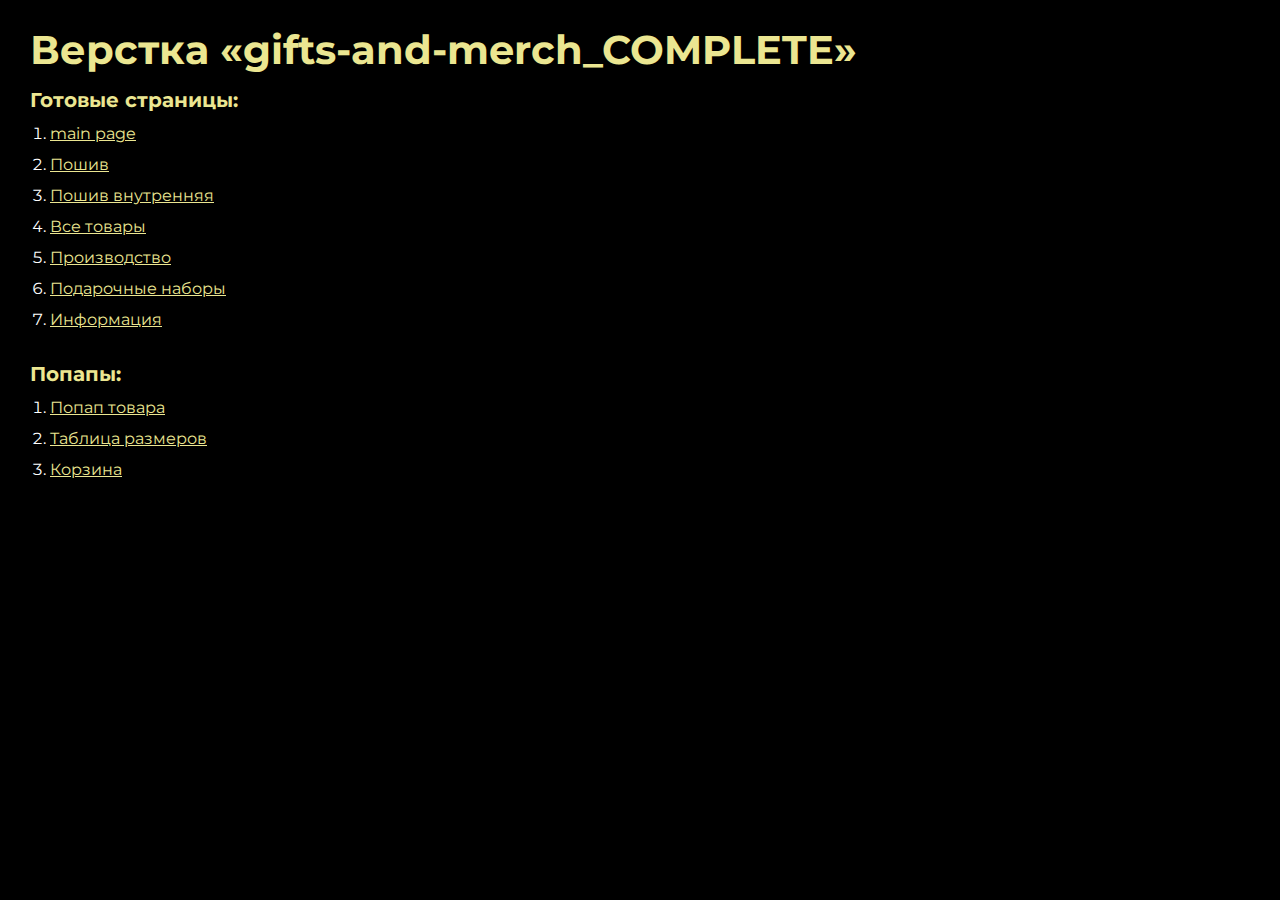
<file: index.html>
<!DOCTYPE html>
<html>

<head>
	<meta charset="UTF-8">
	<meta name="viewport" content="width=device-width, initial-scale=1.0">
	<title>Верстка</title>
</head>

<body>
	<div class="rootpage">
		<h1>Верстка «gifts-and-merch_COMPLETE»</h1>
		<h2>Готовые страницы:</h2>
		<ol class="rootpage__list">
			<li><a target="_blank" href="home.html">main page</a></li>
			<li><a target="_blank" href="sewing.html">Пошив</a></li>
			<li><a target="_blank" href="sewing-order.html">Пошив внутренняя</a></li>
			<li><a target="_blank" href="all-goods.html">Все товары</a></li>
			<li><a target="_blank" href="production.html">Производство</a></li>
			<li><a target="_blank" href="gifts.html">Подарочные наборы</a></li>
			<li><a target="_blank" href="contacts.html">Информация</a></li>
		</ol>
		<h2>Попапы:</h2>
		<ol class="rootpage__list">
			<li><a target="_blank" href="all-goods.html#goods">Попап товара</a></li>
			<li><a target="_blank" href="all-goods.html#size">Таблица размеров</a></li>
			<li><a target="_blank" href="all-goods.html#basket">Корзина</a></li>
		</ol>
	</div>
</body>
<style>
	@charset "UTF-8";
	@import url("https://fonts.googleapis.com/css?family=Montserrat:regular,700&display=swap");

	*,
	*::before,
	*::after {
		padding: 0px;
		margin: 0px;
		border: 0px;
		box-sizing: border-box;
	}

	html,
	body {
		height: 100%;
		margin: 0;
		padding: 0;
		min-width: 320px;
		width: 100%;
		color: #fff;
		background-color: #000;
	}

	body {
		font-family: Montserrat;
		font-size: 100%;
		line-height: 1;
		font-size: 1rem;
	}

	a {
		text-decoration: underline;
		color: #ebe691
	}

	a:visited {
		text-decoration: underline;
		color: #aaa768;
	}

	a:hover {
		text-decoration: none;
	}

	ul li {
		list-style: none;
	}

	img {
		vertical-align: top;
	}

	.wrapper {
		width: 100%;
		min-height: 100%;
		overflow: hidden;
	}

	.rootpage {
		padding: 30px;
		display: flex;
		flex-direction: column;
		align-items: flex-start;
	}

	@media (max-width: 767px) {
		.rootpage {
			padding: 30px 15px;
		}
	}

	h1 {
		color: #ebe691;
		font-size: 2.5rem;
		margin: 0px 0px 1.25rem 0px;
	}

	@media (max-width: 767px) {
		h1 {
			font-size: 1.85rem;
			margin: 0px 0px 1.25rem 0px;
		}
	}

	h2 {
		color: #ebe691;
		font-size: 1.25rem;
		margin: 0px 0px 1rem 0px;
	}

	@media (max-width: 767px) {
		h2 {
			font-size: 1.125rem;
			margin: 0px 0px 1rem 0px;
		}
	}

	.rootpage__info {
		line-height: 140%;
		margin: 0px 0px 1.5rem 0px;
	}

	.rootpage__list {
		margin: 0px 0px 2.25rem 1.25rem;
	}

	.rootpage__list li:not(:last-child) {
		margin: 0px 0px 15px 0px;
	}

	.rootpage__contacts,
	.rootpage__tnx {
		border-radius: 200px;
		padding: 20px 65px;
		line-height: 140%;
	}

	@media (max-width: 767px) {

		.rootpage__contacts,
		.rootpage__tnx {
			border-radius: 40px;
			padding: 20px;
		}
	}

	.rootpage__contacts {
		background: #32b5a4;

	}

	.rootpage__contacts a {
		color: #ebe691;
	}

	.rootpage__tnx {
		background: #c22d63;
		margin: 0px 0px 1rem 0px;
	}
</style>

</html>
</file>
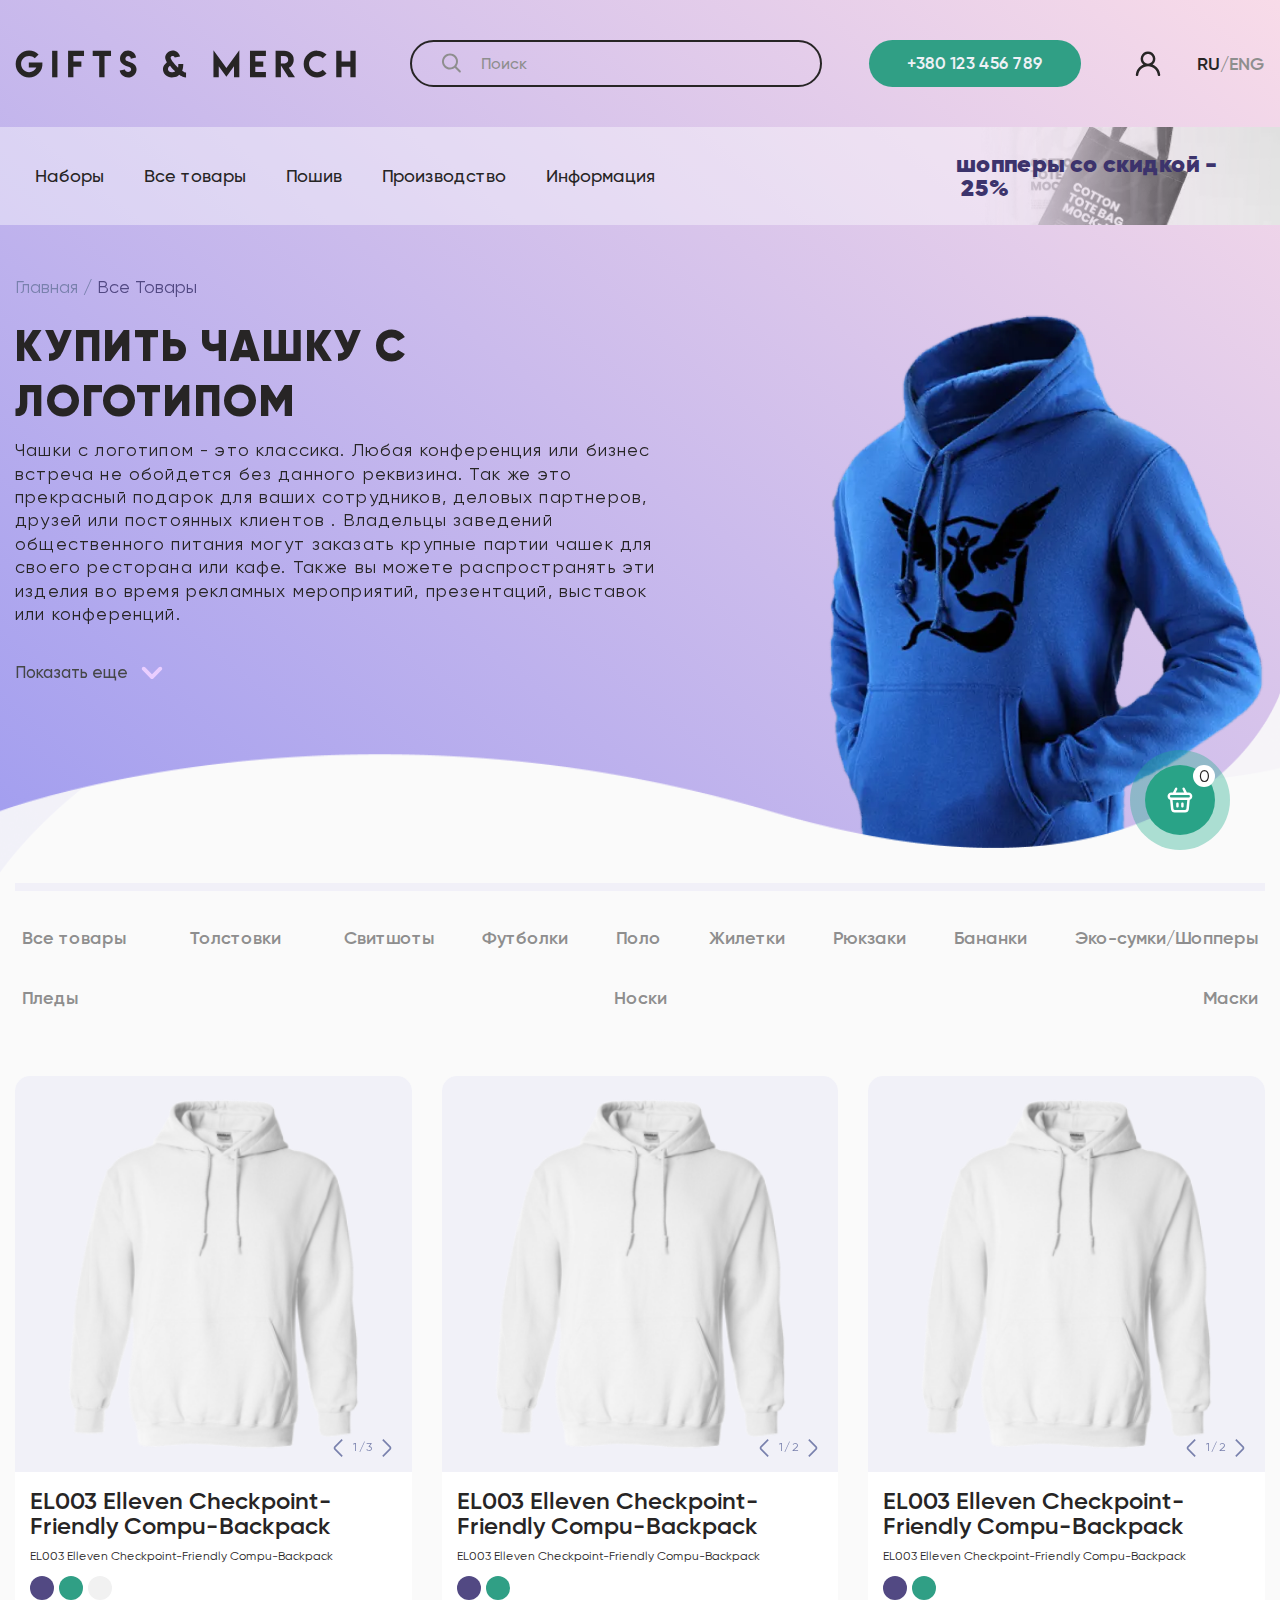
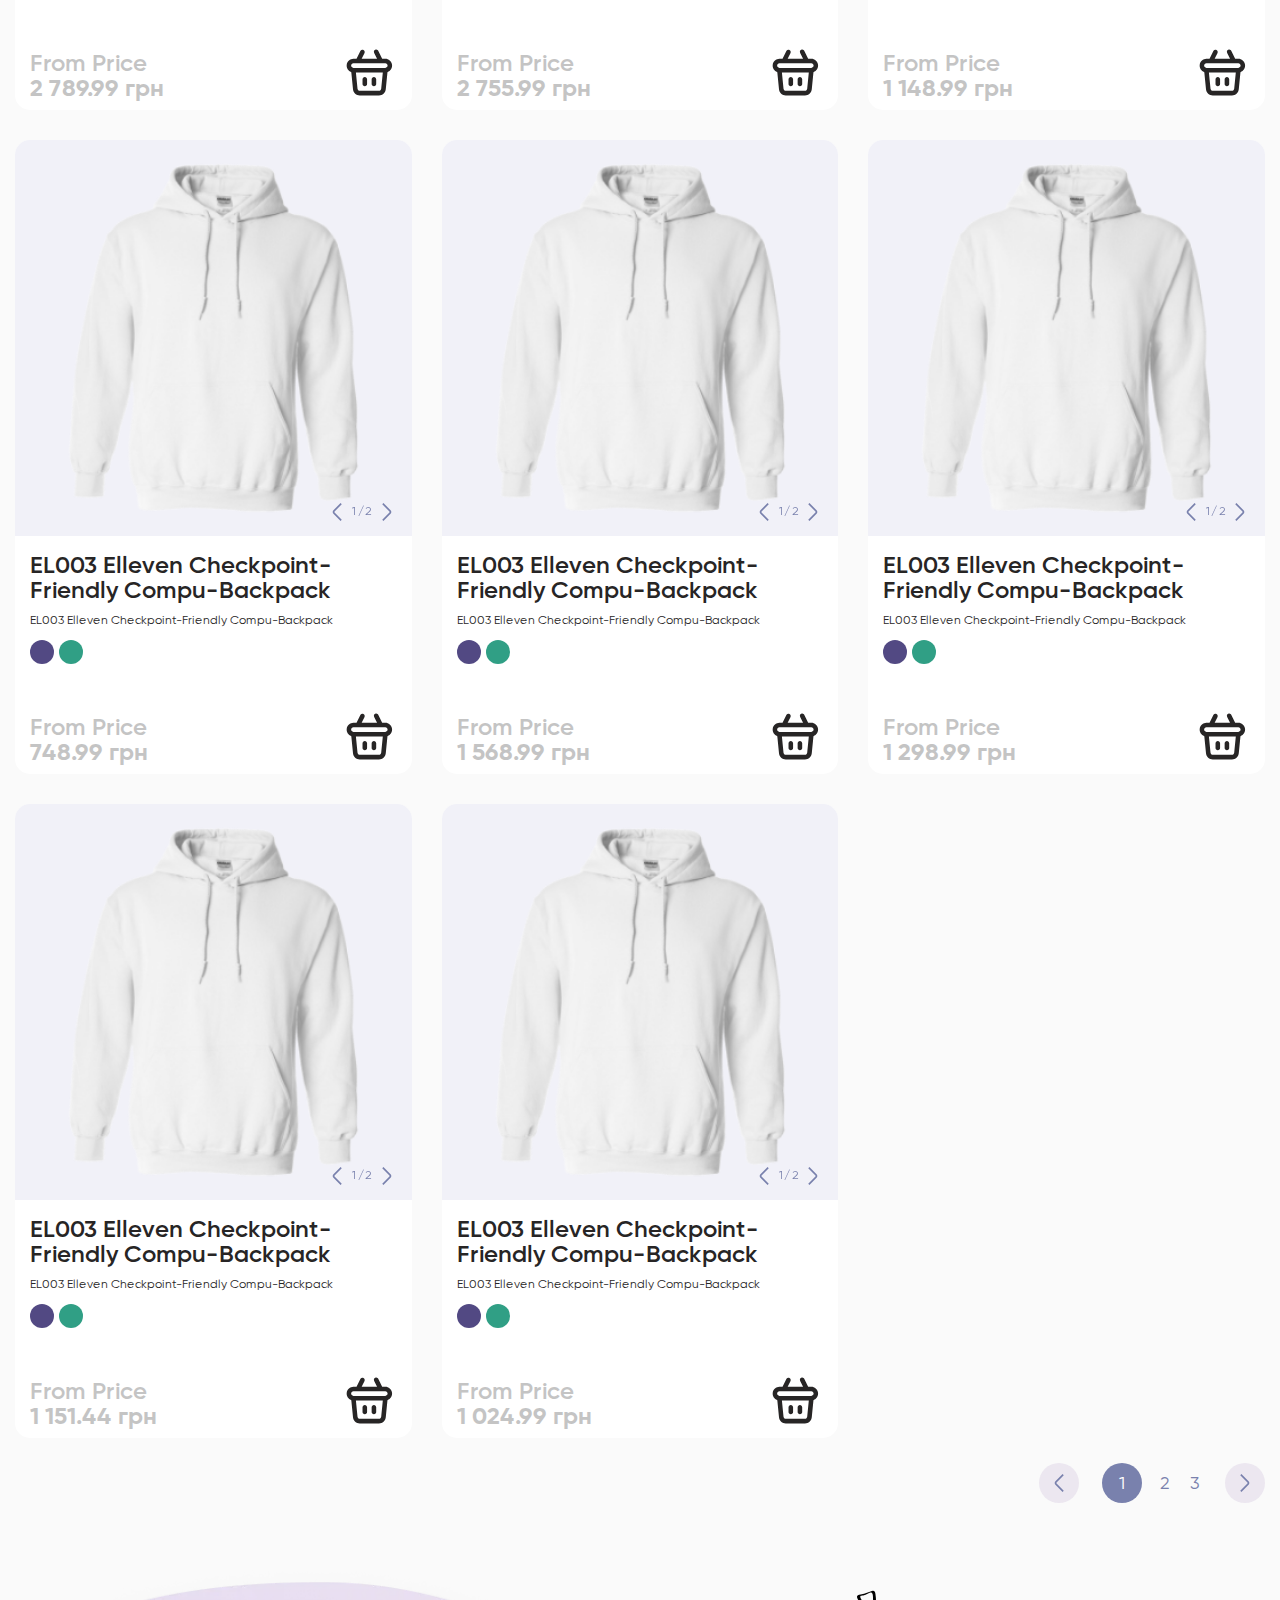
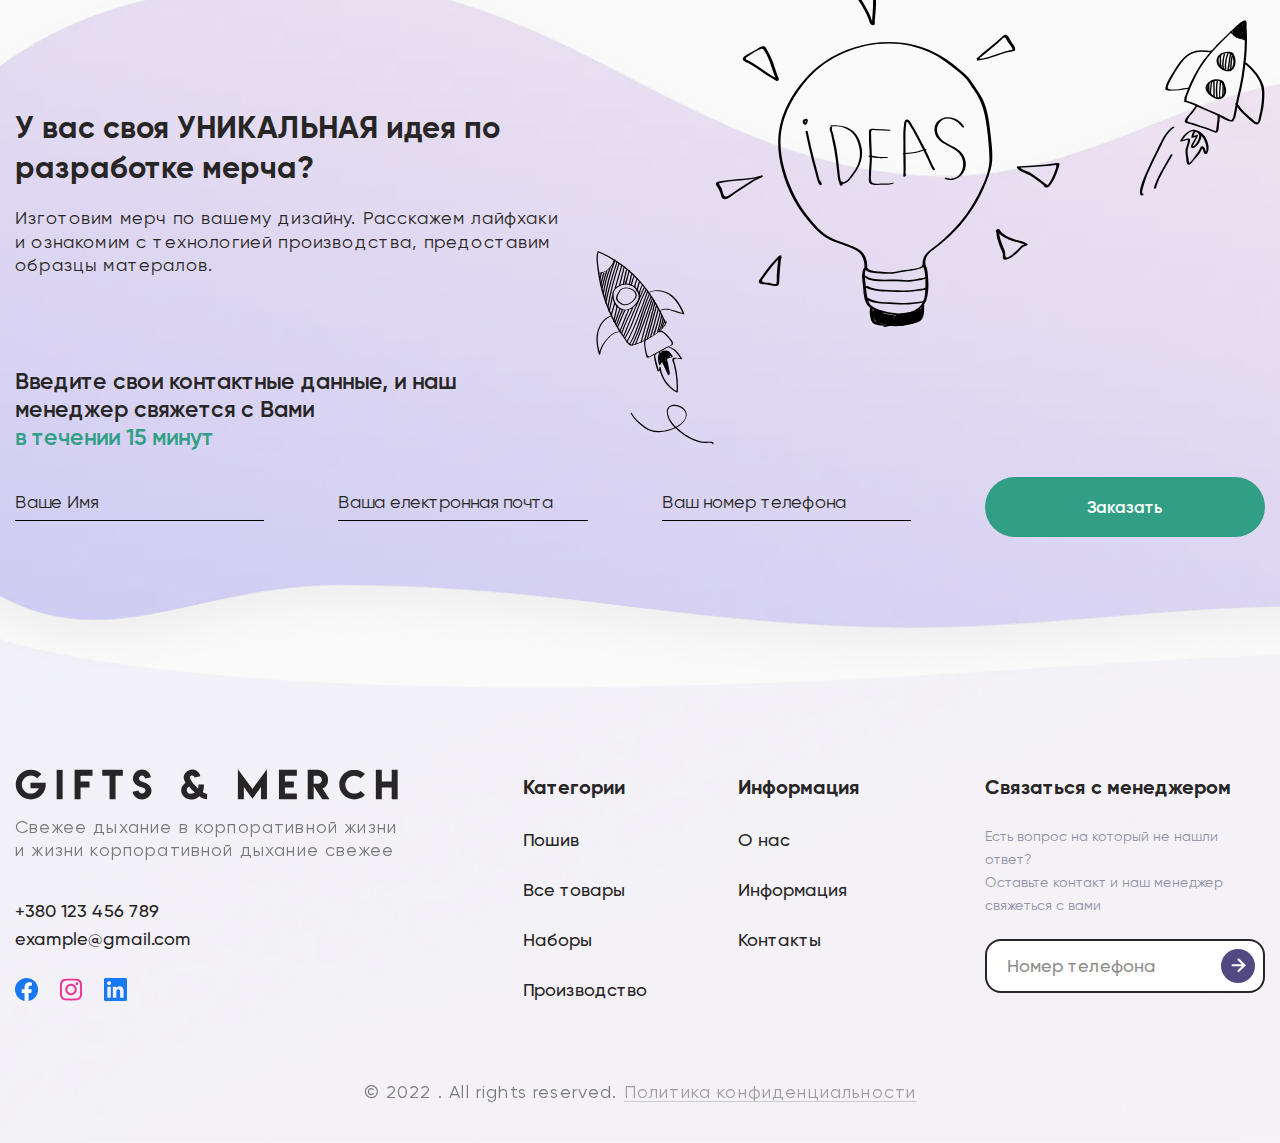
<file: all-goods.html>
<!DOCTYPE html>
<html lang="ru">

<head>
	<title>All goods</title>
	<meta charset="UTF-8">
	<meta name="format-detection" content="telephone=no">
	<!-- <style>body{opacity: 0;}</style> -->
	<link rel="stylesheet" href="css/style.min.css?_v=20230223230019">
	<link rel="shortcut icon" href="favicon.ico">
	<!-- <meta name="robots" content="noindex, nofollow"> -->
	<meta name="viewport" content="width=device-width, initial-scale=1.0">
	<!-- Стили для прелоадера -->
	<style class="preloader-style">
		.preloader {
			pointer-events: none;
			z-index: 1000;
			position: fixed;
			width: 100vw;
			height: 100vh;
			top: 0;
			left: 0;
			display: flex;
			justify-content: center;
			align-items: center;
			background: #F6F3F7;
		}

		.preloader * {
			box-sizing: border-box;
		}

		.preloader__body {
			padding: 0.93rem;
			display: flex;
			flex-direction: column;
			position: relative;
			width: 280px;
			height: 280px;
		}

		.preloader__one,
		.preloader__two {
			position: absolute;
			width: 175px;
			height: 175px;
			border-radius: 50%;
			top: 0;
			right: 0;
			bottom: 0;
			left: 0;
			margin: auto;
		}

		.preloader__one {
			animation: spin1 2.3s infinite linear;
		}

		.preloader__two {
			transform: rotate(45deg);
			animation: spin2 2.3s infinite linear;
		}

		.preloader__one_one,
		.preloader__two_five {
			border-top: 3px solid transparent;
		}

		.preloader__one_two,
		.preloader__two_six {
			border-right: 3px solid transparent;
		}

		.preloader__one_three,
		.preloader__two_seven {
			border-bottom: 3px solid transparent;
		}

		.preloader__one_four,
		.preloader__two_eight {
			border-left: 3px solid transparent;
		}

		.preloader__one_one {
			top: -100px;
		}

		.preloader__one_two {
			right: -100px;
		}

		.preloader__one_three {
			bottom: -100px;
		}

		.preloader__one_four {
			left: -100px;
		}

		.preloader__two_five {
			right: -70.5px;
			bottom: 70.5px;
		}

		.preloader__two_six {
			left: 70.5px;
			top: 70.5px;
		}

		.preloader__two_seven {
			left: -70.5px;
			top: 70.5px;
		}

		.preloader__two_eight {
			right: 70.5px;
			top: -70.5px;
		}

		@keyframes spin1 {
			from {
				transform: rotate(0deg);
			}

			to {
				transform: rotate(360deg);
			}

			0% {
				border-color: #d7caf2;
			}

			50% {
				border-color: #9864ff;
			}

			100% {
				border-color: #d7caf2;
			}
		}

		@keyframes spin2 {
			from {
				transform: rotate(45deg);
			}

			to {
				transform: rotate(405deg);
			}

			0% {
				border-color: #d7caf2;
			}

			50% {
				border-color: #9864ff;
			}

			100% {
				border-color: #d7caf2;
			}
		}

		.preloader__counter {
			font-size: 20px;
			position: absolute;
			top: 50%;
			left: 50%;
			transform: translate(-50%, -50%);
			color: rgba(152, 100, 255, 0.8);
			font-family: sans-serif;
		}

		.preloader__line span {
			position: absolute;
			bottom: 0;
			left: 0;
			height: 3px;
			background-color: rgba(152, 100, 255, 0.8);
			border-radius: 16px;
			transition: width 0.3s ease 0s;
		}

		.lock body {
			overflow: hidden;
			touch-action: none;
			overscroll-behavior: none;
		}

		.wrapper {
			opacity: 0;
			visibility: hidden;
		}

		.loading .preloader {
			opacity: 1;
			visibility: visible;
		}

		.loaded .preloader {
			opacity: 0;
			visibility: hidden;
			transition: all 0.5s ease 0s;
		}

		.loaded .wrapper {
			transition: opacity 0.5s ease 0s;
			opacity: 1;
			visibility: visible;
		}
	</style>
	<!-- Скрипт прелоадера -->
	<script id="preloader">
		(function() {
			const preloaderContainer = document.querySelector('#preloader');
			let preloader, preloaderBody, showPecentLoad, showLineLoad;
			const htmlDocument = document.documentElement;
			const settings = {
				// Задержка перед удалением прелоадера из html после окончания загрузки
				delayRemovePreloader: 500,
				// Функціонал відсоткового відображення завантаження
				counter: true,
				// Функционал процентного отображения загрузки
				line: false,
				// Функционал кастомного отображения разных элементов (можно редактировать) – для включения перевести init в позицию true.
				custom: {
					init: true,
					// Элементы, которые нужно добавлять в preloader__body
					body: `
				<div class="preloader__one preloader__one_one"></div>
				<div class="preloader__one preloader__one_two"></div>
				<div class="preloader__one preloader__one_three"></div>
				<div class="preloader__one preloader__one_four"></div>
				<div class="preloader__two preloader__two_five"></div>
				<div class="preloader__two preloader__two_six"></div>
				<div class="preloader__two preloader__two_seven"></div>
				<div class="preloader__two preloader__two_eight"></div>
				`
				},
			};
			window.addEventListener("load", () => htmlDocument.classList.add('download-done'));
			const checkBodyinterval = setInterval(() => {
				if (document.body) {
					clearInterval(checkBodyinterval);
					const preloaderTemplate = `
								<div class="preloader">
									<div class="preloader__body">
										${settings.custom.init ? settings.custom.body : ''}
										${settings.counter ? '<div class="preloader__counter">0%</div>' : ''}
										${settings.line ? '<div class="preloader__line"><span></span></div>' : ''}
									</div>
								</div>
							`;
					htmlDocument.insertAdjacentHTML("beforeend", preloaderTemplate);
					preloader = document.querySelector('.preloader');
					preloaderBody = preloader.querySelector('.preloader__body');
					showPecentLoad = document.querySelector('.preloader__counter');
					showLineLoad = document.querySelector('.preloader__line span');
				}
			}, 10);
			const checkScriptsInterval = setInterval(() => {
				const mainScriptsTag = document.querySelector('[data-main-script]');
				if (mainScriptsTag) {
					clearInterval(checkScriptsInterval);
					let preloaderImages = document.querySelectorAll('img');
					const preloaderStyle = document.querySelector('.preloader-style');
					if (preloaderImages.length) {
						const intervalDelayCuonter = 4 * preloaderImages.length < 40 ? 4 * preloaderImages.length : 40;
						let imagesLoadedCount = counter = progress = 0;
						htmlDocument.classList.add('loading');
						htmlDocument.classList.add('lock');
						preloaderImages.forEach(preloaderImage => {
							const imgClone = document.createElement('img');
							if (imgClone) {
								imgClone.onload = imageLoaded;
								imgClone.onerror = imageLoaded;
								preloaderImage.dataset.src ? imgClone.src = preloaderImage.dataset.src : imgClone.src = preloaderImage.src;
							}
						});

						function setValueProgress(progress) {
							showPecentLoad ? showPecentLoad.innerText = `${progress}%` : null;
							showLineLoad ? showLineLoad.style.width = `${progress}%` : null;
						}
						showPecentLoad ? setValueProgress(progress) : null;

						function imageLoaded() {
							imagesLoadedCount++;
							progress = Math.round((100 / preloaderImages.length) * imagesLoadedCount);
							const intervalId = setInterval(() => {
								counter >= progress ? clearInterval(intervalId) : setValueProgress(++counter);
								counter >= 100 ? addLoadedClass() : null;
							}, intervalDelayCuonter);
						}

						function addLoadedClass() {
							if (this.isRun == true) return;
							this.isRun = true;

							let timer = setInterval(() => {
								if (htmlDocument.closest('.download-done')) {
									htmlDocument.classList.remove('lock');
									htmlDocument.classList.remove('loading');
									setTimeout(() => {
										htmlDocument.classList.remove('download-done');
										htmlDocument.classList.add('loaded');
									}, settings.delayRemovePreloader >= 500 ? settings.delayRemovePreloader - 500 : 0);
									const intervalRemovePreloader = setInterval(() => {
										preloader.remove();
										if (preloaderStyle) {
											preloaderStyle.remove();
										}
										clearInterval(intervalRemovePreloader);
										clearInterval(timer);
										preloaderContainer.remove();
										mainScriptsTag.removeAttribute('data-main-script');
									}, settings.delayRemovePreloader);
								} else {
									return;
								}
							}, 300);
						}
					} else {
						if (preloaderStyle) {
							preloaderStyle.remove();
						}
						preloaderContainer.remove();
					}
				}
			}, 10);
		})();
	</script>
</head>

<body>
	<div class="wrapper wrapper_other">

		<header class="header">
			<div class="header__container">
				<div class="header__row row-header-top">
					<a href="home.html" class="row-header-top__logo">
						<img src="img/logo.svg" alt="">
					</a>
					<div class="row-header-top__content">
						<form id="form-hidden" action="#" class="row-header-top__search-form">
							<div class="row-header-top__inner">
								<input id="search-input" autocomplete="off" type="text" name="form[]" data-required data-validate data-value="" placeholder="Поиск" data-placeholder-nohide class="row-header-top__input input">
								<button type="submit" class="row-header-top__button row-header-top__button_position">
									<svg>
										<use xlink:href="img/icons/icons.svg#search"></use>
									</svg>
								</button>
								<button id="form-search-clean" type="button" class="row-header-top__button row-header-top__button_clean">
									<svg>
										<use xlink:href="img/icons/icons.svg#close"></use>
									</svg>
								</button>
							</div>
							<button id="switch-form-hide" type="button" class="row-header-top__button row-header-top__button_close">
								<svg>
									<use xlink:href="img/icons/icons.svg#close"></use>
								</svg>
							</button>
						</form>
						<button id="switch-form-visible" type="button" class="row-header-top__button row-header-top__button_media">
							<svg>
								<use xlink:href="img/icons/icons.svg#search"></use>
							</svg>
						</button>
						<a data-da=".menu__media_tel,767.98,0" href="tel:+380123456789" class="row-header-top__btn btn"><span>+380 123 456 789</span></a>
						<div class="row-header-top__actions actions-header">
							<a data-da=".menu__media_actions,991.98,1" href="#" class="actions-header__autorization">
								<svg>
									<use xlink:href="img/icons/icons.svg#user"></use>
								</svg>
							</a>
							<ul data-da=".menu__media_actions,991.98,0" id="lang" class="actions-header__lang">
								<li><span data-lang="ru">ru</span></li>
								<li><span data-lang="en">eng</span></li>
							</ul>
							<button type="button" class="actions-header__icon icon-menu">
								<span></span>
								<span></span>
								<span></span>
							</button>
						</div>
					</div>
				</div>
				<div class="header__row menu">
					<nav class="menu__body">
						<div class="menu__media menu__media_actions"></div>
						<ul data-spollers="991.98,max" class="menu__list">
							<li class="menu__item"><a href="gifts.html" class="menu__link">Наборы</a></li>
							<li class="menu__item">
								<a data-spoller href="#" class="menu__link menu__link_submenu">Все товары</a>
								<div class="menu__sublist-body">
									<ul class="menu__sublist">
										<li><a href="all-goods.html" class="menu__sublink">Все товары</a></li>
										<li><a href="#" class="menu__sublink">Одежда</a></li>
										<li>
											<a href="#" data-spoller class="menu__sublink menu__sublink_decor">Сумки и аксессуары</a>
											<div class="menu__sublist-body menu__sublist-body_right">
												<ul class="menu__sublist">
													<li><a href="#" class="menu__sublink">Сумки и аксессуары</a></li>
													<li><a href="#" class="menu__sublink">Рюкзак</a></li>
													<li><a href="#" class="menu__sublink">Сумка/Экосумка</a></li>
													<li><a href="#" class="menu__sublink">Бананка</a></li>
													<li><a href="#" class="menu__sublink">Шапка</a></li>
													<li><a href="#" class="menu__sublink">Маска для сна</a></li>
													<li><a href="#" class="menu__sublink">Защитная маска</a></li>
													<li><a href="#" class="menu__sublink">Значки/Пины</a></li>
													<li><a href="#" class="menu__sublink">Брелки</a></li>
													<li><a href="#" class="menu__sublink">Обложка на паспорт/тревелкейс/кардхолдер</a></li>
												</ul>
											</div>
										</li>
										<li>
											<a href="#" data-spoller class="menu__sublink menu__sublink_decor">Для офиса</a>
											<div class="menu__sublist-body menu__sublist-body_right">
												<ul class="menu__sublist">
													<li><a href="#" class="menu__sublink">Для офиса</a></li>
													<li><a href="#" class="menu__sublink">Рюкзак</a></li>
													<li><a href="#" class="menu__sublink">Сумка/Экосумка</a></li>
													<li><a href="#" class="menu__sublink">Бананка</a></li>
													<li><a href="#" class="menu__sublink">Шапка</a></li>
													<li><a href="#" class="menu__sublink">Маска для сна</a></li>
													<li><a href="#" class="menu__sublink">Защитная маска</a></li>
													<li><a href="#" class="menu__sublink">Значки/Пины</a></li>
													<li><a href="#" class="menu__sublink">Брелки</a></li>
													<li><a href="#" class="menu__sublink">Обложка на паспорт/тревелкейс/кардхолдер</a></li>
												</ul>
											</div>
										</li>
										<li><a href="#" class="menu__sublink">Посуда</a></li>
										<li><a href="#" class="menu__sublink">Отдых</a></li>
										<li><a href="#" class="menu__sublink">Вкусности</a></li>
										<li><a href="#" class="menu__sublink">Электроника</a></li>
									</ul>
								</div>
							</li>
							<li class="menu__item"><a href="sewing.html" class="menu__link">Пошив</a></li>
							<li class="menu__item"><a href="production.html" class="menu__link">Производство</a></li>
							<li class="menu__item"><a href="contacts.html" class="menu__link">Информация</a></li>
						</ul>
						<div class="menu__media menu__media_email"></div>
						<div class="menu__media menu__media_tel"></div>
						<div class="menu__media menu__media_social"></div>
					</nav>
					<div class="menu__banner">
						<a href="#" class="menu__text">
							Шопперы со скидкой&nbsp;-&nbsp;25%
						</a>
					</div>
				</div>
			</div>
		</header>
		<main class="page">
			<div class="page__mainscreen mainscreen">
				<div class="mainscreen__container">
					<div class="mainscreen__body">
						<div class="mainscreen__content">
							<div class="mainscreen__breadcrumb breadcrumb">
								<ul class="breadcrumb__list">
									<li class="breadcrumb__item">
										<a href="home.html">Главная</a>
									</li>
									<li class="breadcrumb__item breadcrumb__item_active">
										<a href="#">Все товары</a>
									</li>
								</ul>
							</div>
							<h1 class="mainscreen__title main-title">
								купить чашку с логотипом
							</h1>
							<p class="mainscreen__subtitle subtitle">
								Чашки с логотипом - это классика. Любая конференция или бизнес встреча не обойдется без данного
								реквизина. Так же это прекрасный подарок для ваших
								сотрудников, деловых партнеров, друзей или постоянных клиентов . Владельцы заведений
								общественного питания могут заказать крупные партии чашек для своего
								ресторана или кафе. Также вы можете распространять эти изделия во время рекламных мероприятий,
								презентаций, выставок или конференций.
							</p>
							<div class="mainscreen__actions actions-mainscreen">
								<a href="#" class="actions-mainscreen__show-more">
									<span>Показать еще</span>
									<svg>
										<use xlink:href="img/icons/icons.svg#arrow-down"></use>
									</svg>
								</a>
							</div>
						</div>
						<div class="mainscreen__picture">
							<picture><source srcset="img/mainscreen/sewing-bg.webp" type="image/webp"><img src="img/mainscreen/sewing-bg.png" alt="tho girls"></picture>
						</div>
					</div>
				</div>
			</div>
			<div class="page__filter-goods goods-filter">
				<div class="goods-filter__container">
					<nav class="goods-filter__nav nav-goods-filter">
						<span class="nav-goods-filter__interactive-decor"></span>
						<ul class="nav-goods-filter__list">
							<li data-filter-goods="all-goods" class="nav-goods-filter__item">
								<a href="#">Все товары</a>
							</li>
							<li data-filter-goods="sweatshirts" class="nav-goods-filter__item nav-goods-filter__item_submenu">
								<a href="#">Толстовки</a>
								<ul class="nav-goods-filter__sublist">
									<li data-filter-goods="" class="nav-goods-filter__subitem">
										<a href="#">Худи на замке</a>
									</li>
									<li data-filter-goods="" class="nav-goods-filter__subitem">
										<a href="#">Худи классические</a>
									</li>
									<li data-filter-goods="" class="nav-goods-filter__subitem">
										<a href="#">Худи оверсайз</a>
									</li>
								</ul>
							</li>
							<li data-filter-goods="hoodies" class="nav-goods-filter__item">
								<a href="#">Свитшоты</a>
							</li>
							<li data-filter-goods="t-shirts" class="nav-goods-filter__item">
								<a href="#">Футболки</a>
							</li>
							<li data-filter-goods="polo" class="nav-goods-filter__item">
								<a href="#">Поло</a>
							</li>
							<li data-filter-goods="vests" class="nav-goods-filter__item">
								<a href="#">Жилетки</a>
							</li>
							<li data-filter-goods="backpacks" class="nav-goods-filter__item">
								<a href="#">Рюкзаки</a>
							</li>
							<li data-filter-goods="bananas" class="nav-goods-filter__item">
								<a href="#">Бананки</a>
							</li>
							<li data-filter-goods="eco-bags/shoppers" class="nav-goods-filter__item">
								<a href="#">Эко-сумки/Шопперы </a>
							</li>
							<li data-filter-goods="plaids" class="nav-goods-filter__item">
								<a href="#">Пледы</a>
							</li>
							<li data-filter-goods="socks" class="nav-goods-filter__item">
								<a href="#">Носки</a>
							</li>
							<li data-filter-goods="masks" class="nav-goods-filter__item">
								<a href="#">Маски</a>
							</li>
						</ul>
					</nav>
					<div data-collection="all-goods" class="goods-filter__row">
						<!-- <div data-add-to-cart class="goods-filter__card">
							<div class="goods-filter__slider swiper">
								<div class="goods-filter__wrapper swiper-wrapper">
									<a data-popup="#goods" href="#" class="goods-filter__slide-ibg swiper-slide">
										<picture><source srcset="img/goods/1.webp" type="image/webp"><img src="img/goods/1.png" alt=""></picture>
									</a>
									<a data-popup="#goods" href="#" class="goods-filter__slide-ibg swiper-slide">
										<picture><source srcset="img/goods/1.webp" type="image/webp"><img src="img/goods/1.png" alt=""></picture>
									</a>
								</div>
								<div class="goods-filter__actions-slider">
									<span class="goods-filter__card-sider-arrow goods-filter__card-sider-arrow_prev">
										<svg>
											<use xlink:href="img/icons/icons.svg#arrow-left"></use>
										</svg>
									</span>
									<div class="goods-filter__pagination-card"></div>
									<span class="goods-filter__card-sider-arrow goods-filter__card-sider-arrow_next">
										<svg>
											<use xlink:href="img/icons/icons.svg#arrow-right"></use>
										</svg>
									</span>
								</div>
							</div>
							<div class="goods-filter__content content-goods-card">
								<h3 data-add-to-cart-name class="content-goods-card__label"><a data-popup="#goods"
										href="#">EL003 Elleven Checkpoint-Friendly Compu-Backpack</a></h3>
								<p class="content-goods-card__subtitle">
									EL003 Elleven Checkpoint-Friendly Compu-Backpack
								</p>
								<div class="content-goods-card__colors colors">
									<span data-color="#F1F1F1" class="colors__label-color"></span>
									<span data-color="#524983" class="colors__label-color"></span>
									<span data-color="#309F85" class="colors__label-color"></span>
								</div>
								<div class="content-goods-card__bottom bottom-goods-card">
									<div class="bottom-goods-card__price-body">
										<span class="bottom-goods-card__text">From Price</span>
										<span class="bottom-goods-card__price"><span data-add-to-cart-price>2 789.69</span> <span
												data-add-to-cart-price-currency>грн</span></span>
									</div>
									<a href="#" data-popup="#goods" class="bottom-goods-card__add-basket">
										<svg>
											<use xlink:href="img/icons/icons.svg#basket"></use>
										</svg>
									</a>
								</div>
							</div>
						</div>
						<div data-add-to-cart class="goods-filter__card">
							<div class="goods-filter__slider swiper">
								<div class="goods-filter__wrapper swiper-wrapper">
									<a data-popup="#goods" href="#" class="goods-filter__slide-ibg swiper-slide">
										<picture><source srcset="img/goods/1.webp" type="image/webp"><img src="img/goods/1.png" alt=""></picture>
									</a>
									<a data-popup="#goods" href="#" class="goods-filter__slide-ibg swiper-slide">
										<picture><source srcset="img/goods/1.webp" type="image/webp"><img src="img/goods/1.png" alt=""></picture>
									</a>
								</div>
								<div class="goods-filter__actions-slider">
									<span class="goods-filter__card-sider-arrow goods-filter__card-sider-arrow_prev">
										<svg>
											<use xlink:href="img/icons/icons.svg#arrow-left"></use>
										</svg>
									</span>
									<div class="goods-filter__pagination-card"></div>
									<span class="goods-filter__card-sider-arrow goods-filter__card-sider-arrow_next">
										<svg>
											<use xlink:href="img/icons/icons.svg#arrow-right"></use>
										</svg>
									</span>
								</div>
							</div>
							<div class="goods-filter__content content-goods-card">
								<h3 data-add-to-cart-name class="content-goods-card__label"><a data-popup="#goods"
										href="#">EL003 Elleven Checkpoint-Friendly Compu-Backpack</a></h3>
								<p class="content-goods-card__subtitle">
									EL003 Elleven Checkpoint-Friendly Compu-Backpack
								</p>
								<div class="content-goods-card__colors colors">
									<span data-color="#F1F1F1" class="colors__label-color"></span>
									<span data-color="#524983" class="colors__label-color"></span>
									<span data-color="#309F85" class="colors__label-color"></span>
								</div>
								<div class="content-goods-card__bottom bottom-goods-card">
									<div class="bottom-goods-card__price-body">
										<span class="bottom-goods-card__text">From Price</span>
										<span class="bottom-goods-card__price"><span data-add-to-cart-price>2 789.69</span> <span
												data-add-to-cart-price-currency>грн</span></span>
									</div>
									<a href="#" data-popup="#goods" class="bottom-goods-card__add-basket">
										<svg>
											<use xlink:href="img/icons/icons.svg#basket"></use>
										</svg>
									</a>
								</div>
							</div>
						</div>
						<div data-add-to-cart class="goods-filter__card">
							<div class="goods-filter__slider swiper">
								<div class="goods-filter__wrapper swiper-wrapper">
									<a data-popup="#goods" href="#" class="goods-filter__slide-ibg swiper-slide">
										<picture><source srcset="img/goods/1.webp" type="image/webp"><img src="img/goods/1.png" alt=""></picture>
									</a>
									<a data-popup="#goods" href="#" class="goods-filter__slide-ibg swiper-slide">
										<picture><source srcset="img/goods/1.webp" type="image/webp"><img src="img/goods/1.png" alt=""></picture>
									</a>
								</div>
								<div class="goods-filter__actions-slider">
									<span class="goods-filter__card-sider-arrow goods-filter__card-sider-arrow_prev">
										<svg>
											<use xlink:href="img/icons/icons.svg#arrow-left"></use>
										</svg>
									</span>
									<div class="goods-filter__pagination-card"></div>
									<span class="goods-filter__card-sider-arrow goods-filter__card-sider-arrow_next">
										<svg>
											<use xlink:href="img/icons/icons.svg#arrow-right"></use>
										</svg>
									</span>
								</div>
							</div>
							<div class="goods-filter__content content-goods-card">
								<h3 data-add-to-cart-name class="content-goods-card__label"><a data-popup="#goods"
										href="#">EL003 Elleven Checkpoint-Friendly Compu-Backpack</a></h3>
								<p class="content-goods-card__subtitle">
									EL003 Elleven Checkpoint-Friendly Compu-Backpack
								</p>
								<div class="content-goods-card__colors colors">
									<span data-color="#F1F1F1" class="colors__label-color"></span>
									<span data-color="#524983" class="colors__label-color"></span>
									<span data-color="#309F85" class="colors__label-color"></span>
								</div>
								<div class="content-goods-card__bottom bottom-goods-card">
									<div class="bottom-goods-card__price-body">
										<span class="bottom-goods-card__text">From Price</span>
										<span class="bottom-goods-card__price"><span data-add-to-cart-price>2 789.69</span> <span
												data-add-to-cart-price-currency>грн</span></span>
									</div>
									<a href="#" data-popup="#goods" class="bottom-goods-card__add-basket">
										<svg>
											<use xlink:href="img/icons/icons.svg#basket"></use>
										</svg>
									</a>
								</div>
							</div>
						</div>
						<div data-add-to-cart class="goods-filter__card">
							<div class="goods-filter__slider swiper">
								<div class="goods-filter__wrapper swiper-wrapper">
									<a data-popup="#goods" href="#" class="goods-filter__slide-ibg swiper-slide">
										<picture><source srcset="img/goods/1.webp" type="image/webp"><img src="img/goods/1.png" alt=""></picture>
									</a>
									<a data-popup="#goods" href="#" class="goods-filter__slide-ibg swiper-slide">
										<picture><source srcset="img/goods/1.webp" type="image/webp"><img src="img/goods/1.png" alt=""></picture>
									</a>
								</div>
								<div class="goods-filter__actions-slider">
									<span class="goods-filter__card-sider-arrow goods-filter__card-sider-arrow_prev">
										<svg>
											<use xlink:href="img/icons/icons.svg#arrow-left"></use>
										</svg>
									</span>
									<div class="goods-filter__pagination-card"></div>
									<span class="goods-filter__card-sider-arrow goods-filter__card-sider-arrow_next">
										<svg>
											<use xlink:href="img/icons/icons.svg#arrow-right"></use>
										</svg>
									</span>
								</div>
							</div>
							<div class="goods-filter__content content-goods-card">
								<h3 data-add-to-cart-name class="content-goods-card__label"><a data-popup="#goods"
										href="#">EL003 Elleven Checkpoint-Friendly Compu-Backpack</a></h3>
								<p class="content-goods-card__subtitle">
									EL003 Elleven Checkpoint-Friendly Compu-Backpack
								</p>
								<div class="content-goods-card__colors colors">
									<span data-color="#F1F1F1" class="colors__label-color"></span>
									<span data-color="#524983" class="colors__label-color"></span>
									<span data-color="#309F85" class="colors__label-color"></span>
								</div>
								<div class="content-goods-card__bottom bottom-goods-card">
									<div class="bottom-goods-card__price-body">
										<span class="bottom-goods-card__text">From Price</span>
										<span class="bottom-goods-card__price"><span data-add-to-cart-price>2 789.69</span> <span
												data-add-to-cart-price-currency>грн</span></span>
									</div>
									<a href="#" data-popup="#goods" class="bottom-goods-card__add-basket">
										<svg>
											<use xlink:href="img/icons/icons.svg#basket"></use>
										</svg>
									</a>
								</div>
							</div>
						</div>
						<div data-add-to-cart class="goods-filter__card">
							<div class="goods-filter__slider swiper">
								<div class="goods-filter__wrapper swiper-wrapper">
									<a data-popup="#goods" href="#" class="goods-filter__slide-ibg swiper-slide">
										<picture><source srcset="img/goods/1.webp" type="image/webp"><img src="img/goods/1.png" alt=""></picture>
									</a>
									<a data-popup="#goods" href="#" class="goods-filter__slide-ibg swiper-slide">
										<picture><source srcset="img/goods/1.webp" type="image/webp"><img src="img/goods/1.png" alt=""></picture>
									</a>
								</div>
								<div class="goods-filter__actions-slider">
									<span class="goods-filter__card-sider-arrow goods-filter__card-sider-arrow_prev">
										<svg>
											<use xlink:href="img/icons/icons.svg#arrow-left"></use>
										</svg>
									</span>
									<div class="goods-filter__pagination-card"></div>
									<span class="goods-filter__card-sider-arrow goods-filter__card-sider-arrow_next">
										<svg>
											<use xlink:href="img/icons/icons.svg#arrow-right"></use>
										</svg>
									</span>
								</div>
							</div>
							<div class="goods-filter__content content-goods-card">
								<h3 data-add-to-cart-name class="content-goods-card__label"><a data-popup="#goods"
										href="#">EL003 Elleven Checkpoint-Friendly Compu-Backpack</a></h3>
								<p class="content-goods-card__subtitle">
									EL003 Elleven Checkpoint-Friendly Compu-Backpack
								</p>
								<div class="content-goods-card__colors colors">
									<span data-color="#F1F1F1" class="colors__label-color"></span>
									<span data-color="#524983" class="colors__label-color"></span>
									<span data-color="#309F85" class="colors__label-color"></span>
								</div>
								<div class="content-goods-card__bottom bottom-goods-card">
									<div class="bottom-goods-card__price-body">
										<span class="bottom-goods-card__text">From Price</span>
										<span class="bottom-goods-card__price"><span data-add-to-cart-price>2 789.69</span> <span
												data-add-to-cart-price-currency>грн</span></span>
									</div>
									<a href="#" data-popup="#goods" class="bottom-goods-card__add-basket">
										<svg>
											<use xlink:href="img/icons/icons.svg#basket"></use>
										</svg>
									</a>
								</div>
							</div>
						</div>
						<div data-add-to-cart class="goods-filter__card">
							<div class="goods-filter__slider swiper">
								<div class="goods-filter__wrapper swiper-wrapper">
									<a data-popup="#goods" href="#" class="goods-filter__slide-ibg swiper-slide">
										<picture><source srcset="img/goods/1.webp" type="image/webp"><img src="img/goods/1.png" alt=""></picture>
									</a>
									<a data-popup="#goods" href="#" class="goods-filter__slide-ibg swiper-slide">
										<picture><source srcset="img/goods/1.webp" type="image/webp"><img src="img/goods/1.png" alt=""></picture>
									</a>
								</div>
								<div class="goods-filter__actions-slider">
									<span class="goods-filter__card-sider-arrow goods-filter__card-sider-arrow_prev">
										<svg>
											<use xlink:href="img/icons/icons.svg#arrow-left"></use>
										</svg>
									</span>
									<div class="goods-filter__pagination-card"></div>
									<span class="goods-filter__card-sider-arrow goods-filter__card-sider-arrow_next">
										<svg>
											<use xlink:href="img/icons/icons.svg#arrow-right"></use>
										</svg>
									</span>
								</div>
							</div>
							<div class="goods-filter__content content-goods-card">
								<h3 data-add-to-cart-name class="content-goods-card__label"><a data-popup="#goods"
										href="#">EL003 Elleven Checkpoint-Friendly Compu-Backpack</a></h3>
								<p class="content-goods-card__subtitle">
									EL003 Elleven Checkpoint-Friendly Compu-Backpack
								</p>
								<div class="content-goods-card__colors colors">
									<span data-color="#F1F1F1" class="colors__label-color"></span>
									<span data-color="#524983" class="colors__label-color"></span>
									<span data-color="#309F85" class="colors__label-color"></span>
								</div>
								<div class="content-goods-card__bottom bottom-goods-card">
									<div class="bottom-goods-card__price-body">
										<span class="bottom-goods-card__text">From Price</span>
										<span class="bottom-goods-card__price"><span data-add-to-cart-price>2 789.69</span> <span
												data-add-to-cart-price-currency>грн</span></span>
									</div>
									<a href="#" data-popup="#goods" class="bottom-goods-card__add-basket">
										<svg>
											<use xlink:href="img/icons/icons.svg#basket"></use>
										</svg>
									</a>
								</div>
							</div>
						</div>
						<div data-add-to-cart class="goods-filter__card">
							<div class="goods-filter__slider swiper">
								<div class="goods-filter__wrapper swiper-wrapper">
									<a data-popup="#goods" href="#" class="goods-filter__slide-ibg swiper-slide">
										<picture><source srcset="img/goods/1.webp" type="image/webp"><img src="img/goods/1.png" alt=""></picture>
									</a>
									<a data-popup="#goods" href="#" class="goods-filter__slide-ibg swiper-slide">
										<picture><source srcset="img/goods/1.webp" type="image/webp"><img src="img/goods/1.png" alt=""></picture>
									</a>
								</div>
								<div class="goods-filter__actions-slider">
									<span class="goods-filter__card-sider-arrow goods-filter__card-sider-arrow_prev">
										<svg>
											<use xlink:href="img/icons/icons.svg#arrow-left"></use>
										</svg>
									</span>
									<div class="goods-filter__pagination-card"></div>
									<span class="goods-filter__card-sider-arrow goods-filter__card-sider-arrow_next">
										<svg>
											<use xlink:href="img/icons/icons.svg#arrow-right"></use>
										</svg>
									</span>
								</div>
							</div>
							<div class="goods-filter__content content-goods-card">
								<h3 data-add-to-cart-name class="content-goods-card__label"><a data-popup="#goods"
										href="#">EL003 Elleven Checkpoint-Friendly Compu-Backpack</a></h3>
								<p class="content-goods-card__subtitle">
									EL003 Elleven Checkpoint-Friendly Compu-Backpack
								</p>
								<div class="content-goods-card__colors colors">
									<span data-color="#F1F1F1" class="colors__label-color"></span>
									<span data-color="#524983" class="colors__label-color"></span>
									<span data-color="#309F85" class="colors__label-color"></span>
								</div>
								<div class="content-goods-card__bottom bottom-goods-card">
									<div class="bottom-goods-card__price-body">
										<span class="bottom-goods-card__text">From Price</span>
										<span class="bottom-goods-card__price"><span data-add-to-cart-price>2 789.69</span> <span
												data-add-to-cart-price-currency>грн</span></span>
									</div>
									<a href="#" data-popup="#goods" class="bottom-goods-card__add-basket">
										<svg>
											<use xlink:href="img/icons/icons.svg#basket"></use>
										</svg>
									</a>
								</div>
							</div>
						</div>
						<div data-add-to-cart class="goods-filter__card">
							<div class="goods-filter__slider swiper">
								<div class="goods-filter__wrapper swiper-wrapper">
									<a data-popup="#goods" href="#" class="goods-filter__slide-ibg swiper-slide">
										<picture><source srcset="img/goods/1.webp" type="image/webp"><img src="img/goods/1.png" alt=""></picture>
									</a>
									<a data-popup="#goods" href="#" class="goods-filter__slide-ibg swiper-slide">
										<picture><source srcset="img/goods/1.webp" type="image/webp"><img src="img/goods/1.png" alt=""></picture>
									</a>
								</div>
								<div class="goods-filter__actions-slider">
									<span class="goods-filter__card-sider-arrow goods-filter__card-sider-arrow_prev">
										<svg>
											<use xlink:href="img/icons/icons.svg#arrow-left"></use>
										</svg>
									</span>
									<div class="goods-filter__pagination-card"></div>
									<span class="goods-filter__card-sider-arrow goods-filter__card-sider-arrow_next">
										<svg>
											<use xlink:href="img/icons/icons.svg#arrow-right"></use>
										</svg>
									</span>
								</div>
							</div>
							<div class="goods-filter__content content-goods-card">
								<h3 data-add-to-cart-name class="content-goods-card__label"><a data-popup="#goods"
										href="#">EL003 Elleven Checkpoint-Friendly Compu-Backpack</a></h3>
								<p class="content-goods-card__subtitle">
									EL003 Elleven Checkpoint-Friendly Compu-Backpack
								</p>
								<div class="content-goods-card__colors colors">
									<span data-color="#F1F1F1" class="colors__label-color"></span>
									<span data-color="#524983" class="colors__label-color"></span>
									<span data-color="#309F85" class="colors__label-color"></span>
								</div>
								<div class="content-goods-card__bottom bottom-goods-card">
									<div class="bottom-goods-card__price-body">
										<span class="bottom-goods-card__text">From Price</span>
										<span class="bottom-goods-card__price"><span data-add-to-cart-price>2 789.69</span> <span
												data-add-to-cart-price-currency>грн</span></span>
									</div>
									<a href="#" data-popup="#goods" class="bottom-goods-card__add-basket">
										<svg>
											<use xlink:href="img/icons/icons.svg#basket"></use>
										</svg>
									</a>
								</div>
							</div>
						</div> -->
					</div>
					<div data-pagination class="goods-filter__actions-bottom bottom-actions-goods-filter">
						<div class="bottom-actions-goods-filter__pagination">
							<span data-pagination-prev class="bottom-actions-goods-filter__arrow bottom-actions-goods-filter__arrow_left">
								<svg>
									<use xlink:href="img/icons/icons.svg#arrow-left"></use>
								</svg>
							</span>
							<div data-pagination-numbers class="bottom-actions-goods-filter__body">
								<!-- <span class="bottom-actions-goods-filter__num _active"><span>1</span></span>
								<span class="bottom-actions-goods-filter__num"><span>2</span></span>
								<span class="bottom-actions-goods-filter__num"><span>3</span></span>
								<span class="bottom-actions-goods-filter__num"><span>4</span></span>
								<span class="bottom-actions-goods-filter__num"><span>5</span></span> -->
							</div>
							<span data-pagination-next class="bottom-actions-goods-filter__arrow bottom-actions-goods-filter__arrow_right">
								<svg>
									<use xlink:href="img/icons/icons.svg#arrow-right"></use>
								</svg>
							</span>
						</div>
					</div>
				</div>
			</div>
			<div class="page__form form-block">
				<div class="form-block__container">
					<div class="form-block__decor-box">
						<svg class="form-block__decor-lamp">
							<use xlink:href="img/icons/icons.svg#lamp"></use>
						</svg>
						<svg class="form-block__decor-rocket-one">
							<use xlink:href="img/icons/icons.svg#rocket"></use>
						</svg>
						<svg data-da=".form-block__media-decor,767.98,first" class="form-block__decor-rocket-one form-block__decor-rocket-one_curve">
							<use xlink:href="img/icons/icons.svg#curve-rocket"></use>
						</svg>
						<svg class="form-block__decor-rocket-two">
							<use xlink:href="img/icons/icons.svg#rocket-two"></use>
						</svg>
					</div>
					<div class="form-block__block-title title-block">
						<h3 class="title-block__title">
							У вас своя <br> <span>уникальная</span> идея по разработке мерча?
						</h3>
						<p class="title-block__subtitle">
							Изготовим мерч по вашему дизайну. Расскажем лайфхаки и ознакомим с технологией производства,
							предоставим образцы матералов.
						</p>
					</div>
					<div class="form-block__media-decor"></div>
					<div class="form-block__bottom">
						<div class="form-block__label">Введите свои контактные данные, и наш менеджер свяжется с Вами <br>
							<span>в течении 15 минут</span>
						</div>
						<form action="#" class="form-block__form form-merch">
							<div class="form-merch__item">
								<input data-required data-validate id="userName" type="text" name="form[]" data-error="" placeholder="" class="form-merch__input input">
								<label for="userName" class="form-merch__label">Ваше Имя</label>
							</div>
							<div class="form-merch__item">
								<input data-required="email" data-validate id="userEmail" type="email" name="form[]" data-error="" placeholder="" class="form-merch__input input">
								<label for="userEmail" class="form-merch__label">Ваша електронная почта</label>
							</div>
							<div class="form-merch__item">
								<input data-required data-validate id="userTel" type="tel" name="form[]" data-error="" placeholder="" class="form-merch__input input">
								<label for="userTel" class="form-merch__label">Ваш номер телефона</label>
							</div>
							<div class="form-merch__item">
								<button type="submit" class="form-merch__btn btn"><span>Заказать</span></button>
							</div>
						</form>
					</div>
				</div>
			</div>
			<div data-lp data-basket class="basket">
				<div class="basket__body">
					<div class="basket__icon">
						<svg>
							<use xlink:href="img/icons/icons.svg#basket"></use>
						</svg>
					</div>
					<span class="basket__counter"></span>
					<span class="basket__total-value"></span>
					<div class="basket__questions">
						<a href="#" class="basket__continue">Продолжить покупки</a>
						<a data-popup="#basket" href="#" class="basket__go-basket">В корзину</a>
						<span class="basket__close">
							<svg>
								<use xlink:href="img/icons/icons.svg#close"></use>
							</svg>
						</span>
					</div>
				</div>
			</div>
		</main>
		<footer class="footer">
			<div class="footer__container">
				<div class="footer__row">
					<div class="footer__column footer__column_info">
						<div class="footer__logo-block">
							<a href="home.html" class="footer__logo">
								<img src="img/logo.svg" alt="logo ">
							</a>
							<p class="footer__text">
								Свежее дыхание в корпоративной жизни <br> и жизни корпоративной дыхание свежее
							</p>
						</div>
						<div data-da=".footer__media-social,649.98,0" class="footer__contacts contacts-footer">
							<div class="contacts-footer__body-links">
								<a href="tel:+380123456789" class="contacts-footer__tel link">+380 123 456 789</a>
								<a href="mailto:example@gmail.com" class="contacts-footer__email link">example@gmail.com</a>
							</div>
							<div class="contacts-footer__social">
								<a href="#" class="contacts-footer__link contacts-footer__link_facebook">
									<svg>
										<use xlink:href="img/icons/icons.svg#facebook"></use>
									</svg>
								</a>

								<a href="#" class="contacts-footer__link contacts-footer__link_instagram">
									<svg>
										<use xlink:href="img/icons/icons.svg#instagram"></use>
									</svg>
								</a>
								<a href="#" class="contacts-footer__link contacts-footer__link_linked-in">
									<svg>
										<use xlink:href="img/icons/icons.svg#linkedIn"></use>
									</svg>
								</a>
							</div>
						</div>
					</div>
					<div class="footer__column footer__column_nav">
						<nav class="footer__nav nav-footer">
							<h4 class="nav-footer__label">Категории</h4>
							<ul class="nav-footer__list">
								<li class="nav-footer__item">
									<a href="sewing.html" class="nav-footer__link link">Пошив</a>
								</li>
								<li class="nav-footer__item">
									<a href="all-goods.html" class="nav-footer__link link">Все товары</a>
								</li>
								<li class="nav-footer__item">
									<a href="gifts.html" class="nav-footer__link link">Наборы</a>
								</li>
								<li class="nav-footer__item">
									<a href="production.html" class="nav-footer__link link">Производство</a>
								</li>
							</ul>
						</nav>
						<nav class="footer__nav nav-footer">
							<h4 class="nav-footer__label">Информация</h4>
							<ul class="nav-footer__list">
								<li class="nav-footer__item">
									<a href="contacts.html" class="nav-footer__link link">О нас</a>
								</li>
								<li class="nav-footer__item">
									<a href="contacts.html" class="nav-footer__link link">Информация</a>
								</li>
								<li class="nav-footer__item">
									<a href="contacts.html" class="nav-footer__link link">Контакты</a>
								</li>
							</ul>
						</nav>
					</div>
					<div class="footer__column footer__column_callback">
						<div class="footer__media-social"></div>
						<div class="footer__callback callback-footer">
							<h4 class="callback-footer__label">Связаться с менеджером</h4>
							<p class="callback-footer__text">
								Есть вопрос на который не нашли ответ? <br> Оставьте контакт и наш менеджер свяжеться с вами
							</p>
							<form action="#" class="callback-footer__form">
								<input data-placeholder-nohide data-required data-validate type="tel" name="form[]" data-error="" placeholder="Номер телефона" class="callback-footer__input input">
								<button type="submit" class="callback-footer__btn">
									<svg>
										<use xlink:href="img/icons/icons.svg#arrow-small"></use>
									</svg>
								</button>
							</form>
						</div>
					</div>
				</div>
				<div class="footer__copy">
					<p class="footer__text">
						© 2022 . All rights reserved.
						<a href="#" class="footer__link-copy">Политика&nbsp;конфиденциальности</a>
					</p>
				</div>
			</div>
		</footer>
	</div>
	<div id="goods" aria-hidden="true" class="popup">
		<div class="popup__wrapper">
			<div class="popup__content">
				<button data-close type="button" class="popup__close">
					<svg>
						<use xlink:href="img/icons/icons.svg#close"></use>
					</svg>
				</button>
				<form data-add-to-cart action="#" class="popup__goods goods-popup">
					<div class="goods-popup__sliders">
						<div class="goods-popup__slider goods-popup__slider-main swiper">
							<div class="goods-popup__wrapper swiper-wrapper"></div>
							<span class="goods-popup__arrow goods-popup__arrow_left">
								<svg>
									<use xlink:href="img/icons/icons.svg#arrow-left"></use>
								</svg>
							</span>
							<span class="goods-popup__arrow goods-popup__arrow_right">
								<svg>
									<use xlink:href="img/icons/icons.svg#arrow-right"></use>
								</svg>
							</span>
						</div>
						<div class="goods-popup__slider goods-popup__slider-thumbs swiper">
							<div class="goods-popup__wrapper swiper-wrapper"></div>
						</div>
					</div>
					<div class="goods-popup__content">
						<div class="goods-popup__breadcrumb breadcrumb">
							<ul class="breadcrumb__list">
								<li class="breadcrumb__item">
									<a href="home.html">Главная</a>
								</li>
								<li class="breadcrumb__item">
									<a href="home.html">Все товары</a>
								</li>
								<li class="breadcrumb__item">
									<a href="home.html">Сумки и аксессуары</a>
								</li>
								<li class="breadcrumb__item">
									<a href="home.html">Рюкзаки</a>
								</li>
								<li class="breadcrumb__item breadcrumb__item_active">
									<a href="#">EL003 Elleven Checkpoint-Friendly Compu-Backpack</a>
								</li>
							</ul>
						</div>
						<h3 data-add-to-cart-name class="goods-popup__name">
							EL003 Elleven Checkpoint-Friendly Compu-Backpack
						</h3>
						<div data-colors class="goods-popup__colors colors">
							<div data-color="#524983" class="colors__color">
								<input checked data-add-to-cart-color type="radio" name="color" value="" class="colors__radio">
								<label class="colors__label-color"></label>
							</div>
							<div data-color="#309F85" class="colors__color">
								<input data-add-to-cart-color type="radio" name="color" value="" class="colors__radio">
								<label class="colors__label-color"></label>
							</div>
							<div data-color="#F1F1F1" class="colors__color">
								<input data-add-to-cart-color type="radio" name="color" value="" class="colors__radio">
								<label class="colors__label-color"></label>
							</div>
						</div>
						<div class="goods-popup__price-block">
							Цена <span data-add-to-cart-price>2 789.69</span> <span data-add-to-cart-price-currency>грн</span>
						</div>
						<p data-popup-goods-descr class="goods-popup__text"></p>
						<div class="goods-popup__media-992"></div>
						<div class="goods-popup__info-block block-info-popup">
							<div data-da=".goods-popup__media-992,991.98,first" class="block-info-popup__form pick-up-size">
								<div class="pick-up-size__title">Размер</div>
								<div data-sizes-body class="pick-up-size__row">
									<div class="pick-up-size__body-form">
										<input data-add-to-cart-size id="xs" type="radio" name="size" data-error-text="Выберите размер" value="XS" class="pick-up-size__radio">
										<label for="xs" class="pick-up-size__label">XS</label>
									</div>
									<div class="pick-up-size__body-form">
										<input data-add-to-cart-size id="s" type="radio" name="size" data-error-text="Выберите размер" value="S" class="pick-up-size__radio">
										<label for="s" class="pick-up-size__label">S</label>
									</div>
									<div class="pick-up-size__body-form">
										<input data-add-to-cart-size id="m" type="radio" name="size" data-error-text="Выберите размер" value="M" class="pick-up-size__radio">
										<label for="m" class="pick-up-size__label">m</label>
									</div>
									<div class="pick-up-size__body-form">
										<input data-add-to-cart-size id="l" type="radio" name="size" data-error-text="Выберите размер" value="L" class="pick-up-size__radio">
										<label for="l" class="pick-up-size__label">l</label>
									</div>
									<div class="pick-up-size__body-form">
										<input data-add-to-cart-size id="xxl" type="radio" name="size" data-error-text="Выберите размер" value="XXL" class="pick-up-size__radio">
										<label for="xxl" class="pick-up-size__label">xxl</label>
									</div>
								</div>
								<a data-popup="#size" href="#" class="pick-up-size__pick-up-size"><span>Подобрать размер</span></a>
								<button data-add-to-cart-button type="submit" class="pick-up-size__btn btn btn_violet">Заказать</button>
							</div>
							<div class="block-info-popup__characteristics">
								<div data-spollers class="block-info-popup__spollers spollers-characteristics">
									<div class="spollers-characteristics__item">
										<button type="button" data-spoller class="spollers-characteristics__title _spoller-active">Характеристики</button>
										<div class="spollers-characteristics__body">
											<ul class="spollers-characteristics__list">
												<li>
													<span>
														Материал
													</span>
													<span>
														100% хлопок
													</span>
												</li>
												<li>
													<span>
														Нанесение
													</span>
													<span>
														вышивка, термопечать
													</span>
												</li>
												<li>
													<span>
														Торговая марка
													</span>
													<span>
														100% хлопок
													</span>
												</li>
												<li>
													<span>
														Плотность, г/м
													</span>
													<span>
														150
													</span>
												</li>
											</ul>
										</div>
									</div>
								</div>
							</div>
						</div>
					</div>
				</form>
			</div>
		</div>
	</div>
	<div id="size" aria-hidden="true" class="popup">
		<div class="popup__wrapper">
			<div class="popup__content">
				<button data-close type="button" class="popup__close">
					<svg>
						<use xlink:href="img/icons/icons.svg#close"></use>
					</svg>
				</button>
				<div class="popup__size size-popup">
					<div class="size-popup__size-table table-size">
						<label class="table-size__title">Таблица размеров</label>
						<div class="table-size__table">
							<ul class="table-size__list">
								<li>
									<span>XS</span>
									<span>67/46</span>
								</li>
								<li>
									<span>S</span>
									<span>69/51</span>
								</li>
								<li>
									<span>M</span>
									<span>71/56</span>
								</li>
								<li>
									<span>L</span>
									<span>74/61</span>
								</li>
								<li>
									<span>XL</span>
									<span>76/66</span>
								</li>
								<li>
									<span>2XL</span>
									<span>79/71</span>
								</li>
								<li>
									<span>3XL</span>
									<span>81/76</span>
								</li>
							</ul>
						</div>
					</div>
				</div>
			</div>
		</div>
	</div>
	<div id="basket" aria-hidden="true" class="popup">
		<div class="popup__wrapper">
			<div class="popup__content">
				<button data-close type="button" class="popup__close">
					<svg>
						<use xlink:href="img/icons/icons.svg#close"></use>
					</svg>
				</button>
				<form action="#" class="popup__basket basket-popup">
					<div class="basket-popup__order order-pupup">
						<div class="order-pupup__title title-popup">Оформить заказ</div>
						<p class="order-pupup__label">
							Введите свои контактные данные, и наш менеджер свяжется с Вами в течении 1 часа
						</p>
						<div class="order-pupup__order-form form-merch form-merch_popup">
							<div class="form-merch__item">
								<input data-required data-validate id="userNamePopup" type="text" name="form[]" data-error="" placeholder="" class="form-merch__input input">
								<label for="userNamePopup" class="form-merch__label">Ваше Имя</label>
							</div>
							<div class="form-merch__item">
								<input data-required="email" data-validate id="userEmailPopup" type="email" name="form[]" data-error="" placeholder="" class="form-merch__input input">
								<label for="userEmailPopup" class="form-merch__label">Ваша електронная почта</label>
							</div>
							<div class="form-merch__item">
								<input data-required data-validate id="userTelPopup" type="tel" name="form[]" data-error="" placeholder="" class="form-merch__input input">
								<label for="userTelPopup" class="form-merch__label">Ваш номер телефона</label>
							</div>
							<div class="form-merch__item">
								<button type="submit" class="form-merch__btn btn">Заказать</button>
							</div>
						</div>
						<p class="order-pupup__info-text">
							Нажимая "Подтвердить заказ", Вы даете согласие на обработку Ваших персональных данных
						</p>
					</div>
					<div class="basket-popup__basket block-basket">
						<div class="block-basket__title title-popup">
							Корзина
						</div>
						<div class="block-basket__cards">
							<div class="block-basket__text-empty">Корзина пуста</div>
							<!-- Карточка -->
							<!-- <div data-price-cart="76.43" class="block-basket__item item-basket">
							<div class="item-basket__picture-ibg">
								<picture><source srcset="img/goods/1.webp" type="image/webp"><img src="img/goods/1.png" alt=""></picture>
							</div>
							<div class="item-basket__label">EL003 Elleven Checkpoint-Friendly Compu-Backpack</div>
							<div class="item-basket__info">
								<p class="item-basket__color">Цвет <span style="background-color: #309F85;"></span></p>
								<p class="item-basket__size label-basket">
									Размер <span>XS</span>
								</p>
							</div>
							<div class="item-basket__body-quantity">
								<p class="quantity__label label-basket">Кол-во</p>
								<div class="item-basket__quantity quantity">
									<button type="button" class="quantity__button quantity__button_minus"></button>
									<div class="quantity__input">
										<input autocomplete="off" type="text" name="form[]" value="1">
									</div>
									<button type="button" class="quantity__button quantity__button_plus"></button>
								</div>
								<p class="quantity__label label-basket">min</p>
							</div>
							<div class="item-basket__body-summ">
								<button type="button" class="item-basket__del">
									<svg>
										<use xlink:href="img/icons/icons.svg#close"></use>
									</svg>
								</button>
								<div class="item-basket__summ"><span class="item-basket__value-summ">76.43</span> <span>$</span></div>
							</div>
						</div> -->
						</div>
						<div class="block-basket__body-total">
							<span class="block-basket__order-number">Заказ № <span>110293</span></span>
							<span class="block-basket__total">Всего: <span class="block-basket__summ-total">0</span></span>
						</div>
					</div>
				</form>
			</div>
		</div>
	</div>
	<script data-main-script src="js/app.min.js?_v=20230223230019"></script>
</body>

</html>
</file>
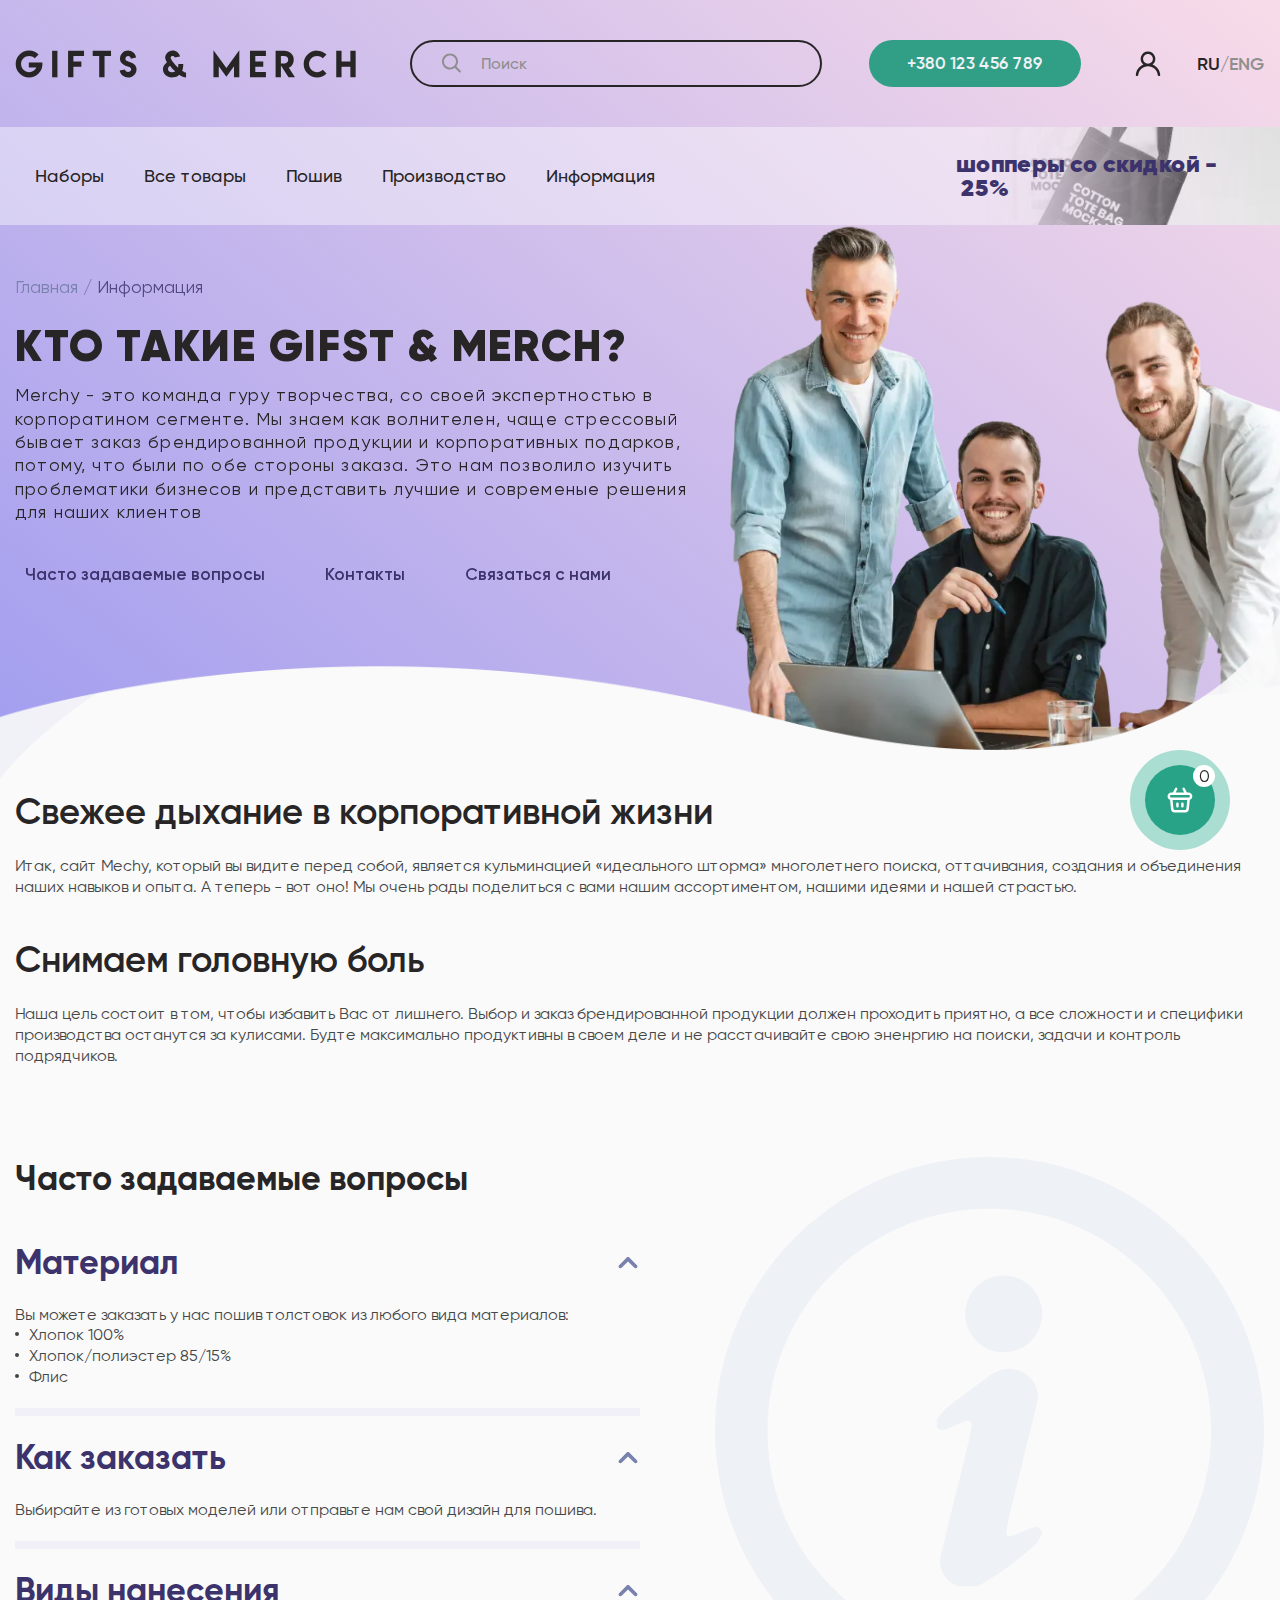
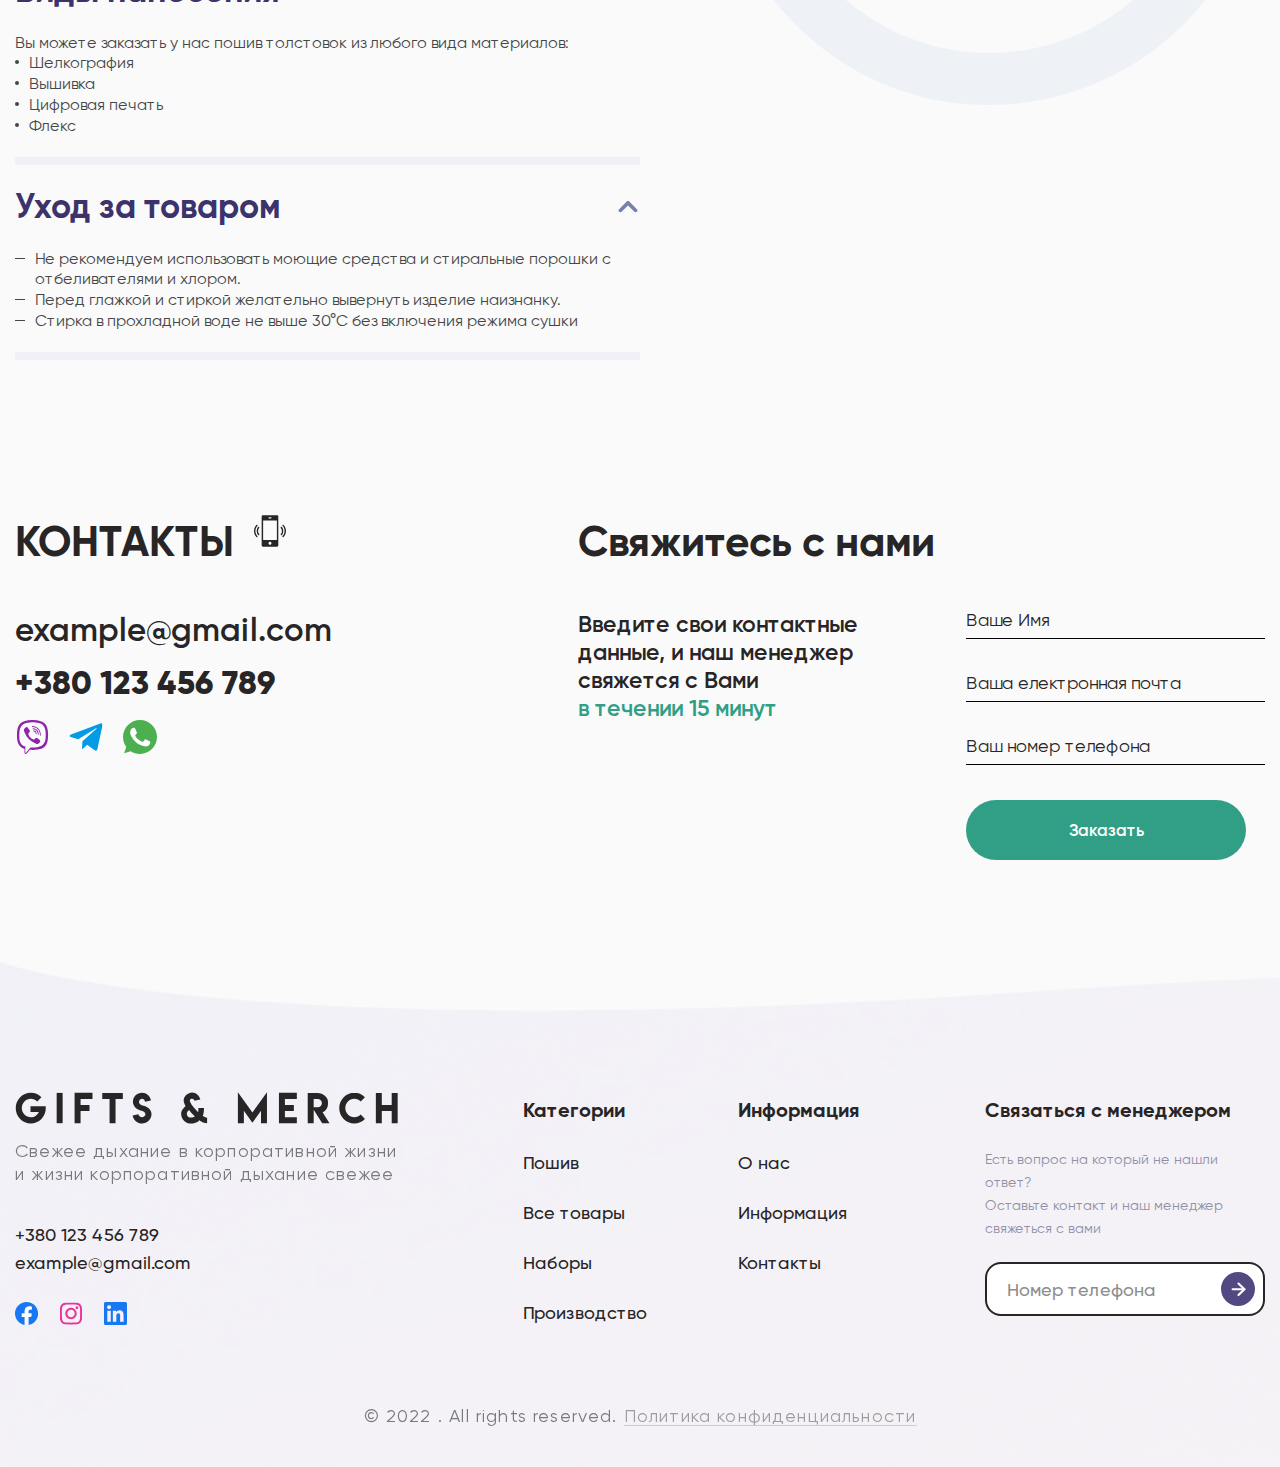
<file: contacts.html>
<!DOCTYPE html>
<html lang="ru">

<head>
	<title>Информация</title>
	<meta charset="UTF-8">
	<meta name="format-detection" content="telephone=no">
	<!-- <style>body{opacity: 0;}</style> -->
	<link rel="stylesheet" href="css/style.min.css?_v=20230223230019">
	<link rel="shortcut icon" href="favicon.ico">
	<!-- <meta name="robots" content="noindex, nofollow"> -->
	<meta name="viewport" content="width=device-width, initial-scale=1.0">
	<!-- Стили для прелоадера -->
	<style class="preloader-style">
		.preloader {
			pointer-events: none;
			z-index: 1000;
			position: fixed;
			width: 100vw;
			height: 100vh;
			top: 0;
			left: 0;
			display: flex;
			justify-content: center;
			align-items: center;
			background: #F6F3F7;
		}

		.preloader * {
			box-sizing: border-box;
		}

		.preloader__body {
			padding: 0.93rem;
			display: flex;
			flex-direction: column;
			position: relative;
			width: 280px;
			height: 280px;
		}

		.preloader__one,
		.preloader__two {
			position: absolute;
			width: 175px;
			height: 175px;
			border-radius: 50%;
			top: 0;
			right: 0;
			bottom: 0;
			left: 0;
			margin: auto;
		}

		.preloader__one {
			animation: spin1 2.3s infinite linear;
		}

		.preloader__two {
			transform: rotate(45deg);
			animation: spin2 2.3s infinite linear;
		}

		.preloader__one_one,
		.preloader__two_five {
			border-top: 3px solid transparent;
		}

		.preloader__one_two,
		.preloader__two_six {
			border-right: 3px solid transparent;
		}

		.preloader__one_three,
		.preloader__two_seven {
			border-bottom: 3px solid transparent;
		}

		.preloader__one_four,
		.preloader__two_eight {
			border-left: 3px solid transparent;
		}

		.preloader__one_one {
			top: -100px;
		}

		.preloader__one_two {
			right: -100px;
		}

		.preloader__one_three {
			bottom: -100px;
		}

		.preloader__one_four {
			left: -100px;
		}

		.preloader__two_five {
			right: -70.5px;
			bottom: 70.5px;
		}

		.preloader__two_six {
			left: 70.5px;
			top: 70.5px;
		}

		.preloader__two_seven {
			left: -70.5px;
			top: 70.5px;
		}

		.preloader__two_eight {
			right: 70.5px;
			top: -70.5px;
		}

		@keyframes spin1 {
			from {
				transform: rotate(0deg);
			}

			to {
				transform: rotate(360deg);
			}

			0% {
				border-color: #d7caf2;
			}

			50% {
				border-color: #9864ff;
			}

			100% {
				border-color: #d7caf2;
			}
		}

		@keyframes spin2 {
			from {
				transform: rotate(45deg);
			}

			to {
				transform: rotate(405deg);
			}

			0% {
				border-color: #d7caf2;
			}

			50% {
				border-color: #9864ff;
			}

			100% {
				border-color: #d7caf2;
			}
		}

		.preloader__counter {
			font-size: 20px;
			position: absolute;
			top: 50%;
			left: 50%;
			transform: translate(-50%, -50%);
			color: rgba(152, 100, 255, 0.8);
			font-family: sans-serif;
		}

		.preloader__line span {
			position: absolute;
			bottom: 0;
			left: 0;
			height: 3px;
			background-color: rgba(152, 100, 255, 0.8);
			border-radius: 16px;
			transition: width 0.3s ease 0s;
		}

		.lock body {
			overflow: hidden;
			touch-action: none;
			overscroll-behavior: none;
		}

		.wrapper {
			opacity: 0;
			visibility: hidden;
		}

		.loading .preloader {
			opacity: 1;
			visibility: visible;
		}

		.loaded .preloader {
			opacity: 0;
			visibility: hidden;
			transition: all 0.5s ease 0s;
		}

		.loaded .wrapper {
			transition: opacity 0.5s ease 0s;
			opacity: 1;
			visibility: visible;
		}
	</style>
	<!-- Скрипт прелоадера -->
	<script id="preloader">
		(function() {
			const preloaderContainer = document.querySelector('#preloader');
			let preloader, preloaderBody, showPecentLoad, showLineLoad;
			const htmlDocument = document.documentElement;
			const settings = {
				// Задержка перед удалением прелоадера из html после окончания загрузки
				delayRemovePreloader: 500,
				// Функціонал відсоткового відображення завантаження
				counter: true,
				// Функционал процентного отображения загрузки
				line: false,
				// Функционал кастомного отображения разных элементов (можно редактировать) – для включения перевести init в позицию true.
				custom: {
					init: true,
					// Элементы, которые нужно добавлять в preloader__body
					body: `
				<div class="preloader__one preloader__one_one"></div>
				<div class="preloader__one preloader__one_two"></div>
				<div class="preloader__one preloader__one_three"></div>
				<div class="preloader__one preloader__one_four"></div>
				<div class="preloader__two preloader__two_five"></div>
				<div class="preloader__two preloader__two_six"></div>
				<div class="preloader__two preloader__two_seven"></div>
				<div class="preloader__two preloader__two_eight"></div>
				`
				},
			};
			window.addEventListener("load", () => htmlDocument.classList.add('download-done'));
			const checkBodyinterval = setInterval(() => {
				if (document.body) {
					clearInterval(checkBodyinterval);
					const preloaderTemplate = `
								<div class="preloader">
									<div class="preloader__body">
										${settings.custom.init ? settings.custom.body : ''}
										${settings.counter ? '<div class="preloader__counter">0%</div>' : ''}
										${settings.line ? '<div class="preloader__line"><span></span></div>' : ''}
									</div>
								</div>
							`;
					htmlDocument.insertAdjacentHTML("beforeend", preloaderTemplate);
					preloader = document.querySelector('.preloader');
					preloaderBody = preloader.querySelector('.preloader__body');
					showPecentLoad = document.querySelector('.preloader__counter');
					showLineLoad = document.querySelector('.preloader__line span');
				}
			}, 10);
			const checkScriptsInterval = setInterval(() => {
				const mainScriptsTag = document.querySelector('[data-main-script]');
				if (mainScriptsTag) {
					clearInterval(checkScriptsInterval);
					let preloaderImages = document.querySelectorAll('img');
					const preloaderStyle = document.querySelector('.preloader-style');
					if (preloaderImages.length) {
						const intervalDelayCuonter = 4 * preloaderImages.length < 40 ? 4 * preloaderImages.length : 40;
						let imagesLoadedCount = counter = progress = 0;
						htmlDocument.classList.add('loading');
						htmlDocument.classList.add('lock');
						preloaderImages.forEach(preloaderImage => {
							const imgClone = document.createElement('img');
							if (imgClone) {
								imgClone.onload = imageLoaded;
								imgClone.onerror = imageLoaded;
								preloaderImage.dataset.src ? imgClone.src = preloaderImage.dataset.src : imgClone.src = preloaderImage.src;
							}
						});

						function setValueProgress(progress) {
							showPecentLoad ? showPecentLoad.innerText = `${progress}%` : null;
							showLineLoad ? showLineLoad.style.width = `${progress}%` : null;
						}
						showPecentLoad ? setValueProgress(progress) : null;

						function imageLoaded() {
							imagesLoadedCount++;
							progress = Math.round((100 / preloaderImages.length) * imagesLoadedCount);
							const intervalId = setInterval(() => {
								counter >= progress ? clearInterval(intervalId) : setValueProgress(++counter);
								counter >= 100 ? addLoadedClass() : null;
							}, intervalDelayCuonter);
						}

						function addLoadedClass() {
							if (this.isRun == true) return;
							this.isRun = true;

							let timer = setInterval(() => {
								if (htmlDocument.closest('.download-done')) {
									htmlDocument.classList.remove('lock');
									htmlDocument.classList.remove('loading');
									setTimeout(() => {
										htmlDocument.classList.remove('download-done');
										htmlDocument.classList.add('loaded');
									}, settings.delayRemovePreloader >= 500 ? settings.delayRemovePreloader - 500 : 0);
									const intervalRemovePreloader = setInterval(() => {
										preloader.remove();
										if (preloaderStyle) {
											preloaderStyle.remove();
										}
										clearInterval(intervalRemovePreloader);
										clearInterval(timer);
										preloaderContainer.remove();
										mainScriptsTag.removeAttribute('data-main-script');
									}, settings.delayRemovePreloader);
								} else {
									return;
								}
							}, 300);
						}
					} else {
						if (preloaderStyle) {
							preloaderStyle.remove();
						}
						preloaderContainer.remove();
					}
				}
			}, 10);
		})();
	</script>
</head>

<body>
	<div class="wrapper wrapper_other wrapper_contacts">

		<header class="header">
			<div class="header__container">
				<div class="header__row row-header-top">
					<a href="home.html" class="row-header-top__logo">
						<img src="img/logo.svg" alt="">
					</a>
					<div class="row-header-top__content">
						<form id="form-hidden" action="#" class="row-header-top__search-form">
							<div class="row-header-top__inner">
								<input id="search-input" autocomplete="off" type="text" name="form[]" data-required data-validate data-value="" placeholder="Поиск" data-placeholder-nohide class="row-header-top__input input">
								<button type="submit" class="row-header-top__button row-header-top__button_position">
									<svg>
										<use xlink:href="img/icons/icons.svg#search"></use>
									</svg>
								</button>
								<button id="form-search-clean" type="button" class="row-header-top__button row-header-top__button_clean">
									<svg>
										<use xlink:href="img/icons/icons.svg#close"></use>
									</svg>
								</button>
							</div>
							<button id="switch-form-hide" type="button" class="row-header-top__button row-header-top__button_close">
								<svg>
									<use xlink:href="img/icons/icons.svg#close"></use>
								</svg>
							</button>
						</form>
						<button id="switch-form-visible" type="button" class="row-header-top__button row-header-top__button_media">
							<svg>
								<use xlink:href="img/icons/icons.svg#search"></use>
							</svg>
						</button>
						<a data-da=".menu__media_tel,767.98,0" href="tel:+380123456789" class="row-header-top__btn btn"><span>+380 123 456 789</span></a>
						<div class="row-header-top__actions actions-header">
							<a data-da=".menu__media_actions,991.98,1" href="#" class="actions-header__autorization">
								<svg>
									<use xlink:href="img/icons/icons.svg#user"></use>
								</svg>
							</a>
							<ul data-da=".menu__media_actions,991.98,0" id="lang" class="actions-header__lang">
								<li><span data-lang="ru">ru</span></li>
								<li><span data-lang="en">eng</span></li>
							</ul>
							<button type="button" class="actions-header__icon icon-menu">
								<span></span>
								<span></span>
								<span></span>
							</button>
						</div>
					</div>
				</div>
				<div class="header__row menu">
					<nav class="menu__body">
						<div class="menu__media menu__media_actions"></div>
						<ul data-spollers="991.98,max" class="menu__list">
							<li class="menu__item"><a href="gifts.html" class="menu__link">Наборы</a></li>
							<li class="menu__item">
								<a data-spoller href="#" class="menu__link menu__link_submenu">Все товары</a>
								<div class="menu__sublist-body">
									<ul class="menu__sublist">
										<li><a href="all-goods.html" class="menu__sublink">Все товары</a></li>
										<li><a href="#" class="menu__sublink">Одежда</a></li>
										<li>
											<a href="#" data-spoller class="menu__sublink menu__sublink_decor">Сумки и аксессуары</a>
											<div class="menu__sublist-body menu__sublist-body_right">
												<ul class="menu__sublist">
													<li><a href="#" class="menu__sublink">Сумки и аксессуары</a></li>
													<li><a href="#" class="menu__sublink">Рюкзак</a></li>
													<li><a href="#" class="menu__sublink">Сумка/Экосумка</a></li>
													<li><a href="#" class="menu__sublink">Бананка</a></li>
													<li><a href="#" class="menu__sublink">Шапка</a></li>
													<li><a href="#" class="menu__sublink">Маска для сна</a></li>
													<li><a href="#" class="menu__sublink">Защитная маска</a></li>
													<li><a href="#" class="menu__sublink">Значки/Пины</a></li>
													<li><a href="#" class="menu__sublink">Брелки</a></li>
													<li><a href="#" class="menu__sublink">Обложка на паспорт/тревелкейс/кардхолдер</a></li>
												</ul>
											</div>
										</li>
										<li>
											<a href="#" data-spoller class="menu__sublink menu__sublink_decor">Для офиса</a>
											<div class="menu__sublist-body menu__sublist-body_right">
												<ul class="menu__sublist">
													<li><a href="#" class="menu__sublink">Для офиса</a></li>
													<li><a href="#" class="menu__sublink">Рюкзак</a></li>
													<li><a href="#" class="menu__sublink">Сумка/Экосумка</a></li>
													<li><a href="#" class="menu__sublink">Бананка</a></li>
													<li><a href="#" class="menu__sublink">Шапка</a></li>
													<li><a href="#" class="menu__sublink">Маска для сна</a></li>
													<li><a href="#" class="menu__sublink">Защитная маска</a></li>
													<li><a href="#" class="menu__sublink">Значки/Пины</a></li>
													<li><a href="#" class="menu__sublink">Брелки</a></li>
													<li><a href="#" class="menu__sublink">Обложка на паспорт/тревелкейс/кардхолдер</a></li>
												</ul>
											</div>
										</li>
										<li><a href="#" class="menu__sublink">Посуда</a></li>
										<li><a href="#" class="menu__sublink">Отдых</a></li>
										<li><a href="#" class="menu__sublink">Вкусности</a></li>
										<li><a href="#" class="menu__sublink">Электроника</a></li>
									</ul>
								</div>
							</li>
							<li class="menu__item"><a href="sewing.html" class="menu__link">Пошив</a></li>
							<li class="menu__item"><a href="production.html" class="menu__link">Производство</a></li>
							<li class="menu__item"><a href="contacts.html" class="menu__link">Информация</a></li>
						</ul>
						<div class="menu__media menu__media_email"></div>
						<div class="menu__media menu__media_tel"></div>
						<div class="menu__media menu__media_social"></div>
					</nav>
					<div class="menu__banner">
						<a href="#" class="menu__text">
							Шопперы со скидкой&nbsp;-&nbsp;25%
						</a>
					</div>
				</div>
			</div>
		</header>
		<main class="page">
			<div class="page__mainscreen mainscreen">
				<div class="mainscreen__container">
					<div class="mainscreen__body">
						<div class="mainscreen__content">
							<div class="mainscreen__breadcrumb breadcrumb">
								<ul class="breadcrumb__list">
									<li class="breadcrumb__item">
										<a href="home.html">Главная</a>
									</li>
									<li class="breadcrumb__item breadcrumb__item_active">
										<a href="#">Информация</a>
									</li>
								</ul>
							</div>
							<h1 class="mainscreen__title main-title">
								КТо такие gifst & merch?
							</h1>
							<p class="mainscreen__subtitle subtitle">
								Merchy - это команда гуру творчества, со своей экспертностью в корпоратином сегменте.
								Мы знаем как волнителен, чаще стрессовый бывает заказ брендированной продукции и корпоративных
								подарков, потому, что были по обе стороны заказа. Это нам
								позволило изучить проблематики бизнесов и представить лучшие и современые решения для наших
								клиентов
							</p>
							<div class="mainscreen__actions actions-mainscreen">
								<a href="#" class="actions-mainscreen__btn btn btn_transparent"><span>Часто задаваемые вопросы</span></a>
								<a href="#" class="actions-mainscreen__btn btn btn_transparent"><span>Контакты</span></a>
								<a href="#" class="actions-mainscreen__btn btn btn_transparent"><span>Связаться с нами</span></a>
							</div>
						</div>
						<div class="mainscreen__picture">
							<picture><source srcset="img/mainscreen/contacts.webp" type="image/webp"><img src="img/mainscreen/contacts.png" alt=""></picture>
						</div>
					</div>
				</div>
			</div>
			<div class="page__questions questions-contacts">
				<div class="questions-contacts__container">
					<div class="questions-contacts__info info-contacts">
						<h2 class="info-contacts__title">
							Свежее дыхание в корпоративной жизни
						</h2>
						<p class="info-contacts__subtitle">
							Итак, сайт Mechy, который вы видите перед собой, является кульминацией «идеального шторма»
							многолетнего поиска, оттачивания, создания и объединения наших
							навыков и опыта.
							А теперь - вот оно! Мы очень рады поделиться с вами нашим ассортиментом, нашими идеями и нашей
							страстью.
						</p>
					</div>
					<div class="questions-contacts__info info-contacts">
						<h2 class="info-contacts__title">
							Снимаем головную боль
						</h2>
						<p class="info-contacts__subtitle">
							Наша цель состоит в том, чтобы избавить Вас от лишнего. Выбор и заказ брендированной продукции
							должен проходить приятно, а все сложности и специфики
							производства останутся за кулисами.
							Будте максимально продуктивны в своем деле и не расстачивайте свою эненргию на поиски, задачи и
							контроль подрядчиков.
						</p>
					</div>
					<div class="questions-contacts__body-spollers">
						<div data-spollers class="questions-contacts__spollers spollers-faq">
							<h2 class="spollers-faq__title">Часто задаваемые вопросы</h2>
							<div class="spollers-faq__item">
								<button type="button" data-spoller class="spollers-faq__title _spoller-active">
									Материал
									<svg>
										<use xlink:href="img/icons/icons.svg#arrow-down"></use>
									</svg>
								</button>
								<div class="spollers-faq__body">
									Вы можете заказать у нас пошив толстовок из любого вида материалов:
									<ul class="spollers-faq__list">
										<li class="spollers-faq__item-list">
											Хлопок 100%
										</li>
										<li class="spollers-faq__item-list">
											Хлопок/полиэстер 85/15%
										</li>
										<li class="spollers-faq__item-list">
											Флис
										</li>
									</ul>
								</div>
							</div>
							<div class="spollers-faq__item">
								<button type="button" data-spoller class="spollers-faq__title _spoller-active">
									Как заказать
									<svg>
										<use xlink:href="img/icons/icons.svg#arrow-down"></use>
									</svg>
								</button>
								<div class="spollers-faq__body">
									Выбирайте из готовых моделей или отправьте нам свой дизайн для пошива.
								</div>
							</div>
							<div class="spollers-faq__item">
								<button type="button" data-spoller class="spollers-faq__title _spoller-active">
									Виды нанесения
									<svg>
										<use xlink:href="img/icons/icons.svg#arrow-down"></use>
									</svg>
								</button>
								<div class="spollers-faq__body">
									Вы можете заказать у нас пошив толстовок из любого вида материалов:
									<ul class="spollers-faq__list">
										<li class="spollers-faq__item-list">
											Шелкография
										</li>
										<li class="spollers-faq__item-list">
											Вышивка
										</li>
										<li class="spollers-faq__item-list">
											Цифровая печать
										</li>
										<li class="spollers-faq__item-list">
											Флекс
										</li>
									</ul>
								</div>
							</div>
							<div class="spollers-faq__item">
								<button type="button" data-spoller class="spollers-faq__title _spoller-active">
									Уход за товаром
									<svg>
										<use xlink:href="img/icons/icons.svg#arrow-down"></use>
									</svg>
								</button>
								<div class="spollers-faq__body">
									<ul class="spollers-faq__list spollers-faq__list_thief">
										<li class="spollers-faq__item-list">
											Не рекомендуем использовать моющие средства и стиральные порошки с отбеливателями и
											хлором.
										</li>
										<li class="spollers-faq__item-list">
											Перед глажкой и стиркой желательно вывернуть изделие наизнанку.
										</li>
										<li class="spollers-faq__item-list">
											Стирка в прохладной воде не выше 30°С без включения режима сушки
										</li>
									</ul>
								</div>
							</div>
						</div>
						<div class="questions-contacts__picture">
							<img data-da=".form-block__media-decor-contacts,991.98,last" src="img/contacts/decor-info.svg" alt="">
						</div>
					</div>
				</div>
			</div>
			<div class="page__form form-block form-block_no-bg">
				<div class="form-block__container form-block__container_grid">
					<div class="form-block__contacts">
						<div class="form-block__content-contacts">
							<div class="form-block__block-title title-block">
								<h3 class="title-block__title">
									<span>Контакты</span>
									<svg>
										<use xlink:href="img/icons/icons.svg#call"></use>
									</svg>
								</h3>
							</div>
							<ul class="form-block__list-contacts contacts-list">
								<li>
									<a href="mailto:example@gmail.com" class="contacts-list__link contacts-list__link_email">example@gmail.com</a>
								</li>
								<li>
									<a href="tel:+380123456789" class="contacts-list__link contacts-list__link_tel">+380 123 456
										789</a>
								</li>
								<li>
									<div class="contacts-list__social-body">
										<a href="#" class="contacts-list__link contacts-list__link_social">
											<svg>
												<use xlink:href="img/icons/icons.svg#viber"></use>
											</svg>
										</a>
										<a href="#" class="contacts-list__link contacts-list__link_social">
											<svg>
												<use xlink:href="img/icons/icons.svg#telegram"></use>
											</svg>
										</a>
										<a href="#" class="contacts-list__link contacts-list__link_social">
											<svg>
												<use xlink:href="img/icons/icons.svg#whatsapp"></use>
											</svg>
										</a>
									</div>
								</li>
							</ul>
						</div>
						<div class="form-block__media-decor-contacts"></div>
					</div>
					<div class="form-block__bottom form-block__bottom_contacts">
						<div class="form-block__block-title title-block">
							<h3 class="title-block__title">
								Свяжитесь с нами
							</h3>
						</div>
						<div class="form-block__label">Введите свои контактные данные, и наш менеджер свяжется с Вами <br>
							<span>в течении 15 минут</span>
						</div>
						<form action="#" class="form-block__form">
							<div class="form-merch__item">
								<input data-required data-validate id="userName" type="text" name="form[]" data-error="" placeholder="" class="form-merch__input input">
								<label for="userName" class="form-merch__label">Ваше Имя</label>
							</div>
							<div class="form-merch__item">
								<input data-required="email" data-validate id="userEmail" type="email" name="form[]" data-error="" placeholder="" class="form-merch__input input">
								<label for="userEmail" class="form-merch__label">Ваша електронная почта</label>
							</div>
							<div class="form-merch__item">
								<input data-required data-validate id="userTel" type="tel" name="form[]" data-error="" placeholder="" class="form-merch__input input">
								<label for="userTel" class="form-merch__label">Ваш номер телефона</label>
							</div>
							<div class="form-merch__item">
								<button type="submit" class="form-merch__btn btn"><span>Заказать</span></button>
							</div>
						</form>
					</div>
				</div>
			</div>
			<div data-lp data-basket class="basket">
				<div class="basket__body">
					<div class="basket__icon">
						<svg>
							<use xlink:href="img/icons/icons.svg#basket"></use>
						</svg>
					</div>
					<span class="basket__counter"></span>
					<span class="basket__total-value"></span>
					<div class="basket__questions">
						<a href="#" class="basket__continue">Продолжить покупки</a>
						<a data-popup="#basket" href="#" class="basket__go-basket">В корзину</a>
						<span class="basket__close">
							<svg>
								<use xlink:href="img/icons/icons.svg#close"></use>
							</svg>
						</span>
					</div>
				</div>
			</div>
		</main>
		<footer class="footer">
			<div class="footer__container">
				<div class="footer__row">
					<div class="footer__column footer__column_info">
						<div class="footer__logo-block">
							<a href="home.html" class="footer__logo">
								<img src="img/logo.svg" alt="logo ">
							</a>
							<p class="footer__text">
								Свежее дыхание в корпоративной жизни <br> и жизни корпоративной дыхание свежее
							</p>
						</div>
						<div data-da=".footer__media-social,649.98,0" class="footer__contacts contacts-footer">
							<div class="contacts-footer__body-links">
								<a href="tel:+380123456789" class="contacts-footer__tel link">+380 123 456 789</a>
								<a href="mailto:example@gmail.com" class="contacts-footer__email link">example@gmail.com</a>
							</div>
							<div class="contacts-footer__social">
								<a href="#" class="contacts-footer__link contacts-footer__link_facebook">
									<svg>
										<use xlink:href="img/icons/icons.svg#facebook"></use>
									</svg>
								</a>

								<a href="#" class="contacts-footer__link contacts-footer__link_instagram">
									<svg>
										<use xlink:href="img/icons/icons.svg#instagram"></use>
									</svg>
								</a>
								<a href="#" class="contacts-footer__link contacts-footer__link_linked-in">
									<svg>
										<use xlink:href="img/icons/icons.svg#linkedIn"></use>
									</svg>
								</a>
							</div>
						</div>
					</div>
					<div class="footer__column footer__column_nav">
						<nav class="footer__nav nav-footer">
							<h4 class="nav-footer__label">Категории</h4>
							<ul class="nav-footer__list">
								<li class="nav-footer__item">
									<a href="sewing.html" class="nav-footer__link link">Пошив</a>
								</li>
								<li class="nav-footer__item">
									<a href="all-goods.html" class="nav-footer__link link">Все товары</a>
								</li>
								<li class="nav-footer__item">
									<a href="gifts.html" class="nav-footer__link link">Наборы</a>
								</li>
								<li class="nav-footer__item">
									<a href="production.html" class="nav-footer__link link">Производство</a>
								</li>
							</ul>
						</nav>
						<nav class="footer__nav nav-footer">
							<h4 class="nav-footer__label">Информация</h4>
							<ul class="nav-footer__list">
								<li class="nav-footer__item">
									<a href="contacts.html" class="nav-footer__link link">О нас</a>
								</li>
								<li class="nav-footer__item">
									<a href="contacts.html" class="nav-footer__link link">Информация</a>
								</li>
								<li class="nav-footer__item">
									<a href="contacts.html" class="nav-footer__link link">Контакты</a>
								</li>
							</ul>
						</nav>
					</div>
					<div class="footer__column footer__column_callback">
						<div class="footer__media-social"></div>
						<div class="footer__callback callback-footer">
							<h4 class="callback-footer__label">Связаться с менеджером</h4>
							<p class="callback-footer__text">
								Есть вопрос на который не нашли ответ? <br> Оставьте контакт и наш менеджер свяжеться с вами
							</p>
							<form action="#" class="callback-footer__form">
								<input data-placeholder-nohide data-required data-validate type="tel" name="form[]" data-error="" placeholder="Номер телефона" class="callback-footer__input input">
								<button type="submit" class="callback-footer__btn">
									<svg>
										<use xlink:href="img/icons/icons.svg#arrow-small"></use>
									</svg>
								</button>
							</form>
						</div>
					</div>
				</div>
				<div class="footer__copy">
					<p class="footer__text">
						© 2022 . All rights reserved.
						<a href="#" class="footer__link-copy">Политика&nbsp;конфиденциальности</a>
					</p>
				</div>
			</div>
		</footer>
	</div>
	<div id="goods" aria-hidden="true" class="popup">
		<div class="popup__wrapper">
			<div class="popup__content">
				<button data-close type="button" class="popup__close">
					<svg>
						<use xlink:href="img/icons/icons.svg#close"></use>
					</svg>
				</button>
				<form data-add-to-cart action="#" class="popup__goods goods-popup">
					<div class="goods-popup__sliders">
						<div class="goods-popup__slider goods-popup__slider-main swiper">
							<div class="goods-popup__wrapper swiper-wrapper"></div>
							<span class="goods-popup__arrow goods-popup__arrow_left">
								<svg>
									<use xlink:href="img/icons/icons.svg#arrow-left"></use>
								</svg>
							</span>
							<span class="goods-popup__arrow goods-popup__arrow_right">
								<svg>
									<use xlink:href="img/icons/icons.svg#arrow-right"></use>
								</svg>
							</span>
						</div>
						<div class="goods-popup__slider goods-popup__slider-thumbs swiper">
							<div class="goods-popup__wrapper swiper-wrapper"></div>
						</div>
					</div>
					<div class="goods-popup__content">
						<div class="goods-popup__breadcrumb breadcrumb">
							<ul class="breadcrumb__list">
								<li class="breadcrumb__item">
									<a href="home.html">Главная</a>
								</li>
								<li class="breadcrumb__item">
									<a href="home.html">Все товары</a>
								</li>
								<li class="breadcrumb__item">
									<a href="home.html">Сумки и аксессуары</a>
								</li>
								<li class="breadcrumb__item">
									<a href="home.html">Рюкзаки</a>
								</li>
								<li class="breadcrumb__item breadcrumb__item_active">
									<a href="#">EL003 Elleven Checkpoint-Friendly Compu-Backpack</a>
								</li>
							</ul>
						</div>
						<h3 data-add-to-cart-name class="goods-popup__name">
							EL003 Elleven Checkpoint-Friendly Compu-Backpack
						</h3>
						<div data-colors class="goods-popup__colors colors">
							<div data-color="#524983" class="colors__color">
								<input checked data-add-to-cart-color type="radio" name="color" value="" class="colors__radio">
								<label class="colors__label-color"></label>
							</div>
							<div data-color="#309F85" class="colors__color">
								<input data-add-to-cart-color type="radio" name="color" value="" class="colors__radio">
								<label class="colors__label-color"></label>
							</div>
							<div data-color="#F1F1F1" class="colors__color">
								<input data-add-to-cart-color type="radio" name="color" value="" class="colors__radio">
								<label class="colors__label-color"></label>
							</div>
						</div>
						<div class="goods-popup__price-block">
							Цена <span data-add-to-cart-price>2 789.69</span> <span data-add-to-cart-price-currency>грн</span>
						</div>
						<p data-popup-goods-descr class="goods-popup__text"></p>
						<div class="goods-popup__media-992"></div>
						<div class="goods-popup__info-block block-info-popup">
							<div data-da=".goods-popup__media-992,991.98,first" class="block-info-popup__form pick-up-size">
								<div class="pick-up-size__title">Размер</div>
								<div data-sizes-body class="pick-up-size__row">
									<div class="pick-up-size__body-form">
										<input data-add-to-cart-size id="xs" type="radio" name="size" data-error-text="Выберите размер" value="XS" class="pick-up-size__radio">
										<label for="xs" class="pick-up-size__label">XS</label>
									</div>
									<div class="pick-up-size__body-form">
										<input data-add-to-cart-size id="s" type="radio" name="size" data-error-text="Выберите размер" value="S" class="pick-up-size__radio">
										<label for="s" class="pick-up-size__label">S</label>
									</div>
									<div class="pick-up-size__body-form">
										<input data-add-to-cart-size id="m" type="radio" name="size" data-error-text="Выберите размер" value="M" class="pick-up-size__radio">
										<label for="m" class="pick-up-size__label">m</label>
									</div>
									<div class="pick-up-size__body-form">
										<input data-add-to-cart-size id="l" type="radio" name="size" data-error-text="Выберите размер" value="L" class="pick-up-size__radio">
										<label for="l" class="pick-up-size__label">l</label>
									</div>
									<div class="pick-up-size__body-form">
										<input data-add-to-cart-size id="xxl" type="radio" name="size" data-error-text="Выберите размер" value="XXL" class="pick-up-size__radio">
										<label for="xxl" class="pick-up-size__label">xxl</label>
									</div>
								</div>
								<a data-popup="#size" href="#" class="pick-up-size__pick-up-size"><span>Подобрать размер</span></a>
								<button data-add-to-cart-button type="submit" class="pick-up-size__btn btn btn_violet">Заказать</button>
							</div>
							<div class="block-info-popup__characteristics">
								<div data-spollers class="block-info-popup__spollers spollers-characteristics">
									<div class="spollers-characteristics__item">
										<button type="button" data-spoller class="spollers-characteristics__title _spoller-active">Характеристики</button>
										<div class="spollers-characteristics__body">
											<ul class="spollers-characteristics__list">
												<li>
													<span>
														Материал
													</span>
													<span>
														100% хлопок
													</span>
												</li>
												<li>
													<span>
														Нанесение
													</span>
													<span>
														вышивка, термопечать
													</span>
												</li>
												<li>
													<span>
														Торговая марка
													</span>
													<span>
														100% хлопок
													</span>
												</li>
												<li>
													<span>
														Плотность, г/м
													</span>
													<span>
														150
													</span>
												</li>
											</ul>
										</div>
									</div>
								</div>
							</div>
						</div>
					</div>
				</form>
			</div>
		</div>
	</div>
	<div id="size" aria-hidden="true" class="popup">
		<div class="popup__wrapper">
			<div class="popup__content">
				<button data-close type="button" class="popup__close">
					<svg>
						<use xlink:href="img/icons/icons.svg#close"></use>
					</svg>
				</button>
				<div class="popup__size size-popup">
					<div class="size-popup__size-table table-size">
						<label class="table-size__title">Таблица размеров</label>
						<div class="table-size__table">
							<ul class="table-size__list">
								<li>
									<span>XS</span>
									<span>67/46</span>
								</li>
								<li>
									<span>S</span>
									<span>69/51</span>
								</li>
								<li>
									<span>M</span>
									<span>71/56</span>
								</li>
								<li>
									<span>L</span>
									<span>74/61</span>
								</li>
								<li>
									<span>XL</span>
									<span>76/66</span>
								</li>
								<li>
									<span>2XL</span>
									<span>79/71</span>
								</li>
								<li>
									<span>3XL</span>
									<span>81/76</span>
								</li>
							</ul>
						</div>
					</div>
				</div>
			</div>
		</div>
	</div>
	<div id="basket" aria-hidden="true" class="popup">
		<div class="popup__wrapper">
			<div class="popup__content">
				<button data-close type="button" class="popup__close">
					<svg>
						<use xlink:href="img/icons/icons.svg#close"></use>
					</svg>
				</button>
				<form action="#" class="popup__basket basket-popup">
					<div class="basket-popup__order order-pupup">
						<div class="order-pupup__title title-popup">Оформить заказ</div>
						<p class="order-pupup__label">
							Введите свои контактные данные, и наш менеджер свяжется с Вами в течении 1 часа
						</p>
						<div class="order-pupup__order-form form-merch form-merch_popup">
							<div class="form-merch__item">
								<input data-required data-validate id="userNamePopup" type="text" name="form[]" data-error="" placeholder="" class="form-merch__input input">
								<label for="userNamePopup" class="form-merch__label">Ваше Имя</label>
							</div>
							<div class="form-merch__item">
								<input data-required="email" data-validate id="userEmailPopup" type="email" name="form[]" data-error="" placeholder="" class="form-merch__input input">
								<label for="userEmailPopup" class="form-merch__label">Ваша електронная почта</label>
							</div>
							<div class="form-merch__item">
								<input data-required data-validate id="userTelPopup" type="tel" name="form[]" data-error="" placeholder="" class="form-merch__input input">
								<label for="userTelPopup" class="form-merch__label">Ваш номер телефона</label>
							</div>
							<div class="form-merch__item">
								<button type="submit" class="form-merch__btn btn">Заказать</button>
							</div>
						</div>
						<p class="order-pupup__info-text">
							Нажимая "Подтвердить заказ", Вы даете согласие на обработку Ваших персональных данных
						</p>
					</div>
					<div class="basket-popup__basket block-basket">
						<div class="block-basket__title title-popup">
							Корзина
						</div>
						<div class="block-basket__cards">
							<div class="block-basket__text-empty">Корзина пуста</div>
							<!-- Карточка -->
							<!-- <div data-price-cart="76.43" class="block-basket__item item-basket">
							<div class="item-basket__picture-ibg">
								<picture><source srcset="img/goods/1.webp" type="image/webp"><img src="img/goods/1.png" alt=""></picture>
							</div>
							<div class="item-basket__label">EL003 Elleven Checkpoint-Friendly Compu-Backpack</div>
							<div class="item-basket__info">
								<p class="item-basket__color">Цвет <span style="background-color: #309F85;"></span></p>
								<p class="item-basket__size label-basket">
									Размер <span>XS</span>
								</p>
							</div>
							<div class="item-basket__body-quantity">
								<p class="quantity__label label-basket">Кол-во</p>
								<div class="item-basket__quantity quantity">
									<button type="button" class="quantity__button quantity__button_minus"></button>
									<div class="quantity__input">
										<input autocomplete="off" type="text" name="form[]" value="1">
									</div>
									<button type="button" class="quantity__button quantity__button_plus"></button>
								</div>
								<p class="quantity__label label-basket">min</p>
							</div>
							<div class="item-basket__body-summ">
								<button type="button" class="item-basket__del">
									<svg>
										<use xlink:href="img/icons/icons.svg#close"></use>
									</svg>
								</button>
								<div class="item-basket__summ"><span class="item-basket__value-summ">76.43</span> <span>$</span></div>
							</div>
						</div> -->
						</div>
						<div class="block-basket__body-total">
							<span class="block-basket__order-number">Заказ № <span>110293</span></span>
							<span class="block-basket__total">Всего: <span class="block-basket__summ-total">0</span></span>
						</div>
					</div>
				</form>
			</div>
		</div>
	</div>
	<script data-main-script src="js/app.min.js?_v=20230223230019"></script>
</body>

</html>
</file>
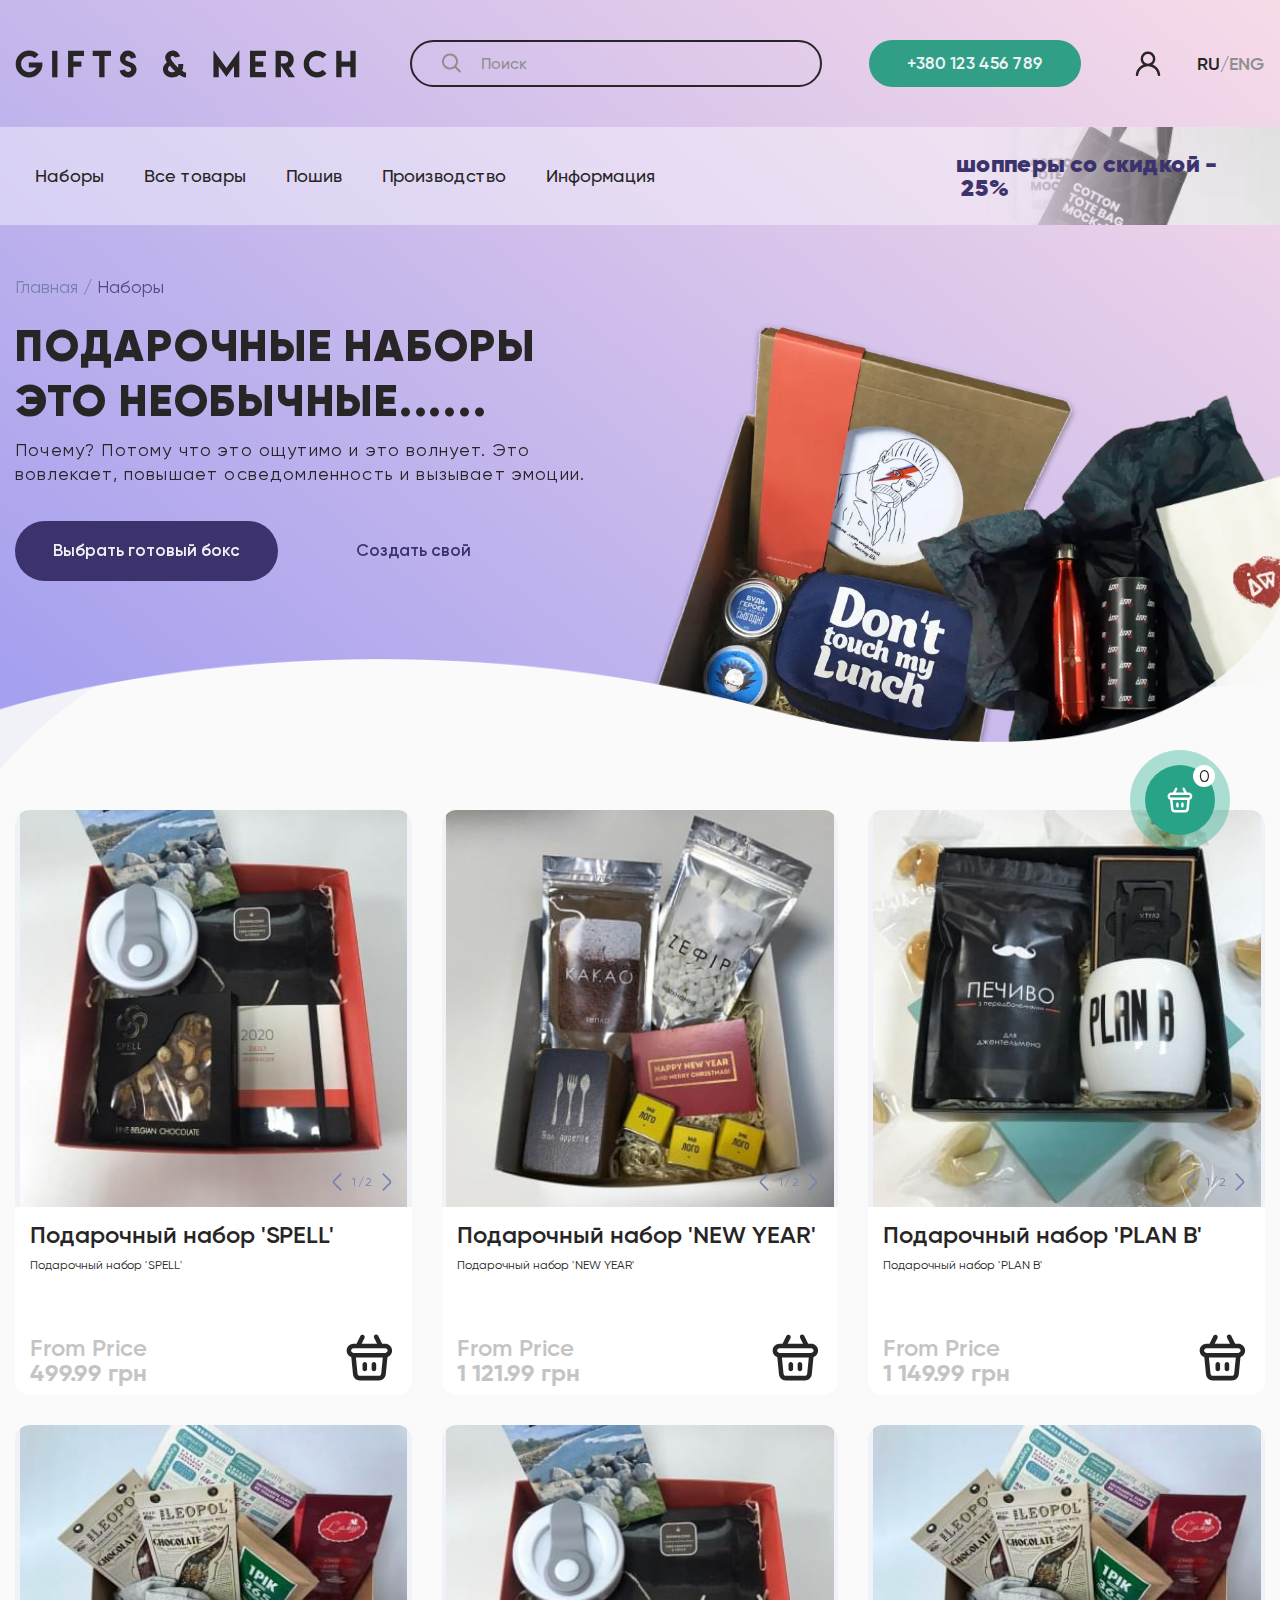
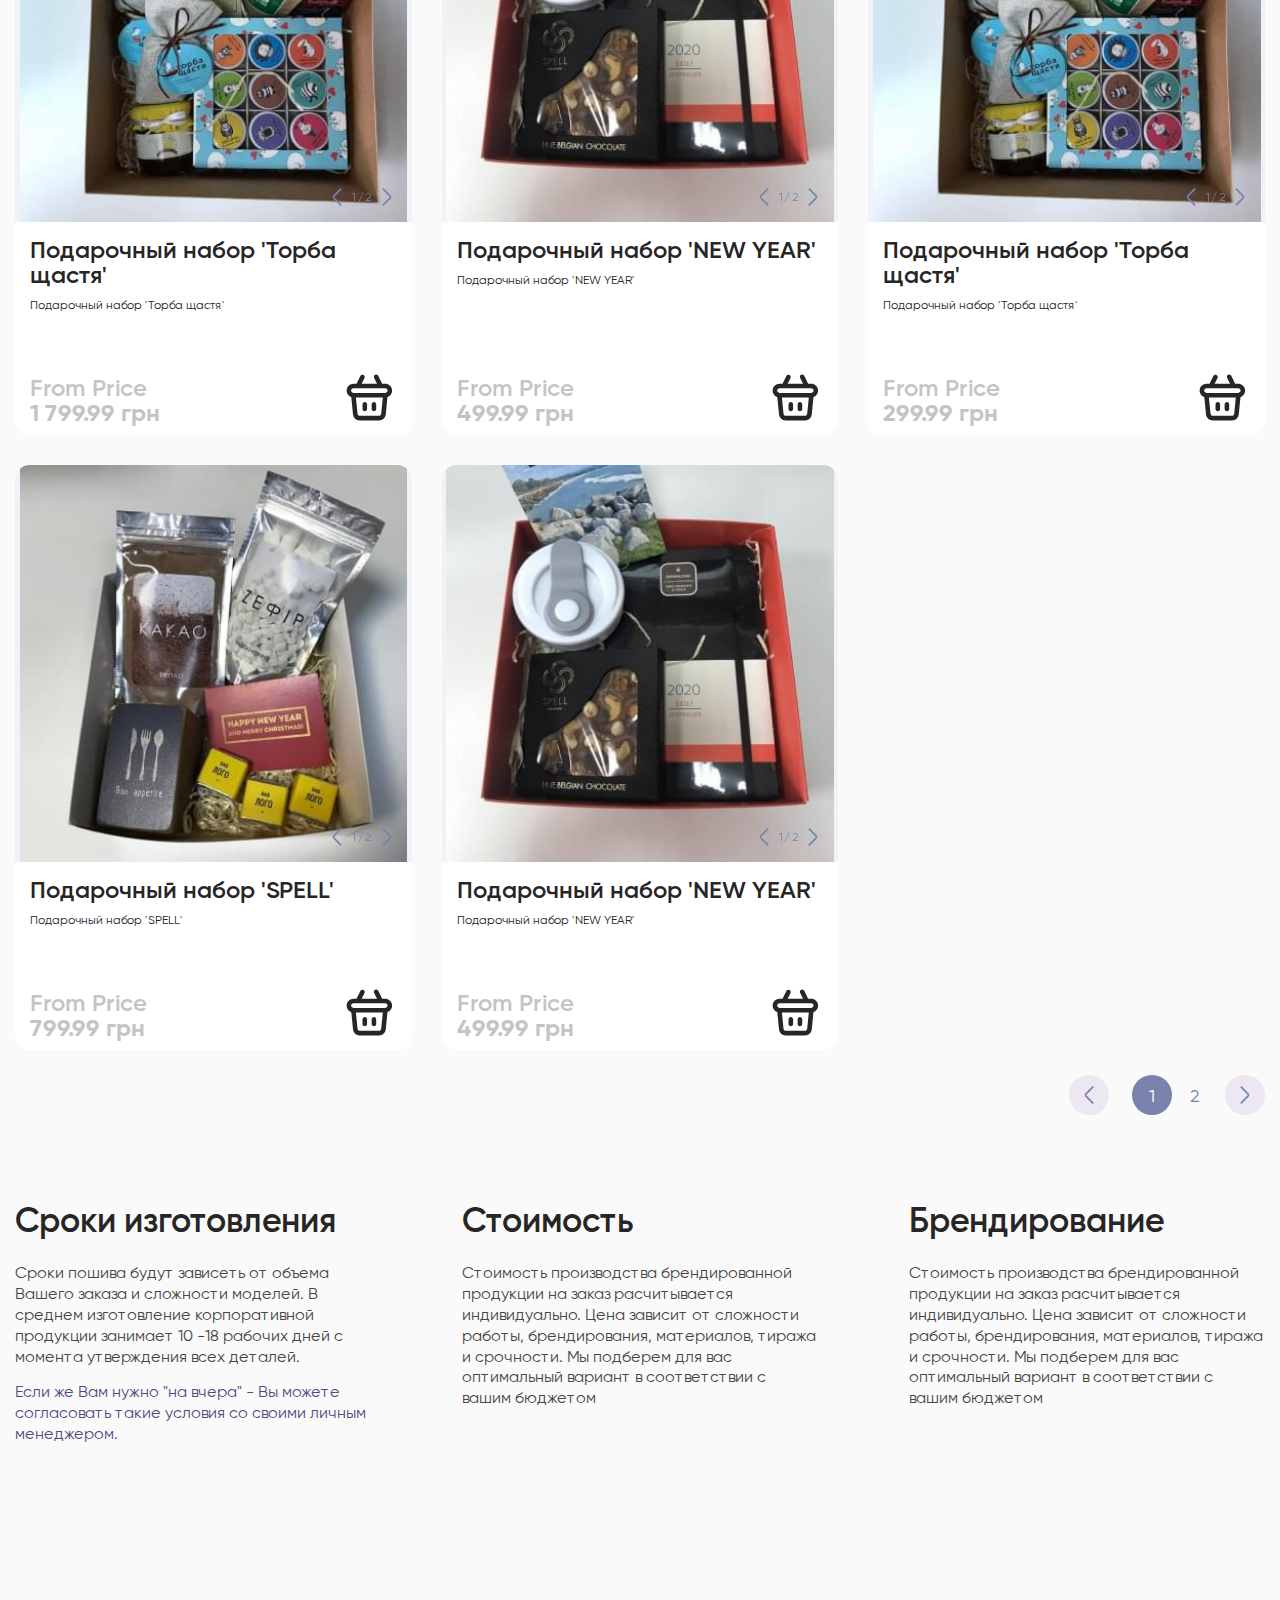
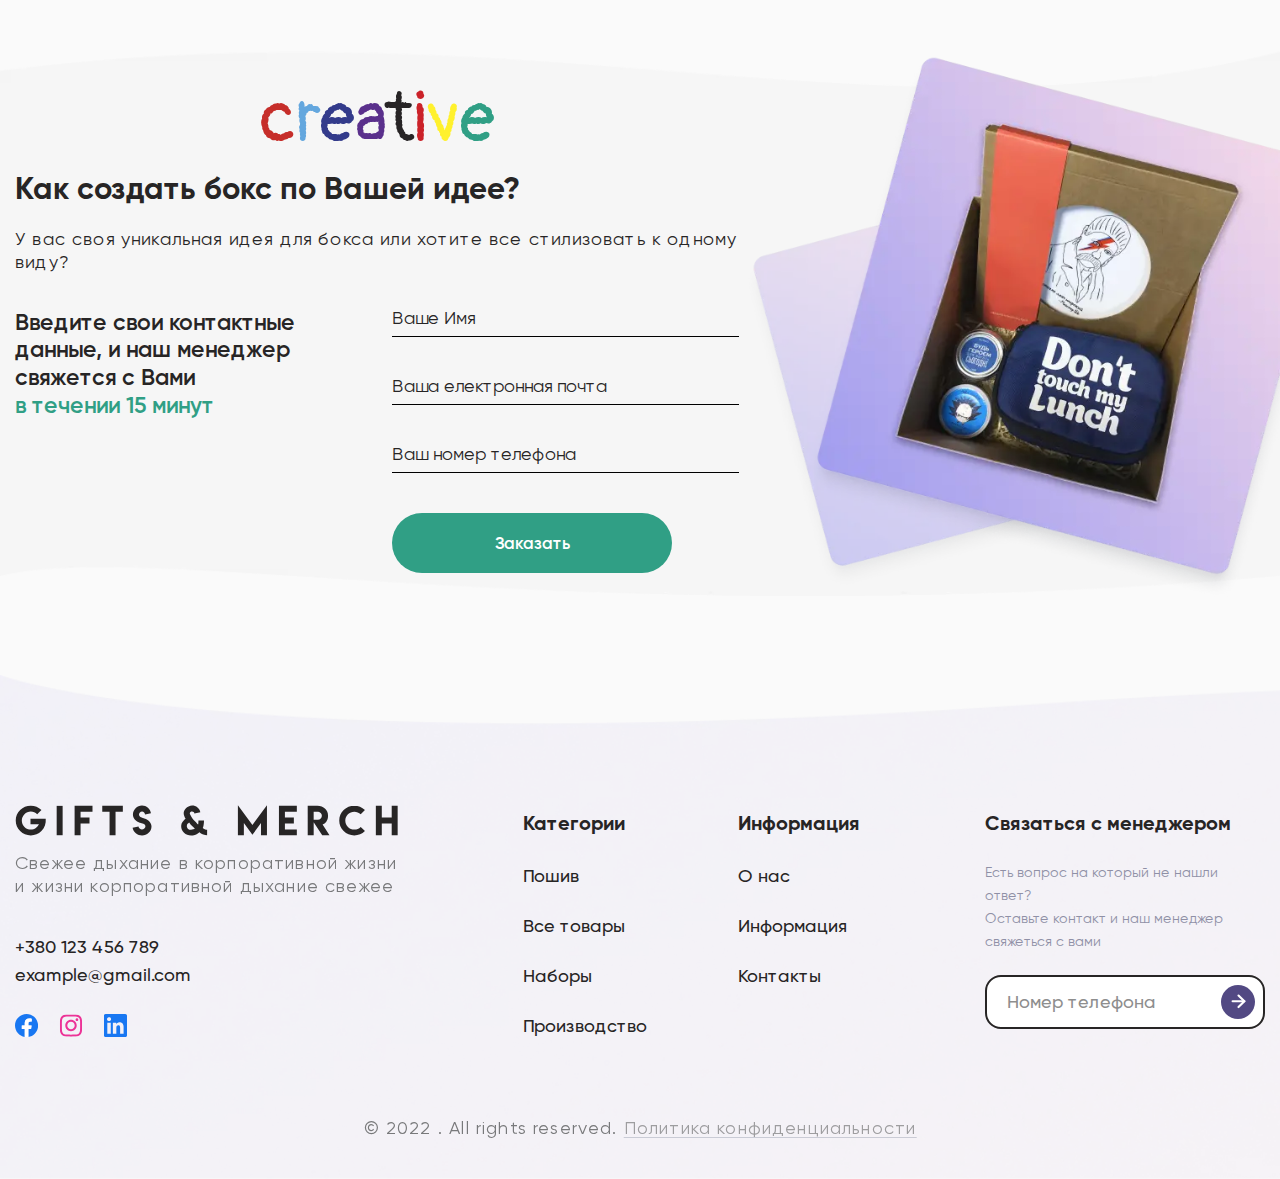
<file: gifts.html>
<!DOCTYPE html>
<html lang="ru">

<head>
	<title>Gifts</title>
	<meta charset="UTF-8">
	<meta name="format-detection" content="telephone=no">
	<!-- <style>body{opacity: 0;}</style> -->
	<link rel="stylesheet" href="css/style.min.css?_v=20230223230019">
	<link rel="shortcut icon" href="favicon.ico">
	<!-- <meta name="robots" content="noindex, nofollow"> -->
	<meta name="viewport" content="width=device-width, initial-scale=1.0">
	<!-- Стили для прелоадера -->
	<style class="preloader-style">
		.preloader {
			pointer-events: none;
			z-index: 1000;
			position: fixed;
			width: 100vw;
			height: 100vh;
			top: 0;
			left: 0;
			display: flex;
			justify-content: center;
			align-items: center;
			background: #F6F3F7;
		}

		.preloader * {
			box-sizing: border-box;
		}

		.preloader__body {
			padding: 0.93rem;
			display: flex;
			flex-direction: column;
			position: relative;
			width: 280px;
			height: 280px;
		}

		.preloader__one,
		.preloader__two {
			position: absolute;
			width: 175px;
			height: 175px;
			border-radius: 50%;
			top: 0;
			right: 0;
			bottom: 0;
			left: 0;
			margin: auto;
		}

		.preloader__one {
			animation: spin1 2.3s infinite linear;
		}

		.preloader__two {
			transform: rotate(45deg);
			animation: spin2 2.3s infinite linear;
		}

		.preloader__one_one,
		.preloader__two_five {
			border-top: 3px solid transparent;
		}

		.preloader__one_two,
		.preloader__two_six {
			border-right: 3px solid transparent;
		}

		.preloader__one_three,
		.preloader__two_seven {
			border-bottom: 3px solid transparent;
		}

		.preloader__one_four,
		.preloader__two_eight {
			border-left: 3px solid transparent;
		}

		.preloader__one_one {
			top: -100px;
		}

		.preloader__one_two {
			right: -100px;
		}

		.preloader__one_three {
			bottom: -100px;
		}

		.preloader__one_four {
			left: -100px;
		}

		.preloader__two_five {
			right: -70.5px;
			bottom: 70.5px;
		}

		.preloader__two_six {
			left: 70.5px;
			top: 70.5px;
		}

		.preloader__two_seven {
			left: -70.5px;
			top: 70.5px;
		}

		.preloader__two_eight {
			right: 70.5px;
			top: -70.5px;
		}

		@keyframes spin1 {
			from {
				transform: rotate(0deg);
			}

			to {
				transform: rotate(360deg);
			}

			0% {
				border-color: #d7caf2;
			}

			50% {
				border-color: #9864ff;
			}

			100% {
				border-color: #d7caf2;
			}
		}

		@keyframes spin2 {
			from {
				transform: rotate(45deg);
			}

			to {
				transform: rotate(405deg);
			}

			0% {
				border-color: #d7caf2;
			}

			50% {
				border-color: #9864ff;
			}

			100% {
				border-color: #d7caf2;
			}
		}

		.preloader__counter {
			font-size: 20px;
			position: absolute;
			top: 50%;
			left: 50%;
			transform: translate(-50%, -50%);
			color: rgba(152, 100, 255, 0.8);
			font-family: sans-serif;
		}

		.preloader__line span {
			position: absolute;
			bottom: 0;
			left: 0;
			height: 3px;
			background-color: rgba(152, 100, 255, 0.8);
			border-radius: 16px;
			transition: width 0.3s ease 0s;
		}

		.lock body {
			overflow: hidden;
			touch-action: none;
			overscroll-behavior: none;
		}

		.wrapper {
			opacity: 0;
			visibility: hidden;
		}

		.loading .preloader {
			opacity: 1;
			visibility: visible;
		}

		.loaded .preloader {
			opacity: 0;
			visibility: hidden;
			transition: all 0.5s ease 0s;
		}

		.loaded .wrapper {
			transition: opacity 0.5s ease 0s;
			opacity: 1;
			visibility: visible;
		}
	</style>
	<!-- Скрипт прелоадера -->
	<script id="preloader">
		(function() {
			const preloaderContainer = document.querySelector('#preloader');
			let preloader, preloaderBody, showPecentLoad, showLineLoad;
			const htmlDocument = document.documentElement;
			const settings = {
				// Задержка перед удалением прелоадера из html после окончания загрузки
				delayRemovePreloader: 500,
				// Функціонал відсоткового відображення завантаження
				counter: true,
				// Функционал процентного отображения загрузки
				line: false,
				// Функционал кастомного отображения разных элементов (можно редактировать) – для включения перевести init в позицию true.
				custom: {
					init: true,
					// Элементы, которые нужно добавлять в preloader__body
					body: `
				<div class="preloader__one preloader__one_one"></div>
				<div class="preloader__one preloader__one_two"></div>
				<div class="preloader__one preloader__one_three"></div>
				<div class="preloader__one preloader__one_four"></div>
				<div class="preloader__two preloader__two_five"></div>
				<div class="preloader__two preloader__two_six"></div>
				<div class="preloader__two preloader__two_seven"></div>
				<div class="preloader__two preloader__two_eight"></div>
				`
				},
			};
			window.addEventListener("load", () => htmlDocument.classList.add('download-done'));
			const checkBodyinterval = setInterval(() => {
				if (document.body) {
					clearInterval(checkBodyinterval);
					const preloaderTemplate = `
								<div class="preloader">
									<div class="preloader__body">
										${settings.custom.init ? settings.custom.body : ''}
										${settings.counter ? '<div class="preloader__counter">0%</div>' : ''}
										${settings.line ? '<div class="preloader__line"><span></span></div>' : ''}
									</div>
								</div>
							`;
					htmlDocument.insertAdjacentHTML("beforeend", preloaderTemplate);
					preloader = document.querySelector('.preloader');
					preloaderBody = preloader.querySelector('.preloader__body');
					showPecentLoad = document.querySelector('.preloader__counter');
					showLineLoad = document.querySelector('.preloader__line span');
				}
			}, 10);
			const checkScriptsInterval = setInterval(() => {
				const mainScriptsTag = document.querySelector('[data-main-script]');
				if (mainScriptsTag) {
					clearInterval(checkScriptsInterval);
					let preloaderImages = document.querySelectorAll('img');
					const preloaderStyle = document.querySelector('.preloader-style');
					if (preloaderImages.length) {
						const intervalDelayCuonter = 4 * preloaderImages.length < 40 ? 4 * preloaderImages.length : 40;
						let imagesLoadedCount = counter = progress = 0;
						htmlDocument.classList.add('loading');
						htmlDocument.classList.add('lock');
						preloaderImages.forEach(preloaderImage => {
							const imgClone = document.createElement('img');
							if (imgClone) {
								imgClone.onload = imageLoaded;
								imgClone.onerror = imageLoaded;
								preloaderImage.dataset.src ? imgClone.src = preloaderImage.dataset.src : imgClone.src = preloaderImage.src;
							}
						});

						function setValueProgress(progress) {
							showPecentLoad ? showPecentLoad.innerText = `${progress}%` : null;
							showLineLoad ? showLineLoad.style.width = `${progress}%` : null;
						}
						showPecentLoad ? setValueProgress(progress) : null;

						function imageLoaded() {
							imagesLoadedCount++;
							progress = Math.round((100 / preloaderImages.length) * imagesLoadedCount);
							const intervalId = setInterval(() => {
								counter >= progress ? clearInterval(intervalId) : setValueProgress(++counter);
								counter >= 100 ? addLoadedClass() : null;
							}, intervalDelayCuonter);
						}

						function addLoadedClass() {
							if (this.isRun == true) return;
							this.isRun = true;

							let timer = setInterval(() => {
								if (htmlDocument.closest('.download-done')) {
									htmlDocument.classList.remove('lock');
									htmlDocument.classList.remove('loading');
									setTimeout(() => {
										htmlDocument.classList.remove('download-done');
										htmlDocument.classList.add('loaded');
									}, settings.delayRemovePreloader >= 500 ? settings.delayRemovePreloader - 500 : 0);
									const intervalRemovePreloader = setInterval(() => {
										preloader.remove();
										if (preloaderStyle) {
											preloaderStyle.remove();
										}
										clearInterval(intervalRemovePreloader);
										clearInterval(timer);
										preloaderContainer.remove();
										mainScriptsTag.removeAttribute('data-main-script');
									}, settings.delayRemovePreloader);
								} else {
									return;
								}
							}, 300);
						}
					} else {
						if (preloaderStyle) {
							preloaderStyle.remove();
						}
						preloaderContainer.remove();
					}
				}
			}, 10);
		})();
	</script>
</head>

<body>
	<div class="wrapper wrapper_other wrapper_gifts">

		<header class="header">
			<div class="header__container">
				<div class="header__row row-header-top">
					<a href="home.html" class="row-header-top__logo">
						<img src="img/logo.svg" alt="">
					</a>
					<div class="row-header-top__content">
						<form id="form-hidden" action="#" class="row-header-top__search-form">
							<div class="row-header-top__inner">
								<input id="search-input" autocomplete="off" type="text" name="form[]" data-required data-validate data-value="" placeholder="Поиск" data-placeholder-nohide class="row-header-top__input input">
								<button type="submit" class="row-header-top__button row-header-top__button_position">
									<svg>
										<use xlink:href="img/icons/icons.svg#search"></use>
									</svg>
								</button>
								<button id="form-search-clean" type="button" class="row-header-top__button row-header-top__button_clean">
									<svg>
										<use xlink:href="img/icons/icons.svg#close"></use>
									</svg>
								</button>
							</div>
							<button id="switch-form-hide" type="button" class="row-header-top__button row-header-top__button_close">
								<svg>
									<use xlink:href="img/icons/icons.svg#close"></use>
								</svg>
							</button>
						</form>
						<button id="switch-form-visible" type="button" class="row-header-top__button row-header-top__button_media">
							<svg>
								<use xlink:href="img/icons/icons.svg#search"></use>
							</svg>
						</button>
						<a data-da=".menu__media_tel,767.98,0" href="tel:+380123456789" class="row-header-top__btn btn"><span>+380 123 456 789</span></a>
						<div class="row-header-top__actions actions-header">
							<a data-da=".menu__media_actions,991.98,1" href="#" class="actions-header__autorization">
								<svg>
									<use xlink:href="img/icons/icons.svg#user"></use>
								</svg>
							</a>
							<ul data-da=".menu__media_actions,991.98,0" id="lang" class="actions-header__lang">
								<li><span data-lang="ru">ru</span></li>
								<li><span data-lang="en">eng</span></li>
							</ul>
							<button type="button" class="actions-header__icon icon-menu">
								<span></span>
								<span></span>
								<span></span>
							</button>
						</div>
					</div>
				</div>
				<div class="header__row menu">
					<nav class="menu__body">
						<div class="menu__media menu__media_actions"></div>
						<ul data-spollers="991.98,max" class="menu__list">
							<li class="menu__item"><a href="gifts.html" class="menu__link">Наборы</a></li>
							<li class="menu__item">
								<a data-spoller href="#" class="menu__link menu__link_submenu">Все товары</a>
								<div class="menu__sublist-body">
									<ul class="menu__sublist">
										<li><a href="all-goods.html" class="menu__sublink">Все товары</a></li>
										<li><a href="#" class="menu__sublink">Одежда</a></li>
										<li>
											<a href="#" data-spoller class="menu__sublink menu__sublink_decor">Сумки и аксессуары</a>
											<div class="menu__sublist-body menu__sublist-body_right">
												<ul class="menu__sublist">
													<li><a href="#" class="menu__sublink">Сумки и аксессуары</a></li>
													<li><a href="#" class="menu__sublink">Рюкзак</a></li>
													<li><a href="#" class="menu__sublink">Сумка/Экосумка</a></li>
													<li><a href="#" class="menu__sublink">Бананка</a></li>
													<li><a href="#" class="menu__sublink">Шапка</a></li>
													<li><a href="#" class="menu__sublink">Маска для сна</a></li>
													<li><a href="#" class="menu__sublink">Защитная маска</a></li>
													<li><a href="#" class="menu__sublink">Значки/Пины</a></li>
													<li><a href="#" class="menu__sublink">Брелки</a></li>
													<li><a href="#" class="menu__sublink">Обложка на паспорт/тревелкейс/кардхолдер</a></li>
												</ul>
											</div>
										</li>
										<li>
											<a href="#" data-spoller class="menu__sublink menu__sublink_decor">Для офиса</a>
											<div class="menu__sublist-body menu__sublist-body_right">
												<ul class="menu__sublist">
													<li><a href="#" class="menu__sublink">Для офиса</a></li>
													<li><a href="#" class="menu__sublink">Рюкзак</a></li>
													<li><a href="#" class="menu__sublink">Сумка/Экосумка</a></li>
													<li><a href="#" class="menu__sublink">Бананка</a></li>
													<li><a href="#" class="menu__sublink">Шапка</a></li>
													<li><a href="#" class="menu__sublink">Маска для сна</a></li>
													<li><a href="#" class="menu__sublink">Защитная маска</a></li>
													<li><a href="#" class="menu__sublink">Значки/Пины</a></li>
													<li><a href="#" class="menu__sublink">Брелки</a></li>
													<li><a href="#" class="menu__sublink">Обложка на паспорт/тревелкейс/кардхолдер</a></li>
												</ul>
											</div>
										</li>
										<li><a href="#" class="menu__sublink">Посуда</a></li>
										<li><a href="#" class="menu__sublink">Отдых</a></li>
										<li><a href="#" class="menu__sublink">Вкусности</a></li>
										<li><a href="#" class="menu__sublink">Электроника</a></li>
									</ul>
								</div>
							</li>
							<li class="menu__item"><a href="sewing.html" class="menu__link">Пошив</a></li>
							<li class="menu__item"><a href="production.html" class="menu__link">Производство</a></li>
							<li class="menu__item"><a href="contacts.html" class="menu__link">Информация</a></li>
						</ul>
						<div class="menu__media menu__media_email"></div>
						<div class="menu__media menu__media_tel"></div>
						<div class="menu__media menu__media_social"></div>
					</nav>
					<div class="menu__banner">
						<a href="#" class="menu__text">
							Шопперы со скидкой&nbsp;-&nbsp;25%
						</a>
					</div>
				</div>
			</div>
		</header>
		<main class="page">
			<div class="page__mainscreen mainscreen">
				<div class="mainscreen__container">
					<div class="mainscreen__body">
						<div class="mainscreen__content">
							<div class="mainscreen__breadcrumb breadcrumb">
								<ul class="breadcrumb__list">
									<li class="breadcrumb__item">
										<a href="home.html">Главная</a>
									</li>
									<li class="breadcrumb__item breadcrumb__item_active">
										<a href="#">Наборы</a>
									</li>
								</ul>
							</div>
							<h1 class="mainscreen__title main-title">
								ПОдарочные наборы это необычные......
							</h1>
							<p class="mainscreen__subtitle subtitle">
								Почему? Потому что это ощутимо и это волнует. Это вовлекает, повышает осведомленность и вызывает эмоции.
							</p>
							<div class="mainscreen__actions actions-mainscreen">
								<a href="#" class="actions-mainscreen__btn btn btn_violet"><span>Выбрать готовый бокс</span></a>
								<a href="#" class="actions-mainscreen__btn btn btn_transparent"><span>Создать свой</span></a>
							</div>
						</div>
						<div class="mainscreen__picture">
							<picture><source srcset="img/mainscreen/present.webp" type="image/webp"><img src="img/mainscreen/present.png" alt="tho girls"></picture>
						</div>
					</div>
				</div>
			</div>
			<div class="page__filter-goods goods-filter">
				<div class="goods-filter__container">
					<div data-collection="other" class="goods-filter__row">

					</div>
					<div data-pagination class="goods-filter__actions-bottom bottom-actions-goods-filter">
						<div class="bottom-actions-goods-filter__pagination">
							<span class="bottom-actions-goods-filter__arrow bottom-actions-goods-filter__arrow_left">
								<svg>
									<use xlink:href="img/icons/icons.svg#arrow-left"></use>
								</svg>
							</span>
							<div data-pagination-numbers class="bottom-actions-goods-filter__body">
								<span class="bottom-actions-goods-filter__num _active"><span>1</span></span>
								<span class="bottom-actions-goods-filter__num"><span>2</span></span>
								<span class="bottom-actions-goods-filter__num"><span>3</span></span>
								<span class="bottom-actions-goods-filter__num"><span>4</span></span>
								<span class="bottom-actions-goods-filter__num"><span>5</span></span>
							</div>
							<span class="bottom-actions-goods-filter__arrow bottom-actions-goods-filter__arrow_right">
								<svg>
									<use xlink:href="img/icons/icons.svg#arrow-right"></use>
								</svg>
							</span>
						</div>
					</div>
				</div>
			</div>
			<div class="page__info-sewing sewing-info">
				<div class="sewing-info__container">
					<div class="sewing-info__row">
						<div class="sewing-info__column">
							<h3 class="sewing-info__title">
								Сроки изготовления
							</h3>
							<p class="sewing-info__text">
								Сроки пошива будут зависеть от объема Вашего заказа и сложности моделей. В среднем изготовление корпоративной продукции занимает 10 -18 рабочих дней с
								момента утверждения всех деталей.
							</p>
							<p class="sewing-info__text sewing-info__text_color">
								Если же Вам нужно "на вчера" - Вы можете согласовать такие условия со своими личным менеджером.
							</p>
						</div>
						<div class="sewing-info__column">
							<h3 class="sewing-info__title">
								Стоимость
							</h3>
							<p class="sewing-info__text">
								Стоимость производства брендированной продукции на заказ расчитывается
								индивидуально. Цена зависит от сложности работы, брендирования, материалов, тиража
								и срочности. Мы подберем для вас оптимальный вариант в соответствии с вашим бюджетом
							</p>
						</div>
						<div class="sewing-info__column">
							<h3 class="sewing-info__title">
								Брендирование
							</h3>
							<p class="sewing-info__text">
								Стоимость производства брендированной продукции на заказ расчитывается
								индивидуально. Цена зависит от сложности работы, брендирования, материалов, тиража
								и срочности. Мы подберем для вас оптимальный вариант в соответствии с вашим бюджетом
							</p>
						</div>
					</div>
				</div>
			</div>
			<div class="page__form form-block form-block_creative">
				<div class="form-block__container">
					<div class="form-block__decor-box">
						<picture><source srcset="img/present/decor-present.webp" type="image/webp"><img class="form-block__decor-gifts" src="img/present/decor-present.png" alt=""></picture>
					</div>
					<div class="form-block__block-title title-block">
						<div data-wrap-child-text class="title-block__name">creative</div>
						<h3 class="title-block__title">
							Как создать бокс по Вашей идее?
						</h3>
						<p class="title-block__subtitle">
							У вас своя уникальная идея для бокса или хотите все стилизовать к одному виду?
						</p>
					</div>
					<div class="form-block__bottom">
						<div class="form-block__label">Введите свои контактные данные, и наш менеджер свяжется с Вами <br> <span>в течении 15 минут</span></div>
						<form action="#" class="form-block__form form-merch">
							<div class="form-merch__item">
								<input data-required data-validate id="userName" type="text" name="form[]" data-error="" placeholder="" class="form-merch__input input">
								<label for="userName" class="form-merch__label">Ваше Имя</label>
							</div>
							<div class="form-merch__item">
								<input data-required="email" data-validate id="userEmail" type="email" name="form[]" data-error="" placeholder="" class="form-merch__input input">
								<label for="userEmail" class="form-merch__label">Ваша електронная почта</label>
							</div>
							<div class="form-merch__item">
								<input data-required data-validate id="userTel" type="tel" name="form[]" data-error="" placeholder="" class="form-merch__input input">
								<label for="userTel" class="form-merch__label">Ваш номер телефона</label>
							</div>
							<div class="form-merch__item">
								<button type="submit" class="form-merch__btn btn"><span>Заказать</span></button>
							</div>
						</form>
					</div>
				</div>
			</div>
			<div data-lp data-basket class="basket">
				<div class="basket__body">
					<div class="basket__icon">
						<svg>
							<use xlink:href="img/icons/icons.svg#basket"></use>
						</svg>
					</div>
					<span class="basket__counter"></span>
					<span class="basket__total-value"></span>
					<div class="basket__questions">
						<a href="#" class="basket__continue">Продолжить покупки</a>
						<a data-popup="#basket" href="#" class="basket__go-basket">В корзину</a>
						<span class="basket__close">
							<svg>
								<use xlink:href="img/icons/icons.svg#close"></use>
							</svg>
						</span>
					</div>
				</div>
			</div>
		</main>
		<footer class="footer">
			<div class="footer__container">
				<div class="footer__row">
					<div class="footer__column footer__column_info">
						<div class="footer__logo-block">
							<a href="home.html" class="footer__logo">
								<img src="img/logo.svg" alt="logo ">
							</a>
							<p class="footer__text">
								Свежее дыхание в корпоративной жизни <br> и жизни корпоративной дыхание свежее
							</p>
						</div>
						<div data-da=".footer__media-social,649.98,0" class="footer__contacts contacts-footer">
							<div class="contacts-footer__body-links">
								<a href="tel:+380123456789" class="contacts-footer__tel link">+380 123 456 789</a>
								<a href="mailto:example@gmail.com" class="contacts-footer__email link">example@gmail.com</a>
							</div>
							<div class="contacts-footer__social">
								<a href="#" class="contacts-footer__link contacts-footer__link_facebook">
									<svg>
										<use xlink:href="img/icons/icons.svg#facebook"></use>
									</svg>
								</a>

								<a href="#" class="contacts-footer__link contacts-footer__link_instagram">
									<svg>
										<use xlink:href="img/icons/icons.svg#instagram"></use>
									</svg>
								</a>
								<a href="#" class="contacts-footer__link contacts-footer__link_linked-in">
									<svg>
										<use xlink:href="img/icons/icons.svg#linkedIn"></use>
									</svg>
								</a>
							</div>
						</div>
					</div>
					<div class="footer__column footer__column_nav">
						<nav class="footer__nav nav-footer">
							<h4 class="nav-footer__label">Категории</h4>
							<ul class="nav-footer__list">
								<li class="nav-footer__item">
									<a href="sewing.html" class="nav-footer__link link">Пошив</a>
								</li>
								<li class="nav-footer__item">
									<a href="all-goods.html" class="nav-footer__link link">Все товары</a>
								</li>
								<li class="nav-footer__item">
									<a href="gifts.html" class="nav-footer__link link">Наборы</a>
								</li>
								<li class="nav-footer__item">
									<a href="production.html" class="nav-footer__link link">Производство</a>
								</li>
							</ul>
						</nav>
						<nav class="footer__nav nav-footer">
							<h4 class="nav-footer__label">Информация</h4>
							<ul class="nav-footer__list">
								<li class="nav-footer__item">
									<a href="contacts.html" class="nav-footer__link link">О нас</a>
								</li>
								<li class="nav-footer__item">
									<a href="contacts.html" class="nav-footer__link link">Информация</a>
								</li>
								<li class="nav-footer__item">
									<a href="contacts.html" class="nav-footer__link link">Контакты</a>
								</li>
							</ul>
						</nav>
					</div>
					<div class="footer__column footer__column_callback">
						<div class="footer__media-social"></div>
						<div class="footer__callback callback-footer">
							<h4 class="callback-footer__label">Связаться с менеджером</h4>
							<p class="callback-footer__text">
								Есть вопрос на который не нашли ответ? <br> Оставьте контакт и наш менеджер свяжеться с вами
							</p>
							<form action="#" class="callback-footer__form">
								<input data-placeholder-nohide data-required data-validate type="tel" name="form[]" data-error="" placeholder="Номер телефона" class="callback-footer__input input">
								<button type="submit" class="callback-footer__btn">
									<svg>
										<use xlink:href="img/icons/icons.svg#arrow-small"></use>
									</svg>
								</button>
							</form>
						</div>
					</div>
				</div>
				<div class="footer__copy">
					<p class="footer__text">
						© 2022 . All rights reserved.
						<a href="#" class="footer__link-copy">Политика&nbsp;конфиденциальности</a>
					</p>
				</div>
			</div>
		</footer>
	</div>
	<div id="goods" aria-hidden="true" class="popup">
		<div class="popup__wrapper">
			<div class="popup__content">
				<button data-close type="button" class="popup__close">
					<svg>
						<use xlink:href="img/icons/icons.svg#close"></use>
					</svg>
				</button>
				<form data-add-to-cart action="#" class="popup__goods goods-popup">
					<div class="goods-popup__sliders">
						<div class="goods-popup__slider goods-popup__slider-main swiper">
							<div class="goods-popup__wrapper swiper-wrapper"></div>
							<span class="goods-popup__arrow goods-popup__arrow_left">
								<svg>
									<use xlink:href="img/icons/icons.svg#arrow-left"></use>
								</svg>
							</span>
							<span class="goods-popup__arrow goods-popup__arrow_right">
								<svg>
									<use xlink:href="img/icons/icons.svg#arrow-right"></use>
								</svg>
							</span>
						</div>
						<div class="goods-popup__slider goods-popup__slider-thumbs swiper">
							<div class="goods-popup__wrapper swiper-wrapper"></div>
						</div>
					</div>
					<div class="goods-popup__content">
						<div class="goods-popup__breadcrumb breadcrumb">
							<ul class="breadcrumb__list">
								<li class="breadcrumb__item">
									<a href="home.html">Главная</a>
								</li>
								<li class="breadcrumb__item">
									<a href="home.html">Все товары</a>
								</li>
								<li class="breadcrumb__item">
									<a href="home.html">Сумки и аксессуары</a>
								</li>
								<li class="breadcrumb__item">
									<a href="home.html">Рюкзаки</a>
								</li>
								<li class="breadcrumb__item breadcrumb__item_active">
									<a href="#">EL003 Elleven Checkpoint-Friendly Compu-Backpack</a>
								</li>
							</ul>
						</div>
						<h3 data-add-to-cart-name class="goods-popup__name">
							EL003 Elleven Checkpoint-Friendly Compu-Backpack
						</h3>
						<div data-colors class="goods-popup__colors colors">
							<div data-color="#524983" class="colors__color">
								<input checked data-add-to-cart-color type="radio" name="color" value="" class="colors__radio">
								<label class="colors__label-color"></label>
							</div>
							<div data-color="#309F85" class="colors__color">
								<input data-add-to-cart-color type="radio" name="color" value="" class="colors__radio">
								<label class="colors__label-color"></label>
							</div>
							<div data-color="#F1F1F1" class="colors__color">
								<input data-add-to-cart-color type="radio" name="color" value="" class="colors__radio">
								<label class="colors__label-color"></label>
							</div>
						</div>
						<div class="goods-popup__price-block">
							Цена <span data-add-to-cart-price>2 789.69</span> <span data-add-to-cart-price-currency>грн</span>
						</div>
						<p data-popup-goods-descr class="goods-popup__text"></p>
						<div class="goods-popup__media-992"></div>
						<div class="goods-popup__info-block block-info-popup">
							<div data-da=".goods-popup__media-992,991.98,first" class="block-info-popup__form pick-up-size">
								<div class="pick-up-size__title">Размер</div>
								<div data-sizes-body class="pick-up-size__row">
									<div class="pick-up-size__body-form">
										<input data-add-to-cart-size id="xs" type="radio" name="size" data-error-text="Выберите размер" value="XS" class="pick-up-size__radio">
										<label for="xs" class="pick-up-size__label">XS</label>
									</div>
									<div class="pick-up-size__body-form">
										<input data-add-to-cart-size id="s" type="radio" name="size" data-error-text="Выберите размер" value="S" class="pick-up-size__radio">
										<label for="s" class="pick-up-size__label">S</label>
									</div>
									<div class="pick-up-size__body-form">
										<input data-add-to-cart-size id="m" type="radio" name="size" data-error-text="Выберите размер" value="M" class="pick-up-size__radio">
										<label for="m" class="pick-up-size__label">m</label>
									</div>
									<div class="pick-up-size__body-form">
										<input data-add-to-cart-size id="l" type="radio" name="size" data-error-text="Выберите размер" value="L" class="pick-up-size__radio">
										<label for="l" class="pick-up-size__label">l</label>
									</div>
									<div class="pick-up-size__body-form">
										<input data-add-to-cart-size id="xxl" type="radio" name="size" data-error-text="Выберите размер" value="XXL" class="pick-up-size__radio">
										<label for="xxl" class="pick-up-size__label">xxl</label>
									</div>
								</div>
								<a data-popup="#size" href="#" class="pick-up-size__pick-up-size"><span>Подобрать размер</span></a>
								<button data-add-to-cart-button type="submit" class="pick-up-size__btn btn btn_violet">Заказать</button>
							</div>
							<div class="block-info-popup__characteristics">
								<div data-spollers class="block-info-popup__spollers spollers-characteristics">
									<div class="spollers-characteristics__item">
										<button type="button" data-spoller class="spollers-characteristics__title _spoller-active">Характеристики</button>
										<div class="spollers-characteristics__body">
											<ul class="spollers-characteristics__list">
												<li>
													<span>
														Материал
													</span>
													<span>
														100% хлопок
													</span>
												</li>
												<li>
													<span>
														Нанесение
													</span>
													<span>
														вышивка, термопечать
													</span>
												</li>
												<li>
													<span>
														Торговая марка
													</span>
													<span>
														100% хлопок
													</span>
												</li>
												<li>
													<span>
														Плотность, г/м
													</span>
													<span>
														150
													</span>
												</li>
											</ul>
										</div>
									</div>
								</div>
							</div>
						</div>
					</div>
				</form>
			</div>
		</div>
	</div>
	<div id="size" aria-hidden="true" class="popup">
		<div class="popup__wrapper">
			<div class="popup__content">
				<button data-close type="button" class="popup__close">
					<svg>
						<use xlink:href="img/icons/icons.svg#close"></use>
					</svg>
				</button>
				<div class="popup__size size-popup">
					<div class="size-popup__size-table table-size">
						<label class="table-size__title">Таблица размеров</label>
						<div class="table-size__table">
							<ul class="table-size__list">
								<li>
									<span>XS</span>
									<span>67/46</span>
								</li>
								<li>
									<span>S</span>
									<span>69/51</span>
								</li>
								<li>
									<span>M</span>
									<span>71/56</span>
								</li>
								<li>
									<span>L</span>
									<span>74/61</span>
								</li>
								<li>
									<span>XL</span>
									<span>76/66</span>
								</li>
								<li>
									<span>2XL</span>
									<span>79/71</span>
								</li>
								<li>
									<span>3XL</span>
									<span>81/76</span>
								</li>
							</ul>
						</div>
					</div>
				</div>
			</div>
		</div>
	</div>
	<div id="basket" aria-hidden="true" class="popup">
		<div class="popup__wrapper">
			<div class="popup__content">
				<button data-close type="button" class="popup__close">
					<svg>
						<use xlink:href="img/icons/icons.svg#close"></use>
					</svg>
				</button>
				<form action="#" class="popup__basket basket-popup">
					<div class="basket-popup__order order-pupup">
						<div class="order-pupup__title title-popup">Оформить заказ</div>
						<p class="order-pupup__label">
							Введите свои контактные данные, и наш менеджер свяжется с Вами в течении 1 часа
						</p>
						<div class="order-pupup__order-form form-merch form-merch_popup">
							<div class="form-merch__item">
								<input data-required data-validate id="userNamePopup" type="text" name="form[]" data-error="" placeholder="" class="form-merch__input input">
								<label for="userNamePopup" class="form-merch__label">Ваше Имя</label>
							</div>
							<div class="form-merch__item">
								<input data-required="email" data-validate id="userEmailPopup" type="email" name="form[]" data-error="" placeholder="" class="form-merch__input input">
								<label for="userEmailPopup" class="form-merch__label">Ваша електронная почта</label>
							</div>
							<div class="form-merch__item">
								<input data-required data-validate id="userTelPopup" type="tel" name="form[]" data-error="" placeholder="" class="form-merch__input input">
								<label for="userTelPopup" class="form-merch__label">Ваш номер телефона</label>
							</div>
							<div class="form-merch__item">
								<button type="submit" class="form-merch__btn btn">Заказать</button>
							</div>
						</div>
						<p class="order-pupup__info-text">
							Нажимая "Подтвердить заказ", Вы даете согласие на обработку Ваших персональных данных
						</p>
					</div>
					<div class="basket-popup__basket block-basket">
						<div class="block-basket__title title-popup">
							Корзина
						</div>
						<div class="block-basket__cards">
							<div class="block-basket__text-empty">Корзина пуста</div>
							<!-- Карточка -->
							<!-- <div data-price-cart="76.43" class="block-basket__item item-basket">
							<div class="item-basket__picture-ibg">
								<picture><source srcset="img/goods/1.webp" type="image/webp"><img src="img/goods/1.png" alt=""></picture>
							</div>
							<div class="item-basket__label">EL003 Elleven Checkpoint-Friendly Compu-Backpack</div>
							<div class="item-basket__info">
								<p class="item-basket__color">Цвет <span style="background-color: #309F85;"></span></p>
								<p class="item-basket__size label-basket">
									Размер <span>XS</span>
								</p>
							</div>
							<div class="item-basket__body-quantity">
								<p class="quantity__label label-basket">Кол-во</p>
								<div class="item-basket__quantity quantity">
									<button type="button" class="quantity__button quantity__button_minus"></button>
									<div class="quantity__input">
										<input autocomplete="off" type="text" name="form[]" value="1">
									</div>
									<button type="button" class="quantity__button quantity__button_plus"></button>
								</div>
								<p class="quantity__label label-basket">min</p>
							</div>
							<div class="item-basket__body-summ">
								<button type="button" class="item-basket__del">
									<svg>
										<use xlink:href="img/icons/icons.svg#close"></use>
									</svg>
								</button>
								<div class="item-basket__summ"><span class="item-basket__value-summ">76.43</span> <span>$</span></div>
							</div>
						</div> -->
						</div>
						<div class="block-basket__body-total">
							<span class="block-basket__order-number">Заказ № <span>110293</span></span>
							<span class="block-basket__total">Всего: <span class="block-basket__summ-total">0</span></span>
						</div>
					</div>
				</form>
			</div>
		</div>
	</div>
	<script data-main-script src="js/app.min.js?_v=20230223230019"></script>
</body>

</html>
</file>
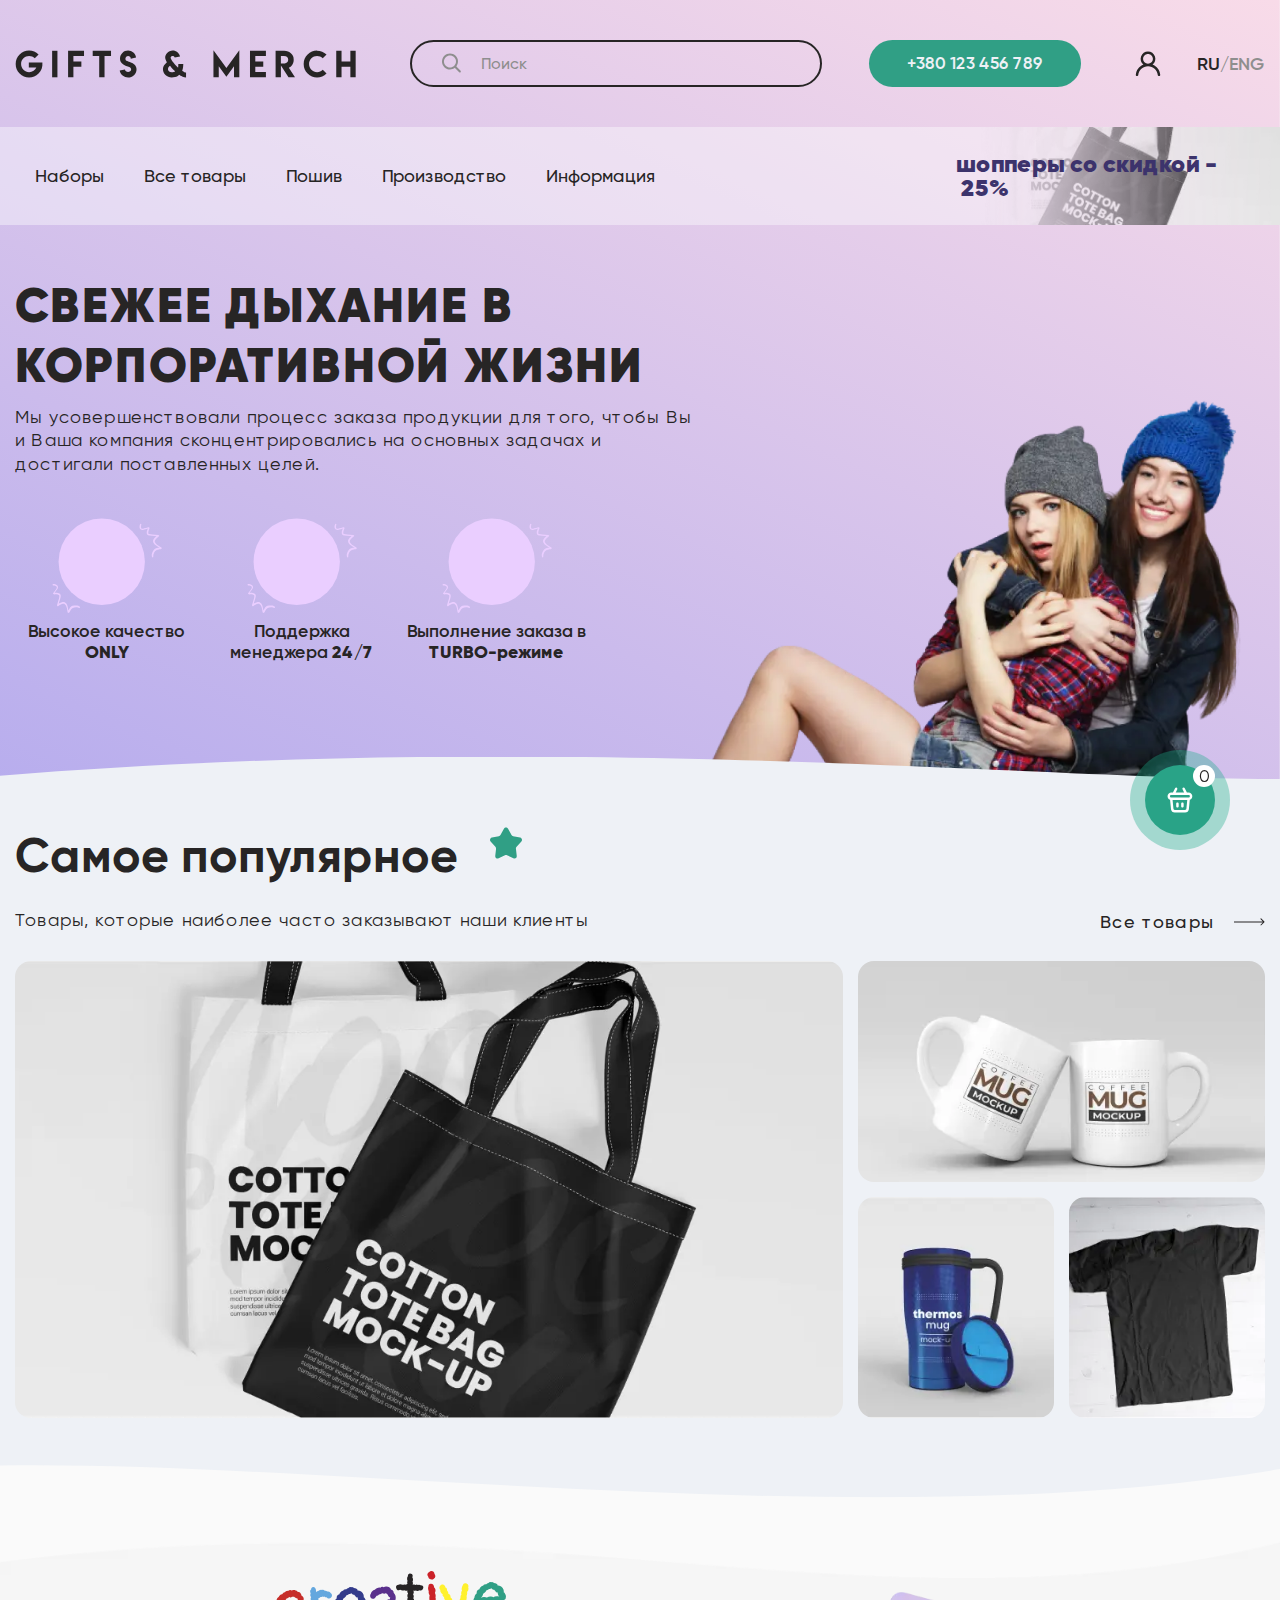
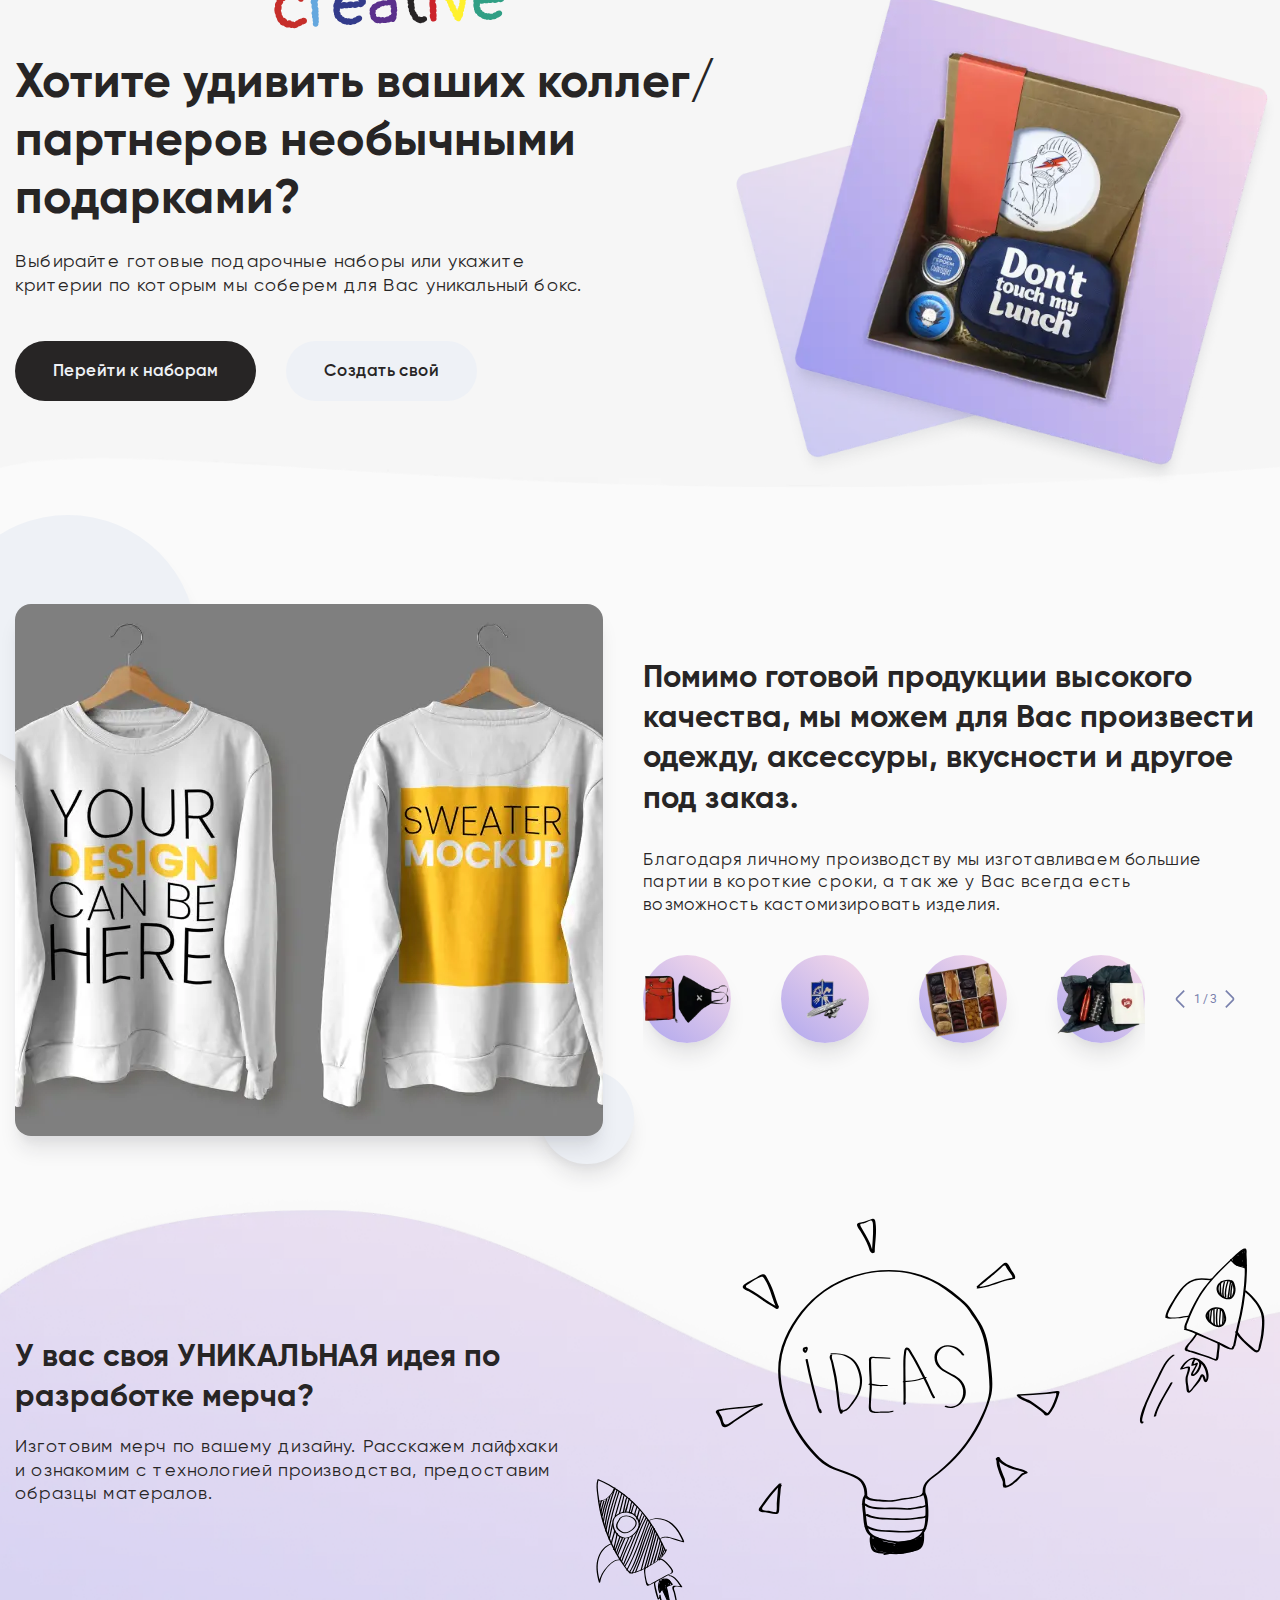
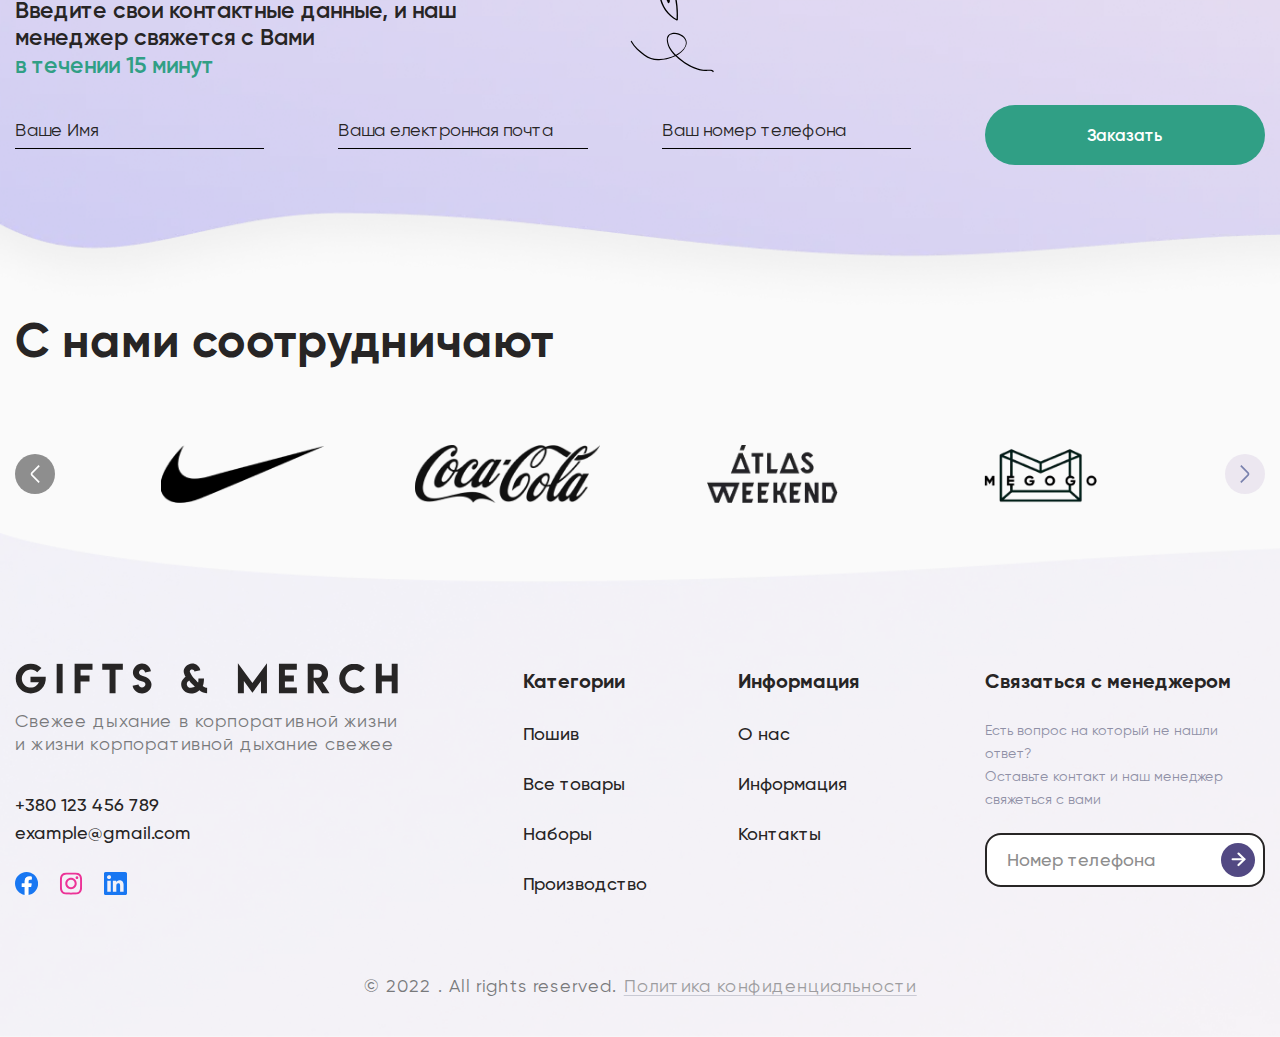
<file: home.html>
<!DOCTYPE html>
<html lang="ru">

<head>
	<title>Gifts & Merch</title>
	<meta charset="UTF-8">
	<meta name="format-detection" content="telephone=no">
	<!-- <style>body{opacity: 0;}</style> -->
	<link rel="stylesheet" href="css/style.min.css?_v=20230223230019">
	<link rel="shortcut icon" href="favicon.ico">
	<!-- <meta name="robots" content="noindex, nofollow"> -->
	<meta name="viewport" content="width=device-width, initial-scale=1.0">
	<!-- Стили для прелоадера -->
	<style class="preloader-style">
		.preloader {
			pointer-events: none;
			z-index: 1000;
			position: fixed;
			width: 100vw;
			height: 100vh;
			top: 0;
			left: 0;
			display: flex;
			justify-content: center;
			align-items: center;
			background: #F6F3F7;
		}

		.preloader * {
			box-sizing: border-box;
		}

		.preloader__body {
			padding: 0.93rem;
			display: flex;
			flex-direction: column;
			position: relative;
			width: 280px;
			height: 280px;
		}

		.preloader__one,
		.preloader__two {
			position: absolute;
			width: 175px;
			height: 175px;
			border-radius: 50%;
			top: 0;
			right: 0;
			bottom: 0;
			left: 0;
			margin: auto;
		}

		.preloader__one {
			animation: spin1 2.3s infinite linear;
		}

		.preloader__two {
			transform: rotate(45deg);
			animation: spin2 2.3s infinite linear;
		}

		.preloader__one_one,
		.preloader__two_five {
			border-top: 3px solid transparent;
		}

		.preloader__one_two,
		.preloader__two_six {
			border-right: 3px solid transparent;
		}

		.preloader__one_three,
		.preloader__two_seven {
			border-bottom: 3px solid transparent;
		}

		.preloader__one_four,
		.preloader__two_eight {
			border-left: 3px solid transparent;
		}

		.preloader__one_one {
			top: -100px;
		}

		.preloader__one_two {
			right: -100px;
		}

		.preloader__one_three {
			bottom: -100px;
		}

		.preloader__one_four {
			left: -100px;
		}

		.preloader__two_five {
			right: -70.5px;
			bottom: 70.5px;
		}

		.preloader__two_six {
			left: 70.5px;
			top: 70.5px;
		}

		.preloader__two_seven {
			left: -70.5px;
			top: 70.5px;
		}

		.preloader__two_eight {
			right: 70.5px;
			top: -70.5px;
		}

		@keyframes spin1 {
			from {
				transform: rotate(0deg);
			}

			to {
				transform: rotate(360deg);
			}

			0% {
				border-color: #d7caf2;
			}

			50% {
				border-color: #9864ff;
			}

			100% {
				border-color: #d7caf2;
			}
		}

		@keyframes spin2 {
			from {
				transform: rotate(45deg);
			}

			to {
				transform: rotate(405deg);
			}

			0% {
				border-color: #d7caf2;
			}

			50% {
				border-color: #9864ff;
			}

			100% {
				border-color: #d7caf2;
			}
		}

		.preloader__counter {
			font-size: 20px;
			position: absolute;
			top: 50%;
			left: 50%;
			transform: translate(-50%, -50%);
			color: rgba(152, 100, 255, 0.8);
			font-family: sans-serif;
		}

		.preloader__line span {
			position: absolute;
			bottom: 0;
			left: 0;
			height: 3px;
			background-color: rgba(152, 100, 255, 0.8);
			border-radius: 16px;
			transition: width 0.3s ease 0s;
		}

		.lock body {
			overflow: hidden;
			touch-action: none;
			overscroll-behavior: none;
		}

		.wrapper {
			opacity: 0;
			visibility: hidden;
		}

		.loading .preloader {
			opacity: 1;
			visibility: visible;
		}

		.loaded .preloader {
			opacity: 0;
			visibility: hidden;
			transition: all 0.5s ease 0s;
		}

		.loaded .wrapper {
			transition: opacity 0.5s ease 0s;
			opacity: 1;
			visibility: visible;
		}
	</style>
	<!-- Скрипт прелоадера -->
	<script id="preloader">
		(function() {
			const preloaderContainer = document.querySelector('#preloader');
			let preloader, preloaderBody, showPecentLoad, showLineLoad;
			const htmlDocument = document.documentElement;
			const settings = {
				// Задержка перед удалением прелоадера из html после окончания загрузки
				delayRemovePreloader: 500,
				// Функціонал відсоткового відображення завантаження
				counter: true,
				// Функционал процентного отображения загрузки
				line: false,
				// Функционал кастомного отображения разных элементов (можно редактировать) – для включения перевести init в позицию true.
				custom: {
					init: true,
					// Элементы, которые нужно добавлять в preloader__body
					body: `
				<div class="preloader__one preloader__one_one"></div>
				<div class="preloader__one preloader__one_two"></div>
				<div class="preloader__one preloader__one_three"></div>
				<div class="preloader__one preloader__one_four"></div>
				<div class="preloader__two preloader__two_five"></div>
				<div class="preloader__two preloader__two_six"></div>
				<div class="preloader__two preloader__two_seven"></div>
				<div class="preloader__two preloader__two_eight"></div>
				`
				},
			};
			window.addEventListener("load", () => htmlDocument.classList.add('download-done'));
			const checkBodyinterval = setInterval(() => {
				if (document.body) {
					clearInterval(checkBodyinterval);
					const preloaderTemplate = `
								<div class="preloader">
									<div class="preloader__body">
										${settings.custom.init ? settings.custom.body : ''}
										${settings.counter ? '<div class="preloader__counter">0%</div>' : ''}
										${settings.line ? '<div class="preloader__line"><span></span></div>' : ''}
									</div>
								</div>
							`;
					htmlDocument.insertAdjacentHTML("beforeend", preloaderTemplate);
					preloader = document.querySelector('.preloader');
					preloaderBody = preloader.querySelector('.preloader__body');
					showPecentLoad = document.querySelector('.preloader__counter');
					showLineLoad = document.querySelector('.preloader__line span');
				}
			}, 10);
			const checkScriptsInterval = setInterval(() => {
				const mainScriptsTag = document.querySelector('[data-main-script]');
				if (mainScriptsTag) {
					clearInterval(checkScriptsInterval);
					let preloaderImages = document.querySelectorAll('img');
					const preloaderStyle = document.querySelector('.preloader-style');
					if (preloaderImages.length) {
						const intervalDelayCuonter = 4 * preloaderImages.length < 40 ? 4 * preloaderImages.length : 40;
						let imagesLoadedCount = counter = progress = 0;
						htmlDocument.classList.add('loading');
						htmlDocument.classList.add('lock');
						preloaderImages.forEach(preloaderImage => {
							const imgClone = document.createElement('img');
							if (imgClone) {
								imgClone.onload = imageLoaded;
								imgClone.onerror = imageLoaded;
								preloaderImage.dataset.src ? imgClone.src = preloaderImage.dataset.src : imgClone.src = preloaderImage.src;
							}
						});

						function setValueProgress(progress) {
							showPecentLoad ? showPecentLoad.innerText = `${progress}%` : null;
							showLineLoad ? showLineLoad.style.width = `${progress}%` : null;
						}
						showPecentLoad ? setValueProgress(progress) : null;

						function imageLoaded() {
							imagesLoadedCount++;
							progress = Math.round((100 / preloaderImages.length) * imagesLoadedCount);
							const intervalId = setInterval(() => {
								counter >= progress ? clearInterval(intervalId) : setValueProgress(++counter);
								counter >= 100 ? addLoadedClass() : null;
							}, intervalDelayCuonter);
						}

						function addLoadedClass() {
							if (this.isRun == true) return;
							this.isRun = true;

							let timer = setInterval(() => {
								if (htmlDocument.closest('.download-done')) {
									htmlDocument.classList.remove('lock');
									htmlDocument.classList.remove('loading');
									setTimeout(() => {
										htmlDocument.classList.remove('download-done');
										htmlDocument.classList.add('loaded');
									}, settings.delayRemovePreloader >= 500 ? settings.delayRemovePreloader - 500 : 0);
									const intervalRemovePreloader = setInterval(() => {
										preloader.remove();
										if (preloaderStyle) {
											preloaderStyle.remove();
										}
										clearInterval(intervalRemovePreloader);
										clearInterval(timer);
										preloaderContainer.remove();
										mainScriptsTag.removeAttribute('data-main-script');
									}, settings.delayRemovePreloader);
								} else {
									return;
								}
							}, 300);
						}
					} else {
						if (preloaderStyle) {
							preloaderStyle.remove();
						}
						preloaderContainer.remove();
					}
				}
			}, 10);
		})();
	</script>
</head>


<body>
	<!-- Тут могла быть ваша реклама -->
	<div class="wrapper wrapper_home">

		<header class="header">
			<div class="header__container">
				<div class="header__row row-header-top">
					<a href="home.html" class="row-header-top__logo">
						<img src="img/logo.svg" alt="">
					</a>
					<div class="row-header-top__content">
						<form id="form-hidden" action="#" class="row-header-top__search-form">
							<div class="row-header-top__inner">
								<input id="search-input" autocomplete="off" type="text" name="form[]" data-required data-validate data-value="" placeholder="Поиск" data-placeholder-nohide class="row-header-top__input input">
								<button type="submit" class="row-header-top__button row-header-top__button_position">
									<svg>
										<use xlink:href="img/icons/icons.svg#search"></use>
									</svg>
								</button>
								<button id="form-search-clean" type="button" class="row-header-top__button row-header-top__button_clean">
									<svg>
										<use xlink:href="img/icons/icons.svg#close"></use>
									</svg>
								</button>
							</div>
							<button id="switch-form-hide" type="button" class="row-header-top__button row-header-top__button_close">
								<svg>
									<use xlink:href="img/icons/icons.svg#close"></use>
								</svg>
							</button>
						</form>
						<button id="switch-form-visible" type="button" class="row-header-top__button row-header-top__button_media">
							<svg>
								<use xlink:href="img/icons/icons.svg#search"></use>
							</svg>
						</button>
						<a data-da=".menu__media_tel,767.98,0" href="tel:+380123456789" class="row-header-top__btn btn"><span>+380 123 456 789</span></a>
						<div class="row-header-top__actions actions-header">
							<a data-da=".menu__media_actions,991.98,1" href="#" class="actions-header__autorization">
								<svg>
									<use xlink:href="img/icons/icons.svg#user"></use>
								</svg>
							</a>
							<ul data-da=".menu__media_actions,991.98,0" id="lang" class="actions-header__lang">
								<li><span data-lang="ru">ru</span></li>
								<li><span data-lang="en">eng</span></li>
							</ul>
							<button type="button" class="actions-header__icon icon-menu">
								<span></span>
								<span></span>
								<span></span>
							</button>
						</div>
					</div>
				</div>
				<div class="header__row menu">
					<nav class="menu__body">
						<div class="menu__media menu__media_actions"></div>
						<ul data-spollers="991.98,max" class="menu__list">
							<li class="menu__item"><a href="gifts.html" class="menu__link">Наборы</a></li>
							<li class="menu__item">
								<a data-spoller href="#" class="menu__link menu__link_submenu">Все товары</a>
								<div class="menu__sublist-body">
									<ul class="menu__sublist">
										<li><a href="all-goods.html" class="menu__sublink">Все товары</a></li>
										<li><a href="#" class="menu__sublink">Одежда</a></li>
										<li>
											<a href="#" data-spoller class="menu__sublink menu__sublink_decor">Сумки и аксессуары</a>
											<div class="menu__sublist-body menu__sublist-body_right">
												<ul class="menu__sublist">
													<li><a href="#" class="menu__sublink">Сумки и аксессуары</a></li>
													<li><a href="#" class="menu__sublink">Рюкзак</a></li>
													<li><a href="#" class="menu__sublink">Сумка/Экосумка</a></li>
													<li><a href="#" class="menu__sublink">Бананка</a></li>
													<li><a href="#" class="menu__sublink">Шапка</a></li>
													<li><a href="#" class="menu__sublink">Маска для сна</a></li>
													<li><a href="#" class="menu__sublink">Защитная маска</a></li>
													<li><a href="#" class="menu__sublink">Значки/Пины</a></li>
													<li><a href="#" class="menu__sublink">Брелки</a></li>
													<li><a href="#" class="menu__sublink">Обложка на паспорт/тревелкейс/кардхолдер</a></li>
												</ul>
											</div>
										</li>
										<li>
											<a href="#" data-spoller class="menu__sublink menu__sublink_decor">Для офиса</a>
											<div class="menu__sublist-body menu__sublist-body_right">
												<ul class="menu__sublist">
													<li><a href="#" class="menu__sublink">Для офиса</a></li>
													<li><a href="#" class="menu__sublink">Рюкзак</a></li>
													<li><a href="#" class="menu__sublink">Сумка/Экосумка</a></li>
													<li><a href="#" class="menu__sublink">Бананка</a></li>
													<li><a href="#" class="menu__sublink">Шапка</a></li>
													<li><a href="#" class="menu__sublink">Маска для сна</a></li>
													<li><a href="#" class="menu__sublink">Защитная маска</a></li>
													<li><a href="#" class="menu__sublink">Значки/Пины</a></li>
													<li><a href="#" class="menu__sublink">Брелки</a></li>
													<li><a href="#" class="menu__sublink">Обложка на паспорт/тревелкейс/кардхолдер</a></li>
												</ul>
											</div>
										</li>
										<li><a href="#" class="menu__sublink">Посуда</a></li>
										<li><a href="#" class="menu__sublink">Отдых</a></li>
										<li><a href="#" class="menu__sublink">Вкусности</a></li>
										<li><a href="#" class="menu__sublink">Электроника</a></li>
									</ul>
								</div>
							</li>
							<li class="menu__item"><a href="sewing.html" class="menu__link">Пошив</a></li>
							<li class="menu__item"><a href="production.html" class="menu__link">Производство</a></li>
							<li class="menu__item"><a href="contacts.html" class="menu__link">Информация</a></li>
						</ul>
						<div class="menu__media menu__media_email"></div>
						<div class="menu__media menu__media_tel"></div>
						<div class="menu__media menu__media_social"></div>
					</nav>
					<div class="menu__banner">
						<a href="#" class="menu__text">
							Шопперы со скидкой&nbsp;-&nbsp;25%
						</a>
					</div>
				</div>
			</div>
		</header>
		<main class="page">
			<div class="page__mainscreen mainscreen">
				<div class="mainscreen__container">
					<div class="mainscreen__body">
						<div class="mainscreen__content">
							<h1 class="mainscreen__title main-title">
								Свежее дыхание в корпоративной жизни
							</h1>
							<p class="mainscreen__subtitle subtitle">
								Мы усовершенствовали процесс заказа продукции для того, чтобы Вы и Ваша компания
								сконцентрировались на основных задачах и достигали поставленных целей.
							</p>
							<div class="mainscreen__info info-items">
								<div class="info-items__body">
									<div class="info-items__item">
										<div class="info-items__icon">
											<svg>
												<use xlink:href="img/icons/icons.svg#circle"></use>
											</svg>
										</div>
										<div class=" info-items__text">
											Высокое качество <span>ONLY</span>
										</div>
									</div>
									<div class="info-items__item">
										<div class="info-items__icon">
											<svg>
												<use xlink:href="img/icons/icons.svg#circle"></use>
											</svg>
										</div>
										<div class="info-items__text">
											Поддержка менеджера <span>24/7</span>
										</div>
									</div>
									<div class="info-items__item">
										<div class="info-items__icon">
											<svg>
												<use xlink:href="img/icons/icons.svg#circle"></use>
											</svg>
										</div>
										<div class="info-items__text">
											Выполнение заказа в <span>TURBO-режиме</span>
										</div>
									</div>
								</div>
								<div class="info-items__media-picture"></div>
							</div>
						</div>
						<div data-da=".info-items__media-picture, 991.98,last" class="mainscreen__picture">
							<picture><source srcset="img/mainscreen/two-girls.webp" type="image/webp"><img src="img/mainscreen/two-girls.png" alt="tho girls"></picture>
						</div>
					</div>
				</div>
				<div class="mainscreen__bg"></div>
			</div>
			<div class="page__popular popular">
				<div class="popular__container">
					<div class="popular__header">
						<div class="popular__block-title title-block">
							<h2 class="title-block__title">
								Самое популярное
								<svg>
									<use xlink:href="img/icons/icons.svg#star"></use>
								</svg>
							</h2>
							<p class="title-block__subtitle">
								Товары, которые наиболее часто заказывают наши клиенты
							</p>
						</div>
						<a data-da=".popular__body,991.98,last" href="all-goods.html" class="popular__link">
							Все товары
							<svg>
								<use xlink:href="img/icons/icons.svg#arrow-long"></use>
							</svg>
						</a>
					</div>
					<div class="popular__body">
						<div class="popular__cards">
							<a href="#" class="popular__item">
								<div class="popular__picture-ibg">
									<picture><source srcset="img/home//popular/1.webp" type="image/webp"><img src="img/home//popular/1.jpg" alt=""></picture>
								</div>
							</a>
							<a href="#" class="popular__item">
								<div class="popular__picture-ibg">
									<picture><source srcset="img/home//popular/2.webp" type="image/webp"><img src="img/home//popular/2.jpg" alt=""></picture>
								</div>
							</a>
							<a href="#" class="popular__item">
								<div class="popular__picture-ibg">
									<picture><source srcset="img/home//popular/3.webp" type="image/webp"><img src="img/home//popular/3.jpg" alt=""></picture>
								</div>
							</a>
							<a href="#" class="popular__item">
								<div class="popular__picture-ibg">
									<picture><source srcset="img/home//popular/4.webp" type="image/webp"><img src="img/home//popular/4.jpg" alt=""></picture>
								</div>
							</a>
						</div>
					</div>
				</div>
			</div>
			<div class="page__creative creative">
				<div class="creative__container">
					<div class="creative__block-title title-block">
						<div data-wrap-child-text class="title-block__name">creative</div>
						<h2 class="title-block__title">
							Хотите удивить ваших коллег/партнеров необычными подарками?
						</h2>
						<p class="title-block__subtitle">
							Выбирайте готовые подарочные наборы или укажите критерии по которым мы соберем для Вас уникальный
							бокс.
						</p>
					</div>
					<div class="creative__actions-block">
						<a href="gifts.html" class="creative__btn btn btn_black"><span>Перейти к наборам</span></a>
						<a href="#" class="creative__btn btn btn_dark-white"><span>Создать свой</span></a>
					</div>
				</div>
			</div>
			<div class="page__other-product product-other">
				<div class="product-other__container">
					<div class="product-other__body">
						<a href="#" class="product-other__picture-ibg">
							<picture><source srcset="img/home/other-product/1.webp" type="image/webp"><img src="img/home/other-product/1.jpg" alt="Фото одежды"></picture>
						</a>
						<div class="product-other__content">
							<h3 class="product-other__title">
								Помимо готовой продукции высокого качества, мы можем для Вас произвести одежду, аксессуры, вкусности и другое под заказ.
							</h3>
							<p class="product-other__subtitle">
								Благодаря личному производству мы изготавливаем большие партии в короткие сроки, а так же у Вас всегда есть возможность кастомизировать изделия.
							</p>
							<div class="product-other__body-slider">
								<div class="product-other__slider swiper">
									<div class="product-other__wrapper swiper-wrapper">
										<div class="product-other__slide swiper-slide">
											<a href="#" class="product-other__icon-slider-ibg">
												<picture><source srcset="img/home/other-product/slider/1.webp" type="image/webp"><img src="img/home/other-product/slider/1.png" alt=""></picture>
											</a>
										</div>
										<div class="product-other__slide swiper-slide">
											<a href="#" class="product-other__icon-slider-ibg">
												<picture><source srcset="img/home/other-product/slider/2.webp" type="image/webp"><img src="img/home/other-product/slider/2.png" alt=""></picture>
											</a>
										</div>
										<div class="product-other__slide swiper-slide">
											<a href="#" class="product-other__icon-slider-ibg">
												<picture><source srcset="img/home/other-product/slider/3.webp" type="image/webp"><img src="img/home/other-product/slider/3.png" alt=""></picture>
											</a>
										</div>
										<div class="product-other__slide swiper-slide">
											<a href="#" class="product-other__icon-slider-ibg">
												<picture><source srcset="img/home/other-product/slider/4.webp" type="image/webp"><img src="img/home/other-product/slider/4.png" alt=""></picture>
											</a>
										</div>
										<div class="product-other__slide swiper-slide">
											<a href="#" class="product-other__icon-slider-ibg">
												<picture><source srcset="img/home/other-product/slider/2.webp" type="image/webp"><img src="img/home/other-product/slider/2.png" alt=""></picture>
											</a>
										</div>
										<div class="product-other__slide swiper-slide">
											<a href="#" class="product-other__icon-slider-ibg">
												<picture><source srcset="img/home/other-product/slider/1.webp" type="image/webp"><img src="img/home/other-product/slider/1.png" alt=""></picture>
											</a>
										</div>
									</div>
								</div>
								<div class="product-other__actions">
									<div class="product-other__arrow product-other__arrow_left arrow-left">
										<svg>
											<use xlink:href="img/icons/icons.svg#arrow-left"></use>
										</svg>
									</div>
									<div class="product-other__pagination"></div>
									<div class="product-other__arrow product-other__arrow_right arrow-right">
										<svg>
											<use xlink:href="img/icons/icons.svg#arrow-right"></use>
										</svg>
									</div>
								</div>
							</div>
						</div>
					</div>
				</div>
			</div>
			<div class="page__form form-block">
				<div class="form-block__container">
					<div class="form-block__decor-box">
						<svg class="form-block__decor-lamp">
							<use xlink:href="img/icons/icons.svg#lamp"></use>
						</svg>
						<svg class="form-block__decor-rocket-one">
							<use xlink:href="img/icons/icons.svg#rocket"></use>
						</svg>
						<svg data-da=".form-block__media-decor,767.98,first" class="form-block__decor-rocket-one form-block__decor-rocket-one_curve">
							<use xlink:href="img/icons/icons.svg#curve-rocket"></use>
						</svg>
						<svg class="form-block__decor-rocket-two">
							<use xlink:href="img/icons/icons.svg#rocket-two"></use>
						</svg>
					</div>
					<div class="form-block__block-title title-block">
						<h3 class="title-block__title">
							У вас своя <br> <span>уникальная</span> идея по разработке мерча?
						</h3>
						<p class="title-block__subtitle">
							Изготовим мерч по вашему дизайну. Расскажем лайфхаки и ознакомим с технологией производства, предоставим образцы матералов.
						</p>
					</div>
					<div class="form-block__media-decor"></div>
					<div class="form-block__bottom">
						<div class="form-block__label">Введите свои контактные данные, и наш менеджер свяжется с Вами <br> <span>в течении 15 минут</span></div>
						<form action="#" class="form-block__form form-merch">
							<div class="form-merch__item">
								<input data-required data-validate id="userName" type="text" name="form[]" data-error="" placeholder="" class="form-merch__input input">
								<label for="userName" class="form-merch__label">Ваше Имя</label>
							</div>
							<div class="form-merch__item">
								<input data-required="email" data-validate id="userEmail" type="email" name="form[]" data-error="" placeholder="" class="form-merch__input input">
								<label for="userEmail" class="form-merch__label">Ваша електронная почта</label>
							</div>
							<div class="form-merch__item">
								<input data-required data-validate id="userTel" type="tel" name="form[]" data-error="" placeholder="" class="form-merch__input input">
								<label for="userTel" class="form-merch__label">Ваш номер телефона</label>
							</div>
							<div class="form-merch__item">
								<button type="submit" class="form-merch__btn btn"><span>Заказать</span></button>
							</div>
						</form>
					</div>
				</div>
			</div>
			<div class="page__cooperate cooperate">
				<div class="cooperate__container">
					<div class="cooperate__block-title title-block">
						<h2 class="title-block__title">
							С нами соотрудничают
						</h2>
					</div>
					<div class="cooperate__slider-body">
						<div class="cooperate__slider swiper">
							<div class="cooperate__wrapper swiper-wrapper">
								<div class="cooperate__slide swiper-slide">
									<a href="#" class="cooperate__picture-ibg">
										<picture><source srcset="img/sponsors/nike.webp" type="image/webp"><img src="img/sponsors/nike.png" alt="logo nike"></picture>
									</a>
								</div>
								<div class="cooperate__slide swiper-slide">
									<a href="#" class="cooperate__picture-ibg">
										<picture><source srcset="img/sponsors/coca-cola.webp" type="image/webp"><img src="img/sponsors/coca-cola.png" alt="logo coca-cola"></picture>
									</a>
								</div>
								<div class="cooperate__slide swiper-slide">
									<a href="#" class="cooperate__picture-ibg">
										<picture><source srcset="img/sponsors/weekend.webp" type="image/webp"><img src="img/sponsors/weekend.png" alt="logo weekend"></picture>
									</a>
								</div>
								<div class="cooperate__slide swiper-slide">
									<a href="#" class="cooperate__picture-ibg">
										<picture><source srcset="img/sponsors/megogo.webp" type="image/webp"><img src="img/sponsors/megogo.png" alt="logo megogo"></picture>
									</a>
								</div>
								<div class="cooperate__slide swiper-slide">
									<a href="#" class="cooperate__picture-ibg">
										<picture><source srcset="img/sponsors/crazybox.webp" type="image/webp"><img src="img/sponsors/crazybox.png" alt="logo crazybox"></picture>
									</a>
								</div>
								<div class="cooperate__slide swiper-slide">
									<a href="#" class="cooperate__picture-ibg">
										<picture><source srcset="img/sponsors/crazybox.webp" type="image/webp"><img src="img/sponsors/crazybox.png" alt="logo crazybox"></picture>
									</a>
								</div>
							</div>
						</div>
						<div class="cooperate__actions">
							<div class="cooperate__arrow cooperate__arrow_left arrow-left">
								<svg>
									<use xlink:href="img/icons/icons.svg#arrow-left"></use>
								</svg>
							</div>
							<div class="cooperate__arrow cooperate__arrow_right arrow-right">
								<svg>
									<use xlink:href="img/icons/icons.svg#arrow-right"></use>
								</svg>
							</div>
						</div>
					</div>
				</div>
			</div>
			<div data-lp data-basket class="basket">
				<div class="basket__body">
					<div class="basket__icon">
						<svg>
							<use xlink:href="img/icons/icons.svg#basket"></use>
						</svg>
					</div>
					<span class="basket__counter"></span>
					<span class="basket__total-value"></span>
					<div class="basket__questions">
						<a href="#" class="basket__continue">Продолжить покупки</a>
						<a data-popup="#basket" href="#" class="basket__go-basket">В корзину</a>
						<span class="basket__close">
							<svg>
								<use xlink:href="img/icons/icons.svg#close"></use>
							</svg>
						</span>
					</div>
				</div>
			</div>
		</main>
		<footer class="footer">
			<div class="footer__container">
				<div class="footer__row">
					<div class="footer__column footer__column_info">
						<div class="footer__logo-block">
							<a href="home.html" class="footer__logo">
								<img src="img/logo.svg" alt="logo ">
							</a>
							<p class="footer__text">
								Свежее дыхание в корпоративной жизни <br> и жизни корпоративной дыхание свежее
							</p>
						</div>
						<div data-da=".footer__media-social,649.98,0" class="footer__contacts contacts-footer">
							<div class="contacts-footer__body-links">
								<a href="tel:+380123456789" class="contacts-footer__tel link">+380 123 456 789</a>
								<a href="mailto:example@gmail.com" class="contacts-footer__email link">example@gmail.com</a>
							</div>
							<div class="contacts-footer__social">
								<a href="#" class="contacts-footer__link contacts-footer__link_facebook">
									<svg>
										<use xlink:href="img/icons/icons.svg#facebook"></use>
									</svg>
								</a>

								<a href="#" class="contacts-footer__link contacts-footer__link_instagram">
									<svg>
										<use xlink:href="img/icons/icons.svg#instagram"></use>
									</svg>
								</a>
								<a href="#" class="contacts-footer__link contacts-footer__link_linked-in">
									<svg>
										<use xlink:href="img/icons/icons.svg#linkedIn"></use>
									</svg>
								</a>
							</div>
						</div>
					</div>
					<div class="footer__column footer__column_nav">
						<nav class="footer__nav nav-footer">
							<h4 class="nav-footer__label">Категории</h4>
							<ul class="nav-footer__list">
								<li class="nav-footer__item">
									<a href="sewing.html" class="nav-footer__link link">Пошив</a>
								</li>
								<li class="nav-footer__item">
									<a href="all-goods.html" class="nav-footer__link link">Все товары</a>
								</li>
								<li class="nav-footer__item">
									<a href="gifts.html" class="nav-footer__link link">Наборы</a>
								</li>
								<li class="nav-footer__item">
									<a href="production.html" class="nav-footer__link link">Производство</a>
								</li>
							</ul>
						</nav>
						<nav class="footer__nav nav-footer">
							<h4 class="nav-footer__label">Информация</h4>
							<ul class="nav-footer__list">
								<li class="nav-footer__item">
									<a href="contacts.html" class="nav-footer__link link">О нас</a>
								</li>
								<li class="nav-footer__item">
									<a href="contacts.html" class="nav-footer__link link">Информация</a>
								</li>
								<li class="nav-footer__item">
									<a href="contacts.html" class="nav-footer__link link">Контакты</a>
								</li>
							</ul>
						</nav>
					</div>
					<div class="footer__column footer__column_callback">
						<div class="footer__media-social"></div>
						<div class="footer__callback callback-footer">
							<h4 class="callback-footer__label">Связаться с менеджером</h4>
							<p class="callback-footer__text">
								Есть вопрос на который не нашли ответ? <br> Оставьте контакт и наш менеджер свяжеться с вами
							</p>
							<form action="#" class="callback-footer__form">
								<input data-placeholder-nohide data-required data-validate type="tel" name="form[]" data-error="" placeholder="Номер телефона" class="callback-footer__input input">
								<button type="submit" class="callback-footer__btn">
									<svg>
										<use xlink:href="img/icons/icons.svg#arrow-small"></use>
									</svg>
								</button>
							</form>
						</div>
					</div>
				</div>
				<div class="footer__copy">
					<p class="footer__text">
						© 2022 . All rights reserved.
						<a href="#" class="footer__link-copy">Политика&nbsp;конфиденциальности</a>
					</p>
				</div>
			</div>
		</footer>
	</div>
	<div id="goods" aria-hidden="true" class="popup">
		<div class="popup__wrapper">
			<div class="popup__content">
				<button data-close type="button" class="popup__close">
					<svg>
						<use xlink:href="img/icons/icons.svg#close"></use>
					</svg>
				</button>
				<form data-add-to-cart action="#" class="popup__goods goods-popup">
					<div class="goods-popup__sliders">
						<div class="goods-popup__slider goods-popup__slider-main swiper">
							<div class="goods-popup__wrapper swiper-wrapper"></div>
							<span class="goods-popup__arrow goods-popup__arrow_left">
								<svg>
									<use xlink:href="img/icons/icons.svg#arrow-left"></use>
								</svg>
							</span>
							<span class="goods-popup__arrow goods-popup__arrow_right">
								<svg>
									<use xlink:href="img/icons/icons.svg#arrow-right"></use>
								</svg>
							</span>
						</div>
						<div class="goods-popup__slider goods-popup__slider-thumbs swiper">
							<div class="goods-popup__wrapper swiper-wrapper"></div>
						</div>
					</div>
					<div class="goods-popup__content">
						<div class="goods-popup__breadcrumb breadcrumb">
							<ul class="breadcrumb__list">
								<li class="breadcrumb__item">
									<a href="home.html">Главная</a>
								</li>
								<li class="breadcrumb__item">
									<a href="home.html">Все товары</a>
								</li>
								<li class="breadcrumb__item">
									<a href="home.html">Сумки и аксессуары</a>
								</li>
								<li class="breadcrumb__item">
									<a href="home.html">Рюкзаки</a>
								</li>
								<li class="breadcrumb__item breadcrumb__item_active">
									<a href="#">EL003 Elleven Checkpoint-Friendly Compu-Backpack</a>
								</li>
							</ul>
						</div>
						<h3 data-add-to-cart-name class="goods-popup__name">
							EL003 Elleven Checkpoint-Friendly Compu-Backpack
						</h3>
						<div data-colors class="goods-popup__colors colors">
							<div data-color="#524983" class="colors__color">
								<input checked data-add-to-cart-color type="radio" name="color" value="" class="colors__radio">
								<label class="colors__label-color"></label>
							</div>
							<div data-color="#309F85" class="colors__color">
								<input data-add-to-cart-color type="radio" name="color" value="" class="colors__radio">
								<label class="colors__label-color"></label>
							</div>
							<div data-color="#F1F1F1" class="colors__color">
								<input data-add-to-cart-color type="radio" name="color" value="" class="colors__radio">
								<label class="colors__label-color"></label>
							</div>
						</div>
						<div class="goods-popup__price-block">
							Цена <span data-add-to-cart-price>2 789.69</span> <span data-add-to-cart-price-currency>грн</span>
						</div>
						<p data-popup-goods-descr class="goods-popup__text"></p>
						<div class="goods-popup__media-992"></div>
						<div class="goods-popup__info-block block-info-popup">
							<div data-da=".goods-popup__media-992,991.98,first" class="block-info-popup__form pick-up-size">
								<div class="pick-up-size__title">Размер</div>
								<div data-sizes-body class="pick-up-size__row">
									<div class="pick-up-size__body-form">
										<input data-add-to-cart-size id="xs" type="radio" name="size" data-error-text="Выберите размер" value="XS" class="pick-up-size__radio">
										<label for="xs" class="pick-up-size__label">XS</label>
									</div>
									<div class="pick-up-size__body-form">
										<input data-add-to-cart-size id="s" type="radio" name="size" data-error-text="Выберите размер" value="S" class="pick-up-size__radio">
										<label for="s" class="pick-up-size__label">S</label>
									</div>
									<div class="pick-up-size__body-form">
										<input data-add-to-cart-size id="m" type="radio" name="size" data-error-text="Выберите размер" value="M" class="pick-up-size__radio">
										<label for="m" class="pick-up-size__label">m</label>
									</div>
									<div class="pick-up-size__body-form">
										<input data-add-to-cart-size id="l" type="radio" name="size" data-error-text="Выберите размер" value="L" class="pick-up-size__radio">
										<label for="l" class="pick-up-size__label">l</label>
									</div>
									<div class="pick-up-size__body-form">
										<input data-add-to-cart-size id="xxl" type="radio" name="size" data-error-text="Выберите размер" value="XXL" class="pick-up-size__radio">
										<label for="xxl" class="pick-up-size__label">xxl</label>
									</div>
								</div>
								<a data-popup="#size" href="#" class="pick-up-size__pick-up-size"><span>Подобрать размер</span></a>
								<button data-add-to-cart-button type="submit" class="pick-up-size__btn btn btn_violet">Заказать</button>
							</div>
							<div class="block-info-popup__characteristics">
								<div data-spollers class="block-info-popup__spollers spollers-characteristics">
									<div class="spollers-characteristics__item">
										<button type="button" data-spoller class="spollers-characteristics__title _spoller-active">Характеристики</button>
										<div class="spollers-characteristics__body">
											<ul class="spollers-characteristics__list">
												<li>
													<span>
														Материал
													</span>
													<span>
														100% хлопок
													</span>
												</li>
												<li>
													<span>
														Нанесение
													</span>
													<span>
														вышивка, термопечать
													</span>
												</li>
												<li>
													<span>
														Торговая марка
													</span>
													<span>
														100% хлопок
													</span>
												</li>
												<li>
													<span>
														Плотность, г/м
													</span>
													<span>
														150
													</span>
												</li>
											</ul>
										</div>
									</div>
								</div>
							</div>
						</div>
					</div>
				</form>
			</div>
		</div>
	</div>
	<div id="size" aria-hidden="true" class="popup">
		<div class="popup__wrapper">
			<div class="popup__content">
				<button data-close type="button" class="popup__close">
					<svg>
						<use xlink:href="img/icons/icons.svg#close"></use>
					</svg>
				</button>
				<div class="popup__size size-popup">
					<div class="size-popup__size-table table-size">
						<label class="table-size__title">Таблица размеров</label>
						<div class="table-size__table">
							<ul class="table-size__list">
								<li>
									<span>XS</span>
									<span>67/46</span>
								</li>
								<li>
									<span>S</span>
									<span>69/51</span>
								</li>
								<li>
									<span>M</span>
									<span>71/56</span>
								</li>
								<li>
									<span>L</span>
									<span>74/61</span>
								</li>
								<li>
									<span>XL</span>
									<span>76/66</span>
								</li>
								<li>
									<span>2XL</span>
									<span>79/71</span>
								</li>
								<li>
									<span>3XL</span>
									<span>81/76</span>
								</li>
							</ul>
						</div>
					</div>
				</div>
			</div>
		</div>
	</div>
	<div id="basket" aria-hidden="true" class="popup">
		<div class="popup__wrapper">
			<div class="popup__content">
				<button data-close type="button" class="popup__close">
					<svg>
						<use xlink:href="img/icons/icons.svg#close"></use>
					</svg>
				</button>
				<form action="#" class="popup__basket basket-popup">
					<div class="basket-popup__order order-pupup">
						<div class="order-pupup__title title-popup">Оформить заказ</div>
						<p class="order-pupup__label">
							Введите свои контактные данные, и наш менеджер свяжется с Вами в течении 1 часа
						</p>
						<div class="order-pupup__order-form form-merch form-merch_popup">
							<div class="form-merch__item">
								<input data-required data-validate id="userNamePopup" type="text" name="form[]" data-error="" placeholder="" class="form-merch__input input">
								<label for="userNamePopup" class="form-merch__label">Ваше Имя</label>
							</div>
							<div class="form-merch__item">
								<input data-required="email" data-validate id="userEmailPopup" type="email" name="form[]" data-error="" placeholder="" class="form-merch__input input">
								<label for="userEmailPopup" class="form-merch__label">Ваша електронная почта</label>
							</div>
							<div class="form-merch__item">
								<input data-required data-validate id="userTelPopup" type="tel" name="form[]" data-error="" placeholder="" class="form-merch__input input">
								<label for="userTelPopup" class="form-merch__label">Ваш номер телефона</label>
							</div>
							<div class="form-merch__item">
								<button type="submit" class="form-merch__btn btn">Заказать</button>
							</div>
						</div>
						<p class="order-pupup__info-text">
							Нажимая "Подтвердить заказ", Вы даете согласие на обработку Ваших персональных данных
						</p>
					</div>
					<div class="basket-popup__basket block-basket">
						<div class="block-basket__title title-popup">
							Корзина
						</div>
						<div class="block-basket__cards">
							<div class="block-basket__text-empty">Корзина пуста</div>
							<!-- Карточка -->
							<!-- <div data-price-cart="76.43" class="block-basket__item item-basket">
							<div class="item-basket__picture-ibg">
								<picture><source srcset="img/goods/1.webp" type="image/webp"><img src="img/goods/1.png" alt=""></picture>
							</div>
							<div class="item-basket__label">EL003 Elleven Checkpoint-Friendly Compu-Backpack</div>
							<div class="item-basket__info">
								<p class="item-basket__color">Цвет <span style="background-color: #309F85;"></span></p>
								<p class="item-basket__size label-basket">
									Размер <span>XS</span>
								</p>
							</div>
							<div class="item-basket__body-quantity">
								<p class="quantity__label label-basket">Кол-во</p>
								<div class="item-basket__quantity quantity">
									<button type="button" class="quantity__button quantity__button_minus"></button>
									<div class="quantity__input">
										<input autocomplete="off" type="text" name="form[]" value="1">
									</div>
									<button type="button" class="quantity__button quantity__button_plus"></button>
								</div>
								<p class="quantity__label label-basket">min</p>
							</div>
							<div class="item-basket__body-summ">
								<button type="button" class="item-basket__del">
									<svg>
										<use xlink:href="img/icons/icons.svg#close"></use>
									</svg>
								</button>
								<div class="item-basket__summ"><span class="item-basket__value-summ">76.43</span> <span>$</span></div>
							</div>
						</div> -->
						</div>
						<div class="block-basket__body-total">
							<span class="block-basket__order-number">Заказ № <span>110293</span></span>
							<span class="block-basket__total">Всего: <span class="block-basket__summ-total">0</span></span>
						</div>
					</div>
				</form>
			</div>
		</div>
	</div>
	<script data-main-script src="js/app.min.js?_v=20230223230019"></script>
</body>

</html>
</file>
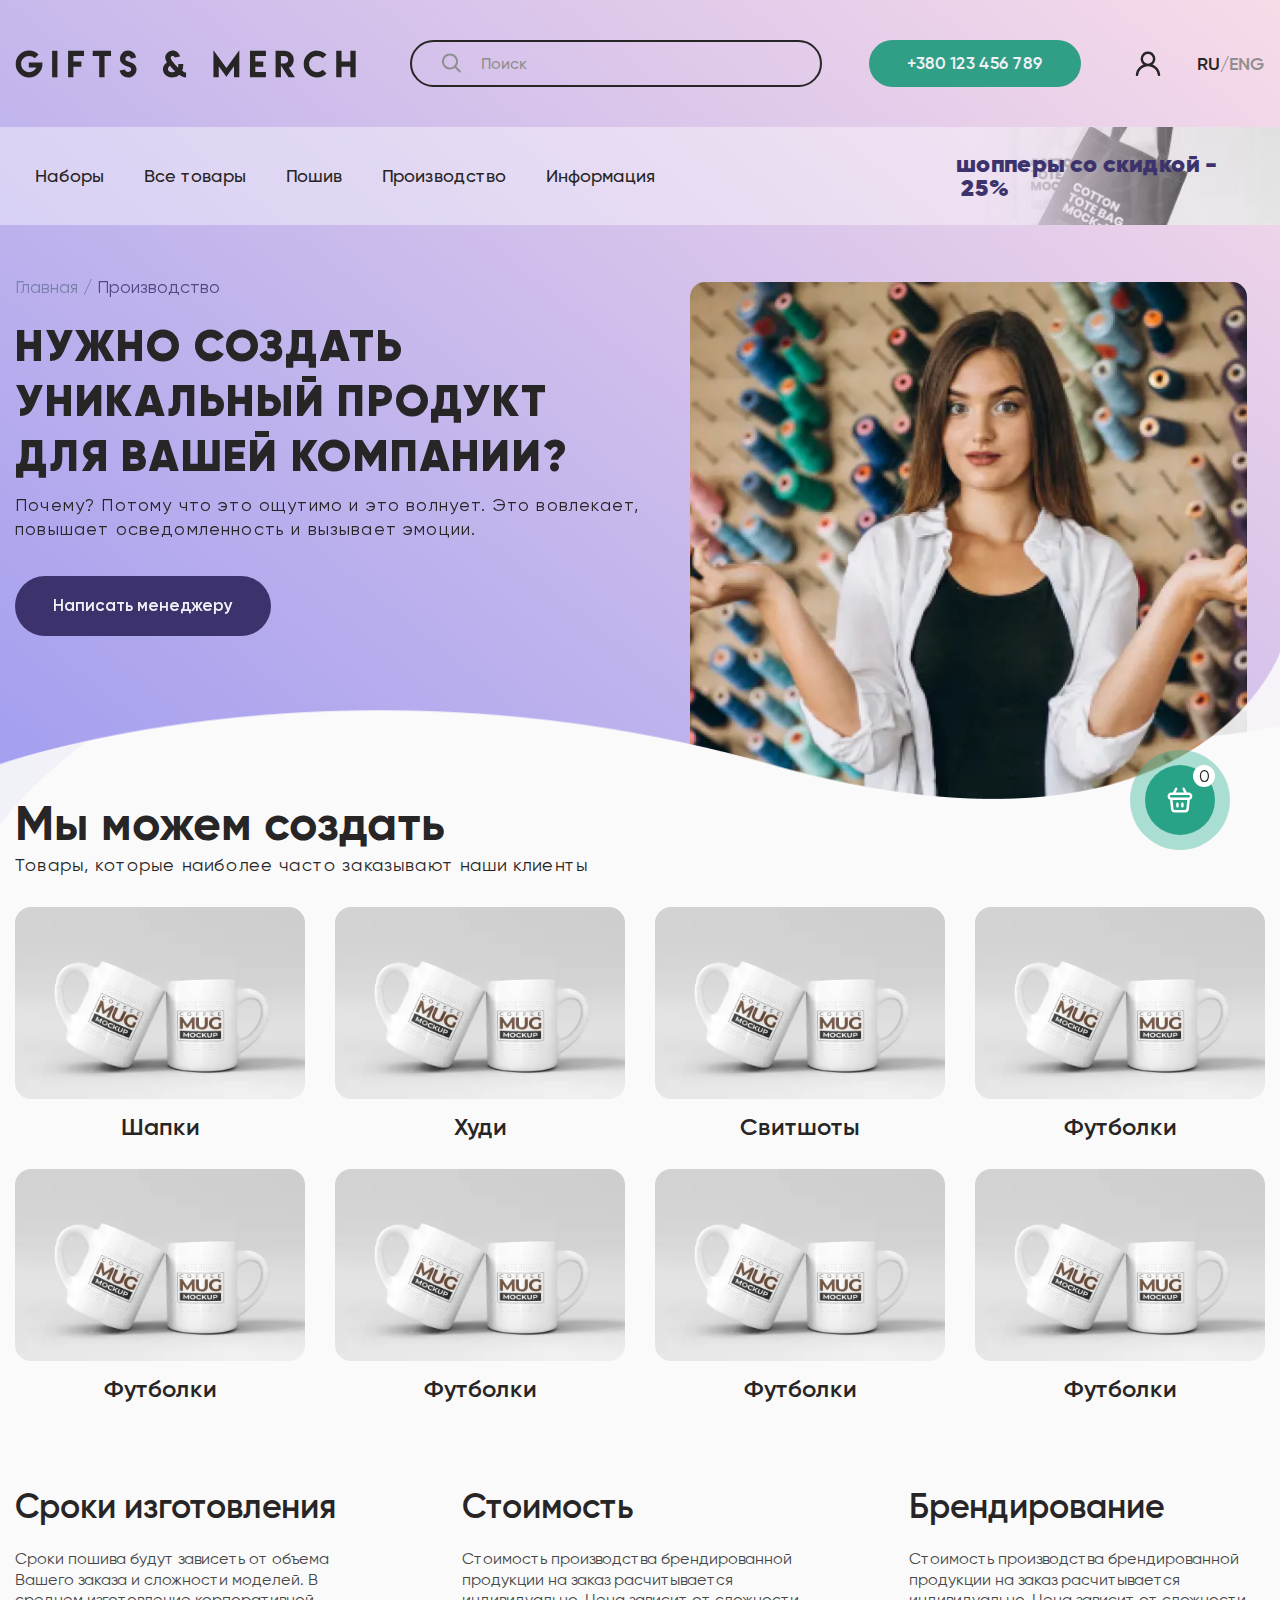
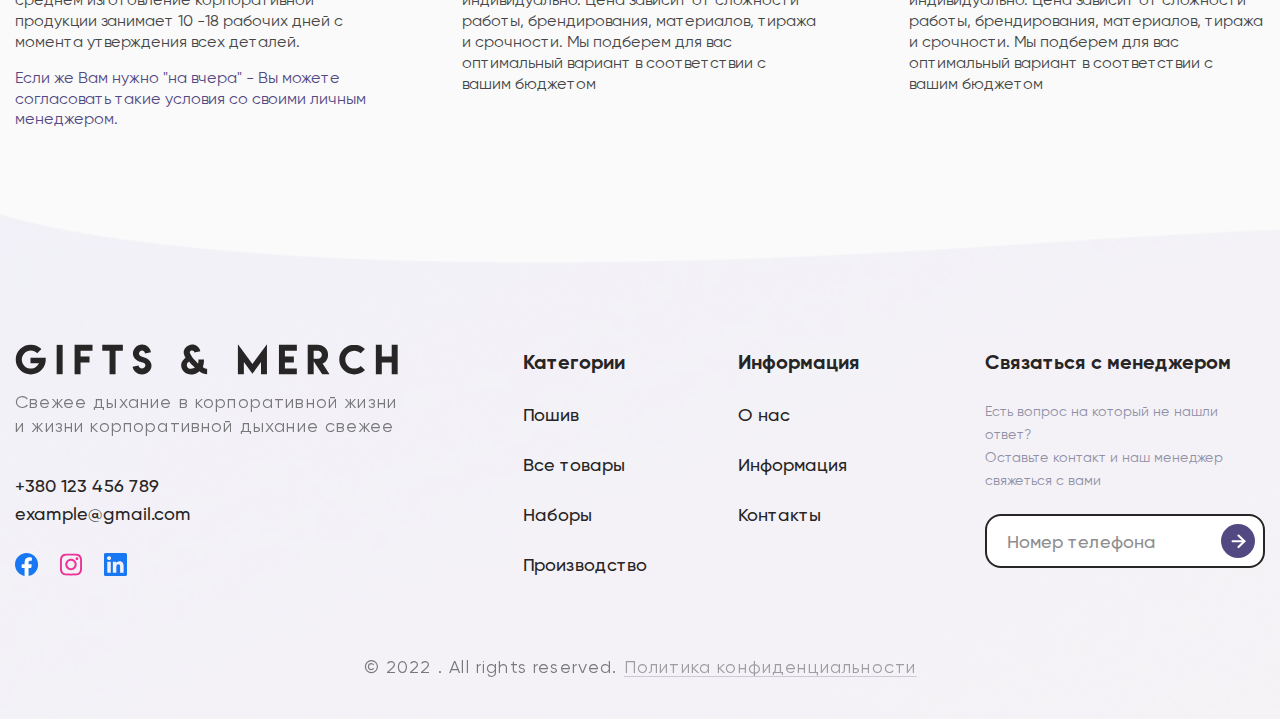
<file: production.html>
<!DOCTYPE html>
<html lang="ru">

<head>
	<title>Production</title>
	<meta charset="UTF-8">
	<meta name="format-detection" content="telephone=no">
	<!-- <style>body{opacity: 0;}</style> -->
	<link rel="stylesheet" href="css/style.min.css?_v=20230223230019">
	<link rel="shortcut icon" href="favicon.ico">
	<!-- <meta name="robots" content="noindex, nofollow"> -->
	<meta name="viewport" content="width=device-width, initial-scale=1.0">
	<!-- Стили для прелоадера -->
	<style class="preloader-style">
		.preloader {
			pointer-events: none;
			z-index: 1000;
			position: fixed;
			width: 100vw;
			height: 100vh;
			top: 0;
			left: 0;
			display: flex;
			justify-content: center;
			align-items: center;
			background: #F6F3F7;
		}

		.preloader * {
			box-sizing: border-box;
		}

		.preloader__body {
			padding: 0.93rem;
			display: flex;
			flex-direction: column;
			position: relative;
			width: 280px;
			height: 280px;
		}

		.preloader__one,
		.preloader__two {
			position: absolute;
			width: 175px;
			height: 175px;
			border-radius: 50%;
			top: 0;
			right: 0;
			bottom: 0;
			left: 0;
			margin: auto;
		}

		.preloader__one {
			animation: spin1 2.3s infinite linear;
		}

		.preloader__two {
			transform: rotate(45deg);
			animation: spin2 2.3s infinite linear;
		}

		.preloader__one_one,
		.preloader__two_five {
			border-top: 3px solid transparent;
		}

		.preloader__one_two,
		.preloader__two_six {
			border-right: 3px solid transparent;
		}

		.preloader__one_three,
		.preloader__two_seven {
			border-bottom: 3px solid transparent;
		}

		.preloader__one_four,
		.preloader__two_eight {
			border-left: 3px solid transparent;
		}

		.preloader__one_one {
			top: -100px;
		}

		.preloader__one_two {
			right: -100px;
		}

		.preloader__one_three {
			bottom: -100px;
		}

		.preloader__one_four {
			left: -100px;
		}

		.preloader__two_five {
			right: -70.5px;
			bottom: 70.5px;
		}

		.preloader__two_six {
			left: 70.5px;
			top: 70.5px;
		}

		.preloader__two_seven {
			left: -70.5px;
			top: 70.5px;
		}

		.preloader__two_eight {
			right: 70.5px;
			top: -70.5px;
		}

		@keyframes spin1 {
			from {
				transform: rotate(0deg);
			}

			to {
				transform: rotate(360deg);
			}

			0% {
				border-color: #d7caf2;
			}

			50% {
				border-color: #9864ff;
			}

			100% {
				border-color: #d7caf2;
			}
		}

		@keyframes spin2 {
			from {
				transform: rotate(45deg);
			}

			to {
				transform: rotate(405deg);
			}

			0% {
				border-color: #d7caf2;
			}

			50% {
				border-color: #9864ff;
			}

			100% {
				border-color: #d7caf2;
			}
		}

		.preloader__counter {
			font-size: 20px;
			position: absolute;
			top: 50%;
			left: 50%;
			transform: translate(-50%, -50%);
			color: rgba(152, 100, 255, 0.8);
			font-family: sans-serif;
		}

		.preloader__line span {
			position: absolute;
			bottom: 0;
			left: 0;
			height: 3px;
			background-color: rgba(152, 100, 255, 0.8);
			border-radius: 16px;
			transition: width 0.3s ease 0s;
		}

		.lock body {
			overflow: hidden;
			touch-action: none;
			overscroll-behavior: none;
		}

		.wrapper {
			opacity: 0;
			visibility: hidden;
		}

		.loading .preloader {
			opacity: 1;
			visibility: visible;
		}

		.loaded .preloader {
			opacity: 0;
			visibility: hidden;
			transition: all 0.5s ease 0s;
		}

		.loaded .wrapper {
			transition: opacity 0.5s ease 0s;
			opacity: 1;
			visibility: visible;
		}
	</style>
	<!-- Скрипт прелоадера -->
	<script id="preloader">
		(function() {
			const preloaderContainer = document.querySelector('#preloader');
			let preloader, preloaderBody, showPecentLoad, showLineLoad;
			const htmlDocument = document.documentElement;
			const settings = {
				// Задержка перед удалением прелоадера из html после окончания загрузки
				delayRemovePreloader: 500,
				// Функціонал відсоткового відображення завантаження
				counter: true,
				// Функционал процентного отображения загрузки
				line: false,
				// Функционал кастомного отображения разных элементов (можно редактировать) – для включения перевести init в позицию true.
				custom: {
					init: true,
					// Элементы, которые нужно добавлять в preloader__body
					body: `
				<div class="preloader__one preloader__one_one"></div>
				<div class="preloader__one preloader__one_two"></div>
				<div class="preloader__one preloader__one_three"></div>
				<div class="preloader__one preloader__one_four"></div>
				<div class="preloader__two preloader__two_five"></div>
				<div class="preloader__two preloader__two_six"></div>
				<div class="preloader__two preloader__two_seven"></div>
				<div class="preloader__two preloader__two_eight"></div>
				`
				},
			};
			window.addEventListener("load", () => htmlDocument.classList.add('download-done'));
			const checkBodyinterval = setInterval(() => {
				if (document.body) {
					clearInterval(checkBodyinterval);
					const preloaderTemplate = `
								<div class="preloader">
									<div class="preloader__body">
										${settings.custom.init ? settings.custom.body : ''}
										${settings.counter ? '<div class="preloader__counter">0%</div>' : ''}
										${settings.line ? '<div class="preloader__line"><span></span></div>' : ''}
									</div>
								</div>
							`;
					htmlDocument.insertAdjacentHTML("beforeend", preloaderTemplate);
					preloader = document.querySelector('.preloader');
					preloaderBody = preloader.querySelector('.preloader__body');
					showPecentLoad = document.querySelector('.preloader__counter');
					showLineLoad = document.querySelector('.preloader__line span');
				}
			}, 10);
			const checkScriptsInterval = setInterval(() => {
				const mainScriptsTag = document.querySelector('[data-main-script]');
				if (mainScriptsTag) {
					clearInterval(checkScriptsInterval);
					let preloaderImages = document.querySelectorAll('img');
					const preloaderStyle = document.querySelector('.preloader-style');
					if (preloaderImages.length) {
						const intervalDelayCuonter = 4 * preloaderImages.length < 40 ? 4 * preloaderImages.length : 40;
						let imagesLoadedCount = counter = progress = 0;
						htmlDocument.classList.add('loading');
						htmlDocument.classList.add('lock');
						preloaderImages.forEach(preloaderImage => {
							const imgClone = document.createElement('img');
							if (imgClone) {
								imgClone.onload = imageLoaded;
								imgClone.onerror = imageLoaded;
								preloaderImage.dataset.src ? imgClone.src = preloaderImage.dataset.src : imgClone.src = preloaderImage.src;
							}
						});

						function setValueProgress(progress) {
							showPecentLoad ? showPecentLoad.innerText = `${progress}%` : null;
							showLineLoad ? showLineLoad.style.width = `${progress}%` : null;
						}
						showPecentLoad ? setValueProgress(progress) : null;

						function imageLoaded() {
							imagesLoadedCount++;
							progress = Math.round((100 / preloaderImages.length) * imagesLoadedCount);
							const intervalId = setInterval(() => {
								counter >= progress ? clearInterval(intervalId) : setValueProgress(++counter);
								counter >= 100 ? addLoadedClass() : null;
							}, intervalDelayCuonter);
						}

						function addLoadedClass() {
							if (this.isRun == true) return;
							this.isRun = true;

							let timer = setInterval(() => {
								if (htmlDocument.closest('.download-done')) {
									htmlDocument.classList.remove('lock');
									htmlDocument.classList.remove('loading');
									setTimeout(() => {
										htmlDocument.classList.remove('download-done');
										htmlDocument.classList.add('loaded');
									}, settings.delayRemovePreloader >= 500 ? settings.delayRemovePreloader - 500 : 0);
									const intervalRemovePreloader = setInterval(() => {
										preloader.remove();
										if (preloaderStyle) {
											preloaderStyle.remove();
										}
										clearInterval(intervalRemovePreloader);
										clearInterval(timer);
										preloaderContainer.remove();
										mainScriptsTag.removeAttribute('data-main-script');
									}, settings.delayRemovePreloader);
								} else {
									return;
								}
							}, 300);
						}
					} else {
						if (preloaderStyle) {
							preloaderStyle.remove();
						}
						preloaderContainer.remove();
					}
				}
			}, 10);
		})();
	</script>
</head>

<body>
	<div class="wrapper wrapper_other wrapper_production wrapper_margin">

		<header class="header">
			<div class="header__container">
				<div class="header__row row-header-top">
					<a href="home.html" class="row-header-top__logo">
						<img src="img/logo.svg" alt="">
					</a>
					<div class="row-header-top__content">
						<form id="form-hidden" action="#" class="row-header-top__search-form">
							<div class="row-header-top__inner">
								<input id="search-input" autocomplete="off" type="text" name="form[]" data-required data-validate data-value="" placeholder="Поиск" data-placeholder-nohide class="row-header-top__input input">
								<button type="submit" class="row-header-top__button row-header-top__button_position">
									<svg>
										<use xlink:href="img/icons/icons.svg#search"></use>
									</svg>
								</button>
								<button id="form-search-clean" type="button" class="row-header-top__button row-header-top__button_clean">
									<svg>
										<use xlink:href="img/icons/icons.svg#close"></use>
									</svg>
								</button>
							</div>
							<button id="switch-form-hide" type="button" class="row-header-top__button row-header-top__button_close">
								<svg>
									<use xlink:href="img/icons/icons.svg#close"></use>
								</svg>
							</button>
						</form>
						<button id="switch-form-visible" type="button" class="row-header-top__button row-header-top__button_media">
							<svg>
								<use xlink:href="img/icons/icons.svg#search"></use>
							</svg>
						</button>
						<a data-da=".menu__media_tel,767.98,0" href="tel:+380123456789" class="row-header-top__btn btn"><span>+380 123 456 789</span></a>
						<div class="row-header-top__actions actions-header">
							<a data-da=".menu__media_actions,991.98,1" href="#" class="actions-header__autorization">
								<svg>
									<use xlink:href="img/icons/icons.svg#user"></use>
								</svg>
							</a>
							<ul data-da=".menu__media_actions,991.98,0" id="lang" class="actions-header__lang">
								<li><span data-lang="ru">ru</span></li>
								<li><span data-lang="en">eng</span></li>
							</ul>
							<button type="button" class="actions-header__icon icon-menu">
								<span></span>
								<span></span>
								<span></span>
							</button>
						</div>
					</div>
				</div>
				<div class="header__row menu">
					<nav class="menu__body">
						<div class="menu__media menu__media_actions"></div>
						<ul data-spollers="991.98,max" class="menu__list">
							<li class="menu__item"><a href="gifts.html" class="menu__link">Наборы</a></li>
							<li class="menu__item">
								<a data-spoller href="#" class="menu__link menu__link_submenu">Все товары</a>
								<div class="menu__sublist-body">
									<ul class="menu__sublist">
										<li><a href="all-goods.html" class="menu__sublink">Все товары</a></li>
										<li><a href="#" class="menu__sublink">Одежда</a></li>
										<li>
											<a href="#" data-spoller class="menu__sublink menu__sublink_decor">Сумки и аксессуары</a>
											<div class="menu__sublist-body menu__sublist-body_right">
												<ul class="menu__sublist">
													<li><a href="#" class="menu__sublink">Сумки и аксессуары</a></li>
													<li><a href="#" class="menu__sublink">Рюкзак</a></li>
													<li><a href="#" class="menu__sublink">Сумка/Экосумка</a></li>
													<li><a href="#" class="menu__sublink">Бананка</a></li>
													<li><a href="#" class="menu__sublink">Шапка</a></li>
													<li><a href="#" class="menu__sublink">Маска для сна</a></li>
													<li><a href="#" class="menu__sublink">Защитная маска</a></li>
													<li><a href="#" class="menu__sublink">Значки/Пины</a></li>
													<li><a href="#" class="menu__sublink">Брелки</a></li>
													<li><a href="#" class="menu__sublink">Обложка на паспорт/тревелкейс/кардхолдер</a></li>
												</ul>
											</div>
										</li>
										<li>
											<a href="#" data-spoller class="menu__sublink menu__sublink_decor">Для офиса</a>
											<div class="menu__sublist-body menu__sublist-body_right">
												<ul class="menu__sublist">
													<li><a href="#" class="menu__sublink">Для офиса</a></li>
													<li><a href="#" class="menu__sublink">Рюкзак</a></li>
													<li><a href="#" class="menu__sublink">Сумка/Экосумка</a></li>
													<li><a href="#" class="menu__sublink">Бананка</a></li>
													<li><a href="#" class="menu__sublink">Шапка</a></li>
													<li><a href="#" class="menu__sublink">Маска для сна</a></li>
													<li><a href="#" class="menu__sublink">Защитная маска</a></li>
													<li><a href="#" class="menu__sublink">Значки/Пины</a></li>
													<li><a href="#" class="menu__sublink">Брелки</a></li>
													<li><a href="#" class="menu__sublink">Обложка на паспорт/тревелкейс/кардхолдер</a></li>
												</ul>
											</div>
										</li>
										<li><a href="#" class="menu__sublink">Посуда</a></li>
										<li><a href="#" class="menu__sublink">Отдых</a></li>
										<li><a href="#" class="menu__sublink">Вкусности</a></li>
										<li><a href="#" class="menu__sublink">Электроника</a></li>
									</ul>
								</div>
							</li>
							<li class="menu__item"><a href="sewing.html" class="menu__link">Пошив</a></li>
							<li class="menu__item"><a href="production.html" class="menu__link">Производство</a></li>
							<li class="menu__item"><a href="contacts.html" class="menu__link">Информация</a></li>
						</ul>
						<div class="menu__media menu__media_email"></div>
						<div class="menu__media menu__media_tel"></div>
						<div class="menu__media menu__media_social"></div>
					</nav>
					<div class="menu__banner">
						<a href="#" class="menu__text">
							Шопперы со скидкой&nbsp;-&nbsp;25%
						</a>
					</div>
				</div>
			</div>
		</header>
		<main class="page">
			<div class="page__mainscreen mainscreen">
				<div class="mainscreen__container">
					<div class="mainscreen__body">
						<div class="mainscreen__content">
							<div class="mainscreen__breadcrumb breadcrumb">
								<ul class="breadcrumb__list">
									<li class="breadcrumb__item">
										<a href="home.html">Главная</a>
									</li>
									<li class="breadcrumb__item breadcrumb__item_active">
										<a href="home.html">Производство</a>
									</li>
								</ul>
							</div>
							<h1 class="mainscreen__title main-title">
								Нужно создать уникальный продукт для вашей компании?
							</h1>
							<p class="mainscreen__subtitle subtitle">
								Почему? Потому что это ощутимо и это волнует. Это вовлекает, повышает осведомленность и вызывает эмоции.
							</p>
							<div class="mainscreen__actions actions-mainscreen">
								<a href="#" class="actions-mainscreen__btn btn btn_violet"><span>Написать менеджеру</span></a>
							</div>
						</div>
						<div class="mainscreen__picture">
							<picture><source srcset="img/production/woman-tailor-choosing-threads-factory.webp" type="image/webp"><img src="img/production/woman-tailor-choosing-threads-factory.jpg" alt="tho girls"></picture>
						</div>
					</div>
				</div>
			</div>
			<div class="page__sewing sewing">
				<div class="sewing__container">
					<div class="sewing__block-title title-block">
						<h2 class="title-block__title">
							Мы можем создать
						</h2>
						<p class="title-block__subtitle">
							Товары, которые наиболее часто заказывают наши клиенты
						</p>
					</div>
					<div class="sewing__row">
						<a href="#" class="sewing__item">
							<div class="sewing__picture-ibg">
								<picture><source srcset="img/sewing/1.webp" type="image/webp"><img src="img/sewing/1.jpg" alt=""></picture>
							</div>
							<span class="sewing__name">Шапки</span>
						</a>
						<a href="#" class="sewing__item">
							<div class="sewing__picture-ibg">
								<picture><source srcset="img/sewing/1.webp" type="image/webp"><img src="img/sewing/1.jpg" alt=""></picture>
							</div>
							<span class="sewing__name">Худи</span>
						</a>
						<a href="#" class="sewing__item">
							<div class="sewing__picture-ibg">
								<picture><source srcset="img/sewing/1.webp" type="image/webp"><img src="img/sewing/1.jpg" alt=""></picture>
							</div>
							<span class="sewing__name">Свитшоты</span>
						</a>
						<a href="#" class="sewing__item">
							<div class="sewing__picture-ibg">
								<picture><source srcset="img/sewing/1.webp" type="image/webp"><img src="img/sewing/1.jpg" alt=""></picture>
							</div>
							<span class="sewing__name">Футболки</span>
						</a>
						<a href="#" class="sewing__item">
							<div class="sewing__picture-ibg">
								<picture><source srcset="img/sewing/1.webp" type="image/webp"><img src="img/sewing/1.jpg" alt=""></picture>
							</div>
							<span class="sewing__name">Футболки</span>
						</a>
						<a href="#" class="sewing__item">
							<div class="sewing__picture-ibg">
								<picture><source srcset="img/sewing/1.webp" type="image/webp"><img src="img/sewing/1.jpg" alt=""></picture>
							</div>
							<span class="sewing__name">Футболки</span>
						</a>
						<a href="#" class="sewing__item">
							<div class="sewing__picture-ibg">
								<picture><source srcset="img/sewing/1.webp" type="image/webp"><img src="img/sewing/1.jpg" alt=""></picture>
							</div>
							<span class="sewing__name">Футболки</span>
						</a>
						<a href="#" class="sewing__item">
							<div class="sewing__picture-ibg">
								<picture><source srcset="img/sewing/1.webp" type="image/webp"><img src="img/sewing/1.jpg" alt=""></picture>
							</div>
							<span class="sewing__name">Футболки</span>
						</a>
					</div>
				</div>
			</div>
			<div class="page__info-sewing sewing-info">
				<div class="sewing-info__container">
					<div class="sewing-info__row">
						<div class="sewing-info__column">
							<h3 class="sewing-info__title">
								Сроки изготовления
							</h3>
							<p class="sewing-info__text">
								Сроки пошива будут зависеть от объема Вашего заказа и сложности моделей. В среднем изготовление корпоративной продукции занимает 10 -18 рабочих дней с
								момента утверждения всех деталей.
							</p>
							<p class="sewing-info__text sewing-info__text_color">
								Если же Вам нужно "на вчера" - Вы можете согласовать такие условия со своими личным менеджером.
							</p>
						</div>
						<div class="sewing-info__column">
							<h3 class="sewing-info__title">
								Стоимость
							</h3>
							<p class="sewing-info__text">
								Стоимость производства брендированной продукции на заказ расчитывается
								индивидуально. Цена зависит от сложности работы, брендирования, материалов, тиража
								и срочности. Мы подберем для вас оптимальный вариант в соответствии с вашим бюджетом
							</p>
						</div>
						<div class="sewing-info__column">
							<h3 class="sewing-info__title">
								Брендирование
							</h3>
							<p class="sewing-info__text">
								Стоимость производства брендированной продукции на заказ расчитывается
								индивидуально. Цена зависит от сложности работы, брендирования, материалов, тиража
								и срочности. Мы подберем для вас оптимальный вариант в соответствии с вашим бюджетом
							</p>
						</div>
					</div>
				</div>
			</div>
			<div data-lp data-basket class="basket">
				<div class="basket__body">
					<div class="basket__icon">
						<svg>
							<use xlink:href="img/icons/icons.svg#basket"></use>
						</svg>
					</div>
					<span class="basket__counter"></span>
					<span class="basket__total-value"></span>
					<div class="basket__questions">
						<a href="#" class="basket__continue">Продолжить покупки</a>
						<a data-popup="#basket" href="#" class="basket__go-basket">В корзину</a>
						<span class="basket__close">
							<svg>
								<use xlink:href="img/icons/icons.svg#close"></use>
							</svg>
						</span>
					</div>
				</div>
			</div>
		</main>
		<footer class="footer">
			<div class="footer__container">
				<div class="footer__row">
					<div class="footer__column footer__column_info">
						<div class="footer__logo-block">
							<a href="home.html" class="footer__logo">
								<img src="img/logo.svg" alt="logo ">
							</a>
							<p class="footer__text">
								Свежее дыхание в корпоративной жизни <br> и жизни корпоративной дыхание свежее
							</p>
						</div>
						<div data-da=".footer__media-social,649.98,0" class="footer__contacts contacts-footer">
							<div class="contacts-footer__body-links">
								<a href="tel:+380123456789" class="contacts-footer__tel link">+380 123 456 789</a>
								<a href="mailto:example@gmail.com" class="contacts-footer__email link">example@gmail.com</a>
							</div>
							<div class="contacts-footer__social">
								<a href="#" class="contacts-footer__link contacts-footer__link_facebook">
									<svg>
										<use xlink:href="img/icons/icons.svg#facebook"></use>
									</svg>
								</a>

								<a href="#" class="contacts-footer__link contacts-footer__link_instagram">
									<svg>
										<use xlink:href="img/icons/icons.svg#instagram"></use>
									</svg>
								</a>
								<a href="#" class="contacts-footer__link contacts-footer__link_linked-in">
									<svg>
										<use xlink:href="img/icons/icons.svg#linkedIn"></use>
									</svg>
								</a>
							</div>
						</div>
					</div>
					<div class="footer__column footer__column_nav">
						<nav class="footer__nav nav-footer">
							<h4 class="nav-footer__label">Категории</h4>
							<ul class="nav-footer__list">
								<li class="nav-footer__item">
									<a href="sewing.html" class="nav-footer__link link">Пошив</a>
								</li>
								<li class="nav-footer__item">
									<a href="all-goods.html" class="nav-footer__link link">Все товары</a>
								</li>
								<li class="nav-footer__item">
									<a href="gifts.html" class="nav-footer__link link">Наборы</a>
								</li>
								<li class="nav-footer__item">
									<a href="production.html" class="nav-footer__link link">Производство</a>
								</li>
							</ul>
						</nav>
						<nav class="footer__nav nav-footer">
							<h4 class="nav-footer__label">Информация</h4>
							<ul class="nav-footer__list">
								<li class="nav-footer__item">
									<a href="contacts.html" class="nav-footer__link link">О нас</a>
								</li>
								<li class="nav-footer__item">
									<a href="contacts.html" class="nav-footer__link link">Информация</a>
								</li>
								<li class="nav-footer__item">
									<a href="contacts.html" class="nav-footer__link link">Контакты</a>
								</li>
							</ul>
						</nav>
					</div>
					<div class="footer__column footer__column_callback">
						<div class="footer__media-social"></div>
						<div class="footer__callback callback-footer">
							<h4 class="callback-footer__label">Связаться с менеджером</h4>
							<p class="callback-footer__text">
								Есть вопрос на который не нашли ответ? <br> Оставьте контакт и наш менеджер свяжеться с вами
							</p>
							<form action="#" class="callback-footer__form">
								<input data-placeholder-nohide data-required data-validate type="tel" name="form[]" data-error="" placeholder="Номер телефона" class="callback-footer__input input">
								<button type="submit" class="callback-footer__btn">
									<svg>
										<use xlink:href="img/icons/icons.svg#arrow-small"></use>
									</svg>
								</button>
							</form>
						</div>
					</div>
				</div>
				<div class="footer__copy">
					<p class="footer__text">
						© 2022 . All rights reserved.
						<a href="#" class="footer__link-copy">Политика&nbsp;конфиденциальности</a>
					</p>
				</div>
			</div>
		</footer>
	</div>
	<div id="goods" aria-hidden="true" class="popup">
		<div class="popup__wrapper">
			<div class="popup__content">
				<button data-close type="button" class="popup__close">
					<svg>
						<use xlink:href="img/icons/icons.svg#close"></use>
					</svg>
				</button>
				<form data-add-to-cart action="#" class="popup__goods goods-popup">
					<div class="goods-popup__sliders">
						<div class="goods-popup__slider goods-popup__slider-main swiper">
							<div class="goods-popup__wrapper swiper-wrapper"></div>
							<span class="goods-popup__arrow goods-popup__arrow_left">
								<svg>
									<use xlink:href="img/icons/icons.svg#arrow-left"></use>
								</svg>
							</span>
							<span class="goods-popup__arrow goods-popup__arrow_right">
								<svg>
									<use xlink:href="img/icons/icons.svg#arrow-right"></use>
								</svg>
							</span>
						</div>
						<div class="goods-popup__slider goods-popup__slider-thumbs swiper">
							<div class="goods-popup__wrapper swiper-wrapper"></div>
						</div>
					</div>
					<div class="goods-popup__content">
						<div class="goods-popup__breadcrumb breadcrumb">
							<ul class="breadcrumb__list">
								<li class="breadcrumb__item">
									<a href="home.html">Главная</a>
								</li>
								<li class="breadcrumb__item">
									<a href="home.html">Все товары</a>
								</li>
								<li class="breadcrumb__item">
									<a href="home.html">Сумки и аксессуары</a>
								</li>
								<li class="breadcrumb__item">
									<a href="home.html">Рюкзаки</a>
								</li>
								<li class="breadcrumb__item breadcrumb__item_active">
									<a href="#">EL003 Elleven Checkpoint-Friendly Compu-Backpack</a>
								</li>
							</ul>
						</div>
						<h3 data-add-to-cart-name class="goods-popup__name">
							EL003 Elleven Checkpoint-Friendly Compu-Backpack
						</h3>
						<div data-colors class="goods-popup__colors colors">
							<div data-color="#524983" class="colors__color">
								<input checked data-add-to-cart-color type="radio" name="color" value="" class="colors__radio">
								<label class="colors__label-color"></label>
							</div>
							<div data-color="#309F85" class="colors__color">
								<input data-add-to-cart-color type="radio" name="color" value="" class="colors__radio">
								<label class="colors__label-color"></label>
							</div>
							<div data-color="#F1F1F1" class="colors__color">
								<input data-add-to-cart-color type="radio" name="color" value="" class="colors__radio">
								<label class="colors__label-color"></label>
							</div>
						</div>
						<div class="goods-popup__price-block">
							Цена <span data-add-to-cart-price>2 789.69</span> <span data-add-to-cart-price-currency>грн</span>
						</div>
						<p data-popup-goods-descr class="goods-popup__text"></p>
						<div class="goods-popup__media-992"></div>
						<div class="goods-popup__info-block block-info-popup">
							<div data-da=".goods-popup__media-992,991.98,first" class="block-info-popup__form pick-up-size">
								<div class="pick-up-size__title">Размер</div>
								<div data-sizes-body class="pick-up-size__row">
									<div class="pick-up-size__body-form">
										<input data-add-to-cart-size id="xs" type="radio" name="size" data-error-text="Выберите размер" value="XS" class="pick-up-size__radio">
										<label for="xs" class="pick-up-size__label">XS</label>
									</div>
									<div class="pick-up-size__body-form">
										<input data-add-to-cart-size id="s" type="radio" name="size" data-error-text="Выберите размер" value="S" class="pick-up-size__radio">
										<label for="s" class="pick-up-size__label">S</label>
									</div>
									<div class="pick-up-size__body-form">
										<input data-add-to-cart-size id="m" type="radio" name="size" data-error-text="Выберите размер" value="M" class="pick-up-size__radio">
										<label for="m" class="pick-up-size__label">m</label>
									</div>
									<div class="pick-up-size__body-form">
										<input data-add-to-cart-size id="l" type="radio" name="size" data-error-text="Выберите размер" value="L" class="pick-up-size__radio">
										<label for="l" class="pick-up-size__label">l</label>
									</div>
									<div class="pick-up-size__body-form">
										<input data-add-to-cart-size id="xxl" type="radio" name="size" data-error-text="Выберите размер" value="XXL" class="pick-up-size__radio">
										<label for="xxl" class="pick-up-size__label">xxl</label>
									</div>
								</div>
								<a data-popup="#size" href="#" class="pick-up-size__pick-up-size"><span>Подобрать размер</span></a>
								<button data-add-to-cart-button type="submit" class="pick-up-size__btn btn btn_violet">Заказать</button>
							</div>
							<div class="block-info-popup__characteristics">
								<div data-spollers class="block-info-popup__spollers spollers-characteristics">
									<div class="spollers-characteristics__item">
										<button type="button" data-spoller class="spollers-characteristics__title _spoller-active">Характеристики</button>
										<div class="spollers-characteristics__body">
											<ul class="spollers-characteristics__list">
												<li>
													<span>
														Материал
													</span>
													<span>
														100% хлопок
													</span>
												</li>
												<li>
													<span>
														Нанесение
													</span>
													<span>
														вышивка, термопечать
													</span>
												</li>
												<li>
													<span>
														Торговая марка
													</span>
													<span>
														100% хлопок
													</span>
												</li>
												<li>
													<span>
														Плотность, г/м
													</span>
													<span>
														150
													</span>
												</li>
											</ul>
										</div>
									</div>
								</div>
							</div>
						</div>
					</div>
				</form>
			</div>
		</div>
	</div>
	<div id="size" aria-hidden="true" class="popup">
		<div class="popup__wrapper">
			<div class="popup__content">
				<button data-close type="button" class="popup__close">
					<svg>
						<use xlink:href="img/icons/icons.svg#close"></use>
					</svg>
				</button>
				<div class="popup__size size-popup">
					<div class="size-popup__size-table table-size">
						<label class="table-size__title">Таблица размеров</label>
						<div class="table-size__table">
							<ul class="table-size__list">
								<li>
									<span>XS</span>
									<span>67/46</span>
								</li>
								<li>
									<span>S</span>
									<span>69/51</span>
								</li>
								<li>
									<span>M</span>
									<span>71/56</span>
								</li>
								<li>
									<span>L</span>
									<span>74/61</span>
								</li>
								<li>
									<span>XL</span>
									<span>76/66</span>
								</li>
								<li>
									<span>2XL</span>
									<span>79/71</span>
								</li>
								<li>
									<span>3XL</span>
									<span>81/76</span>
								</li>
							</ul>
						</div>
					</div>
				</div>
			</div>
		</div>
	</div>
	<div id="basket" aria-hidden="true" class="popup">
		<div class="popup__wrapper">
			<div class="popup__content">
				<button data-close type="button" class="popup__close">
					<svg>
						<use xlink:href="img/icons/icons.svg#close"></use>
					</svg>
				</button>
				<form action="#" class="popup__basket basket-popup">
					<div class="basket-popup__order order-pupup">
						<div class="order-pupup__title title-popup">Оформить заказ</div>
						<p class="order-pupup__label">
							Введите свои контактные данные, и наш менеджер свяжется с Вами в течении 1 часа
						</p>
						<div class="order-pupup__order-form form-merch form-merch_popup">
							<div class="form-merch__item">
								<input data-required data-validate id="userNamePopup" type="text" name="form[]" data-error="" placeholder="" class="form-merch__input input">
								<label for="userNamePopup" class="form-merch__label">Ваше Имя</label>
							</div>
							<div class="form-merch__item">
								<input data-required="email" data-validate id="userEmailPopup" type="email" name="form[]" data-error="" placeholder="" class="form-merch__input input">
								<label for="userEmailPopup" class="form-merch__label">Ваша електронная почта</label>
							</div>
							<div class="form-merch__item">
								<input data-required data-validate id="userTelPopup" type="tel" name="form[]" data-error="" placeholder="" class="form-merch__input input">
								<label for="userTelPopup" class="form-merch__label">Ваш номер телефона</label>
							</div>
							<div class="form-merch__item">
								<button type="submit" class="form-merch__btn btn">Заказать</button>
							</div>
						</div>
						<p class="order-pupup__info-text">
							Нажимая "Подтвердить заказ", Вы даете согласие на обработку Ваших персональных данных
						</p>
					</div>
					<div class="basket-popup__basket block-basket">
						<div class="block-basket__title title-popup">
							Корзина
						</div>
						<div class="block-basket__cards">
							<div class="block-basket__text-empty">Корзина пуста</div>
							<!-- Карточка -->
							<!-- <div data-price-cart="76.43" class="block-basket__item item-basket">
							<div class="item-basket__picture-ibg">
								<picture><source srcset="img/goods/1.webp" type="image/webp"><img src="img/goods/1.png" alt=""></picture>
							</div>
							<div class="item-basket__label">EL003 Elleven Checkpoint-Friendly Compu-Backpack</div>
							<div class="item-basket__info">
								<p class="item-basket__color">Цвет <span style="background-color: #309F85;"></span></p>
								<p class="item-basket__size label-basket">
									Размер <span>XS</span>
								</p>
							</div>
							<div class="item-basket__body-quantity">
								<p class="quantity__label label-basket">Кол-во</p>
								<div class="item-basket__quantity quantity">
									<button type="button" class="quantity__button quantity__button_minus"></button>
									<div class="quantity__input">
										<input autocomplete="off" type="text" name="form[]" value="1">
									</div>
									<button type="button" class="quantity__button quantity__button_plus"></button>
								</div>
								<p class="quantity__label label-basket">min</p>
							</div>
							<div class="item-basket__body-summ">
								<button type="button" class="item-basket__del">
									<svg>
										<use xlink:href="img/icons/icons.svg#close"></use>
									</svg>
								</button>
								<div class="item-basket__summ"><span class="item-basket__value-summ">76.43</span> <span>$</span></div>
							</div>
						</div> -->
						</div>
						<div class="block-basket__body-total">
							<span class="block-basket__order-number">Заказ № <span>110293</span></span>
							<span class="block-basket__total">Всего: <span class="block-basket__summ-total">0</span></span>
						</div>
					</div>
				</form>
			</div>
		</div>
	</div>
	<script data-main-script src="js/app.min.js?_v=20230223230019"></script>
</body>

</html>
</file>
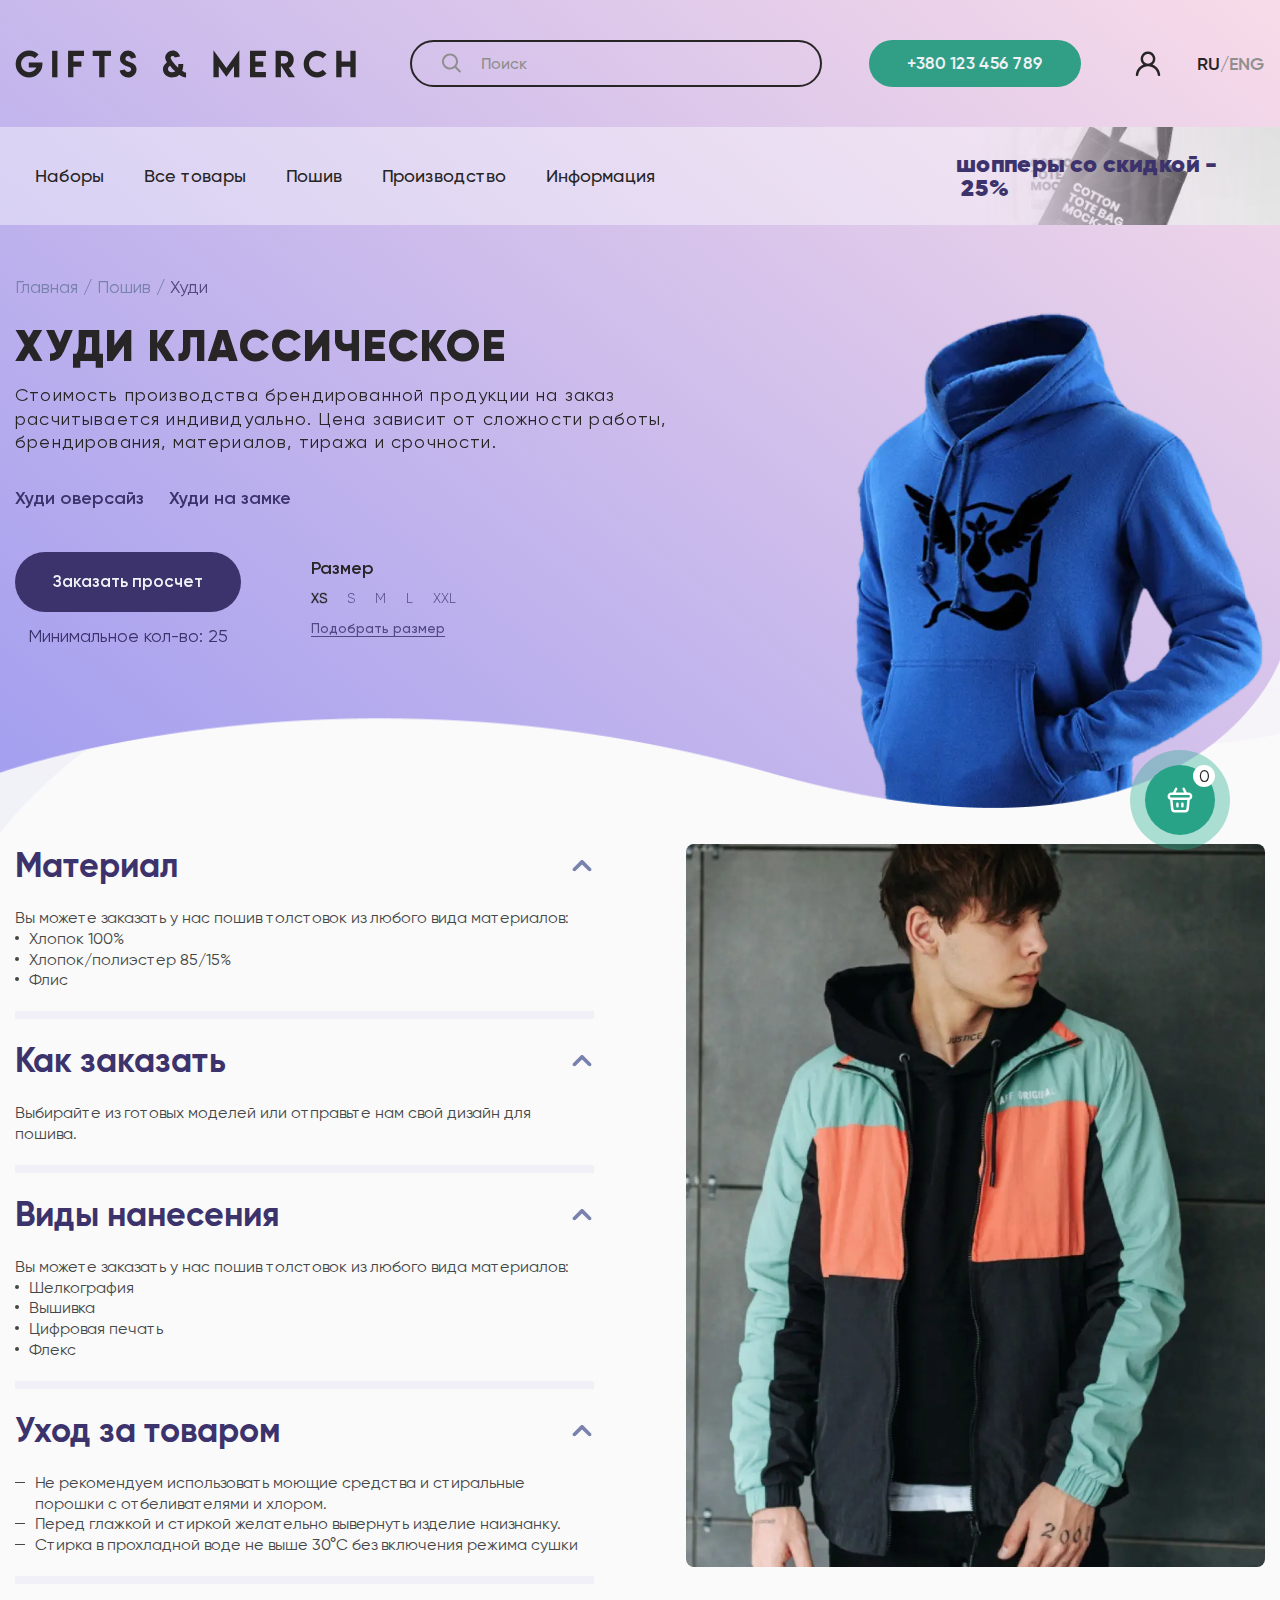
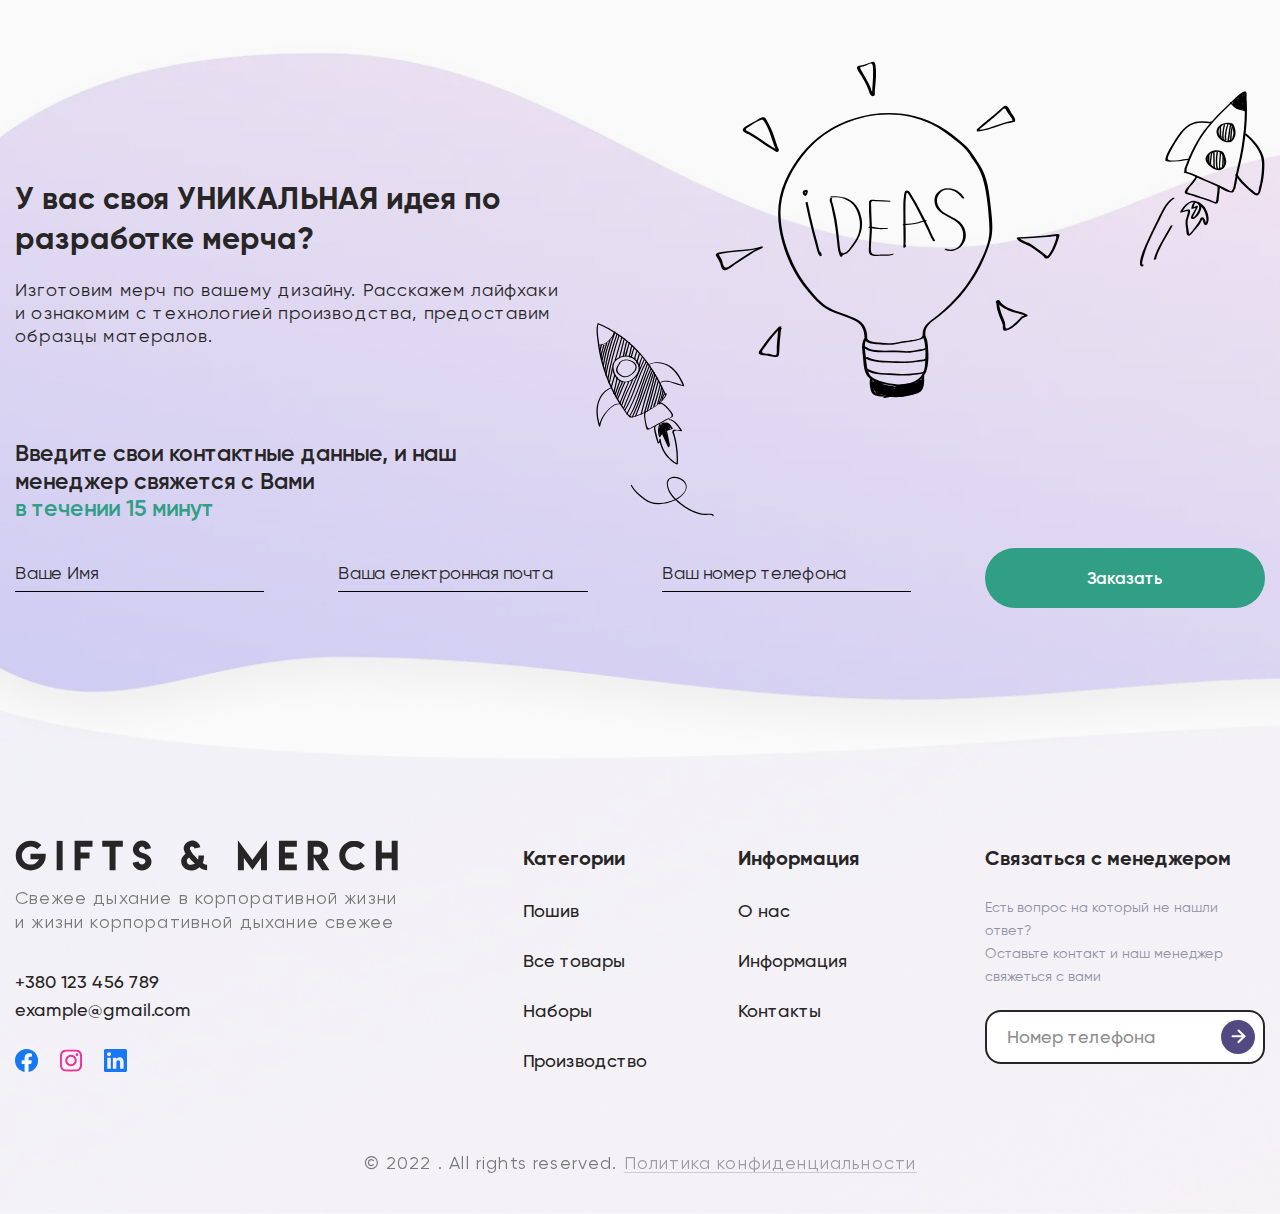
<file: sewing-order.html>
<!DOCTYPE html>
<html lang="ru">

<head>
	<title>Order Sewing</title>
	<meta charset="UTF-8">
	<meta name="format-detection" content="telephone=no">
	<!-- <style>body{opacity: 0;}</style> -->
	<link rel="stylesheet" href="css/style.min.css?_v=20230223230019">
	<link rel="shortcut icon" href="favicon.ico">
	<!-- <meta name="robots" content="noindex, nofollow"> -->
	<meta name="viewport" content="width=device-width, initial-scale=1.0">
	<!-- Стили для прелоадера -->
	<style class="preloader-style">
		.preloader {
			pointer-events: none;
			z-index: 1000;
			position: fixed;
			width: 100vw;
			height: 100vh;
			top: 0;
			left: 0;
			display: flex;
			justify-content: center;
			align-items: center;
			background: #F6F3F7;
		}

		.preloader * {
			box-sizing: border-box;
		}

		.preloader__body {
			padding: 0.93rem;
			display: flex;
			flex-direction: column;
			position: relative;
			width: 280px;
			height: 280px;
		}

		.preloader__one,
		.preloader__two {
			position: absolute;
			width: 175px;
			height: 175px;
			border-radius: 50%;
			top: 0;
			right: 0;
			bottom: 0;
			left: 0;
			margin: auto;
		}

		.preloader__one {
			animation: spin1 2.3s infinite linear;
		}

		.preloader__two {
			transform: rotate(45deg);
			animation: spin2 2.3s infinite linear;
		}

		.preloader__one_one,
		.preloader__two_five {
			border-top: 3px solid transparent;
		}

		.preloader__one_two,
		.preloader__two_six {
			border-right: 3px solid transparent;
		}

		.preloader__one_three,
		.preloader__two_seven {
			border-bottom: 3px solid transparent;
		}

		.preloader__one_four,
		.preloader__two_eight {
			border-left: 3px solid transparent;
		}

		.preloader__one_one {
			top: -100px;
		}

		.preloader__one_two {
			right: -100px;
		}

		.preloader__one_three {
			bottom: -100px;
		}

		.preloader__one_four {
			left: -100px;
		}

		.preloader__two_five {
			right: -70.5px;
			bottom: 70.5px;
		}

		.preloader__two_six {
			left: 70.5px;
			top: 70.5px;
		}

		.preloader__two_seven {
			left: -70.5px;
			top: 70.5px;
		}

		.preloader__two_eight {
			right: 70.5px;
			top: -70.5px;
		}

		@keyframes spin1 {
			from {
				transform: rotate(0deg);
			}

			to {
				transform: rotate(360deg);
			}

			0% {
				border-color: #d7caf2;
			}

			50% {
				border-color: #9864ff;
			}

			100% {
				border-color: #d7caf2;
			}
		}

		@keyframes spin2 {
			from {
				transform: rotate(45deg);
			}

			to {
				transform: rotate(405deg);
			}

			0% {
				border-color: #d7caf2;
			}

			50% {
				border-color: #9864ff;
			}

			100% {
				border-color: #d7caf2;
			}
		}

		.preloader__counter {
			font-size: 20px;
			position: absolute;
			top: 50%;
			left: 50%;
			transform: translate(-50%, -50%);
			color: rgba(152, 100, 255, 0.8);
			font-family: sans-serif;
		}

		.preloader__line span {
			position: absolute;
			bottom: 0;
			left: 0;
			height: 3px;
			background-color: rgba(152, 100, 255, 0.8);
			border-radius: 16px;
			transition: width 0.3s ease 0s;
		}

		.lock body {
			overflow: hidden;
			touch-action: none;
			overscroll-behavior: none;
		}

		.wrapper {
			opacity: 0;
			visibility: hidden;
		}

		.loading .preloader {
			opacity: 1;
			visibility: visible;
		}

		.loaded .preloader {
			opacity: 0;
			visibility: hidden;
			transition: all 0.5s ease 0s;
		}

		.loaded .wrapper {
			transition: opacity 0.5s ease 0s;
			opacity: 1;
			visibility: visible;
		}
	</style>
	<!-- Скрипт прелоадера -->
	<script id="preloader">
		(function() {
			const preloaderContainer = document.querySelector('#preloader');
			let preloader, preloaderBody, showPecentLoad, showLineLoad;
			const htmlDocument = document.documentElement;
			const settings = {
				// Задержка перед удалением прелоадера из html после окончания загрузки
				delayRemovePreloader: 500,
				// Функціонал відсоткового відображення завантаження
				counter: true,
				// Функционал процентного отображения загрузки
				line: false,
				// Функционал кастомного отображения разных элементов (можно редактировать) – для включения перевести init в позицию true.
				custom: {
					init: true,
					// Элементы, которые нужно добавлять в preloader__body
					body: `
				<div class="preloader__one preloader__one_one"></div>
				<div class="preloader__one preloader__one_two"></div>
				<div class="preloader__one preloader__one_three"></div>
				<div class="preloader__one preloader__one_four"></div>
				<div class="preloader__two preloader__two_five"></div>
				<div class="preloader__two preloader__two_six"></div>
				<div class="preloader__two preloader__two_seven"></div>
				<div class="preloader__two preloader__two_eight"></div>
				`
				},
			};
			window.addEventListener("load", () => htmlDocument.classList.add('download-done'));
			const checkBodyinterval = setInterval(() => {
				if (document.body) {
					clearInterval(checkBodyinterval);
					const preloaderTemplate = `
								<div class="preloader">
									<div class="preloader__body">
										${settings.custom.init ? settings.custom.body : ''}
										${settings.counter ? '<div class="preloader__counter">0%</div>' : ''}
										${settings.line ? '<div class="preloader__line"><span></span></div>' : ''}
									</div>
								</div>
							`;
					htmlDocument.insertAdjacentHTML("beforeend", preloaderTemplate);
					preloader = document.querySelector('.preloader');
					preloaderBody = preloader.querySelector('.preloader__body');
					showPecentLoad = document.querySelector('.preloader__counter');
					showLineLoad = document.querySelector('.preloader__line span');
				}
			}, 10);
			const checkScriptsInterval = setInterval(() => {
				const mainScriptsTag = document.querySelector('[data-main-script]');
				if (mainScriptsTag) {
					clearInterval(checkScriptsInterval);
					let preloaderImages = document.querySelectorAll('img');
					const preloaderStyle = document.querySelector('.preloader-style');
					if (preloaderImages.length) {
						const intervalDelayCuonter = 4 * preloaderImages.length < 40 ? 4 * preloaderImages.length : 40;
						let imagesLoadedCount = counter = progress = 0;
						htmlDocument.classList.add('loading');
						htmlDocument.classList.add('lock');
						preloaderImages.forEach(preloaderImage => {
							const imgClone = document.createElement('img');
							if (imgClone) {
								imgClone.onload = imageLoaded;
								imgClone.onerror = imageLoaded;
								preloaderImage.dataset.src ? imgClone.src = preloaderImage.dataset.src : imgClone.src = preloaderImage.src;
							}
						});

						function setValueProgress(progress) {
							showPecentLoad ? showPecentLoad.innerText = `${progress}%` : null;
							showLineLoad ? showLineLoad.style.width = `${progress}%` : null;
						}
						showPecentLoad ? setValueProgress(progress) : null;

						function imageLoaded() {
							imagesLoadedCount++;
							progress = Math.round((100 / preloaderImages.length) * imagesLoadedCount);
							const intervalId = setInterval(() => {
								counter >= progress ? clearInterval(intervalId) : setValueProgress(++counter);
								counter >= 100 ? addLoadedClass() : null;
							}, intervalDelayCuonter);
						}

						function addLoadedClass() {
							if (this.isRun == true) return;
							this.isRun = true;

							let timer = setInterval(() => {
								if (htmlDocument.closest('.download-done')) {
									htmlDocument.classList.remove('lock');
									htmlDocument.classList.remove('loading');
									setTimeout(() => {
										htmlDocument.classList.remove('download-done');
										htmlDocument.classList.add('loaded');
									}, settings.delayRemovePreloader >= 500 ? settings.delayRemovePreloader - 500 : 0);
									const intervalRemovePreloader = setInterval(() => {
										preloader.remove();
										if (preloaderStyle) {
											preloaderStyle.remove();
										}
										clearInterval(intervalRemovePreloader);
										clearInterval(timer);
										preloaderContainer.remove();
										mainScriptsTag.removeAttribute('data-main-script');
									}, settings.delayRemovePreloader);
								} else {
									return;
								}
							}, 300);
						}
					} else {
						if (preloaderStyle) {
							preloaderStyle.remove();
						}
						preloaderContainer.remove();
					}
				}
			}, 10);
		})();
	</script>
</head>

<body>
	<div class="wrapper wrapper_other">

		<header class="header">
			<div class="header__container">
				<div class="header__row row-header-top">
					<a href="home.html" class="row-header-top__logo">
						<img src="img/logo.svg" alt="">
					</a>
					<div class="row-header-top__content">
						<form id="form-hidden" action="#" class="row-header-top__search-form">
							<div class="row-header-top__inner">
								<input id="search-input" autocomplete="off" type="text" name="form[]" data-required data-validate data-value="" placeholder="Поиск" data-placeholder-nohide class="row-header-top__input input">
								<button type="submit" class="row-header-top__button row-header-top__button_position">
									<svg>
										<use xlink:href="img/icons/icons.svg#search"></use>
									</svg>
								</button>
								<button id="form-search-clean" type="button" class="row-header-top__button row-header-top__button_clean">
									<svg>
										<use xlink:href="img/icons/icons.svg#close"></use>
									</svg>
								</button>
							</div>
							<button id="switch-form-hide" type="button" class="row-header-top__button row-header-top__button_close">
								<svg>
									<use xlink:href="img/icons/icons.svg#close"></use>
								</svg>
							</button>
						</form>
						<button id="switch-form-visible" type="button" class="row-header-top__button row-header-top__button_media">
							<svg>
								<use xlink:href="img/icons/icons.svg#search"></use>
							</svg>
						</button>
						<a data-da=".menu__media_tel,767.98,0" href="tel:+380123456789" class="row-header-top__btn btn"><span>+380 123 456 789</span></a>
						<div class="row-header-top__actions actions-header">
							<a data-da=".menu__media_actions,991.98,1" href="#" class="actions-header__autorization">
								<svg>
									<use xlink:href="img/icons/icons.svg#user"></use>
								</svg>
							</a>
							<ul data-da=".menu__media_actions,991.98,0" id="lang" class="actions-header__lang">
								<li><span data-lang="ru">ru</span></li>
								<li><span data-lang="en">eng</span></li>
							</ul>
							<button type="button" class="actions-header__icon icon-menu">
								<span></span>
								<span></span>
								<span></span>
							</button>
						</div>
					</div>
				</div>
				<div class="header__row menu">
					<nav class="menu__body">
						<div class="menu__media menu__media_actions"></div>
						<ul data-spollers="991.98,max" class="menu__list">
							<li class="menu__item"><a href="gifts.html" class="menu__link">Наборы</a></li>
							<li class="menu__item">
								<a data-spoller href="#" class="menu__link menu__link_submenu">Все товары</a>
								<div class="menu__sublist-body">
									<ul class="menu__sublist">
										<li><a href="all-goods.html" class="menu__sublink">Все товары</a></li>
										<li><a href="#" class="menu__sublink">Одежда</a></li>
										<li>
											<a href="#" data-spoller class="menu__sublink menu__sublink_decor">Сумки и аксессуары</a>
											<div class="menu__sublist-body menu__sublist-body_right">
												<ul class="menu__sublist">
													<li><a href="#" class="menu__sublink">Сумки и аксессуары</a></li>
													<li><a href="#" class="menu__sublink">Рюкзак</a></li>
													<li><a href="#" class="menu__sublink">Сумка/Экосумка</a></li>
													<li><a href="#" class="menu__sublink">Бананка</a></li>
													<li><a href="#" class="menu__sublink">Шапка</a></li>
													<li><a href="#" class="menu__sublink">Маска для сна</a></li>
													<li><a href="#" class="menu__sublink">Защитная маска</a></li>
													<li><a href="#" class="menu__sublink">Значки/Пины</a></li>
													<li><a href="#" class="menu__sublink">Брелки</a></li>
													<li><a href="#" class="menu__sublink">Обложка на паспорт/тревелкейс/кардхолдер</a></li>
												</ul>
											</div>
										</li>
										<li>
											<a href="#" data-spoller class="menu__sublink menu__sublink_decor">Для офиса</a>
											<div class="menu__sublist-body menu__sublist-body_right">
												<ul class="menu__sublist">
													<li><a href="#" class="menu__sublink">Для офиса</a></li>
													<li><a href="#" class="menu__sublink">Рюкзак</a></li>
													<li><a href="#" class="menu__sublink">Сумка/Экосумка</a></li>
													<li><a href="#" class="menu__sublink">Бананка</a></li>
													<li><a href="#" class="menu__sublink">Шапка</a></li>
													<li><a href="#" class="menu__sublink">Маска для сна</a></li>
													<li><a href="#" class="menu__sublink">Защитная маска</a></li>
													<li><a href="#" class="menu__sublink">Значки/Пины</a></li>
													<li><a href="#" class="menu__sublink">Брелки</a></li>
													<li><a href="#" class="menu__sublink">Обложка на паспорт/тревелкейс/кардхолдер</a></li>
												</ul>
											</div>
										</li>
										<li><a href="#" class="menu__sublink">Посуда</a></li>
										<li><a href="#" class="menu__sublink">Отдых</a></li>
										<li><a href="#" class="menu__sublink">Вкусности</a></li>
										<li><a href="#" class="menu__sublink">Электроника</a></li>
									</ul>
								</div>
							</li>
							<li class="menu__item"><a href="sewing.html" class="menu__link">Пошив</a></li>
							<li class="menu__item"><a href="production.html" class="menu__link">Производство</a></li>
							<li class="menu__item"><a href="contacts.html" class="menu__link">Информация</a></li>
						</ul>
						<div class="menu__media menu__media_email"></div>
						<div class="menu__media menu__media_tel"></div>
						<div class="menu__media menu__media_social"></div>
					</nav>
					<div class="menu__banner">
						<a href="#" class="menu__text">
							Шопперы со скидкой&nbsp;-&nbsp;25%
						</a>
					</div>
				</div>
			</div>
		</header>
		<main class="page">
			<div class="page__mainscreen mainscreen">
				<div class="mainscreen__container">
					<div class="mainscreen__body">
						<div class="mainscreen__content">
							<div class="mainscreen__breadcrumb breadcrumb">
								<ul class="breadcrumb__list">
									<li class="breadcrumb__item">
										<a href="home.html">Главная</a>
									</li>
									<li class="breadcrumb__item">
										<a href="sewing.html">Пошив</a>
									</li>
									<li class="breadcrumb__item breadcrumb__item_active">
										<a href="#">худи</a>
									</li>
								</ul>
							</div>
							<h1 class="mainscreen__title main-title">
								Худи классическое
							</h1>
							<p class="mainscreen__subtitle subtitle">
								Стоимость производства брендированной продукции на заказ расчитывается индивидуально. Цена зависит от сложности работы, брендирования, материалов, тиража и
								срочности.
							</p>
							<ul class="mainscreen__other-patterns patterns-other-mainscreen">
								<li class="patterns-other-mainscreen__item">
									<a href="#">Худи оверсайз</a>
								</li>
								<li class="patterns-other-mainscreen__item">
									<a href="#">Худи на замке</a>
								</li>
							</ul>
							<div class="mainscreen__order-body body-order-mainscreen">
								<div class="mainscreen__actions actions-mainscreen actions-mainscreen_order">
									<a href="#" class="actions-mainscreen__btn btn btn_violet"><span>Заказать просчет</span></a>
									<span class="actions-mainscreen__info">Минимальное кол-во: <span>25</span></span>
								</div>
								<form action="#" class="body-order-mainscreen__form pick-up-size">
									<div class="pick-up-size__title">Размер</div>
									<div class="pick-up-size__row">
										<div class="pick-up-size__body-form">
											<input checked id="xs1" type="radio" name="form[]" value="XS" class="pick-up-size__radio">
											<label for="xs1" class="pick-up-size__label">XS</label>
										</div>
										<div class="pick-up-size__body-form">
											<input id="s1" type="radio" name="form[]" value="S" class="pick-up-size__radio">
											<label for="s1" class="pick-up-size__label">S</label>
										</div>
										<div class="pick-up-size__body-form">
											<input id="m1" type="radio" name="form[]" value="M" class="pick-up-size__radio">
											<label for="m1" class="pick-up-size__label">m</label>
										</div>
										<div class="pick-up-size__body-form">
											<input id="l1" type="radio" name="form[]" value="L" class="pick-up-size__radio">
											<label for="l1" class="pick-up-size__label">l</label>
										</div>
										<div class="pick-up-size__body-form">
											<input id="xxl1" type="radio" name="form[]" value="XXL" class="pick-up-size__radio">
											<label for="xxl1" class="pick-up-size__label">xxl</label>
										</div>
									</div>
									<a href="#" data-popup="#size" class="pick-up-size__pick-up-size"><span>Подобрать размер</span></a>
								</form>
							</div>
						</div>
						<div class="mainscreen__picture">
							<picture><source srcset="img/mainscreen/sewing-bg.webp" type="image/webp"><img src="img/mainscreen/sewing-bg.png" alt="tho girls"></picture>
						</div>
					</div>
				</div>
			</div>
			<div class="page__faq-sewing sewing-faq">
				<div class="sewing-faq__container">
					<div data-spollers class="sewing-faq__spollers spollers-faq">
						<div class="spollers-faq__item">
							<button type="button" data-spoller class="spollers-faq__title _spoller-active">
								Материал
								<svg>
									<use xlink:href="img/icons/icons.svg#arrow-down"></use>
								</svg>
							</button>
							<div class="spollers-faq__body">
								Вы можете заказать у нас пошив толстовок из любого вида материалов:
								<ul class="spollers-faq__list">
									<li class="spollers-faq__item-list">
										Хлопок 100%
									</li>
									<li class="spollers-faq__item-list">
										Хлопок/полиэстер 85/15%
									</li>
									<li class="spollers-faq__item-list">
										Флис
									</li>
								</ul>
							</div>
						</div>
						<div class="spollers-faq__item">
							<button type="button" data-spoller class="spollers-faq__title _spoller-active">
								Как заказать
								<svg>
									<use xlink:href="img/icons/icons.svg#arrow-down"></use>
								</svg>
							</button>
							<div class="spollers-faq__body">
								Выбирайте из готовых моделей или отправьте нам свой дизайн для пошива.
							</div>
						</div>
						<div class="spollers-faq__item">
							<button type="button" data-spoller class="spollers-faq__title _spoller-active">
								Виды нанесения
								<svg>
									<use xlink:href="img/icons/icons.svg#arrow-down"></use>
								</svg>
							</button>
							<div class="spollers-faq__body">
								Вы можете заказать у нас пошив толстовок из любого вида материалов:
								<ul class="spollers-faq__list">
									<li class="spollers-faq__item-list">
										Шелкография
									</li>
									<li class="spollers-faq__item-list">
										Вышивка
									</li>
									<li class="spollers-faq__item-list">
										Цифровая печать
									</li>
									<li class="spollers-faq__item-list">
										Флекс
									</li>
								</ul>
							</div>
						</div>
						<div class="spollers-faq__item">
							<button type="button" data-spoller class="spollers-faq__title _spoller-active">
								Уход за товаром
								<svg>
									<use xlink:href="img/icons/icons.svg#arrow-down"></use>
								</svg>
							</button>
							<div class="spollers-faq__body">
								<ul class="spollers-faq__list spollers-faq__list_thief">
									<li class="spollers-faq__item-list">
										Не рекомендуем использовать моющие средства и стиральные порошки с отбеливателями и хлором.
									</li>
									<li class="spollers-faq__item-list">
										Перед глажкой и стиркой желательно вывернуть изделие наизнанку.
									</li>
									<li class="spollers-faq__item-list">
										Стирка в прохладной воде не выше 30°С без включения режима сушки
									</li>
								</ul>
							</div>
						</div>
					</div>
					<div data-gallery class="sewing-faq__picture-ibg">
						<picture><source srcset="img/sewing/order/1.webp" type="image/webp"><img src="img/sewing/order/1.jpg" alt=""></picture>
					</div>
				</div>
			</div>
			<div class="page__form form-block">
				<div class="form-block__container">
					<div class="form-block__decor-box">
						<svg class="form-block__decor-lamp">
							<use xlink:href="img/icons/icons.svg#lamp"></use>
						</svg>
						<svg class="form-block__decor-rocket-one">
							<use xlink:href="img/icons/icons.svg#rocket"></use>
						</svg>
						<svg data-da=".form-block__media-decor,767.98,first" class="form-block__decor-rocket-one form-block__decor-rocket-one_curve">
							<use xlink:href="img/icons/icons.svg#curve-rocket"></use>
						</svg>
						<svg class="form-block__decor-rocket-two">
							<use xlink:href="img/icons/icons.svg#rocket-two"></use>
						</svg>
					</div>
					<div class="form-block__block-title title-block">
						<h3 class="title-block__title">
							У вас своя <br> <span>уникальная</span> идея по разработке мерча?
						</h3>
						<p class="title-block__subtitle">
							Изготовим мерч по вашему дизайну. Расскажем лайфхаки и ознакомим с технологией производства, предоставим образцы матералов.
						</p>
					</div>
					<div class="form-block__media-decor"></div>
					<div class="form-block__bottom">
						<div class="form-block__label">Введите свои контактные данные, и наш менеджер свяжется с Вами <br> <span>в течении 15 минут</span></div>
						<form action="#" class="form-block__form form-merch">
							<div class="form-merch__item">
								<input data-required data-validate id="userName" type="text" name="form[]" data-error="" placeholder="" class="form-merch__input input">
								<label for="userName" class="form-merch__label">Ваше Имя</label>
							</div>
							<div class="form-merch__item">
								<input data-required="email" data-validate id="userEmail" type="email" name="form[]" data-error="" placeholder="" class="form-merch__input input">
								<label for="userEmail" class="form-merch__label">Ваша електронная почта</label>
							</div>
							<div class="form-merch__item">
								<input data-required data-validate id="userTel" type="tel" name="form[]" data-error="" placeholder="" class="form-merch__input input">
								<label for="userTel" class="form-merch__label">Ваш номер телефона</label>
							</div>
							<div class="form-merch__item">
								<button type="submit" class="form-merch__btn btn"><span>Заказать</span></button>
							</div>
						</form>
					</div>
				</div>
			</div>
			<div data-lp data-basket class="basket">
				<div class="basket__body">
					<div class="basket__icon">
						<svg>
							<use xlink:href="img/icons/icons.svg#basket"></use>
						</svg>
					</div>
					<span class="basket__counter"></span>
					<span class="basket__total-value"></span>
					<div class="basket__questions">
						<a href="#" class="basket__continue">Продолжить покупки</a>
						<a data-popup="#basket" href="#" class="basket__go-basket">В корзину</a>
						<span class="basket__close">
							<svg>
								<use xlink:href="img/icons/icons.svg#close"></use>
							</svg>
						</span>
					</div>
				</div>
			</div>
		</main>
		<footer class="footer">
			<div class="footer__container">
				<div class="footer__row">
					<div class="footer__column footer__column_info">
						<div class="footer__logo-block">
							<a href="home.html" class="footer__logo">
								<img src="img/logo.svg" alt="logo ">
							</a>
							<p class="footer__text">
								Свежее дыхание в корпоративной жизни <br> и жизни корпоративной дыхание свежее
							</p>
						</div>
						<div data-da=".footer__media-social,649.98,0" class="footer__contacts contacts-footer">
							<div class="contacts-footer__body-links">
								<a href="tel:+380123456789" class="contacts-footer__tel link">+380 123 456 789</a>
								<a href="mailto:example@gmail.com" class="contacts-footer__email link">example@gmail.com</a>
							</div>
							<div class="contacts-footer__social">
								<a href="#" class="contacts-footer__link contacts-footer__link_facebook">
									<svg>
										<use xlink:href="img/icons/icons.svg#facebook"></use>
									</svg>
								</a>

								<a href="#" class="contacts-footer__link contacts-footer__link_instagram">
									<svg>
										<use xlink:href="img/icons/icons.svg#instagram"></use>
									</svg>
								</a>
								<a href="#" class="contacts-footer__link contacts-footer__link_linked-in">
									<svg>
										<use xlink:href="img/icons/icons.svg#linkedIn"></use>
									</svg>
								</a>
							</div>
						</div>
					</div>
					<div class="footer__column footer__column_nav">
						<nav class="footer__nav nav-footer">
							<h4 class="nav-footer__label">Категории</h4>
							<ul class="nav-footer__list">
								<li class="nav-footer__item">
									<a href="sewing.html" class="nav-footer__link link">Пошив</a>
								</li>
								<li class="nav-footer__item">
									<a href="all-goods.html" class="nav-footer__link link">Все товары</a>
								</li>
								<li class="nav-footer__item">
									<a href="gifts.html" class="nav-footer__link link">Наборы</a>
								</li>
								<li class="nav-footer__item">
									<a href="production.html" class="nav-footer__link link">Производство</a>
								</li>
							</ul>
						</nav>
						<nav class="footer__nav nav-footer">
							<h4 class="nav-footer__label">Информация</h4>
							<ul class="nav-footer__list">
								<li class="nav-footer__item">
									<a href="contacts.html" class="nav-footer__link link">О нас</a>
								</li>
								<li class="nav-footer__item">
									<a href="contacts.html" class="nav-footer__link link">Информация</a>
								</li>
								<li class="nav-footer__item">
									<a href="contacts.html" class="nav-footer__link link">Контакты</a>
								</li>
							</ul>
						</nav>
					</div>
					<div class="footer__column footer__column_callback">
						<div class="footer__media-social"></div>
						<div class="footer__callback callback-footer">
							<h4 class="callback-footer__label">Связаться с менеджером</h4>
							<p class="callback-footer__text">
								Есть вопрос на который не нашли ответ? <br> Оставьте контакт и наш менеджер свяжеться с вами
							</p>
							<form action="#" class="callback-footer__form">
								<input data-placeholder-nohide data-required data-validate type="tel" name="form[]" data-error="" placeholder="Номер телефона" class="callback-footer__input input">
								<button type="submit" class="callback-footer__btn">
									<svg>
										<use xlink:href="img/icons/icons.svg#arrow-small"></use>
									</svg>
								</button>
							</form>
						</div>
					</div>
				</div>
				<div class="footer__copy">
					<p class="footer__text">
						© 2022 . All rights reserved.
						<a href="#" class="footer__link-copy">Политика&nbsp;конфиденциальности</a>
					</p>
				</div>
			</div>
		</footer>
	</div>
	<div id="goods" aria-hidden="true" class="popup">
		<div class="popup__wrapper">
			<div class="popup__content">
				<button data-close type="button" class="popup__close">
					<svg>
						<use xlink:href="img/icons/icons.svg#close"></use>
					</svg>
				</button>
				<form data-add-to-cart action="#" class="popup__goods goods-popup">
					<div class="goods-popup__sliders">
						<div class="goods-popup__slider goods-popup__slider-main swiper">
							<div class="goods-popup__wrapper swiper-wrapper"></div>
							<span class="goods-popup__arrow goods-popup__arrow_left">
								<svg>
									<use xlink:href="img/icons/icons.svg#arrow-left"></use>
								</svg>
							</span>
							<span class="goods-popup__arrow goods-popup__arrow_right">
								<svg>
									<use xlink:href="img/icons/icons.svg#arrow-right"></use>
								</svg>
							</span>
						</div>
						<div class="goods-popup__slider goods-popup__slider-thumbs swiper">
							<div class="goods-popup__wrapper swiper-wrapper"></div>
						</div>
					</div>
					<div class="goods-popup__content">
						<div class="goods-popup__breadcrumb breadcrumb">
							<ul class="breadcrumb__list">
								<li class="breadcrumb__item">
									<a href="home.html">Главная</a>
								</li>
								<li class="breadcrumb__item">
									<a href="home.html">Все товары</a>
								</li>
								<li class="breadcrumb__item">
									<a href="home.html">Сумки и аксессуары</a>
								</li>
								<li class="breadcrumb__item">
									<a href="home.html">Рюкзаки</a>
								</li>
								<li class="breadcrumb__item breadcrumb__item_active">
									<a href="#">EL003 Elleven Checkpoint-Friendly Compu-Backpack</a>
								</li>
							</ul>
						</div>
						<h3 data-add-to-cart-name class="goods-popup__name">
							EL003 Elleven Checkpoint-Friendly Compu-Backpack
						</h3>
						<div data-colors class="goods-popup__colors colors">
							<div data-color="#524983" class="colors__color">
								<input checked data-add-to-cart-color type="radio" name="color" value="" class="colors__radio">
								<label class="colors__label-color"></label>
							</div>
							<div data-color="#309F85" class="colors__color">
								<input data-add-to-cart-color type="radio" name="color" value="" class="colors__radio">
								<label class="colors__label-color"></label>
							</div>
							<div data-color="#F1F1F1" class="colors__color">
								<input data-add-to-cart-color type="radio" name="color" value="" class="colors__radio">
								<label class="colors__label-color"></label>
							</div>
						</div>
						<div class="goods-popup__price-block">
							Цена <span data-add-to-cart-price>2 789.69</span> <span data-add-to-cart-price-currency>грн</span>
						</div>
						<p data-popup-goods-descr class="goods-popup__text"></p>
						<div class="goods-popup__media-992"></div>
						<div class="goods-popup__info-block block-info-popup">
							<div data-da=".goods-popup__media-992,991.98,first" class="block-info-popup__form pick-up-size">
								<div class="pick-up-size__title">Размер</div>
								<div data-sizes-body class="pick-up-size__row">
									<div class="pick-up-size__body-form">
										<input data-add-to-cart-size id="xs" type="radio" name="size" data-error-text="Выберите размер" value="XS" class="pick-up-size__radio">
										<label for="xs" class="pick-up-size__label">XS</label>
									</div>
									<div class="pick-up-size__body-form">
										<input data-add-to-cart-size id="s" type="radio" name="size" data-error-text="Выберите размер" value="S" class="pick-up-size__radio">
										<label for="s" class="pick-up-size__label">S</label>
									</div>
									<div class="pick-up-size__body-form">
										<input data-add-to-cart-size id="m" type="radio" name="size" data-error-text="Выберите размер" value="M" class="pick-up-size__radio">
										<label for="m" class="pick-up-size__label">m</label>
									</div>
									<div class="pick-up-size__body-form">
										<input data-add-to-cart-size id="l" type="radio" name="size" data-error-text="Выберите размер" value="L" class="pick-up-size__radio">
										<label for="l" class="pick-up-size__label">l</label>
									</div>
									<div class="pick-up-size__body-form">
										<input data-add-to-cart-size id="xxl" type="radio" name="size" data-error-text="Выберите размер" value="XXL" class="pick-up-size__radio">
										<label for="xxl" class="pick-up-size__label">xxl</label>
									</div>
								</div>
								<a data-popup="#size" href="#" class="pick-up-size__pick-up-size"><span>Подобрать размер</span></a>
								<button data-add-to-cart-button type="submit" class="pick-up-size__btn btn btn_violet">Заказать</button>
							</div>
							<div class="block-info-popup__characteristics">
								<div data-spollers class="block-info-popup__spollers spollers-characteristics">
									<div class="spollers-characteristics__item">
										<button type="button" data-spoller class="spollers-characteristics__title _spoller-active">Характеристики</button>
										<div class="spollers-characteristics__body">
											<ul class="spollers-characteristics__list">
												<li>
													<span>
														Материал
													</span>
													<span>
														100% хлопок
													</span>
												</li>
												<li>
													<span>
														Нанесение
													</span>
													<span>
														вышивка, термопечать
													</span>
												</li>
												<li>
													<span>
														Торговая марка
													</span>
													<span>
														100% хлопок
													</span>
												</li>
												<li>
													<span>
														Плотность, г/м
													</span>
													<span>
														150
													</span>
												</li>
											</ul>
										</div>
									</div>
								</div>
							</div>
						</div>
					</div>
				</form>
			</div>
		</div>
	</div>
	<div id="size" aria-hidden="true" class="popup">
		<div class="popup__wrapper">
			<div class="popup__content">
				<button data-close type="button" class="popup__close">
					<svg>
						<use xlink:href="img/icons/icons.svg#close"></use>
					</svg>
				</button>
				<div class="popup__size size-popup">
					<div class="size-popup__size-table table-size">
						<label class="table-size__title">Таблица размеров</label>
						<div class="table-size__table">
							<ul class="table-size__list">
								<li>
									<span>XS</span>
									<span>67/46</span>
								</li>
								<li>
									<span>S</span>
									<span>69/51</span>
								</li>
								<li>
									<span>M</span>
									<span>71/56</span>
								</li>
								<li>
									<span>L</span>
									<span>74/61</span>
								</li>
								<li>
									<span>XL</span>
									<span>76/66</span>
								</li>
								<li>
									<span>2XL</span>
									<span>79/71</span>
								</li>
								<li>
									<span>3XL</span>
									<span>81/76</span>
								</li>
							</ul>
						</div>
					</div>
				</div>
			</div>
		</div>
	</div>
	<div id="basket" aria-hidden="true" class="popup">
		<div class="popup__wrapper">
			<div class="popup__content">
				<button data-close type="button" class="popup__close">
					<svg>
						<use xlink:href="img/icons/icons.svg#close"></use>
					</svg>
				</button>
				<form action="#" class="popup__basket basket-popup">
					<div class="basket-popup__order order-pupup">
						<div class="order-pupup__title title-popup">Оформить заказ</div>
						<p class="order-pupup__label">
							Введите свои контактные данные, и наш менеджер свяжется с Вами в течении 1 часа
						</p>
						<div class="order-pupup__order-form form-merch form-merch_popup">
							<div class="form-merch__item">
								<input data-required data-validate id="userNamePopup" type="text" name="form[]" data-error="" placeholder="" class="form-merch__input input">
								<label for="userNamePopup" class="form-merch__label">Ваше Имя</label>
							</div>
							<div class="form-merch__item">
								<input data-required="email" data-validate id="userEmailPopup" type="email" name="form[]" data-error="" placeholder="" class="form-merch__input input">
								<label for="userEmailPopup" class="form-merch__label">Ваша електронная почта</label>
							</div>
							<div class="form-merch__item">
								<input data-required data-validate id="userTelPopup" type="tel" name="form[]" data-error="" placeholder="" class="form-merch__input input">
								<label for="userTelPopup" class="form-merch__label">Ваш номер телефона</label>
							</div>
							<div class="form-merch__item">
								<button type="submit" class="form-merch__btn btn">Заказать</button>
							</div>
						</div>
						<p class="order-pupup__info-text">
							Нажимая "Подтвердить заказ", Вы даете согласие на обработку Ваших персональных данных
						</p>
					</div>
					<div class="basket-popup__basket block-basket">
						<div class="block-basket__title title-popup">
							Корзина
						</div>
						<div class="block-basket__cards">
							<div class="block-basket__text-empty">Корзина пуста</div>
							<!-- Карточка -->
							<!-- <div data-price-cart="76.43" class="block-basket__item item-basket">
							<div class="item-basket__picture-ibg">
								<picture><source srcset="img/goods/1.webp" type="image/webp"><img src="img/goods/1.png" alt=""></picture>
							</div>
							<div class="item-basket__label">EL003 Elleven Checkpoint-Friendly Compu-Backpack</div>
							<div class="item-basket__info">
								<p class="item-basket__color">Цвет <span style="background-color: #309F85;"></span></p>
								<p class="item-basket__size label-basket">
									Размер <span>XS</span>
								</p>
							</div>
							<div class="item-basket__body-quantity">
								<p class="quantity__label label-basket">Кол-во</p>
								<div class="item-basket__quantity quantity">
									<button type="button" class="quantity__button quantity__button_minus"></button>
									<div class="quantity__input">
										<input autocomplete="off" type="text" name="form[]" value="1">
									</div>
									<button type="button" class="quantity__button quantity__button_plus"></button>
								</div>
								<p class="quantity__label label-basket">min</p>
							</div>
							<div class="item-basket__body-summ">
								<button type="button" class="item-basket__del">
									<svg>
										<use xlink:href="img/icons/icons.svg#close"></use>
									</svg>
								</button>
								<div class="item-basket__summ"><span class="item-basket__value-summ">76.43</span> <span>$</span></div>
							</div>
						</div> -->
						</div>
						<div class="block-basket__body-total">
							<span class="block-basket__order-number">Заказ № <span>110293</span></span>
							<span class="block-basket__total">Всего: <span class="block-basket__summ-total">0</span></span>
						</div>
					</div>
				</form>
			</div>
		</div>
	</div>
	<script data-main-script src="js/app.min.js?_v=20230223230019"></script>
</body>

</html>
</file>
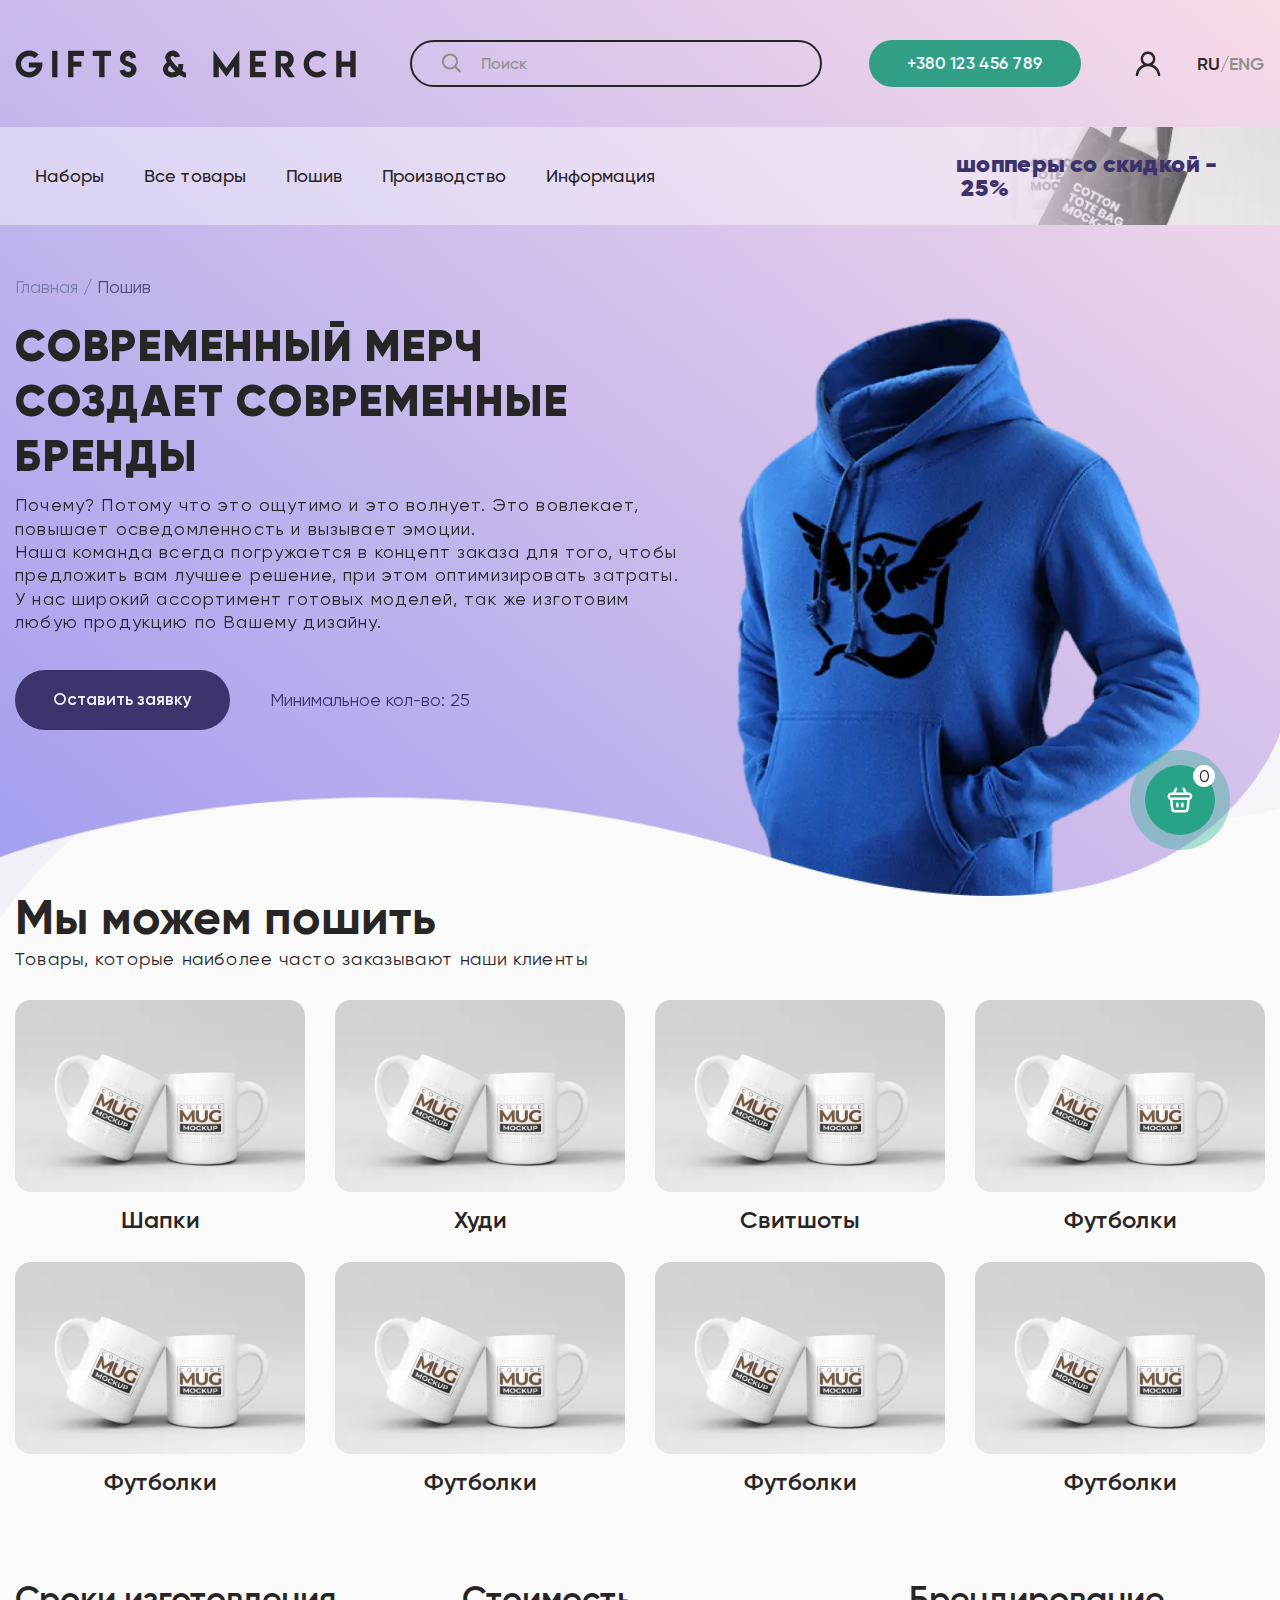
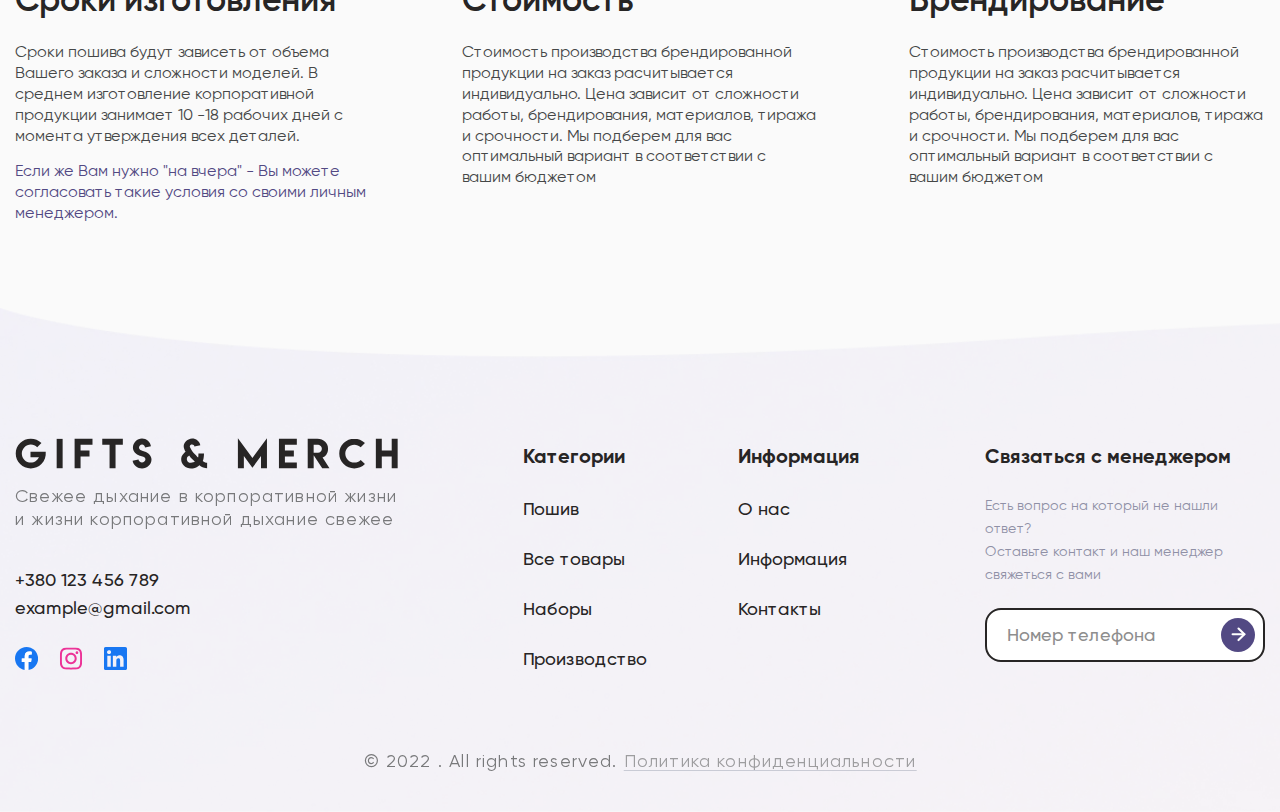
<file: sewing.html>
<!DOCTYPE html>
<html lang="ru">

<head>
	<title>sewing</title>
	<meta charset="UTF-8">
	<meta name="format-detection" content="telephone=no">
	<!-- <style>body{opacity: 0;}</style> -->
	<link rel="stylesheet" href="css/style.min.css?_v=20230223230019">
	<link rel="shortcut icon" href="favicon.ico">
	<!-- <meta name="robots" content="noindex, nofollow"> -->
	<meta name="viewport" content="width=device-width, initial-scale=1.0">
	<!-- Стили для прелоадера -->
	<style class="preloader-style">
		.preloader {
			pointer-events: none;
			z-index: 1000;
			position: fixed;
			width: 100vw;
			height: 100vh;
			top: 0;
			left: 0;
			display: flex;
			justify-content: center;
			align-items: center;
			background: #F6F3F7;
		}

		.preloader * {
			box-sizing: border-box;
		}

		.preloader__body {
			padding: 0.93rem;
			display: flex;
			flex-direction: column;
			position: relative;
			width: 280px;
			height: 280px;
		}

		.preloader__one,
		.preloader__two {
			position: absolute;
			width: 175px;
			height: 175px;
			border-radius: 50%;
			top: 0;
			right: 0;
			bottom: 0;
			left: 0;
			margin: auto;
		}

		.preloader__one {
			animation: spin1 2.3s infinite linear;
		}

		.preloader__two {
			transform: rotate(45deg);
			animation: spin2 2.3s infinite linear;
		}

		.preloader__one_one,
		.preloader__two_five {
			border-top: 3px solid transparent;
		}

		.preloader__one_two,
		.preloader__two_six {
			border-right: 3px solid transparent;
		}

		.preloader__one_three,
		.preloader__two_seven {
			border-bottom: 3px solid transparent;
		}

		.preloader__one_four,
		.preloader__two_eight {
			border-left: 3px solid transparent;
		}

		.preloader__one_one {
			top: -100px;
		}

		.preloader__one_two {
			right: -100px;
		}

		.preloader__one_three {
			bottom: -100px;
		}

		.preloader__one_four {
			left: -100px;
		}

		.preloader__two_five {
			right: -70.5px;
			bottom: 70.5px;
		}

		.preloader__two_six {
			left: 70.5px;
			top: 70.5px;
		}

		.preloader__two_seven {
			left: -70.5px;
			top: 70.5px;
		}

		.preloader__two_eight {
			right: 70.5px;
			top: -70.5px;
		}

		@keyframes spin1 {
			from {
				transform: rotate(0deg);
			}

			to {
				transform: rotate(360deg);
			}

			0% {
				border-color: #d7caf2;
			}

			50% {
				border-color: #9864ff;
			}

			100% {
				border-color: #d7caf2;
			}
		}

		@keyframes spin2 {
			from {
				transform: rotate(45deg);
			}

			to {
				transform: rotate(405deg);
			}

			0% {
				border-color: #d7caf2;
			}

			50% {
				border-color: #9864ff;
			}

			100% {
				border-color: #d7caf2;
			}
		}

		.preloader__counter {
			font-size: 20px;
			position: absolute;
			top: 50%;
			left: 50%;
			transform: translate(-50%, -50%);
			color: rgba(152, 100, 255, 0.8);
			font-family: sans-serif;
		}

		.preloader__line span {
			position: absolute;
			bottom: 0;
			left: 0;
			height: 3px;
			background-color: rgba(152, 100, 255, 0.8);
			border-radius: 16px;
			transition: width 0.3s ease 0s;
		}

		.lock body {
			overflow: hidden;
			touch-action: none;
			overscroll-behavior: none;
		}

		.wrapper {
			opacity: 0;
			visibility: hidden;
		}

		.loading .preloader {
			opacity: 1;
			visibility: visible;
		}

		.loaded .preloader {
			opacity: 0;
			visibility: hidden;
			transition: all 0.5s ease 0s;
		}

		.loaded .wrapper {
			transition: opacity 0.5s ease 0s;
			opacity: 1;
			visibility: visible;
		}
	</style>
	<!-- Скрипт прелоадера -->
	<script id="preloader">
		(function() {
			const preloaderContainer = document.querySelector('#preloader');
			let preloader, preloaderBody, showPecentLoad, showLineLoad;
			const htmlDocument = document.documentElement;
			const settings = {
				// Задержка перед удалением прелоадера из html после окончания загрузки
				delayRemovePreloader: 500,
				// Функціонал відсоткового відображення завантаження
				counter: true,
				// Функционал процентного отображения загрузки
				line: false,
				// Функционал кастомного отображения разных элементов (можно редактировать) – для включения перевести init в позицию true.
				custom: {
					init: true,
					// Элементы, которые нужно добавлять в preloader__body
					body: `
				<div class="preloader__one preloader__one_one"></div>
				<div class="preloader__one preloader__one_two"></div>
				<div class="preloader__one preloader__one_three"></div>
				<div class="preloader__one preloader__one_four"></div>
				<div class="preloader__two preloader__two_five"></div>
				<div class="preloader__two preloader__two_six"></div>
				<div class="preloader__two preloader__two_seven"></div>
				<div class="preloader__two preloader__two_eight"></div>
				`
				},
			};
			window.addEventListener("load", () => htmlDocument.classList.add('download-done'));
			const checkBodyinterval = setInterval(() => {
				if (document.body) {
					clearInterval(checkBodyinterval);
					const preloaderTemplate = `
								<div class="preloader">
									<div class="preloader__body">
										${settings.custom.init ? settings.custom.body : ''}
										${settings.counter ? '<div class="preloader__counter">0%</div>' : ''}
										${settings.line ? '<div class="preloader__line"><span></span></div>' : ''}
									</div>
								</div>
							`;
					htmlDocument.insertAdjacentHTML("beforeend", preloaderTemplate);
					preloader = document.querySelector('.preloader');
					preloaderBody = preloader.querySelector('.preloader__body');
					showPecentLoad = document.querySelector('.preloader__counter');
					showLineLoad = document.querySelector('.preloader__line span');
				}
			}, 10);
			const checkScriptsInterval = setInterval(() => {
				const mainScriptsTag = document.querySelector('[data-main-script]');
				if (mainScriptsTag) {
					clearInterval(checkScriptsInterval);
					let preloaderImages = document.querySelectorAll('img');
					const preloaderStyle = document.querySelector('.preloader-style');
					if (preloaderImages.length) {
						const intervalDelayCuonter = 4 * preloaderImages.length < 40 ? 4 * preloaderImages.length : 40;
						let imagesLoadedCount = counter = progress = 0;
						htmlDocument.classList.add('loading');
						htmlDocument.classList.add('lock');
						preloaderImages.forEach(preloaderImage => {
							const imgClone = document.createElement('img');
							if (imgClone) {
								imgClone.onload = imageLoaded;
								imgClone.onerror = imageLoaded;
								preloaderImage.dataset.src ? imgClone.src = preloaderImage.dataset.src : imgClone.src = preloaderImage.src;
							}
						});

						function setValueProgress(progress) {
							showPecentLoad ? showPecentLoad.innerText = `${progress}%` : null;
							showLineLoad ? showLineLoad.style.width = `${progress}%` : null;
						}
						showPecentLoad ? setValueProgress(progress) : null;

						function imageLoaded() {
							imagesLoadedCount++;
							progress = Math.round((100 / preloaderImages.length) * imagesLoadedCount);
							const intervalId = setInterval(() => {
								counter >= progress ? clearInterval(intervalId) : setValueProgress(++counter);
								counter >= 100 ? addLoadedClass() : null;
							}, intervalDelayCuonter);
						}

						function addLoadedClass() {
							if (this.isRun == true) return;
							this.isRun = true;

							let timer = setInterval(() => {
								if (htmlDocument.closest('.download-done')) {
									htmlDocument.classList.remove('lock');
									htmlDocument.classList.remove('loading');
									setTimeout(() => {
										htmlDocument.classList.remove('download-done');
										htmlDocument.classList.add('loaded');
									}, settings.delayRemovePreloader >= 500 ? settings.delayRemovePreloader - 500 : 0);
									const intervalRemovePreloader = setInterval(() => {
										preloader.remove();
										if (preloaderStyle) {
											preloaderStyle.remove();
										}
										clearInterval(intervalRemovePreloader);
										clearInterval(timer);
										preloaderContainer.remove();
										mainScriptsTag.removeAttribute('data-main-script');
									}, settings.delayRemovePreloader);
								} else {
									return;
								}
							}, 300);
						}
					} else {
						if (preloaderStyle) {
							preloaderStyle.remove();
						}
						preloaderContainer.remove();
					}
				}
			}, 10);
		})();
	</script>
</head>

<body>
	<div class="wrapper wrapper_other wrapper_margin">

		<header class="header">
			<div class="header__container">
				<div class="header__row row-header-top">
					<a href="home.html" class="row-header-top__logo">
						<img src="img/logo.svg" alt="">
					</a>
					<div class="row-header-top__content">
						<form id="form-hidden" action="#" class="row-header-top__search-form">
							<div class="row-header-top__inner">
								<input id="search-input" autocomplete="off" type="text" name="form[]" data-required data-validate data-value="" placeholder="Поиск" data-placeholder-nohide class="row-header-top__input input">
								<button type="submit" class="row-header-top__button row-header-top__button_position">
									<svg>
										<use xlink:href="img/icons/icons.svg#search"></use>
									</svg>
								</button>
								<button id="form-search-clean" type="button" class="row-header-top__button row-header-top__button_clean">
									<svg>
										<use xlink:href="img/icons/icons.svg#close"></use>
									</svg>
								</button>
							</div>
							<button id="switch-form-hide" type="button" class="row-header-top__button row-header-top__button_close">
								<svg>
									<use xlink:href="img/icons/icons.svg#close"></use>
								</svg>
							</button>
						</form>
						<button id="switch-form-visible" type="button" class="row-header-top__button row-header-top__button_media">
							<svg>
								<use xlink:href="img/icons/icons.svg#search"></use>
							</svg>
						</button>
						<a data-da=".menu__media_tel,767.98,0" href="tel:+380123456789" class="row-header-top__btn btn"><span>+380 123 456 789</span></a>
						<div class="row-header-top__actions actions-header">
							<a data-da=".menu__media_actions,991.98,1" href="#" class="actions-header__autorization">
								<svg>
									<use xlink:href="img/icons/icons.svg#user"></use>
								</svg>
							</a>
							<ul data-da=".menu__media_actions,991.98,0" id="lang" class="actions-header__lang">
								<li><span data-lang="ru">ru</span></li>
								<li><span data-lang="en">eng</span></li>
							</ul>
							<button type="button" class="actions-header__icon icon-menu">
								<span></span>
								<span></span>
								<span></span>
							</button>
						</div>
					</div>
				</div>
				<div class="header__row menu">
					<nav class="menu__body">
						<div class="menu__media menu__media_actions"></div>
						<ul data-spollers="991.98,max" class="menu__list">
							<li class="menu__item"><a href="gifts.html" class="menu__link">Наборы</a></li>
							<li class="menu__item">
								<a data-spoller href="#" class="menu__link menu__link_submenu">Все товары</a>
								<div class="menu__sublist-body">
									<ul class="menu__sublist">
										<li><a href="all-goods.html" class="menu__sublink">Все товары</a></li>
										<li><a href="#" class="menu__sublink">Одежда</a></li>
										<li>
											<a href="#" data-spoller class="menu__sublink menu__sublink_decor">Сумки и аксессуары</a>
											<div class="menu__sublist-body menu__sublist-body_right">
												<ul class="menu__sublist">
													<li><a href="#" class="menu__sublink">Сумки и аксессуары</a></li>
													<li><a href="#" class="menu__sublink">Рюкзак</a></li>
													<li><a href="#" class="menu__sublink">Сумка/Экосумка</a></li>
													<li><a href="#" class="menu__sublink">Бананка</a></li>
													<li><a href="#" class="menu__sublink">Шапка</a></li>
													<li><a href="#" class="menu__sublink">Маска для сна</a></li>
													<li><a href="#" class="menu__sublink">Защитная маска</a></li>
													<li><a href="#" class="menu__sublink">Значки/Пины</a></li>
													<li><a href="#" class="menu__sublink">Брелки</a></li>
													<li><a href="#" class="menu__sublink">Обложка на паспорт/тревелкейс/кардхолдер</a></li>
												</ul>
											</div>
										</li>
										<li>
											<a href="#" data-spoller class="menu__sublink menu__sublink_decor">Для офиса</a>
											<div class="menu__sublist-body menu__sublist-body_right">
												<ul class="menu__sublist">
													<li><a href="#" class="menu__sublink">Для офиса</a></li>
													<li><a href="#" class="menu__sublink">Рюкзак</a></li>
													<li><a href="#" class="menu__sublink">Сумка/Экосумка</a></li>
													<li><a href="#" class="menu__sublink">Бананка</a></li>
													<li><a href="#" class="menu__sublink">Шапка</a></li>
													<li><a href="#" class="menu__sublink">Маска для сна</a></li>
													<li><a href="#" class="menu__sublink">Защитная маска</a></li>
													<li><a href="#" class="menu__sublink">Значки/Пины</a></li>
													<li><a href="#" class="menu__sublink">Брелки</a></li>
													<li><a href="#" class="menu__sublink">Обложка на паспорт/тревелкейс/кардхолдер</a></li>
												</ul>
											</div>
										</li>
										<li><a href="#" class="menu__sublink">Посуда</a></li>
										<li><a href="#" class="menu__sublink">Отдых</a></li>
										<li><a href="#" class="menu__sublink">Вкусности</a></li>
										<li><a href="#" class="menu__sublink">Электроника</a></li>
									</ul>
								</div>
							</li>
							<li class="menu__item"><a href="sewing.html" class="menu__link">Пошив</a></li>
							<li class="menu__item"><a href="production.html" class="menu__link">Производство</a></li>
							<li class="menu__item"><a href="contacts.html" class="menu__link">Информация</a></li>
						</ul>
						<div class="menu__media menu__media_email"></div>
						<div class="menu__media menu__media_tel"></div>
						<div class="menu__media menu__media_social"></div>
					</nav>
					<div class="menu__banner">
						<a href="#" class="menu__text">
							Шопперы со скидкой&nbsp;-&nbsp;25%
						</a>
					</div>
				</div>
			</div>
		</header>
		<main class="page">
			<div class="page__mainscreen mainscreen">
				<div class="mainscreen__container">
					<div class="mainscreen__body">
						<div class="mainscreen__content">
							<div class="mainscreen__breadcrumb breadcrumb">
								<ul class="breadcrumb__list">
									<li class="breadcrumb__item">
										<a href="home.html">Главная</a>
									</li>
									<li class="breadcrumb__item breadcrumb__item_active">
										<a href="home.html">Пошив</a>
									</li>
								</ul>
							</div>
							<h1 class="mainscreen__title main-title">
								Современный мерч создает современные бренды
							</h1>
							<p class="mainscreen__subtitle subtitle">
								Почему? Потому что это ощутимо и это волнует. Это вовлекает, повышает осведомленность и вызывает эмоции. <br>
								<span class="subtitle__hidden">Наша команда всегда погружается в концепт заказа для того, чтобы предложить вам лучшее решение, при этом оптимизировать
									затраты.
									У нас широкий ассортимент готовых моделей, так же изготовим любую продукцию по Вашему дизайну.</span>
							</p>
							<div class="mainscreen__actions actions-mainscreen">
								<a href="#" class="actions-mainscreen__btn btn btn_violet"><span>Оставить заявку</span></a>
								<span class="actions-mainscreen__info">Минимальное кол-во: <span>25</span></span>
							</div>
						</div>
						<div class="mainscreen__picture">
							<div class="mainscreen__img">
								<picture><source srcset="img/mainscreen/sewing-bg.webp" type="image/webp"><img src="img/mainscreen/sewing-bg.png" alt="tho girls"></picture>
							</div>
						</div>
					</div>
				</div>
			</div>
			<div class="page__sewing sewing">
				<div class="sewing__container">
					<div class="sewing__block-title title-block">
						<h2 class="title-block__title">
							Мы можем пошить
						</h2>
						<p class="title-block__subtitle">
							Товары, которые наиболее часто заказывают наши клиенты
						</p>
					</div>
					<div class="sewing__row">
						<a href="#" class="sewing__item">
							<div class="sewing__picture-ibg">
								<picture><source srcset="img/sewing/1.webp" type="image/webp"><img src="img/sewing/1.jpg" alt=""></picture>
							</div>
							<span class="sewing__name">Шапки</span>
						</a>
						<a href="#" class="sewing__item">
							<div class="sewing__picture-ibg">
								<picture><source srcset="img/sewing/1.webp" type="image/webp"><img src="img/sewing/1.jpg" alt=""></picture>
							</div>
							<span class="sewing__name">Худи</span>
						</a>
						<a href="#" class="sewing__item">
							<div class="sewing__picture-ibg">
								<picture><source srcset="img/sewing/1.webp" type="image/webp"><img src="img/sewing/1.jpg" alt=""></picture>
							</div>
							<span class="sewing__name">Свитшоты</span>
						</a>
						<a href="#" class="sewing__item">
							<div class="sewing__picture-ibg">
								<picture><source srcset="img/sewing/1.webp" type="image/webp"><img src="img/sewing/1.jpg" alt=""></picture>
							</div>
							<span class="sewing__name">Футболки</span>
						</a>
						<a href="#" class="sewing__item">
							<div class="sewing__picture-ibg">
								<picture><source srcset="img/sewing/1.webp" type="image/webp"><img src="img/sewing/1.jpg" alt=""></picture>
							</div>
							<span class="sewing__name">Футболки</span>
						</a>
						<a href="#" class="sewing__item">
							<div class="sewing__picture-ibg">
								<picture><source srcset="img/sewing/1.webp" type="image/webp"><img src="img/sewing/1.jpg" alt=""></picture>
							</div>
							<span class="sewing__name">Футболки</span>
						</a>
						<a href="#" class="sewing__item">
							<div class="sewing__picture-ibg">
								<picture><source srcset="img/sewing/1.webp" type="image/webp"><img src="img/sewing/1.jpg" alt=""></picture>
							</div>
							<span class="sewing__name">Футболки</span>
						</a>
						<a href="#" class="sewing__item">
							<div class="sewing__picture-ibg">
								<picture><source srcset="img/sewing/1.webp" type="image/webp"><img src="img/sewing/1.jpg" alt=""></picture>
							</div>
							<span class="sewing__name">Футболки</span>
						</a>
					</div>
				</div>
			</div>
			<div class="page__info-sewing sewing-info">
				<div class="sewing-info__container">
					<div class="sewing-info__row">
						<div class="sewing-info__column">
							<h3 class="sewing-info__title">
								Сроки изготовления
							</h3>
							<p class="sewing-info__text">
								Сроки пошива будут зависеть от объема Вашего заказа и сложности моделей. В среднем изготовление корпоративной продукции занимает 10 -18 рабочих дней с
								момента утверждения всех деталей.
							</p>
							<p class="sewing-info__text sewing-info__text_color">
								Если же Вам нужно "на вчера" - Вы можете согласовать такие условия со своими личным менеджером.
							</p>
						</div>
						<div class="sewing-info__column">
							<h3 class="sewing-info__title">
								Стоимость
							</h3>
							<p class="sewing-info__text">
								Стоимость производства брендированной продукции на заказ расчитывается
								индивидуально. Цена зависит от сложности работы, брендирования, материалов, тиража
								и срочности. Мы подберем для вас оптимальный вариант в соответствии с вашим бюджетом
							</p>
						</div>
						<div class="sewing-info__column">
							<h3 class="sewing-info__title">
								Брендирование
							</h3>
							<p class="sewing-info__text">
								Стоимость производства брендированной продукции на заказ расчитывается
								индивидуально. Цена зависит от сложности работы, брендирования, материалов, тиража
								и срочности. Мы подберем для вас оптимальный вариант в соответствии с вашим бюджетом
							</p>
						</div>
					</div>
				</div>
			</div>
			<div data-lp data-basket class="basket">
				<div class="basket__body">
					<div class="basket__icon">
						<svg>
							<use xlink:href="img/icons/icons.svg#basket"></use>
						</svg>
					</div>
					<span class="basket__counter"></span>
					<span class="basket__total-value"></span>
					<div class="basket__questions">
						<a href="#" class="basket__continue">Продолжить покупки</a>
						<a data-popup="#basket" href="#" class="basket__go-basket">В корзину</a>
						<span class="basket__close">
							<svg>
								<use xlink:href="img/icons/icons.svg#close"></use>
							</svg>
						</span>
					</div>
				</div>
			</div>
		</main>
		<footer class="footer">
			<div class="footer__container">
				<div class="footer__row">
					<div class="footer__column footer__column_info">
						<div class="footer__logo-block">
							<a href="home.html" class="footer__logo">
								<img src="img/logo.svg" alt="logo ">
							</a>
							<p class="footer__text">
								Свежее дыхание в корпоративной жизни <br> и жизни корпоративной дыхание свежее
							</p>
						</div>
						<div data-da=".footer__media-social,649.98,0" class="footer__contacts contacts-footer">
							<div class="contacts-footer__body-links">
								<a href="tel:+380123456789" class="contacts-footer__tel link">+380 123 456 789</a>
								<a href="mailto:example@gmail.com" class="contacts-footer__email link">example@gmail.com</a>
							</div>
							<div class="contacts-footer__social">
								<a href="#" class="contacts-footer__link contacts-footer__link_facebook">
									<svg>
										<use xlink:href="img/icons/icons.svg#facebook"></use>
									</svg>
								</a>

								<a href="#" class="contacts-footer__link contacts-footer__link_instagram">
									<svg>
										<use xlink:href="img/icons/icons.svg#instagram"></use>
									</svg>
								</a>
								<a href="#" class="contacts-footer__link contacts-footer__link_linked-in">
									<svg>
										<use xlink:href="img/icons/icons.svg#linkedIn"></use>
									</svg>
								</a>
							</div>
						</div>
					</div>
					<div class="footer__column footer__column_nav">
						<nav class="footer__nav nav-footer">
							<h4 class="nav-footer__label">Категории</h4>
							<ul class="nav-footer__list">
								<li class="nav-footer__item">
									<a href="sewing.html" class="nav-footer__link link">Пошив</a>
								</li>
								<li class="nav-footer__item">
									<a href="all-goods.html" class="nav-footer__link link">Все товары</a>
								</li>
								<li class="nav-footer__item">
									<a href="gifts.html" class="nav-footer__link link">Наборы</a>
								</li>
								<li class="nav-footer__item">
									<a href="production.html" class="nav-footer__link link">Производство</a>
								</li>
							</ul>
						</nav>
						<nav class="footer__nav nav-footer">
							<h4 class="nav-footer__label">Информация</h4>
							<ul class="nav-footer__list">
								<li class="nav-footer__item">
									<a href="contacts.html" class="nav-footer__link link">О нас</a>
								</li>
								<li class="nav-footer__item">
									<a href="contacts.html" class="nav-footer__link link">Информация</a>
								</li>
								<li class="nav-footer__item">
									<a href="contacts.html" class="nav-footer__link link">Контакты</a>
								</li>
							</ul>
						</nav>
					</div>
					<div class="footer__column footer__column_callback">
						<div class="footer__media-social"></div>
						<div class="footer__callback callback-footer">
							<h4 class="callback-footer__label">Связаться с менеджером</h4>
							<p class="callback-footer__text">
								Есть вопрос на который не нашли ответ? <br> Оставьте контакт и наш менеджер свяжеться с вами
							</p>
							<form action="#" class="callback-footer__form">
								<input data-placeholder-nohide data-required data-validate type="tel" name="form[]" data-error="" placeholder="Номер телефона" class="callback-footer__input input">
								<button type="submit" class="callback-footer__btn">
									<svg>
										<use xlink:href="img/icons/icons.svg#arrow-small"></use>
									</svg>
								</button>
							</form>
						</div>
					</div>
				</div>
				<div class="footer__copy">
					<p class="footer__text">
						© 2022 . All rights reserved.
						<a href="#" class="footer__link-copy">Политика&nbsp;конфиденциальности</a>
					</p>
				</div>
			</div>
		</footer>
	</div>
	<div id="goods" aria-hidden="true" class="popup">
		<div class="popup__wrapper">
			<div class="popup__content">
				<button data-close type="button" class="popup__close">
					<svg>
						<use xlink:href="img/icons/icons.svg#close"></use>
					</svg>
				</button>
				<form data-add-to-cart action="#" class="popup__goods goods-popup">
					<div class="goods-popup__sliders">
						<div class="goods-popup__slider goods-popup__slider-main swiper">
							<div class="goods-popup__wrapper swiper-wrapper"></div>
							<span class="goods-popup__arrow goods-popup__arrow_left">
								<svg>
									<use xlink:href="img/icons/icons.svg#arrow-left"></use>
								</svg>
							</span>
							<span class="goods-popup__arrow goods-popup__arrow_right">
								<svg>
									<use xlink:href="img/icons/icons.svg#arrow-right"></use>
								</svg>
							</span>
						</div>
						<div class="goods-popup__slider goods-popup__slider-thumbs swiper">
							<div class="goods-popup__wrapper swiper-wrapper"></div>
						</div>
					</div>
					<div class="goods-popup__content">
						<div class="goods-popup__breadcrumb breadcrumb">
							<ul class="breadcrumb__list">
								<li class="breadcrumb__item">
									<a href="home.html">Главная</a>
								</li>
								<li class="breadcrumb__item">
									<a href="home.html">Все товары</a>
								</li>
								<li class="breadcrumb__item">
									<a href="home.html">Сумки и аксессуары</a>
								</li>
								<li class="breadcrumb__item">
									<a href="home.html">Рюкзаки</a>
								</li>
								<li class="breadcrumb__item breadcrumb__item_active">
									<a href="#">EL003 Elleven Checkpoint-Friendly Compu-Backpack</a>
								</li>
							</ul>
						</div>
						<h3 data-add-to-cart-name class="goods-popup__name">
							EL003 Elleven Checkpoint-Friendly Compu-Backpack
						</h3>
						<div data-colors class="goods-popup__colors colors">
							<div data-color="#524983" class="colors__color">
								<input checked data-add-to-cart-color type="radio" name="color" value="" class="colors__radio">
								<label class="colors__label-color"></label>
							</div>
							<div data-color="#309F85" class="colors__color">
								<input data-add-to-cart-color type="radio" name="color" value="" class="colors__radio">
								<label class="colors__label-color"></label>
							</div>
							<div data-color="#F1F1F1" class="colors__color">
								<input data-add-to-cart-color type="radio" name="color" value="" class="colors__radio">
								<label class="colors__label-color"></label>
							</div>
						</div>
						<div class="goods-popup__price-block">
							Цена <span data-add-to-cart-price>2 789.69</span> <span data-add-to-cart-price-currency>грн</span>
						</div>
						<p data-popup-goods-descr class="goods-popup__text"></p>
						<div class="goods-popup__media-992"></div>
						<div class="goods-popup__info-block block-info-popup">
							<div data-da=".goods-popup__media-992,991.98,first" class="block-info-popup__form pick-up-size">
								<div class="pick-up-size__title">Размер</div>
								<div data-sizes-body class="pick-up-size__row">
									<div class="pick-up-size__body-form">
										<input data-add-to-cart-size id="xs" type="radio" name="size" data-error-text="Выберите размер" value="XS" class="pick-up-size__radio">
										<label for="xs" class="pick-up-size__label">XS</label>
									</div>
									<div class="pick-up-size__body-form">
										<input data-add-to-cart-size id="s" type="radio" name="size" data-error-text="Выберите размер" value="S" class="pick-up-size__radio">
										<label for="s" class="pick-up-size__label">S</label>
									</div>
									<div class="pick-up-size__body-form">
										<input data-add-to-cart-size id="m" type="radio" name="size" data-error-text="Выберите размер" value="M" class="pick-up-size__radio">
										<label for="m" class="pick-up-size__label">m</label>
									</div>
									<div class="pick-up-size__body-form">
										<input data-add-to-cart-size id="l" type="radio" name="size" data-error-text="Выберите размер" value="L" class="pick-up-size__radio">
										<label for="l" class="pick-up-size__label">l</label>
									</div>
									<div class="pick-up-size__body-form">
										<input data-add-to-cart-size id="xxl" type="radio" name="size" data-error-text="Выберите размер" value="XXL" class="pick-up-size__radio">
										<label for="xxl" class="pick-up-size__label">xxl</label>
									</div>
								</div>
								<a data-popup="#size" href="#" class="pick-up-size__pick-up-size"><span>Подобрать размер</span></a>
								<button data-add-to-cart-button type="submit" class="pick-up-size__btn btn btn_violet">Заказать</button>
							</div>
							<div class="block-info-popup__characteristics">
								<div data-spollers class="block-info-popup__spollers spollers-characteristics">
									<div class="spollers-characteristics__item">
										<button type="button" data-spoller class="spollers-characteristics__title _spoller-active">Характеристики</button>
										<div class="spollers-characteristics__body">
											<ul class="spollers-characteristics__list">
												<li>
													<span>
														Материал
													</span>
													<span>
														100% хлопок
													</span>
												</li>
												<li>
													<span>
														Нанесение
													</span>
													<span>
														вышивка, термопечать
													</span>
												</li>
												<li>
													<span>
														Торговая марка
													</span>
													<span>
														100% хлопок
													</span>
												</li>
												<li>
													<span>
														Плотность, г/м
													</span>
													<span>
														150
													</span>
												</li>
											</ul>
										</div>
									</div>
								</div>
							</div>
						</div>
					</div>
				</form>
			</div>
		</div>
	</div>
	<div id="size" aria-hidden="true" class="popup">
		<div class="popup__wrapper">
			<div class="popup__content">
				<button data-close type="button" class="popup__close">
					<svg>
						<use xlink:href="img/icons/icons.svg#close"></use>
					</svg>
				</button>
				<div class="popup__size size-popup">
					<div class="size-popup__size-table table-size">
						<label class="table-size__title">Таблица размеров</label>
						<div class="table-size__table">
							<ul class="table-size__list">
								<li>
									<span>XS</span>
									<span>67/46</span>
								</li>
								<li>
									<span>S</span>
									<span>69/51</span>
								</li>
								<li>
									<span>M</span>
									<span>71/56</span>
								</li>
								<li>
									<span>L</span>
									<span>74/61</span>
								</li>
								<li>
									<span>XL</span>
									<span>76/66</span>
								</li>
								<li>
									<span>2XL</span>
									<span>79/71</span>
								</li>
								<li>
									<span>3XL</span>
									<span>81/76</span>
								</li>
							</ul>
						</div>
					</div>
				</div>
			</div>
		</div>
	</div>
	<div id="basket" aria-hidden="true" class="popup">
		<div class="popup__wrapper">
			<div class="popup__content">
				<button data-close type="button" class="popup__close">
					<svg>
						<use xlink:href="img/icons/icons.svg#close"></use>
					</svg>
				</button>
				<form action="#" class="popup__basket basket-popup">
					<div class="basket-popup__order order-pupup">
						<div class="order-pupup__title title-popup">Оформить заказ</div>
						<p class="order-pupup__label">
							Введите свои контактные данные, и наш менеджер свяжется с Вами в течении 1 часа
						</p>
						<div class="order-pupup__order-form form-merch form-merch_popup">
							<div class="form-merch__item">
								<input data-required data-validate id="userNamePopup" type="text" name="form[]" data-error="" placeholder="" class="form-merch__input input">
								<label for="userNamePopup" class="form-merch__label">Ваше Имя</label>
							</div>
							<div class="form-merch__item">
								<input data-required="email" data-validate id="userEmailPopup" type="email" name="form[]" data-error="" placeholder="" class="form-merch__input input">
								<label for="userEmailPopup" class="form-merch__label">Ваша електронная почта</label>
							</div>
							<div class="form-merch__item">
								<input data-required data-validate id="userTelPopup" type="tel" name="form[]" data-error="" placeholder="" class="form-merch__input input">
								<label for="userTelPopup" class="form-merch__label">Ваш номер телефона</label>
							</div>
							<div class="form-merch__item">
								<button type="submit" class="form-merch__btn btn">Заказать</button>
							</div>
						</div>
						<p class="order-pupup__info-text">
							Нажимая "Подтвердить заказ", Вы даете согласие на обработку Ваших персональных данных
						</p>
					</div>
					<div class="basket-popup__basket block-basket">
						<div class="block-basket__title title-popup">
							Корзина
						</div>
						<div class="block-basket__cards">
							<div class="block-basket__text-empty">Корзина пуста</div>
							<!-- Карточка -->
							<!-- <div data-price-cart="76.43" class="block-basket__item item-basket">
							<div class="item-basket__picture-ibg">
								<picture><source srcset="img/goods/1.webp" type="image/webp"><img src="img/goods/1.png" alt=""></picture>
							</div>
							<div class="item-basket__label">EL003 Elleven Checkpoint-Friendly Compu-Backpack</div>
							<div class="item-basket__info">
								<p class="item-basket__color">Цвет <span style="background-color: #309F85;"></span></p>
								<p class="item-basket__size label-basket">
									Размер <span>XS</span>
								</p>
							</div>
							<div class="item-basket__body-quantity">
								<p class="quantity__label label-basket">Кол-во</p>
								<div class="item-basket__quantity quantity">
									<button type="button" class="quantity__button quantity__button_minus"></button>
									<div class="quantity__input">
										<input autocomplete="off" type="text" name="form[]" value="1">
									</div>
									<button type="button" class="quantity__button quantity__button_plus"></button>
								</div>
								<p class="quantity__label label-basket">min</p>
							</div>
							<div class="item-basket__body-summ">
								<button type="button" class="item-basket__del">
									<svg>
										<use xlink:href="img/icons/icons.svg#close"></use>
									</svg>
								</button>
								<div class="item-basket__summ"><span class="item-basket__value-summ">76.43</span> <span>$</span></div>
							</div>
						</div> -->
						</div>
						<div class="block-basket__body-total">
							<span class="block-basket__order-number">Заказ № <span>110293</span></span>
							<span class="block-basket__total">Всего: <span class="block-basket__summ-total">0</span></span>
						</div>
					</div>
				</form>
			</div>
		</div>
	</div>
	<script data-main-script src="js/app.min.js?_v=20230223230019"></script>
</body>

</html>
</file>
<file: css/style.min.css>
@charset "UTF-8";@import url(https://fonts.googleapis.com/css?family=Montserrat:regular,500&display=swap);@import url(https://fonts.googleapis.com/css?family=Roboto:regular&display=swap);@import url(https://fonts.googleapis.com/css?family=Pangolin:regular);@font-face{font-family:Gilroy;font-display:swap;src:url(../fonts/Gilroy-Black.woff2) format("woff2"),url(../fonts/Gilroy-Black.woff) format("woff");font-weight:900;font-style:normal}@font-face{font-family:Gilroy;font-display:swap;src:url(../fonts/Gilroy-ExtraBold.woff2) format("woff2"),url(../fonts/Gilroy-ExtraBold.woff) format("woff");font-weight:800;font-style:normal}@font-face{font-family:Gilroy;font-display:swap;src:url(../fonts/Gilroy-Bold.woff2) format("woff2"),url(../fonts/Gilroy-Bold.woff) format("woff");font-weight:700;font-style:normal}@font-face{font-family:Gilroy;font-display:swap;src:url(../fonts/Gilroy-Light.woff2) format("woff2"),url(../fonts/Gilroy-Light.woff) format("woff");font-weight:300;font-style:normal}@font-face{font-family:Gilroy;font-display:swap;src:url(../fonts/Gilroy-Regular.woff2) format("woff2"),url(../fonts/Gilroy-Regular.woff) format("woff");font-weight:400;font-style:normal}@font-face{font-family:"Neutra Display Titling";font-display:swap;src:url("../fonts/Neutra Display Titling.woff2") format("woff2"),url("../fonts/Neutra Display Titling.woff") format("woff");font-weight:400;font-style:normal}@font-face{font-family:Gilroy;font-display:swap;src:url(../fonts/Gilroy-SemiBold.woff2) format("woff2"),url(../fonts/Gilroy-SemiBold.woff) format("woff");font-weight:600;font-style:normal}@font-face{font-family:Gilroy;font-display:swap;src:url(../fonts/Gilroy-Medium.woff2) format("woff2"),url(../fonts/Gilroy-Medium.woff) format("woff");font-weight:500;font-style:normal}*{padding:0;margin:0;border:0}*,:after,:before{-webkit-box-sizing:border-box;box-sizing:border-box}body,html{height:100%;min-width:320px}body{color:#272525;line-height:1;font-family:Gilroy;font-size:1.125rem;-ms-text-size-adjust:100%;-moz-text-size-adjust:100%;-webkit-text-size-adjust:100%;-webkit-font-smoothing:antialiased;-moz-osx-font-smoothing:grayscale}button,input,textarea{font-family:Gilroy;font-size:inherit}button{cursor:pointer;color:inherit;background-color:inherit}a{color:inherit}a:link,a:visited{text-decoration:none}a:hover{text-decoration:none}ul li{list-style:none}img{vertical-align:top}h1,h2,h3,h4,h5,h6{font-weight:inherit;font-size:inherit}body{background-color:#fafafa}.lg-on body,.lock body{overflow:hidden;-ms-touch-action:none;touch-action:none}.wrapper{min-height:100%;display:-webkit-box;display:-ms-flexbox;display:flex;-webkit-box-orient:vertical;-webkit-box-direction:normal;-ms-flex-direction:column;flex-direction:column;overflow:hidden;position:relative}.wrapper::before{content:"";position:absolute;width:100%;height:100%;top:0;left:0;background-color:rgba(0,0,0,.5);pointer-events:none;z-index:2;opacity:0;visibility:hidden;-webkit-transition:opacity .3s ease 0s,visibility .3s ease 0s;-o-transition:opacity .3s ease 0s,visibility .3s ease 0s;transition:opacity .3s ease 0s,visibility .3s ease 0s}.menu-open .wrapper::before{opacity:1;visibility:visible;pointer-events:all}.wrapper>main{-webkit-box-flex:1;-ms-flex:1 1 auto;flex:1 1 auto}.wrapper>*{min-width:0}[class*=__container]{max-width:100rem;-webkit-box-sizing:content-box;box-sizing:content-box;margin:0 auto;padding:0 .9375rem}input[type=email],input[type=tel],input[type=text],textarea{-webkit-appearance:none;-moz-appearance:none;appearance:none}.input{font-weight:500;width:100%;display:block;padding:0 20px;border-bottom:1px solid #000;background-color:transparent}.input._valid{border-color:#309f85}.input._form-focus,.input:focus{border-color:#000}.input._form-error{border-color:#d00}.input._form-error::-webkit-input-placeholder{color:#d00}.input._form-error::-moz-placeholder{color:#d00}.input._form-error:-ms-input-placeholder{color:#d00}.input._form-error::-ms-input-placeholder{color:#d00}.input._form-error::placeholder{color:#d00}textarea.input{resize:none;padding:0 0}.select{position:relative}.select__body{position:relative}.select__title{color:inherit;text-align:left;border:1px solid #d9d9d9;background-color:#fff;cursor:pointer;width:100%;border-radius:4px}.select__value{display:-webkit-box;display:-ms-flexbox;display:flex;-webkit-box-align:center;-ms-flex-align:center;align-items:center;padding:0 .9375rem;gap:.625rem}.select__value>*{-webkit-box-flex:1;-ms-flex:1 1 auto;flex:1 1 auto;-ms-flex-negative:0;flex-shrink:0}.select__value:after{content:"";-ms-flex-item-align:stretch;-ms-grid-row-align:stretch;align-self:stretch;-webkit-box-flex:0;-ms-flex:0 0 10px;flex:0 0 10px;-webkit-transition:all .3s ease 0s;-o-transition:all .3s ease 0s;transition:all .3s ease 0s;display:-webkit-box;display:-ms-flexbox;display:flex;-webkit-box-pack:center;-ms-flex-pack:center;justify-content:center;-webkit-box-align:center;-ms-flex-align:center;align-items:center}._select-open .select__value:after{-webkit-transform:rotate(-180deg);-ms-transform:rotate(-180deg);transform:rotate(-180deg)}.select__value._select-pseudo-label::before{content:attr(data-pseudo-label);opacity:.5}.select__text{-webkit-box-flex:1;-ms-flex:1 1 auto;flex:1 1 auto}.select__input{width:100%;background-color:transparent;height:100%}.select__options{color:#000;position:absolute;top:29px;border-radius:0 0 4px 4px;min-width:100%;left:0;background-color:#fff;border-top:0;border:1px solid #d9d9d9;border-top:0;padding:10px 0 5px 0}.select__scroll{overflow-y:auto;overflow-x:hidden;max-height:200px}.select__option{width:100%;display:block;text-align:left;cursor:pointer;padding:5px 15px;color:inherit}.select__option._select-selected{background-color:#eee}.select__row{display:-webkit-inline-box;display:-ms-inline-flexbox;display:inline-flex;-webkit-box-align:center;-ms-flex-align:center;align-items:center}.select._select-open{z-index:5}._select-tag{cursor:pointer}.quantity{width:4rem;height:1.5625rem;display:-webkit-box;display:-ms-flexbox;display:flex;-webkit-box-align:center;-ms-flex-align:center;align-items:center}.quantity__button{-webkit-box-flex:0;-ms-flex:0 0 1rem;flex:0 0 1rem;height:.9375rem;position:relative;border:.0625rem solid #272525;border-radius:.125rem;cursor:pointer;-webkit-transition:all .2s ease 0s;-o-transition:all .2s ease 0s;transition:all .2s ease 0s}.quantity__button::after,.quantity__button::before{content:"";position:absolute;top:50%;left:50%;-webkit-transition:all .2s ease 0s;-o-transition:all .2s ease 0s;transition:all .2s ease 0s;-webkit-transform:translate(-50%,-50%);-ms-transform:translate(-50%,-50%);transform:translate(-50%,-50%);background-color:#272525;width:.5rem;height:.0625rem}.quantity__button_plus::before{-webkit-transform:translate(-50%,-50%) rotate(-90deg);-ms-transform:translate(-50%,-50%) rotate(-90deg);transform:translate(-50%,-50%) rotate(-90deg)}.quantity__input{-webkit-box-flex:1;-ms-flex:1 1 auto;flex:1 1 auto}.quantity__input input{height:100%;color:#272525;font-size:.875rem;width:100%;text-align:center}body::after{content:"";background-color:rgba(0,0,0,.5);position:fixed;width:100%;height:100%;top:0;left:0;opacity:0;-webkit-transition:opacity .8s ease 0s;-o-transition:opacity .8s ease 0s;transition:opacity .8s ease 0s;pointer-events:none;z-index:149}.popup-show body::after{opacity:1}.popup{position:fixed;top:0;left:0;padding:1.875rem .625rem;-webkit-transition:visibility .8s ease 0s;-o-transition:visibility .8s ease 0s;transition:visibility .8s ease 0s;width:100%;height:100%;visibility:hidden;pointer-events:none}.popup__close{background-color:transparent;position:absolute}.popup__close svg{width:100%;height:100%;-webkit-transition:fill .2s ease 0s;-o-transition:fill .2s ease 0s;transition:fill .2s ease 0s}.popup_show{z-index:150;visibility:visible;overflow:auto;pointer-events:auto}.popup_show .popup__content{visibility:visible;-webkit-transform:scale(1);-ms-transform:scale(1);transform:scale(1)}.popup__wrapper{display:-webkit-box;display:-ms-flexbox;display:flex;-webkit-box-orient:vertical;-webkit-box-direction:normal;-ms-flex-direction:column;flex-direction:column;-webkit-box-align:center;-ms-flex-align:center;align-items:center;min-height:100%;-webkit-box-flex:1;-ms-flex:1 1 auto;flex:1 1 auto;width:100%;display:flex;-webkit-box-pack:center;-ms-flex-pack:center;justify-content:center;align-items:center}.content-load .popup__wrapper{-webkit-transition:visibility .3s ease 0s,-webkit-transform .3s ease 0s;transition:visibility .3s ease 0s,-webkit-transform .3s ease 0s;-o-transition:visibility .3s ease 0s,transform .3s ease 0s;transition:visibility .3s ease 0s,transform .3s ease 0s;transition:visibility .3s ease 0s,transform .3s ease 0s,-webkit-transform .3s ease 0s;visibility:visible;-webkit-transform:scale(1);-ms-transform:scale(1);transform:scale(1)}.content-loaded .popup__wrapper{visibility:hidden;-webkit-transform:scale(0);-ms-transform:scale(0);transform:scale(0)}.popup__content{visibility:hidden;-webkit-transform:scale(0);-ms-transform:scale(0);transform:scale(0);-webkit-transition:-webkit-transform .3s ease 0s;transition:-webkit-transform .3s ease 0s;-o-transition:transform .3s ease 0s;transition:transform .3s ease 0s;transition:transform .3s ease 0s,-webkit-transform .3s ease 0s;background-color:#fafafa;width:100%;max-width:1350px;border-radius:20px}#size .popup__content{max-width:800px;padding-right:1.875rem}.lock .popup__content{visibility:visible}.goods-popup__slider-main{position:relative}.goods-popup__slide-ibg{overflow:hidden;cursor:-webkit-zoom-in;cursor:zoom-in}.goods-popup__slide-ibg.zoom-enable{cursor:-webkit-zoom-out;cursor:zoom-out}.goods-popup__slider-main .goods-popup__slide-ibg{padding-bottom:118.8%}.goods-popup__slider-main .goods-popup__slide-ibg .swiper-zoom-container,.goods-popup__slider-main .goods-popup__slide-ibg img{pointer-events:none}.goods-popup__slider-main .goods-popup__slide-ibg .swiper-zoom-container{position:absolute;width:100%;height:100%;top:0;left:0;will-change:transform}.goods-popup__slider-main .goods-popup__slide-ibg.swiper-slide-zoomed .swiper-zoom-container{-webkit-transition:-webkit-transform .15s linear 0s;transition:-webkit-transform .15s linear 0s;-o-transition:transform .15s linear 0s;transition:transform .15s linear 0s;transition:transform .15s linear 0s,-webkit-transform .15s linear 0s}.goods-popup__slider-thumbs .goods-popup__slide-ibg{cursor:pointer;border-radius:.375rem}.goods-popup__slider-thumbs .goods-popup__slide-ibg::before{content:"";position:absolute;width:100%;height:100%;top:0;left:0;background-color:rgba(0,0,0,.3);z-index:1;opacity:0;visibility:hidden;-webkit-transition:all .8s ease 0s;-o-transition:all .8s ease 0s;transition:all .8s ease 0s}.goods-popup__slider-thumbs .goods-popup__slide-ibg.swiper-slide-thumb-active::before{visibility:visible;opacity:1}.goods-popup__arrow{cursor:pointer;position:absolute;top:50%;-webkit-transform:translateY(-50%);-ms-transform:translateY(-50%);transform:translateY(-50%);width:.625rem;height:1.25rem}.goods-popup__arrow::before{content:"";position:absolute;width:400%;height:200%;top:50%;left:50%;-webkit-transform:translate(-50%,-50%);-ms-transform:translate(-50%,-50%);transform:translate(-50%,-50%);background-color:#ece7f0;border-radius:50%;-webkit-transition:all .2s ease 0s;-o-transition:all .2s ease 0s;transition:all .2s ease 0s}.goods-popup__arrow svg{fill:none;stroke:#7981ad;width:100%;height:100%;position:absolute;top:0;left:0}.goods-popup__arrow_left{left:2.1875rem}.goods-popup__arrow_right{right:2.1875rem}.goods-popup__name{line-height:1.2222222222;font-weight:700;text-transform:uppercase}.goods-popup__colors{display:-webkit-box;display:-ms-flexbox;display:flex;-webkit-box-align:center;-ms-flex-align:center;align-items:center;-ms-flex-wrap:wrap;flex-wrap:wrap;gap:.3125rem}.goods-popup__price-block{line-height:1.0416666667;font-weight:600}.goods-popup__text{line-height:1.3;color:#454747}.block-info-popup__form{display:-webkit-box;display:-ms-flexbox;display:flex;-webkit-box-orient:vertical;-webkit-box-direction:normal;-ms-flex-direction:column;flex-direction:column;-webkit-box-align:start;-ms-flex-align:start;align-items:flex-start}.spollers-characteristics__title{line-height:1.0555555556;font-weight:600}.spollers-characteristics__title:not(:last-child){margin-bottom:.9375rem}.spollers-characteristics__list li{display:-ms-grid;display:grid;-ms-grid-columns:(1fr)[2];grid-template-columns:repeat(2,1fr);-webkit-column-gap:.9375rem;-moz-column-gap:.9375rem;column-gap:.9375rem;border-bottom:1px solid #524983;padding-bottom:.9375rem}.spollers-characteristics__list li:not(:first-child){padding-top:.9375rem}.spollers-characteristics__list li span{font-size:1rem;color:#454747}.table-size__title{display:block;line-height:1.3;font-weight:600}.table-size__title::after{content:"";width:3.75rem;height:.1875rem;background-color:#923748;display:block;margin-top:1.25rem}.table-size__title:not(:last-child){margin-bottom:1.25rem}.table-size__list{display:-ms-grid;display:grid;background-color:#f2f4f3;position:relative}.no-webp .table-size__list::before{background:url(../img/icons/clothes-sizes.png) center/contain no-repeat}.table-size__list::before{content:"";position:absolute;top:50%;left:1.4306151645%;-webkit-transform:translateY(-50%);-ms-transform:translateY(-50%);transform:translateY(-50%);padding-bottom:11.4449213162%}.table-size__list li{position:relative;display:-webkit-box;display:-ms-flexbox;display:flex;text-align:center;-webkit-box-orient:vertical;-webkit-box-direction:normal;-ms-flex-direction:column;flex-direction:column}.table-size__list li span{padding:.9375rem .3125rem;display:-webkit-box;display:-ms-flexbox;display:flex;-webkit-box-pack:center;-ms-flex-pack:center;justify-content:center;-webkit-box-align:center;-ms-flex-align:center;align-items:center}.table-size__list li span:first-child{font-weight:600}.table-size__list li span:nth-child(even){background-color:#fff}.order-pupup__title:not(:last-child){margin-bottom:.625rem}.order-pupup__label{font-size:1rem;color:#454747}.order-pupup__label:not(:last-child){margin-bottom:2.5rem}.order-pupup__order-form:not(:last-child){margin-bottom:.625rem}.order-pupup__info-text{font-family:Montserrat,Gilroy,sans-serif;font-size:.625rem;line-height:1.3;text-align:center;letter-spacing:.0075em;color:#737373}.block-basket{display:-webkit-box;display:-ms-flexbox;display:flex;-webkit-box-orient:vertical;-webkit-box-direction:normal;-ms-flex-direction:column;flex-direction:column}.block-basket__title:not(:last-child){margin-bottom:1.25rem}.block-basket__cards{-webkit-box-flex:1;-ms-flex:1 1 auto;flex:1 1 auto}.cart-empty .block-basket__cards{display:-webkit-box;display:-ms-flexbox;display:flex;-webkit-box-pack:center;-ms-flex-pack:center;justify-content:center;-webkit-box-align:center;-ms-flex-align:center;align-items:center}.block-basket__text-empty{display:none}.cart-empty .block-basket__text-empty{font-weight:500;color:#c4c4c4;font-size:1.25rem;display:block}.block-basket__body-total{display:-webkit-box;display:-ms-flexbox;display:flex;gap:1.25rem;-webkit-box-pack:justify;-ms-flex-pack:justify;justify-content:space-between;padding:1.25rem 0}.block-basket__order-number{font-size:.875rem;line-height:1.1428571429;color:#8e8e8e}.block-basket__total{font-size:1.5rem;line-height:1.2083333333;font-weight:700;color:#000;text-align:right}.item-basket{display:-ms-grid;display:grid;gap:1.5625rem;-webkit-box-align:center;-ms-flex-align:center;align-items:center;padding:.9375rem 0;border-bottom:.0625rem solid #000}.item-basket__picture-ibg{padding-bottom:100%}.item-basket__picture-ibg img{-o-object-fit:contain;object-fit:contain}.item-basket__label{font-size:1rem;line-height:1.1875;font-weight:600}.item-basket__info{display:-webkit-box;display:-ms-flexbox;display:flex;-webkit-box-orient:vertical;-webkit-box-direction:normal;-ms-flex-direction:column;flex-direction:column;-webkit-box-align:start;-ms-flex-align:start;align-items:flex-start;row-gap:.625rem}.item-basket__color{font-size:.75rem;line-height:1.1666666667;color:#454747;display:-webkit-box;display:-ms-flexbox;display:flex;-webkit-box-align:center;-ms-flex-align:center;align-items:center;-webkit-column-gap:.625rem;-moz-column-gap:.625rem;column-gap:.625rem}.item-basket__color span{-webkit-box-flex:0;-ms-flex:0 0 1rem;flex:0 0 1rem;width:1rem;height:1rem;border-radius:50%}.item-basket__size{display:-webkit-box;display:-ms-flexbox;display:flex;-webkit-box-orient:vertical;-webkit-box-direction:normal;-ms-flex-direction:column;flex-direction:column;-webkit-box-align:center;-ms-flex-align:center;align-items:center;row-gap:.3125rem}.item-basket__size span{text-transform:uppercase;font-size:.875rem;color:#272525}.item-basket__body-quantity{text-align:center}.item-basket__quantity{margin:0 auto}.item-basket__body-summ{-ms-flex-item-align:stretch;-ms-grid-row-align:stretch;align-self:stretch;display:-webkit-box;display:-ms-flexbox;display:flex;-webkit-box-orient:vertical;-webkit-box-direction:normal;-ms-flex-direction:column;flex-direction:column;-webkit-box-pack:justify;-ms-flex-pack:justify;justify-content:space-between;-webkit-box-align:end;-ms-flex-align:end;align-items:flex-end}.item-basket__del{height:1.5rem;width:1.5rem}.item-basket__del svg{width:100%;height:100%;-webkit-transition:fill .2s ease 0s;-o-transition:fill .2s ease 0s;transition:fill .2s ease 0s}.item-basket__summ{line-height:1.05;font-weight:600;display:-webkit-box;display:-ms-flexbox;display:flex;-ms-flex-wrap:wrap;flex-wrap:wrap;-webkit-box-pack:end;-ms-flex-pack:end;justify-content:flex-end;-webkit-column-gap:.3125rem;-moz-column-gap:.3125rem;column-gap:.3125rem}.title-popup{font-size:1.75rem;line-height:1.2142857143;font-weight:700}.label-basket{font-size:.75rem;line-height:1.05;color:#9fa3b2}[class*=-ibg]{position:relative}[class*=-ibg] img{position:absolute;width:100%;height:100%;top:0;left:0;-o-object-fit:cover;object-fit:cover}[class*=-ibg_contain] img{-o-object-fit:contain;object-fit:contain}.btn{position:relative;display:-webkit-inline-box;display:-ms-inline-flexbox;display:inline-flex;-webkit-box-pack:center;-ms-flex-pack:center;justify-content:center;-webkit-box-align:center;-ms-flex-align:center;align-items:center;font-weight:600;background-color:#309f85;color:#eef1f6;border-radius:4.0625rem;min-height:3.75rem;-webkit-transition:background-color .2s ease,-webkit-box-shadow .2s ease;transition:background-color .2s ease,-webkit-box-shadow .2s ease;-o-transition:box-shadow .2s ease,background-color .2s ease;transition:box-shadow .2s ease,background-color .2s ease;transition:box-shadow .2s ease,background-color .2s ease,-webkit-box-shadow .2s ease;padding:.3125rem 3.75rem}.btn_black{background-color:#272525}.btn_dark-white{background-color:#eef1f6;color:#272525}.btn_dark-white:active{color:#fff}.btn_violet{background-color:#3c336c}.btn_transparent{background:0 0;color:#3c336c;padding:0 .625rem;-webkit-transition:color .2s ease 0s;-o-transition:color .2s ease 0s;transition:color .2s ease 0s}.btn span{position:relative}.btn:active::before{opacity:1}.btn::before{content:"";position:absolute;width:100%;height:100%;top:0;left:0;border-radius:inherit;background:-webkit-gradient(linear,left bottom,left top,from(rgba(0,0,0,.2)),to(rgba(0,0,0,.2))),#309f85;background:-o-linear-gradient(bottom,rgba(0,0,0,.2),rgba(0,0,0,.2)),#309f85;background:linear-gradient(0deg,rgba(0,0,0,.2),rgba(0,0,0,.2)),#309f85;opacity:0;-webkit-transition:opacity .2s ease;-o-transition:opacity .2s ease;transition:opacity .2s ease}.btn:hover.btn_transparent:active{color:#fff}.link{position:relative}.link::before{content:"";position:absolute;bottom:-.125rem;left:50%;-webkit-transform:translateX(-50%);-ms-transform:translateX(-50%);transform:translateX(-50%);height:.0625rem;width:0;-webkit-transition:width .2s ease 0s,background-color .2s ease 0s;-o-transition:width .2s ease 0s,background-color .2s ease 0s;transition:width .2s ease 0s,background-color .2s ease 0s;background-color:#272525}.image-fly{position:fixed;z-index:100000}.image-fly img{width:100%;height:100%;-o-object-fit:contain;object-fit:contain}.arrow-left,.arrow-right{cursor:pointer}.arrow-left svg,.arrow-right svg{fill:none;stroke:#7981ad;width:100%;height:100%;-webkit-transition:stroke .2s ease 0s;-o-transition:stroke .2s ease 0s;transition:stroke .2s ease 0s}.main-title{font-weight:900;letter-spacing:.04em;text-transform:uppercase;line-height:1.25}.subtitle{line-height:1.3;letter-spacing:.065em}.title-block__name{font-family:Pangolin;margin-bottom:.9375rem}.title-block__title{line-height:1.2083333333;font-weight:700}.title-block__title:not(:last-child){margin-bottom:1.4375rem}.title-block__title span{text-transform:uppercase}.title-block__title svg{-webkit-box-flex:0;-ms-flex:0 0 2rem;flex:0 0 2rem;width:2rem;height:2rem;fill:#309f85;vertical-align:top;margin-left:1.25rem}.title-block__subtitle{line-height:1.3;letter-spacing:.065em}.spinner{position:absolute;top:50%;left:50%;-webkit-transform:translate(-50%,-50%);-ms-transform:translate(-50%,-50%);transform:translate(-50%,-50%);width:100px;height:100px;-webkit-perspective:400px;perspective:400px}.spinner::after,.spinner::before{-webkit-transform-style:preserve-3d;transform-style:preserve-3d;content:"";position:absolute;width:100%;height:100%;top:0;left:0;border-radius:50%;border:3px solid #c2b5ed}.spinner::before{-webkit-animation:spinnerAnim1 4.5s infinite linear;animation:spinnerAnim1 4.5s infinite linear}.spinner::after{-webkit-animation:spinnerAnim2 4.5s infinite linear .2s;animation:spinnerAnim2 4.5s infinite linear .2s}@-webkit-keyframes spinnerAnim1{0%{-webkit-transform:rotate3d(5,1,1,360deg) translateZ(2px);transform:rotate3d(5,1,1,360deg) translateZ(2px);opacity:1}80%{-webkit-transform:rotate3d(0,2,1,0deg) translateZ(2px);transform:rotate3d(0,2,1,0deg) translateZ(2px);opacity:1}90%{-webkit-transform:rotate3d(0,2,1,0deg) translateZ(2px);transform:rotate3d(0,2,1,0deg) translateZ(2px);opacity:0}100%{-webkit-transform:rotate3d(0,2,1,0deg) translateZ(2px);transform:rotate3d(0,2,1,0deg) translateZ(2px);opacity:1}}@keyframes spinnerAnim1{0%{-webkit-transform:rotate3d(5,1,1,360deg) translateZ(2px);transform:rotate3d(5,1,1,360deg) translateZ(2px);opacity:1}80%{-webkit-transform:rotate3d(0,2,1,0deg) translateZ(2px);transform:rotate3d(0,2,1,0deg) translateZ(2px);opacity:1}90%{-webkit-transform:rotate3d(0,2,1,0deg) translateZ(2px);transform:rotate3d(0,2,1,0deg) translateZ(2px);opacity:0}100%{-webkit-transform:rotate3d(0,2,1,0deg) translateZ(2px);transform:rotate3d(0,2,1,0deg) translateZ(2px);opacity:1}}@-webkit-keyframes spinnerAnim2{0%{-webkit-transform:rotate3d(0,0,1,0deg) translateZ(-2px);transform:rotate3d(0,0,1,0deg) translateZ(-2px);opacity:1}80%{-webkit-transform:rotate3d(0,5,1,360deg) translateZ(-2px);transform:rotate3d(0,5,1,360deg) translateZ(-2px);opacity:1}90%{-webkit-transform:rotate3d(0,5,1,360deg) translateZ(-2px);transform:rotate3d(0,5,1,360deg) translateZ(-2px);opacity:0}100%{-webkit-transform:rotate3d(0,5,1,360deg) translateZ(-2px);transform:rotate3d(0,5,1,360deg) translateZ(-2px);opacity:1}}@keyframes spinnerAnim2{0%{-webkit-transform:rotate3d(0,0,1,0deg) translateZ(-2px);transform:rotate3d(0,0,1,0deg) translateZ(-2px);opacity:1}80%{-webkit-transform:rotate3d(0,5,1,360deg) translateZ(-2px);transform:rotate3d(0,5,1,360deg) translateZ(-2px);opacity:1}90%{-webkit-transform:rotate3d(0,5,1,360deg) translateZ(-2px);transform:rotate3d(0,5,1,360deg) translateZ(-2px);opacity:0}100%{-webkit-transform:rotate3d(0,5,1,360deg) translateZ(-2px);transform:rotate3d(0,5,1,360deg) translateZ(-2px);opacity:1}}.basket{position:fixed;z-index:101}.basket__body{position:relative;cursor:pointer;border-radius:50%;display:-webkit-box;display:-ms-flexbox;display:flex;-webkit-box-pack:center;-ms-flex-pack:center;justify-content:center;-webkit-box-align:center;-ms-flex-align:center;align-items:center}.basket__body::before{content:"";position:absolute;width:70%;height:70%;top:50%;left:50%;-webkit-transform:translate(-50%,-50%);-ms-transform:translate(-50%,-50%);transform:translate(-50%,-50%);border-radius:inherit;background:#309f85;-webkit-transition:all .3s ease 0s;-o-transition:all .3s ease 0s;transition:all .3s ease 0s}.basket__body::after{content:"";position:absolute;width:100%;height:100%;top:0;left:0;background-color:rgba(31,171,138,.36);border-radius:inherit;-webkit-animation:scale 4s infinite ease-in-out;animation:scale 4s infinite ease-in-out}.basket__counter{position:absolute;top:.9375rem;right:.9375rem;background-color:#fff;border-radius:inherit;width:22%;height:22%;display:-webkit-box;display:-ms-flexbox;display:flex;-webkit-box-pack:center;-ms-flex-pack:center;justify-content:center;-webkit-box-align:center;-ms-flex-align:center;align-items:center;z-index:1}.basket__total-value{position:absolute;left:50%;font-weight:500;font-size:1.0625rem;color:#000;white-space:nowrap;background-color:#fff;padding:.3125rem .625rem;border-radius:1rem;letter-spacing:.05em;opacity:0;visibility:hidden;-webkit-transition:all .2s ease 0s;-o-transition:all .2s ease 0s;transition:all .2s ease 0s}.basket__questions{cursor:default;opacity:0;visibility:hidden;background-color:#fff;padding:1.75rem 1.125rem;display:-webkit-box;display:-ms-flexbox;display:flex;-webkit-box-align:center;-ms-flex-align:center;align-items:center;-webkit-column-gap:1.25rem;-moz-column-gap:1.25rem;column-gap:1.25rem;-webkit-box-pack:justify;-ms-flex-pack:justify;justify-content:space-between;font-size:.875rem;color:#000;font-weight:500;border-radius:1rem;-webkit-transition:visibility .3s ease 0s,opacity .3s ease 0s;-o-transition:visibility .3s ease 0s,opacity .3s ease 0s;transition:visibility .3s ease 0s,opacity .3s ease 0s}.basket__questions>a{-webkit-box-flex:0;-ms-flex:0 0 auto;flex:0 0 auto;position:relative;-webkit-transition:all .2s ease 0s;-o-transition:all .2s ease 0s;transition:all .2s ease 0s}.basket__questions>a::before{content:"";position:absolute;width:100%;height:.0625rem;bottom:-.125rem;left:0;-webkit-transition:all .2s ease 0s;-o-transition:all .2s ease 0s;transition:all .2s ease 0s}.basket__continue::before{background-color:#000}.basket__go-basket{color:#309f85;opacity:.5}.basket__go-basket::before{background-color:#309f85}.basket__icon{width:1.875rem;height:1.875rem}.basket svg{position:relative;z-index:1;height:100%;width:100%;fill:#fff;-webkit-transition:all .2s ease 0s;-o-transition:all .2s ease 0s;transition:all .2s ease 0s}.basket__close{position:absolute;right:0;top:0;width:1.25rem;height:1.25rem;cursor:pointer;-webkit-transition:all .2s ease 0s;-o-transition:all .2s ease 0s;transition:all .2s ease 0s}.basket__close svg{fill:#272525;width:100%;height:100%;-webkit-transition:fill .2s ease 0s;-o-transition:fill .2s ease 0s;transition:fill .2s ease 0s}.basket.active .basket__questions{opacity:1;visibility:visible}.basket.active .basket__total-value{opacity:1;visibility:visible}.basket.visible .basket__total-value{opacity:1;visibility:visible}.breadcrumb__list{display:-webkit-box;display:-ms-flexbox;display:flex;-ms-flex-wrap:wrap;flex-wrap:wrap;-webkit-box-align:center;-ms-flex-align:center;align-items:center;line-height:1.3}.breadcrumb__item:not(:last-child){margin-right:.25rem}.breadcrumb__item:not(:last-child)::after{content:"/";color:inherit}.breadcrumb__item_active a{color:#524983;pointer-events:none;text-transform:capitalize}.colors__color._radio-button-error label{outline-color:#d00}.colors__radio{position:absolute;top:0;left:0;width:0;height:0;opacity:0;visibility:hidden}.colors__radio:checked+label{outline-color:#267f6a}.colors__label-color{width:1.5rem;height:1.5rem;border-radius:50%;display:block;outline:.125rem solid transparent;-webkit-transition:outline-color .2s ease 0s;-o-transition:outline-color .2s ease 0s;transition:outline-color .2s ease 0s}.colors__label-color:not(span){cursor:pointer}.pick-up-size__title{line-height:1.0555555556;font-weight:600}.pick-up-size__title:not(:last-child){margin-bottom:.625rem}.pick-up-size__row{display:-webkit-box;display:-ms-flexbox;display:flex;-webkit-box-align:center;-ms-flex-align:center;align-items:center;-ms-flex-wrap:wrap;flex-wrap:wrap;gap:.4375rem 1.25rem}.pick-up-size__body-form{position:relative}.pick-up-size__radio{position:absolute;top:0;left:0;width:0;height:0;opacity:0;visibility:hidden}.pick-up-size__radio:checked+label{text-shadow:0 0 1px #272525,0 0 1px #272525;-webkit-transform:scale(1.05);-ms-transform:scale(1.05);transform:scale(1.05);color:#272525}.pick-up-size__label{font-size:.875rem;line-height:1.0714285714;font-weight:300;-webkit-transition:all .2s ease 0s;-o-transition:all .2s ease 0s;transition:all .2s ease 0s;color:#524983;text-transform:uppercase;cursor:pointer}._radio-button-error .pick-up-size__label{color:#d00}.pick-up-size__pick-up-size{display:-webkit-inline-box;display:-ms-inline-flexbox;display:inline-flex;font-size:.875rem;line-height:1.3;font-weight:500;color:#524983}.pick-up-size__pick-up-size span{position:relative;-webkit-transition:color .2s ease 0s;-o-transition:color .2s ease 0s;transition:color .2s ease 0s}.pick-up-size__pick-up-size span::before{content:"";position:absolute;bottom:0;left:50%;-webkit-transform:translateX(-50%);-ms-transform:translateX(-50%);transform:translateX(-50%);height:.0625rem;width:100%;background-color:#524983;-webkit-transition:background-color .2s ease 0s,width .2s ease 0s;-o-transition:background-color .2s ease 0s,width .2s ease 0s;transition:background-color .2s ease 0s,width .2s ease 0s}.pick-up-size__pick-up-size:not(:first-child){margin-top:.8125rem}._error-block{color:#d00;font-size:.875rem}.colors ._error-block{margin-left:.625rem}.pick-up-size__row ._error-block{-ms-flex-item-align:end;align-self:flex-end}@-webkit-keyframes scale{0%{-webkit-transform:scale(.8);transform:scale(.8);opacity:0}25%{-webkit-transform:scale(1);transform:scale(1);opacity:1}92%{-webkit-transform:scale(1);transform:scale(1);opacity:1}100%{-webkit-transform:scale(1);transform:scale(1);opacity:0}}@keyframes scale{0%{-webkit-transform:scale(.8);transform:scale(.8);opacity:0}25%{-webkit-transform:scale(1);transform:scale(1);opacity:1}92%{-webkit-transform:scale(1);transform:scale(1);opacity:1}100%{-webkit-transform:scale(1);transform:scale(1);opacity:0}}.spollers-faq__item{border-bottom:.5rem solid #f1f0f8}.spollers-faq__item:not(:first-child){padding-top:1.25rem}.spollers-faq__title{width:100%;text-align:left;line-height:1.3;font-weight:700;-webkit-transition:color .5s ease 0s;-o-transition:color .5s ease 0s;transition:color .5s ease 0s;display:-webkit-box;display:-ms-flexbox;display:flex;-webkit-box-align:center;-ms-flex-align:center;align-items:center;-webkit-column-gap:1.25rem;-moz-column-gap:1.25rem;column-gap:1.25rem;-webkit-box-pack:justify;-ms-flex-pack:justify;justify-content:space-between}.spollers-faq__title svg{-webkit-box-flex:0;-ms-flex:0 0 1.5rem;flex:0 0 1.5rem;height:.75rem;fill:#7981ad;-webkit-transition:-webkit-transform .5s ease 0s;transition:-webkit-transform .5s ease 0s;-o-transition:transform .5s ease 0s;transition:transform .5s ease 0s;transition:transform .5s ease 0s,-webkit-transform .5s ease 0s;-webkit-transform:rotateX(0);transform:rotateX(0)}.spollers-faq__title._spoller-active{color:#3c336c}.spollers-faq__title._spoller-active svg{-webkit-transform:rotateX(-180deg);transform:rotateX(-180deg)}.spollers-faq__title:not(:last-child){margin-bottom:1.25rem}.spollers-faq__body{padding:0 0 1.25rem 0;font-size:1rem;line-height:1.3;color:#454747}.spollers-faq__list li{display:-webkit-box;display:-ms-flexbox;display:flex}.spollers-faq__list li::before{content:"";-webkit-box-flex:0;-ms-flex:0 0 .25rem;flex:0 0 .25rem;height:.25rem;background-color:#454747;margin:.4375rem .625rem 0 0;border-radius:50%}.spollers-faq__list_thief li::before{-webkit-box-flex:0;-ms-flex:0 0 .625rem;flex:0 0 .625rem;height:.0625rem;border-radius:0;margin:.5625rem .625rem 0 0}.header{position:absolute;top:0;left:0;width:100%;z-index:99}.header::before{content:"";background:-o-linear-gradient(51.05deg,#9796f0 -10.38%,#ffe0e8 107.56%);background:linear-gradient(38.95deg,#9796f0 -10.38%,#ffe0e8 107.56%);position:absolute;width:100%;height:100%;top:0;left:0;opacity:0;visibility:hidden;-webkit-transition:opacity .3s ease 0s,visibility .3s ease 0s;-o-transition:opacity .3s ease 0s,visibility .3s ease 0s;transition:opacity .3s ease 0s,visibility .3s ease 0s}.header._scroll{position:fixed;top:0;left:0;width:100%;-webkit-transition:-webkit-transform ease;transition:-webkit-transform ease;-o-transition:transform ease;transition:transform ease;transition:transform ease,-webkit-transform ease}.header._scroll::before{opacity:1;visibility:visible}.header._scroll .header__container{position:relative}._scroll-down .header._scroll{-webkit-transform:translate(0,-100%);-ms-transform:translate(0,-100%);transform:translate(0,-100%)}.header__container{position:relative}.row-header-top{-webkit-box-align:center;-ms-flex-align:center;align-items:center;-webkit-column-gap:4.25%;-moz-column-gap:4.25%;column-gap:4.25%;-webkit-transition:padding .3s ease 0s;-o-transition:padding .3s ease 0s;transition:padding .3s ease 0s}.row-header-top__logo{display:-webkit-inline-box;display:-ms-inline-flexbox;display:inline-flex}.row-header-top__logo img{max-width:100%}.row-header-top__content{-webkit-box-align:center;-ms-flex-align:center;align-items:center}.row-header-top__inner{position:relative}.row-header-top__input{width:100%;border-radius:3.75rem;font-size:1rem;font-weight:500;border:3px solid #272525;background-color:transparent;outline:0;padding:0 3.4375rem 0 4.3125rem;-webkit-transition:border-color .2s ease;-o-transition:border-color .2s ease;transition:border-color .2s ease}.row-header-top__input._form-focus{border-color:#309f85}.row-header-top__input::-webkit-input-placeholder{-webkit-transition:-webkit-transform .4s ease;transition:-webkit-transform .4s ease;transition:transform .4s ease;transition:transform .4s ease,-webkit-transform .4s ease;-webkit-transform-origin:75%;transform-origin:75%;color:#8e8e8e}.row-header-top__input::-moz-placeholder{-moz-transition:transform .4s ease;transition:transform .4s ease;transform-origin:75%;color:#8e8e8e}.row-header-top__input:-ms-input-placeholder{-ms-transition:transform .4s ease;transition:transform .4s ease;-ms-transform-origin:75%;transform-origin:75%;color:#8e8e8e}.row-header-top__input::-ms-input-placeholder{-ms-transition:transform .4s ease;transition:transform .4s ease;-ms-transform-origin:75%;transform-origin:75%;color:#8e8e8e}.row-header-top__input::placeholder{-webkit-transition:-webkit-transform .4s ease;transition:-webkit-transform .4s ease;-o-transition:transform .4s ease;transition:transform .4s ease;transition:transform .4s ease,-webkit-transform .4s ease;-webkit-transform-origin:75%;-ms-transform-origin:75%;transform-origin:75%;color:#8e8e8e}.row-header-top__input._form-focus::-webkit-input-placeholder{-webkit-transform:translateX(-3.75rem) scale(0);transform:translateX(-3.75rem) scale(0);-webkit-transform-origin:left;transform-origin:left}.row-header-top__input._form-focus::-moz-placeholder{transform:translateX(-3.75rem) scale(0);transform-origin:left}.row-header-top__input._form-focus:-ms-input-placeholder{-ms-transform:translateX(-3.75rem) scale(0);transform:translateX(-3.75rem) scale(0);-ms-transform-origin:left;transform-origin:left}.row-header-top__input._form-focus::-ms-input-placeholder{-ms-transform:translateX(-3.75rem) scale(0);transform:translateX(-3.75rem) scale(0);-ms-transform-origin:left;transform-origin:left}.row-header-top__input._form-focus::placeholder{-webkit-transform:translateX(-3.75rem) scale(0);-ms-transform:translateX(-3.75rem) scale(0);transform:translateX(-3.75rem) scale(0);-webkit-transform-origin:left;-ms-transform-origin:left;transform-origin:left}.row-header-top__input._form-error{border-color:#272525}.row-header-top__input._form-error::-webkit-input-placeholder{color:#8e8e8e}.row-header-top__input._form-error::-moz-placeholder{color:#8e8e8e}.row-header-top__input._form-error:-ms-input-placeholder{color:#8e8e8e}.row-header-top__input._form-error::-ms-input-placeholder{color:#8e8e8e}.row-header-top__input._form-error::placeholder{color:#8e8e8e}.row-header-top__button{width:1.5rem;height:1.5rem;background-color:transparent}.row-header-top__button_position{position:absolute;top:50%;left:1.75rem;-webkit-transform:translateY(-50%);-ms-transform:translateY(-50%);transform:translateY(-50%)}.row-header-top__button_close{position:absolute;top:.625rem;right:.625rem}.row-header-top__button_clean{position:absolute;top:50%;right:1.25rem;-webkit-transform:translateY(-50%);-ms-transform:translateY(-50%);transform:translateY(-50%);opacity:0;visibility:hidden;-webkit-transition:all .1s ease 0s;-o-transition:all .1s ease 0s;transition:all .1s ease 0s}.row-header-top__button_clean._active{opacity:1;visibility:visible}.row-header-top__button svg{width:100%;height:100%;-webkit-transition:all .2s ease;-o-transition:all .2s ease;transition:all .2s ease;fill:#8e8e8e}.actions-header{display:-ms-grid;display:grid;-webkit-box-align:center;-ms-flex-align:center;align-items:center}.actions-header__autorization svg{width:100%;height:100%;fill:#272525;-webkit-transition:all .2s ease 0s;-o-transition:all .2s ease 0s;transition:all .2s ease 0s}.actions-header__lang{font-weight:600;color:#8e8e8e;display:-webkit-box;display:-ms-flexbox;display:flex;-webkit-box-align:center;-ms-flex-align:center;align-items:center;text-transform:uppercase}.actions-header__lang li span{cursor:pointer;-webkit-transition:color .2s ease 0s;-o-transition:color .2s ease 0s;transition:color .2s ease 0s}.actions-header__lang li:not(:last-child)::after{content:"/";color:#8e8e8e}.actions-header__lang li>._active{color:#272525}.menu{position:relative;display:-webkit-box;display:-ms-flexbox;display:flex;-webkit-box-align:center;-ms-flex-align:center;align-items:center}.menu>*{position:relative}.no-webp .menu::before{background:rgba(250,251,253,.44) url(../img/header/banner.png) center right/contain no-repeat}.menu::before{content:"";position:absolute;width:100vw;height:100%;top:0;left:50%;-webkit-transform:translateX(-50%);-ms-transform:translateX(-50%);transform:translateX(-50%)}.menu__list{display:-webkit-box;display:-ms-flexbox;display:flex;-webkit-box-align:center;-ms-flex-align:center;align-items:center;font-weight:500}.menu__sublist-body{border-radius:.375rem}.menu__item{position:relative}.menu__link{display:inline-block;border-radius:.375rem;-webkit-transition:background-color .2s ease,color .2s ease;-o-transition:background-color .2s ease,color .2s ease;transition:background-color .2s ease,color .2s ease;position:relative;text-align:center}.menu__sublink{position:relative;display:block;-webkit-transition:color .2s ease,background-color .2s ease;-o-transition:color .2s ease,background-color .2s ease;transition:color .2s ease,background-color .2s ease}.menu__text{font-weight:900;font-size:2.375rem;text-transform:lowercase;color:#3c336c}.icon-menu{display:none}.no-webp .footer{background:url(../img/footer/bg.png) top left/cover no-repeat}.footer{padding:8.125rem 0 2.5rem}.footer__row>.footer__column:not(:last-child){margin-bottom:1.875rem}.footer__column_nav{display:-webkit-box;display:-ms-flexbox;display:flex}.footer__logo-block:not(:last-child){margin-bottom:2.5rem}.footer__logo{display:inline-block}.footer__logo img{max-width:100%}.footer__logo:not(:last-child){margin-bottom:.9375rem}.footer__text{line-height:1.3;letter-spacing:.065em;color:#454747}.footer__copy{font-size:.8125rem;line-height:1.1538461538;text-align:center;color:#9fa3b2}.footer__copy:not(:first-child){margin-top:2.8125rem}.footer__text{opacity:.7}.footer__link-copy{position:relative;opacity:.7;-webkit-transition:all .2s ease 0s;-o-transition:all .2s ease 0s;transition:all .2s ease 0s}.footer__link-copy::before{content:"";position:absolute;bottom:0;left:50%;width:100%;-webkit-transform:translateX(-50%);-ms-transform:translateX(-50%);transform:translateX(-50%);height:.0625rem;background-color:#9fa3b2;-webkit-transition:all .2s ease 0s;-o-transition:all .2s ease 0s;transition:all .2s ease 0s}.contacts-footer__body-links{display:-webkit-box;display:-ms-flexbox;display:flex;-webkit-box-orient:vertical;-webkit-box-direction:normal;-ms-flex-direction:column;flex-direction:column}.contacts-footer__body-links a{font-weight:500;-webkit-transition:color .2s ease 0s;-o-transition:color .2s ease 0s;transition:color .2s ease 0s}.contacts-footer__body-links a:not(:last-child){margin-bottom:.625rem}.contacts-footer__social{display:-webkit-box;display:-ms-flexbox;display:flex;-ms-flex-wrap:wrap;flex-wrap:wrap;gap:1.25rem}.contacts-footer__social a{-webkit-transition:all .2s ease 0s;-o-transition:all .2s ease 0s;transition:all .2s ease 0s}.contacts-footer__social a svg{width:1.5rem;height:1.5rem}.contacts-footer__link_facebook svg{fill:#fff}.contacts-footer__link_instagram svg{fill:#ec3397}.contacts-footer__link_linked-in svg{fill:#1877f2}.callback-footer__label,.nav-footer__label{font-size:1.25rem;line-height:1.8;font-weight:700}.callback-footer__label:not(:last-child),.nav-footer__label:not(:last-child){margin-bottom:1.25rem}.nav-footer__item:not(:last-child){margin-bottom:1.25rem}.nav-footer__link{line-height:1.6666666667;font-weight:500;-webkit-transition:color .2s ease 0s;-o-transition:color .2s ease 0s;transition:color .2s ease 0s}.callback-footer__text{font-size:.875rem;line-height:1.6428571429;color:#8f90a6}.callback-footer__text:not(:last-child){margin-bottom:1.375rem}.callback-footer__form{position:relative}.callback-footer__input{height:3.375rem;border:.125rem solid #272525;border-radius:1rem;background-color:#fff;padding:0 3.375rem 0 1.25rem;outline:0}.callback-footer__input::-webkit-input-placeholder{-webkit-transition:-webkit-transform .4s ease;transition:-webkit-transform .4s ease;transition:transform .4s ease;transition:transform .4s ease,-webkit-transform .4s ease;-webkit-transform-origin:right;transform-origin:right;color:#8e8e8e}.callback-footer__input::-moz-placeholder{-moz-transition:transform .4s ease;transition:transform .4s ease;transform-origin:right;color:#8e8e8e}.callback-footer__input:-ms-input-placeholder{-ms-transition:transform .4s ease;transition:transform .4s ease;-ms-transform-origin:right;transform-origin:right;color:#8e8e8e}.callback-footer__input::-ms-input-placeholder{-ms-transition:transform .4s ease;transition:transform .4s ease;-ms-transform-origin:right;transform-origin:right;color:#8e8e8e}.callback-footer__input::placeholder{-webkit-transition:-webkit-transform .4s ease;transition:-webkit-transform .4s ease;-o-transition:transform .4s ease;transition:transform .4s ease;transition:transform .4s ease,-webkit-transform .4s ease;-webkit-transform-origin:right;-ms-transform-origin:right;transform-origin:right;color:#8e8e8e}.callback-footer__input._form-focus::-webkit-input-placeholder{-webkit-transform:translateX(-3.75rem) scale(0);transform:translateX(-3.75rem) scale(0);-webkit-transform-origin:left;transform-origin:left}.callback-footer__input._form-focus::-moz-placeholder{transform:translateX(-3.75rem) scale(0);transform-origin:left}.callback-footer__input._form-focus:-ms-input-placeholder{-ms-transform:translateX(-3.75rem) scale(0);transform:translateX(-3.75rem) scale(0);-ms-transform-origin:left;transform-origin:left}.callback-footer__input._form-focus::-ms-input-placeholder{-ms-transform:translateX(-3.75rem) scale(0);transform:translateX(-3.75rem) scale(0);-ms-transform-origin:left;transform-origin:left}.callback-footer__input._form-focus::placeholder{-webkit-transform:translateX(-3.75rem) scale(0);-ms-transform:translateX(-3.75rem) scale(0);transform:translateX(-3.75rem) scale(0);-webkit-transform-origin:left;-ms-transform-origin:left;transform-origin:left}.callback-footer__btn{position:absolute;right:.625rem;top:50%;-webkit-transform:translateY(-50%);-ms-transform:translateY(-50%);transform:translateY(-50%);width:2.125rem;height:2.125rem;background-color:#524983;border-radius:50%;display:-webkit-box;display:-ms-flexbox;display:flex;-webkit-box-pack:center;-ms-flex-pack:center;justify-content:center;-webkit-box-align:center;-ms-flex-align:center;align-items:center;-webkit-transition:background-color .2s ease 0s;-o-transition:background-color .2s ease 0s;transition:background-color .2s ease 0s}.callback-footer__btn svg{width:.9375rem;height:.9375rem;fill:transparent;stroke:#fff}.wrapper_margin .page__mainscreen{margin-bottom:-5rem}.wrapper_home .page__popular{margin-top:-9.6875rem}.mainscreen{position:relative}.wrapper_home .mainscreen{padding-bottom:3.125rem}.wrapper_other .mainscreen{-webkit-mask:url(../img/mainscreen/bg-sewing-shadow.png) top -10px left/100% 100% no-repeat,url(../img/mainscreen/bg-sewing-mask.png) top -70px left/100% 100% no-repeat;background:-o-linear-gradient(51.05deg,#9796f0 -10.38%,#ffe0e8 107.56%);background:linear-gradient(38.95deg,#9796f0 -10.38%,#ffe0e8 107.56%)}.mainscreen__bg{position:absolute;top:0;left:0;width:100%;height:100%;background:url(../img/mainscreen/bg.svg) top right/cover no-repeat}.mainscreen__container{position:relative;z-index:1}.mainscreen__body{position:relative;padding-bottom:8.75rem}.mainscreen__content{position:relative;z-index:2}.wrapper_other.wrapper_production .mainscreen__content img{border-radius:.9375rem}.mainscreen__breadcrumb:not(:last-child){margin-bottom:1.25rem}.mainscreen__picture{height:100%}.mainscreen__picture img{width:100%;height:100%;-o-object-fit:contain;object-fit:contain;-o-object-position:bottom;object-position:bottom}.wrapper_other.wrapper_production .mainscreen__picture{width:671px;right:auto;left:calc(50% + 3.125rem)}.wrapper_other.wrapper_production .mainscreen__picture img{border-radius:.9375rem;-o-object-fit:cover;object-fit:cover;-o-object-position:center;object-position:center}.wrapper_other.wrapper_contacts .mainscreen__picture{top:0}.wrapper_other.wrapper_contacts .mainscreen__picture img{-o-object-position:left top;object-position:left top}.mainscreen .mainscreen__img{position:relative;height:100%;width:100%}.mainscreen__title:not(:last-child){margin-bottom:.625rem}.wrapper_other.wrapper_contacts .mainscreen__subtitle{max-width:none;width:auto}.actions-mainscreen{display:-webkit-box;display:-ms-flexbox;display:flex;-webkit-box-align:center;-ms-flex-align:center;align-items:center;gap:1.875rem 2.5rem}.actions-mainscreen_order{-webkit-box-orient:vertical;-webkit-box-direction:normal;-ms-flex-direction:column;flex-direction:column;gap:.9375rem}.wrapper_other.wrapper_contacts .actions-mainscreen{-ms-flex-wrap:wrap;flex-wrap:wrap}.wrapper_other.wrapper_contacts .actions-mainscreen .actions-mainscreen__btn{min-height:1.875rem;padding:0 .625rem}.actions-mainscreen__info{color:#3c336c}.actions-mainscreen__show-more{display:-webkit-inline-box;display:-ms-inline-flexbox;display:inline-flex;-webkit-box-align:center;-ms-flex-align:center;align-items:center;-webkit-column-gap:.8125rem;-moz-column-gap:.8125rem;column-gap:.8125rem;-webkit-transition:color .2s ease 0s;-o-transition:color .2s ease 0s;transition:color .2s ease 0s;line-height:1.3;color:#454747;font-weight:500}.actions-mainscreen__show-more svg{fill:#eaceff;-webkit-box-flex:0;-ms-flex:0 0 1.375rem;flex:0 0 1.375rem;width:1.375rem;height:.8125rem}.body-order-mainscreen{-webkit-box-align:center;-ms-flex-align:center;align-items:center}.patterns-other-mainscreen{display:-webkit-box;display:-ms-flexbox;display:flex;-webkit-box-align:center;-ms-flex-align:center;align-items:center;-ms-flex-wrap:wrap;flex-wrap:wrap;gap:1.5625rem}.patterns-other-mainscreen__item a{line-height:1.0555555556;font-weight:600;color:#3c336c;-webkit-transition:color .2s ease 0s;-o-transition:color .2s ease 0s;transition:color .2s ease 0s}.info-items__icon svg{display:block;width:6.875rem;height:6.875rem;margin:0 auto;fill:#eaceff}.info-items__text{line-height:1.1818181818;font-weight:600;text-align:center}.info-items__text span{font-weight:800}.popular{position:relative;z-index:1;padding:4.375rem 0 5rem}.popular::before{content:"";position:absolute;top:50%;right:0;-webkit-transform:translateY(-50%);-ms-transform:translateY(-50%);transform:translateY(-50%);width:100%;height:100%;background:url(../img/home/popular/bg.svg) center top/cover no-repeat}.popular__container{position:relative}.popular__header{display:-webkit-box;display:-ms-flexbox;display:flex;-webkit-box-pack:justify;-ms-flex-pack:justify;justify-content:space-between;-webkit-box-align:end;-ms-flex-align:end;align-items:flex-end;-webkit-column-gap:1.25rem;-moz-column-gap:1.25rem;column-gap:1.25rem;margin-bottom:1.875rem}.popular__link{position:relative;display:-webkit-inline-box;display:-ms-inline-flexbox;display:inline-flex;-webkit-box-align:center;-ms-flex-align:center;align-items:center;-webkit-column-gap:1.25rem;-moz-column-gap:1.25rem;column-gap:1.25rem;letter-spacing:.065em;-webkit-transition:all .2s ease 0s;-o-transition:all .2s ease 0s;transition:all .2s ease 0s;font-weight:500}.popular__link::before{content:"";position:absolute;width:0;-webkit-transform:translateX(-50%);-ms-transform:translateX(-50%);transform:translateX(-50%);height:1px;bottom:-.125rem;left:50%;background-color:#272525;-webkit-transition:all .2s ease 0s;-o-transition:all .2s ease 0s;transition:all .2s ease 0s}.popular__link svg{height:1rem;width:1.9375rem;fill:#272525;-webkit-transition:all .2s ease 0s;-o-transition:all .2s ease 0s;transition:all .2s ease 0s}.popular__body{position:relative}.popular__cards{display:-ms-grid;display:grid;-ms-grid-rows:1fr .9375rem 1fr;-ms-grid-columns:1fr .9375rem 1fr .9375rem 1fr .9375rem 1fr .9375rem 1fr .9375rem 1fr .9375rem 1fr .9375rem 1fr .9375rem 1fr .9375rem 1fr .9375rem 1fr .9375rem 1fr;grid-template:repeat(2,1fr)/repeat(12,1fr);gap:.9375rem}.popular__picture-ibg{padding-bottom:54.2884071631%;height:100%;border-radius:1rem;overflow:hidden}.popular__picture-ibg img{-webkit-transition:all .3s ease 0s;-o-transition:all .3s ease 0s;transition:all .3s ease 0s}.creative__container{position:relative}.creative__container::before{content:""}.creative__container>*{position:relative}.creative__block-title:not(:last-child){margin-bottom:2.8125rem}.creative__block-title .title-block__name{text-align:center;-webkit-transform:rotate(-2.35deg);-ms-transform:rotate(-2.35deg);transform:rotate(-2.35deg)}.product-other{padding:5.3125rem 0 2.8125rem}.product-other__picture-ibg{display:block;position:relative;-webkit-box-flex:0;-ms-flex:0 0 47.0625%;flex:0 0 47.0625%;padding-bottom:33.25rem}.product-other__picture-ibg::after,.product-other__picture-ibg::before{content:"";-webkit-transition:all .3s ease 0s;-o-transition:all .3s ease 0s;transition:all .3s ease 0s;position:absolute;border-radius:50%;background-color:#eef1f6;-webkit-box-shadow:0 16.0566px 20.0707px -4.01414px rgba(26,32,44,.1),0 8.02828px 8.02828px -4.01414px rgba(26,32,44,.04);box-shadow:0 16.0566px 20.0707px -4.01414px rgba(26,32,44,.1),0 8.02828px 8.02828px -4.01414px rgba(26,32,44,.04)}.product-other__picture-ibg img{-webkit-box-shadow:0 16.0566px 20.0707px -4.01414px rgba(26,32,44,.1),0 8.02828px 8.02828px -4.01414px rgba(26,32,44,.04);box-shadow:0 16.0566px 20.0707px -4.01414px rgba(26,32,44,.1),0 8.02828px 8.02828px -4.01414px rgba(26,32,44,.04);border-radius:1rem;z-index:1;-webkit-transition:all .3s ease 0s;-o-transition:all .3s ease 0s;transition:all .3s ease 0s}.product-other__content{position:relative}.product-other__title{line-height:1.3;font-weight:700;color:#272525}.product-other__subtitle{line-height:1.3;letter-spacing:.065em;color:#272525;max-width:35.9375rem}.product-other__slider{padding:2.5rem 0}.product-other__actions{display:-webkit-box;display:-ms-flexbox;display:flex;-webkit-box-align:center;-ms-flex-align:center;align-items:center;-webkit-box-flex:0;-ms-flex:0 0 7.5rem;flex:0 0 7.5rem;-webkit-column-gap:.5625rem;-moz-column-gap:.5625rem;column-gap:.5625rem;-webkit-box-pack:center;-ms-flex-pack:center;justify-content:center}.product-other__arrow{-webkit-box-flex:0;-ms-flex:0 0 .625rem;flex:0 0 .625rem;height:1.25rem}.product-other__pagination{font-size:.75rem;line-height:1.0833333333;font-family:roboto,sans-serif;color:#7981ad;letter-spacing:-.05em}.product-other__icon-slider-ibg{background:-o-linear-gradient(51.05deg,#9796f0 -10.38%,#ffe0e8 107.56%);background:linear-gradient(38.95deg,#9796f0 -10.38%,#ffe0e8 107.56%);-webkit-box-shadow:0 16.0566px 20.0707px -4.01414px rgba(26,32,44,.1),0 8.02828px 8.02828px -4.01414px rgba(26,32,44,.04);box-shadow:0 16.0566px 20.0707px -4.01414px rgba(26,32,44,.1),0 8.02828px 8.02828px -4.01414px rgba(26,32,44,.04);border-radius:50%;background-size:150%;background-position:100% 100%;-webkit-transition:background-position .2s ease 0s;-o-transition:background-position .2s ease 0s;transition:background-position .2s ease 0s;display:block;padding-bottom:100%}.product-other__icon-slider-ibg img{height:auto;width:auto;max-width:100%;top:50%;left:50%;-webkit-transform:translate(-50%,-50%);-ms-transform:translate(-50%,-50%);transform:translate(-50%,-50%);-o-object-fit:contain;object-fit:contain}.form-block{position:relative;padding-bottom:6.375rem}.form-block:not(.form-block_no-bg)::before{content:"";position:absolute;height:110%;top:0}.form-block__container{position:relative}.form-block__container_grid{display:-ms-grid;display:grid;-webkit-column-gap:1.875rem;-moz-column-gap:1.875rem;column-gap:1.875rem}.form-block__block-title{position:relative}.form-block__block-title .title-block__title{line-height:1.3;font-weight:700;color:#272525}.form-block__block-title .title-block__title:not(:last-child){margin-bottom:1.125rem}.form-block__contacts .form-block__block-title .title-block__title svg{fill:#272525}.form-block__bottom_contacts .form-block__block-title{grid-area:title}.form-block__bottom{position:relative}.form-block__bottom_contacts .form-block__block-title{max-width:none}.form-block__label{line-height:1.2083333333;font-weight:600}.form-block__label span{color:#309f85}.form-block__bottom_contacts .form-block__label{grid-area:label;padding-bottom:0}.form-block__bottom_contacts .form-block__form{grid-area:form;display:-ms-grid;display:grid;row-gap:2.1875rem}.form-block__contacts .form-block__block-title .title-block__title{display:-webkit-box;display:-ms-flexbox;display:flex;-webkit-box-align:start;-ms-flex-align:start;align-items:flex-start;-webkit-column-gap:1.25rem;-moz-column-gap:1.25rem;column-gap:1.25rem}.form-block__contacts .form-block__block-title .title-block__title svg{margin-left:0}.form-block__decor-lamp,.form-block__decor-rocket-one,.form-block__decor-rocket-two{position:absolute}.no-webp .wrapper_other.wrapper_gifts .form-block_creative:not(.form-block_no-bg)::before{background:url(../img/present/bg-form.png) center/100% 79% no-repeat}.wrapper_other.wrapper_gifts .form-block_creative:not(.form-block_no-bg)::before{left:0;top:50%;width:100%;min-width:auto;height:100%;-webkit-transform:translateY(-50%);-ms-transform:translateY(-50%);transform:translateY(-50%)}.form-block_creative .form-block__block-title:not(:last-child){margin-bottom:2.1875rem}.form-block_creative .title-block__name{text-align:center}.form-block_creative .form-block__bottom{display:-ms-grid;display:grid;gap:1.875rem;max-width:45.25rem}.form-block_creative .form-block__form.form-merch{display:block}.form-block_creative .form-block__form.form-merch>:not(:last-child){margin-bottom:2.5rem}.form-block_creative .form-block__decor-box img{position:absolute;width:100%;height:100%;top:0;left:0;-o-object-fit:contain;object-fit:contain}.form-merch:not(.form-merch_popup){display:-webkit-box;display:-ms-flexbox;display:flex}.form-merch:not(.form-merch_popup) .form-merch__item{-webkit-box-flex:1;-ms-flex:1 1 auto;flex:1 1 auto}.form-merch__item{position:relative}.form-merch__item:not(:last-child){height:1.75rem}.form-merch__label{position:absolute;top:0;width:100%;height:100%;left:0;z-index:1;-webkit-transform:translate(0,0);-ms-transform:translate(0,0);transform:translate(0,0);-webkit-transition:all .5s ease 0s;-o-transition:all .5s ease 0s;transition:all .5s ease 0s;cursor:text}.form-merch__input{position:absolute;bottom:0;left:0;height:0%;width:100%;outline:0;-webkit-transition:all .5s ease 0s;-o-transition:all .5s ease 0s;transition:all .5s ease 0s}.form-merch_popup .form-merch__input{padding:0 .625rem}.form-merch__input._valid{height:100%}.form-merch__input._valid+label{color:#309f85}.form-merch__input._form-focus+label{color:#272525}.form-merch__input._form-focus,.form-merch__input:focus{height:100%}.form-merch__input._form-focus+label,.form-merch__input._valid+label,.form-merch__input:focus+label{cursor:default;pointer-events:none}.form-merch__input._form-error{border-color:#d00}.form-merch__input._form-error+label{color:#d00}.form-merch__btn{color:#fff;min-width:17.5rem}.cooperate{padding-top:2.8125rem;padding-bottom:1.875rem}.cooperate__block-title:not(:last-child){margin-bottom:4.6875rem}.cooperate__slider-body{position:relative;padding:0 7.5rem}.cooperate__slide{width:100%}.cooperate__picture-ibg{display:block;padding-bottom:27.1551724138%}.cooperate__picture-ibg img{-o-object-fit:contain;object-fit:contain}.cooperate__arrow{display:-webkit-box;display:-ms-flexbox;display:flex;-webkit-box-pack:center;-ms-flex-pack:center;justify-content:center;-webkit-box-align:center;-ms-flex-align:center;align-items:center;width:2.5rem;height:2.5rem;-webkit-transition:all .2s ease 0s;-o-transition:all .2s ease 0s;transition:all .2s ease 0s;position:absolute;top:50%;-webkit-transform:translateY(-50%);-ms-transform:translateY(-50%);transform:translateY(-50%);background-color:#ece7f0;border-radius:50%}.cooperate__arrow svg{width:.625rem;height:1.25rem;-webkit-transition:all .2s ease 0s;-o-transition:all .2s ease 0s;transition:all .2s ease 0s}.cooperate__arrow.swiper-button-disabled{background-color:#8e8e8e}.cooperate__arrow.swiper-button-disabled svg{stroke:#fff}.cooperate__arrow_left{left:0}.cooperate__arrow_right{right:0}.sewing{position:relative}.sewing__block-title:not(:last-child){margin-bottom:1.875rem}.sewing__block-title .title-block__title{margin:0}.sewing__row{display:-ms-grid;display:grid}.sewing__item{text-align:center}.sewing__picture-ibg{padding-bottom:66.2251655629%;border-radius:1rem;overflow:hidden}.sewing__picture-ibg img{-webkit-transition:-webkit-transform .2s ease 0s;transition:-webkit-transform .2s ease 0s;-o-transition:transform .2s ease 0s;transition:transform .2s ease 0s;transition:transform .2s ease 0s,-webkit-transform .2s ease 0s}.sewing__picture-ibg:not(:last-child){margin-bottom:.9375rem}.sewing__name{line-height:1.0416666667;font-weight:600}.sewing-info__column{line-height:1.3}.sewing-info__title{font-weight:600}.sewing-info__title:not(:last-child){margin-bottom:1.25rem}.sewing-info__text{font-size:1rem;color:#454747}.sewing-info__text:not(:last-child){margin-bottom:.9375rem}.sewing-info__text_color{color:#524983}.sewing-faq{padding-bottom:2.5rem}.sewing-faq__picture-ibg{cursor:pointer;padding-bottom:125%;border-radius:.5rem;overflow:hidden}.goods-filter{padding:0 0 3.125rem}.wrapper_gifts .goods-filter{padding:1.875rem 0 0}.goods-filter__nav:not(:last-child){margin-bottom:3.75rem}.goods-filter__row{display:-ms-grid;display:grid;gap:1.875rem}.goods-filter__row:not(:last-child){margin-bottom:1.5625rem}.goods-filter__card{min-width:0;border-radius:.9375rem;overflow:hidden;background-color:#fff;display:-webkit-box;display:-ms-flexbox;display:flex;-webkit-box-orient:vertical;-webkit-box-direction:normal;-ms-flex-direction:column;flex-direction:column}.goods-filter__slider{position:relative}.goods-filter__actions-slider{display:-webkit-box;display:-ms-flexbox;display:flex;-webkit-box-align:center;-ms-flex-align:center;align-items:center;-webkit-column-gap:.625rem;-moz-column-gap:.625rem;column-gap:.625rem;position:absolute;bottom:.9375rem;right:1.25rem}.goods-filter__card-sider-arrow{cursor:pointer;-webkit-box-flex:0;-ms-flex:0 0 .625rem;flex:0 0 .625rem;width:.625rem;height:1.25rem}.goods-filter__card-sider-arrow svg{width:100%;height:100%;fill:none;stroke:#7981ad}.goods-filter__pagination-card{font-size:.75rem;line-height:1.0833333333;color:#7981ad;letter-spacing:-.06em}.goods-filter__pagination-card.swiper-pagination-lock{display:none}.goods-filter__slide-ibg{background-color:#f1f1f8;padding-bottom:100%}.goods-filter__slide-ibg img{-o-object-fit:contain;object-fit:contain;-o-object-position:center;object-position:center;-webkit-transition:-webkit-transform .2s ease 0s;transition:-webkit-transform .2s ease 0s;-o-transition:transform .2s ease 0s;transition:transform .2s ease 0s;transition:transform .2s ease 0s,-webkit-transform .2s ease 0s}.goods-filter__content{-webkit-box-flex:1;-ms-flex:1 1 auto;flex:1 1 auto}.nav-goods-filter{position:relative;border-top:.5rem solid #f1f0f8;padding-top:1.875rem}.nav-goods-filter__interactive-decor{position:absolute;top:-.5rem;left:0;height:.5rem;width:0;border-radius:.375rem;background-color:#272525;-webkit-transition:all .8s ease 0s;-o-transition:all .8s ease 0s;transition:all .8s ease 0s}.nav-goods-filter__list{display:-webkit-box;display:-ms-flexbox;display:flex;-ms-flex-wrap:wrap;flex-wrap:wrap;gap:1.5625rem;-webkit-box-align:center;-ms-flex-align:center;align-items:center;-webkit-box-pack:justify;-ms-flex-pack:justify;justify-content:space-between}.nav-goods-filter__list li a{padding:.5rem .4375rem}.nav-goods-filter__list li:not(.nav-goods-filter__item_submenu) a{border-radius:.375rem}.nav-goods-filter__list li.nav-goods-filter__item_submenu>a{border-radius:.375rem .375rem 0 0}.nav-goods-filter__item{line-height:1.0555555556;font-weight:600;color:#8e8e8e;position:relative}.nav-goods-filter__item :hover,.nav-goods-filter__item a:hover+*{opacity:1;visibility:visible}.nav-goods-filter__item a{display:inline-block;-webkit-transition:all .2s ease 0s;-o-transition:all .2s ease 0s;transition:all .2s ease 0s}.nav-goods-filter__item a._active{background-color:#272525;color:#fff;-webkit-box-shadow:0 16.0566px 20.0707px -4.01414px rgba(26,32,44,.1),0 8.02828px 8.02828px -4.01414px rgba(26,32,44,.04);box-shadow:0 16.0566px 20.0707px -4.01414px rgba(26,32,44,.1),0 8.02828px 8.02828px -4.01414px rgba(26,32,44,.04)}.nav-goods-filter__sublist{position:absolute;top:100%;left:0;z-index:5;min-width:100%;background-color:#272525;padding-top:1.25rem;opacity:0;visibility:hidden;-webkit-transition:all .2s ease 0s;-o-transition:all .2s ease 0s;transition:all .2s ease 0s}.nav-goods-filter__sublist li:not(:last-child){margin-bottom:.3125rem}.nav-goods-filter__sublist li a{color:#fff;-webkit-box-shadow:0 16.0566px 20.0707px -4.01414px rgba(26,32,44,.1),0 8.02828px 8.02828px -4.01414px rgba(26,32,44,.04);box-shadow:0 16.0566px 20.0707px -4.01414px rgba(26,32,44,.1),0 8.02828px 8.02828px -4.01414px rgba(26,32,44,.04);display:block;-webkit-transition:all .2s ease 0s;-o-transition:all .2s ease 0s;transition:all .2s ease 0s}.nav-goods-filter__sublist li a+*{left:100%;top:0}.content-goods-card{padding:.9375rem .9375rem .625rem;display:-webkit-box;display:-ms-flexbox;display:flex;-webkit-box-orient:vertical;-webkit-box-direction:normal;-ms-flex-direction:column;flex-direction:column}.content-goods-card__label{font-size:1.5rem;line-height:1.0416666667;font-weight:600;-webkit-transition:color .2s ease 0s;-o-transition:color .2s ease 0s;transition:color .2s ease 0s}.content-goods-card__label:not(:last-child){margin-bottom:.75rem}.content-goods-card__subtitle{font-size:.75rem;line-height:1.0833333333}.content-goods-card__subtitle:not(:last-child){margin-bottom:.8125rem}.content-goods-card__colors{display:-webkit-box;display:-ms-flexbox;display:flex;-webkit-box-align:center;-ms-flex-align:center;align-items:center;-ms-flex-wrap:wrap;flex-wrap:wrap;gap:.3125rem}.content-goods-card__colors:not(:last-child){margin-bottom:2.8125rem}.content-goods-card__bottom{-webkit-box-flex:1;-ms-flex:1 1 auto;flex:1 1 auto}.bottom-goods-card{display:-webkit-box;display:-ms-flexbox;display:flex;-webkit-box-align:end;-ms-flex-align:end;align-items:flex-end;-webkit-box-pack:justify;-ms-flex-pack:justify;justify-content:space-between}.bottom-goods-card__price-body{display:-webkit-box;display:-ms-flexbox;display:flex;-webkit-box-orient:vertical;-webkit-box-direction:normal;-ms-flex-direction:column;flex-direction:column;-webkit-column-gap:1.25rem;-moz-column-gap:1.25rem;column-gap:1.25rem;font-size:1.5rem;line-height:1.0416666667;font-weight:600;color:#c4c4c4}.bottom-goods-card__price{font-weight:700}.bottom-goods-card__add-basket{cursor:pointer;-webkit-box-flex:0;-ms-flex:0 0 3.4375rem;flex:0 0 3.4375rem;height:3.4375rem}.bottom-goods-card__add-basket svg{width:100%;height:100%;fill:#272525;-webkit-transition:fill .3s ease 0s;-o-transition:fill .3s ease 0s;transition:fill .3s ease 0s}.bottom-actions-goods-filter{display:-webkit-box;display:-ms-flexbox;display:flex;min-height:2.5rem}.bottom-actions-goods-filter__pagination{display:-webkit-box;display:-ms-flexbox;display:flex;-webkit-box-align:center;-ms-flex-align:center;align-items:center;-webkit-column-gap:2.5rem;-moz-column-gap:2.5rem;column-gap:2.5rem;padding:0 .9375rem}.bottom-actions-goods-filter__arrow{cursor:pointer;position:relative;width:.625rem;height:1.25rem;fill:none;stroke:#7981ad}.bottom-actions-goods-filter__arrow::before{content:"";position:absolute;width:2.5rem;height:2.5rem;top:50%;left:50%;-webkit-transform:translate(-50%,-50%);-ms-transform:translate(-50%,-50%);transform:translate(-50%,-50%);background-color:#ece7f0;border-radius:50%;-webkit-transition:all .2s ease 0s;-o-transition:all .2s ease 0s;transition:all .2s ease 0s}.bottom-actions-goods-filter__arrow svg{position:relative;width:100%;height:100%}.bottom-actions-goods-filter__body{display:-webkit-box;display:-ms-flexbox;display:flex;-webkit-box-align:center;-ms-flex-align:center;align-items:center;-webkit-column-gap:1.25rem;-moz-column-gap:1.25rem;column-gap:1.25rem;line-height:1.3;color:#7981ad}.bottom-actions-goods-filter__num{cursor:pointer;position:relative;-webkit-transition:all .45s ease 0s;-o-transition:all .45s ease 0s;transition:all .45s ease 0s}.bottom-actions-goods-filter__num::before{content:"";width:2.5rem;height:2.5rem;position:absolute;top:50%;left:50%;-webkit-transform:translate(-50%,-50%);-ms-transform:translate(-50%,-50%);transform:translate(-50%,-50%);background-color:transparent;border-radius:50%;-webkit-transition:all .45s ease 0s;-o-transition:all .45s ease 0s;transition:all .45s ease 0s}.bottom-actions-goods-filter__num._active{margin:0 .9375rem;color:#fff}.bottom-actions-goods-filter__num._active::before{background-color:#7981ad}.bottom-actions-goods-filter__num._active span{position:relative}.questions-contacts__info:not(:last-child){margin-bottom:2.5rem}.questions-contacts__body-spollers:not(:first-child){margin-top:5.625rem}.questions-contacts__picture img{width:100%;height:100%;-o-object-fit:contain;object-fit:contain;-o-object-position:center;object-position:center}.info-contacts p{font-size:1rem;color:#454747}.info-contacts p:not(:last-child){margin-bottom:.9375rem}.info-contacts__title{font-size:2.25rem;font-weight:600;line-height:1.3}.info-contacts__title:not(:last-child){margin-bottom:1.25rem}.info-contacts__subtitle{line-height:1.3;font-size:1rem}.contacts-list__social-body{display:-webkit-box;display:-ms-flexbox;display:flex;-webkit-box-align:center;-ms-flex-align:center;align-items:center;-ms-flex-wrap:wrap;flex-wrap:wrap;gap:1.25rem}.contacts-list li:not(:last-child){margin-bottom:1.25rem}.contacts-list__link{-webkit-transition:color .3s ease 0s;-o-transition:color .3s ease 0s;transition:color .3s ease 0s}.contacts-list__link_email{font-weight:600}.contacts-list__link_tel{font-weight:800}.contacts-list__link_social{-webkit-box-flex:0;-ms-flex:0 0 2.125rem;flex:0 0 2.125rem;width:2.125rem;height:2.125rem;-webkit-transition:-webkit-transform .2s ease 0s;transition:-webkit-transform .2s ease 0s;-o-transition:transform .2s ease 0s;transition:transform .2s ease 0s;transition:transform .2s ease 0s,-webkit-transform .2s ease 0s}.contacts-list__link_social svg{width:100%;height:100%}.swiper{overflow:hidden}.swiper-wrapper{width:100%;height:100%;-webkit-box-sizing:content-box;box-sizing:content-box;display:-webkit-box;display:-ms-flexbox;display:flex;position:relative}.swiper-vertical .swiper-wrapper{-webkit-box-orient:vertical;-webkit-box-direction:normal;-ms-flex-direction:column;flex-direction:column}.swiper-autoheight .swiper-wrapper{-webkit-box-align:start;-ms-flex-align:start;align-items:flex-start}.swiper-initialized .swiper-slide{-ms-flex-negative:0;flex-shrink:0}.swiper-android .swiper-slide,.swiper-android .swiper-wrapper{-webkit-transform:translate3d(0,0,0);transform:translate3d(0,0,0)}.swiper-button-lock{display:none!important}@font-face{font-family:lg;src:url([data-uri]) format("woff2"),url([data-uri]) format("woff");font-weight:400;font-style:normal;font-display:block}.lg-icon{font-family:lg!important;speak:never;font-style:normal;font-weight:400;font-variant:normal;text-transform:none;line-height:1;-webkit-font-smoothing:antialiased;-moz-osx-font-smoothing:grayscale}.lg-container{font-family:system-ui,-apple-system,"Segoe UI",Roboto,"Helvetica Neue",Arial,"Noto Sans","Liberation Sans",sans-serif,"Apple Color Emoji","Segoe UI Emoji","Segoe UI Symbol","Noto Color Emoji"}.lg-next,.lg-prev{background-color:rgba(0,0,0,.45);border-radius:2px;color:#999;cursor:pointer;display:block;font-size:22px;margin-top:-10px;padding:8px 10px 9px;position:absolute;top:50%;z-index:1080;outline:0;border:none}.lg-next.disabled,.lg-prev.disabled{opacity:0!important;cursor:default}.lg-next:hover:not(.disabled),.lg-prev:hover:not(.disabled){color:#fff}.lg-single-item .lg-next,.lg-single-item .lg-prev{display:none}.lg-next{right:20px}.lg-next:before{content:"\e095"}.lg-prev{left:20px}.lg-prev:after{content:"\e094"}@-webkit-keyframes lg-right-end{0%{left:0}50%{left:-30px}100%{left:0}}@keyframes lg-right-end{0%{left:0}50%{left:-30px}100%{left:0}}@-webkit-keyframes lg-left-end{0%{left:0}50%{left:30px}100%{left:0}}@keyframes lg-left-end{0%{left:0}50%{left:30px}100%{left:0}}.lg-outer.lg-right-end .lg-object{-webkit-animation:lg-right-end .3s;animation:lg-right-end .3s;position:relative}.lg-outer.lg-left-end .lg-object{-webkit-animation:lg-left-end .3s;animation:lg-left-end .3s;position:relative}.lg-toolbar{z-index:1082;left:0;position:absolute;top:0;width:100%}.lg-media-overlap .lg-toolbar{background-image:-webkit-gradient(linear,left bottom,left top,from(rgba(0,0,0,0)),to(rgba(0,0,0,.4)));background-image:-o-linear-gradient(bottom,rgba(0,0,0,0),rgba(0,0,0,.4));background-image:linear-gradient(0deg,rgba(0,0,0,0),rgba(0,0,0,.4))}.lg-toolbar .lg-icon{color:#999;cursor:pointer;float:right;font-size:24px;height:47px;line-height:27px;padding:10px 0;text-align:center;width:50px;text-decoration:none!important;outline:medium none;will-change:color;-webkit-transition:color .2s linear;-o-transition:color .2s linear;transition:color .2s linear;background:0 0;border:none;-webkit-box-shadow:none;box-shadow:none}.lg-toolbar .lg-icon.lg-icon-18{font-size:18px}.lg-toolbar .lg-icon:hover{color:#fff}.lg-toolbar .lg-close:after{content:"\e070"}.lg-toolbar .lg-maximize{font-size:22px}.lg-toolbar .lg-maximize:after{content:"\e90a"}.lg-toolbar .lg-download:after{content:"\e0f2"}.lg-sub-html{color:#eee;font-size:16px;padding:10px 40px;text-align:center;z-index:1080;opacity:0;-webkit-transition:opacity .2s ease-out 0s;-o-transition:opacity .2s ease-out 0s;transition:opacity .2s ease-out 0s}.lg-sub-html h4{margin:0;font-size:13px;font-weight:700}.lg-sub-html p{font-size:12px;margin:5px 0 0}.lg-sub-html a{color:inherit}.lg-sub-html a:hover{text-decoration:underline}.lg-media-overlap .lg-sub-html{background-image:-webkit-gradient(linear,left top,left bottom,from(rgba(0,0,0,0)),to(rgba(0,0,0,.6)));background-image:-o-linear-gradient(top,rgba(0,0,0,0),rgba(0,0,0,.6));background-image:linear-gradient(180deg,rgba(0,0,0,0),rgba(0,0,0,.6))}.lg-item .lg-sub-html{position:absolute;bottom:0;right:0;left:0}.lg-error-msg{font-size:14px;color:#999}.lg-counter{color:#999;display:inline-block;font-size:16px;padding-left:20px;padding-top:12px;height:47px;vertical-align:middle}.lg-closing .lg-next,.lg-closing .lg-prev,.lg-closing .lg-sub-html,.lg-closing .lg-toolbar{opacity:0;-webkit-transition:-webkit-transform .08 cubic-bezier(0,0,.25,1) 0s,opacity .08 cubic-bezier(0,0,.25,1) 0s,color .08 linear;-o-transition:-o-transform .08 cubic-bezier(0,0,.25,1) 0s,opacity .08 cubic-bezier(0,0,.25,1) 0s,color .08 linear;-webkit-transition:opacity .08 cubic-bezier(0,0,.25,1) 0s,color .08 linear,-webkit-transform .08 cubic-bezier(0,0,.25,1) 0s;transition:opacity .08 cubic-bezier(0,0,.25,1) 0s,color .08 linear,-webkit-transform .08 cubic-bezier(0,0,.25,1) 0s;-o-transition:transform .08 cubic-bezier(0,0,.25,1) 0s,opacity .08 cubic-bezier(0,0,.25,1) 0s,color .08 linear;transition:transform .08 cubic-bezier(0,0,.25,1) 0s,opacity .08 cubic-bezier(0,0,.25,1) 0s,color .08 linear;transition:transform .08 cubic-bezier(0,0,.25,1) 0s,opacity .08 cubic-bezier(0,0,.25,1) 0s,color .08 linear,-webkit-transform .08 cubic-bezier(0,0,.25,1) 0s}body:not(.lg-from-hash) .lg-outer.lg-start-zoom .lg-item:not(.lg-zoomable) .lg-img-wrap,body:not(.lg-from-hash) .lg-outer.lg-start-zoom .lg-item:not(.lg-zoomable) .lg-video-cont{opacity:0;-ms-transform:scale3d(.5,.5,.5);-webkit-transform:scale3d(.5,.5,.5);transform:scale3d(.5,.5,.5);will-change:transform,opacity;-webkit-transition:-webkit-transform 250ms cubic-bezier(0,0,.25,1) 0s,opacity 250ms cubic-bezier(0,0,.25,1)!important;-o-transition:-o-transform 250ms cubic-bezier(0,0,.25,1) 0s,opacity 250ms cubic-bezier(0,0,.25,1)!important;-webkit-transition:opacity 250ms cubic-bezier(0,0,.25,1),-webkit-transform 250ms cubic-bezier(0,0,.25,1) 0s!important;transition:opacity 250ms cubic-bezier(0,0,.25,1),-webkit-transform 250ms cubic-bezier(0,0,.25,1) 0s!important;-o-transition:transform 250ms cubic-bezier(0,0,.25,1) 0s,opacity 250ms cubic-bezier(0,0,.25,1)!important;transition:transform 250ms cubic-bezier(0,0,.25,1) 0s,opacity 250ms cubic-bezier(0,0,.25,1)!important;transition:transform 250ms cubic-bezier(0,0,.25,1) 0s,opacity 250ms cubic-bezier(0,0,.25,1),-webkit-transform 250ms cubic-bezier(0,0,.25,1) 0s!important}body:not(.lg-from-hash) .lg-outer.lg-start-zoom .lg-item:not(.lg-zoomable).lg-complete .lg-img-wrap,body:not(.lg-from-hash) .lg-outer.lg-start-zoom .lg-item:not(.lg-zoomable).lg-complete .lg-video-cont{opacity:1;-ms-transform:scale3d(1,1,1);-webkit-transform:scale3d(1,1,1);transform:scale3d(1,1,1)}.lg-group:after{content:"";display:table;clear:both}.lg-container{display:none;outline:0}.lg-container.lg-show{display:block}.lg-on{scroll-behavior:unset}.lg-hide-sub-html .lg-sub-html,.lg-next,.lg-pager-outer,.lg-prev,.lg-toolbar{opacity:0;will-change:transform,opacity;-webkit-transition:-webkit-transform .25s cubic-bezier(0,0,.25,1) 0s,opacity .25s cubic-bezier(0,0,.25,1) 0s;-o-transition:-o-transform .25s cubic-bezier(0,0,.25,1) 0s,opacity .25s cubic-bezier(0,0,.25,1) 0s;-webkit-transition:opacity .25s cubic-bezier(0,0,.25,1) 0s,-webkit-transform .25s cubic-bezier(0,0,.25,1) 0s;transition:opacity .25s cubic-bezier(0,0,.25,1) 0s,-webkit-transform .25s cubic-bezier(0,0,.25,1) 0s;-o-transition:transform .25s cubic-bezier(0,0,.25,1) 0s,opacity .25s cubic-bezier(0,0,.25,1) 0s;transition:transform .25s cubic-bezier(0,0,.25,1) 0s,opacity .25s cubic-bezier(0,0,.25,1) 0s;transition:transform .25s cubic-bezier(0,0,.25,1) 0s,opacity .25s cubic-bezier(0,0,.25,1) 0s,-webkit-transform .25s cubic-bezier(0,0,.25,1) 0s}.lg-show-in .lg-next,.lg-show-in .lg-pager-outer,.lg-show-in .lg-prev,.lg-show-in .lg-toolbar{opacity:1}.lg-show-in.lg-hide-sub-html .lg-sub-html{opacity:1}.lg-show-in .lg-hide-items .lg-prev{opacity:0;-webkit-transform:translate3d(-10px,0,0);transform:translate3d(-10px,0,0)}.lg-show-in .lg-hide-items .lg-next{opacity:0;-webkit-transform:translate3d(10px,0,0);transform:translate3d(10px,0,0)}.lg-show-in .lg-hide-items .lg-toolbar{opacity:0;-webkit-transform:translate3d(0,-10px,0);transform:translate3d(0,-10px,0)}.lg-show-in .lg-hide-items.lg-hide-sub-html .lg-sub-html{opacity:0;-webkit-transform:translate3d(0,20px,0);transform:translate3d(0,20px,0)}.lg-outer{width:100%;height:100%;position:fixed;top:0;left:0;z-index:1050;text-align:left;opacity:.001;outline:0;will-change:auto;overflow:hidden;-webkit-transition:opacity .15s ease 0s;-o-transition:opacity .15s ease 0s;transition:opacity .15s ease 0s}.lg-outer *{-webkit-box-sizing:border-box;box-sizing:border-box}.lg-outer.lg-zoom-from-image{opacity:1}.lg-outer.lg-visible{opacity:1}.lg-outer.lg-css3 .lg-item:not(.lg-start-end-progress).lg-current,.lg-outer.lg-css3 .lg-item:not(.lg-start-end-progress).lg-next-slide,.lg-outer.lg-css3 .lg-item:not(.lg-start-end-progress).lg-prev-slide{-webkit-transition-duration:inherit!important;-o-transition-duration:inherit!important;transition-duration:inherit!important;-webkit-transition-timing-function:inherit!important;-o-transition-timing-function:inherit!important;transition-timing-function:inherit!important}.lg-outer.lg-css3.lg-dragging .lg-item.lg-current,.lg-outer.lg-css3.lg-dragging .lg-item.lg-next-slide,.lg-outer.lg-css3.lg-dragging .lg-item.lg-prev-slide{-webkit-transition-duration:0s!important;-o-transition-duration:0s!important;transition-duration:0s!important;opacity:1}.lg-outer.lg-grab img.lg-object{cursor:-webkit-grab;cursor:-o-grab;cursor:-ms-grab;cursor:grab}.lg-outer.lg-grabbing img.lg-object{cursor:move;cursor:-webkit-grabbing;cursor:-o-grabbing;cursor:-ms-grabbing;cursor:grabbing}.lg-outer .lg-content{position:absolute;top:0;left:0;right:0;bottom:0}.lg-outer .lg-inner{width:100%;position:absolute;left:0;top:0;bottom:0;-webkit-transition:opacity 0s;-o-transition:opacity 0s;transition:opacity 0s;white-space:nowrap}.lg-outer .lg-item{will-change:transform,opacity;display:none!important}.no-webp .lg-outer .lg-item:not(.lg-start-end-progress){background:url([data-uri]) no-repeat scroll center center transparent}.lg-outer.lg-css3 .lg-current,.lg-outer.lg-css3 .lg-next-slide,.lg-outer.lg-css3 .lg-prev-slide{display:inline-block!important}.lg-outer.lg-css .lg-current{display:inline-block!important}.lg-outer .lg-img-wrap,.lg-outer .lg-item{display:inline-block;text-align:center;position:absolute;width:100%;height:100%}.lg-outer .lg-img-wrap:before,.lg-outer .lg-item:before{content:"";display:inline-block;height:100%;vertical-align:middle}.lg-outer .lg-img-wrap{position:absolute;left:0;right:0;top:0;bottom:0;white-space:nowrap;font-size:0}.lg-outer .lg-item.lg-complete{background-image:none}.lg-outer .lg-item.lg-current{z-index:1060}.lg-outer .lg-object{display:inline-block;vertical-align:middle;max-width:100%;max-height:100%;width:auto;height:auto;position:relative}.lg-outer .lg-empty-html .lg-sub-html,.lg-outer .lg-empty-html.lg-sub-html{display:none}.lg-outer.lg-hide-download .lg-download{opacity:.75;pointer-events:none}.lg-outer .lg-first-slide .lg-dummy-img{position:absolute;top:50%;left:50%}.lg-outer.lg-components-open:not(.lg-zoomed) .lg-components{-webkit-transform:translate3d(0,0,0);transform:translate3d(0,0,0);opacity:1}.lg-outer.lg-components-open:not(.lg-zoomed) .lg-sub-html{opacity:1;-webkit-transition:opacity .2s ease-out .15s;-o-transition:opacity .2s ease-out .15s;transition:opacity .2s ease-out .15s}.lg-backdrop{position:fixed;top:0;left:0;right:0;bottom:0;z-index:1040;background-color:rgba(0,0,0,.9);opacity:0;will-change:auto;-webkit-transition:opacity 333ms ease-in 0s;-o-transition:opacity 333ms ease-in 0s;transition:opacity 333ms ease-in 0s}.lg-backdrop.in{opacity:1}.lg-css3.lg-no-trans .lg-current,.lg-css3.lg-no-trans .lg-next-slide,.lg-css3.lg-no-trans .lg-prev-slide{-webkit-transition:none 0s ease 0s!important;-o-transition:none 0s ease 0s!important;transition:none 0s ease 0s!important}.lg-css3.lg-use-css3 .lg-item{-webkit-backface-visibility:hidden;backface-visibility:hidden}.lg-css3.lg-fade .lg-item{opacity:0}.lg-css3.lg-fade .lg-item.lg-current{opacity:1}.lg-css3.lg-fade .lg-item.lg-current,.lg-css3.lg-fade .lg-item.lg-next-slide,.lg-css3.lg-fade .lg-item.lg-prev-slide{-webkit-transition:opacity .1s ease 0s;-o-transition:opacity .1s ease 0s;transition:opacity .1s ease 0s}.lg-css3.lg-use-css3 .lg-item.lg-start-progress{-webkit-transition:-webkit-transform 1s cubic-bezier(.175,.885,.32,1.275) 0s;-o-transition:-o-transform 1s cubic-bezier(.175,.885,.32,1.275) 0s;transition:-webkit-transform 1s cubic-bezier(.175,.885,.32,1.275) 0s;-o-transition:transform 1s cubic-bezier(.175,.885,.32,1.275) 0s;transition:transform 1s cubic-bezier(.175,.885,.32,1.275) 0s;transition:transform 1s cubic-bezier(.175,.885,.32,1.275) 0s,-webkit-transform 1s cubic-bezier(.175,.885,.32,1.275) 0s}.lg-css3.lg-use-css3 .lg-item.lg-start-end-progress{-webkit-transition:-webkit-transform 1s cubic-bezier(0,0,.25,1) 0s;-o-transition:-o-transform 1s cubic-bezier(0,0,.25,1) 0s;transition:-webkit-transform 1s cubic-bezier(0,0,.25,1) 0s;-o-transition:transform 1s cubic-bezier(0,0,.25,1) 0s;transition:transform 1s cubic-bezier(0,0,.25,1) 0s;transition:transform 1s cubic-bezier(0,0,.25,1) 0s,-webkit-transform 1s cubic-bezier(0,0,.25,1) 0s}.lg-css3.lg-slide.lg-use-css3 .lg-item{opacity:0}.lg-css3.lg-slide.lg-use-css3 .lg-item.lg-prev-slide{-webkit-transform:translate3d(-100%,0,0);transform:translate3d(-100%,0,0)}.lg-css3.lg-slide.lg-use-css3 .lg-item.lg-next-slide{-webkit-transform:translate3d(100%,0,0);transform:translate3d(100%,0,0)}.lg-css3.lg-slide.lg-use-css3 .lg-item.lg-current{-webkit-transform:translate3d(0,0,0);transform:translate3d(0,0,0);opacity:1}.lg-css3.lg-slide.lg-use-css3 .lg-item.lg-current,.lg-css3.lg-slide.lg-use-css3 .lg-item.lg-next-slide,.lg-css3.lg-slide.lg-use-css3 .lg-item.lg-prev-slide{-webkit-transition:-webkit-transform 1s cubic-bezier(0,0,.25,1) 0s,opacity .1s ease 0s;-o-transition:-o-transform 1s cubic-bezier(0,0,.25,1) 0s,opacity .1s ease 0s;-webkit-transition:opacity .1s ease 0s,-webkit-transform 1s cubic-bezier(0,0,.25,1) 0s;transition:opacity .1s ease 0s,-webkit-transform 1s cubic-bezier(0,0,.25,1) 0s;-o-transition:transform 1s cubic-bezier(0,0,.25,1) 0s,opacity .1s ease 0s;transition:transform 1s cubic-bezier(0,0,.25,1) 0s,opacity .1s ease 0s;transition:transform 1s cubic-bezier(0,0,.25,1) 0s,opacity .1s ease 0s,-webkit-transform 1s cubic-bezier(0,0,.25,1) 0s}.lg-container{display:none}.lg-container.lg-show{display:block}.lg-container.lg-dragging-vertical .lg-backdrop{-webkit-transition-duration:0s!important;-o-transition-duration:0s!important;transition-duration:0s!important}.lg-container.lg-dragging-vertical .lg-css3 .lg-item.lg-current{-webkit-transition-duration:0s!important;-o-transition-duration:0s!important;transition-duration:0s!important;opacity:1}.lg-inline .lg-backdrop,.lg-inline .lg-outer{position:absolute}.lg-inline .lg-backdrop{z-index:1}.lg-inline .lg-outer{z-index:2}.lg-inline .lg-maximize:after{content:"\e909"}.lg-components{-webkit-transform:translate3d(0,100%,0);transform:translate3d(0,100%,0);will-change:transform;-webkit-transition:-webkit-transform .35s ease-out 0s;-o-transition:-o-transform .35s ease-out 0s;transition:-webkit-transform .35s ease-out 0s;-o-transition:transform .35s ease-out 0s;transition:transform .35s ease-out 0s;transition:transform .35s ease-out 0s,-webkit-transform .35s ease-out 0s;z-index:1080;position:absolute;bottom:0;right:0;left:0}@media (min-width:29.99875em){.table-size__list{-ms-grid-columns:(1fr)[7];grid-template-columns:repeat(7,1fr)}.basket__questions{position:absolute;top:50%;left:-1.25rem;-webkit-transform:translate(-100%,-50%);-ms-transform:translate(-100%,-50%);transform:translate(-100%,-50%);width:17.5rem}.basket__close{-webkit-transform:translate(25%,-25%);-ms-transform:translate(25%,-25%);transform:translate(25%,-25%)}.row-header-top{display:-ms-grid;display:grid;-ms-grid-columns:minmax(12.5rem,27.3125%) auto;grid-template-columns:minmax(12.5rem,27.3125%) auto}.menu__media_email{display:none}.menu__media_social{display:none}.contacts-footer__body-links{-webkit-box-align:start;-ms-flex-align:start;align-items:flex-start}.creative__actions-block{display:-webkit-box;display:-ms-flexbox;display:flex;-webkit-box-align:center;-ms-flex-align:center;align-items:center;gap:1.25rem}.form-block__block-title .title-block__title br{display:none}.form-block__content-contacts{padding-right:1.25rem}.sewing-info__row{display:-ms-grid;display:grid}}@media (min-width:29.99875em) and (min-width:99.99875em){.sewing-info__row{-webkit-column-gap:6.875rem;-moz-column-gap:6.875rem;column-gap:6.875rem}.sewing-info__row{row-gap:6.875rem}}@media (min-width:37.49875em){.item-basket{-ms-grid-columns:4.375rem 1fr .25fr .25fr .25fr;grid-template-columns:4.375rem 1fr .25fr .25fr .25fr}}@media (min-width:40.62375em){.footer__row{display:-ms-grid;display:grid;-ms-grid-columns:30.625% 1fr 17.5rem;grid-template-columns:30.625% 1fr 17.5rem;gap:1.875rem 2.5rem}.footer__media-social{display:none}.contacts-footer__body-links:not(:last-child){margin-bottom:1.875rem}.contacts-footer__social:not(:first-child){margin-top:1.875rem}.form-block_creative .form-block__bottom{-ms-grid-columns:(1fr)[2];grid-template-columns:repeat(2,1fr)}.form-block_creative .form-block__decor-box{position:absolute}}@media (min-width:40.62375em) and (min-width:87.49875em){.form-block_creative .form-block__decor-box{width:43.4375rem}.form-block_creative .form-block__decor-box{height:38.6875rem}}@media (min-width:40.62375em) and (min-width:99.99875em){.form-block_creative .form-block__decor-box{right:.00000625rem}}@media (min-width:43.74875em){.wrapper_other.wrapper_production .mainscreen__content{width:50%}}@media (min-width:47.99875em){.goods-popup{display:-ms-grid;display:grid;-ms-grid-columns:40.5844155844% 1fr;grid-template-columns:40.5844155844% 1fr;row-gap:1.25rem}.goods-popup__slider-main .goods-popup__slide-ibg{border-radius:.9375rem}.table-size__list li span{font-size:1.125rem}.header._scroll .row-header-top{padding:.9375rem 0}.menu__media_tel{display:none}.footer__column_nav{-webkit-column-gap:18%;-moz-column-gap:18%;column-gap:18%;-webkit-box-pack:center;-ms-flex-pack:center;justify-content:center}.footer__text{font-size:1.125rem}.popular__item:nth-child(4n+1){-ms-grid-column-span:8;grid-column:span 8;-ms-grid-row-span:2;grid-row:span 2}.popular__item:nth-child(4n+2){-ms-grid-column:9;grid-column-start:9;-ms-grid-column-span:4;grid-column-end:13}.popular__item:nth-child(4n+3){-ms-grid-column:9;grid-column-start:9;-ms-grid-column-span:2;grid-column-end:11}.popular__item:nth-child(4n+4){-ms-grid-column:11;grid-column-start:11;-ms-grid-column-span:2;grid-column-end:13}.no-webp .creative{background:url(../img/home/creative/bg.png) top left/100% 95% no-repeat}.creative__container::before{position:absolute;right:0;top:50%;-webkit-transform:translateY(-45%);-ms-transform:translateY(-45%);transform:translateY(-45%);width:43.4375%;height:100%}.no-webp .creative__container::before{background:url(../img/home/creative/photo.png) center/contain no-repeat}.creative__block-title{max-width:60%}.creative__block-title .title-block__subtitle{max-width:36.875rem}.creative__actions-block{gap:1.875rem}.product-other__title:not(:last-child){margin-bottom:1.875rem}.no-webp .form-block:not(.form-block_no-bg)::before{background:url(../img/form/bg.png) center/104.5% 100% no-repeat}.form-block:not(.form-block_no-bg)::before{width:calc(100% + 10.3125rem + 11.25rem);left:-11.25rem;min-width:125rem}.form-block{padding-top:9.6875rem}.form-block__block-title:not(:last-child){margin-bottom:5.75rem}.form-block__media-decor{display:none}.form-block__bottom_contacts{display:-ms-grid;display:grid;-ms-grid-columns:(1fr)[2];grid-template-columns:repeat(2,1fr);grid-template-areas:"title title" "label form"}.form-block__decor-lamp{width:26.9375%;height:96.1187214612%}.sewing__name{font-size:1.5rem}.nav-goods-filter__item>a{text-align:center}.form-block__bottom_contacts .form-block__block-title{-ms-grid-row:1;-ms-grid-column:1;-ms-grid-column-span:2}.form-block__bottom_contacts .form-block__label{-ms-grid-row:2;-ms-grid-column:1}.form-block__bottom_contacts .form-block__form{-ms-grid-row:2;-ms-grid-column:2}}@media (min-width:47.99875em) and (min-width:99.99875em){.goods-popup{-webkit-column-gap:3.4375rem;-moz-column-gap:3.4375rem;column-gap:3.4375rem}}@media (min-width:47.99875em) and (min-width:87.49875em){.wrapper_other.wrapper_gifts .mainscreen__picture{width:64rem}.wrapper_other.wrapper_gifts .mainscreen__picture{right:-5.625rem}}@media (min-width:47.99875em) and (min-width:61.99875em){.wrapper_other.wrapper_gifts .mainscreen__picture{top:3.5625rem}}@media (min-width:47.99875em) and (min-width:74.99875em){.creative__container::before{right:.00000625rem}}@media (min-width:61.99875em){.popup__close{top:15px;right:15px}.popup__content{padding-left:1.875rem;padding-top:1.875rem;padding-bottom:1.875rem}.goods-popup__slider:not(:last-child){margin-bottom:.625rem}.goods-popup__name:not(:last-child){margin-bottom:1.25rem}.goods-popup__colors:not(:last-child){margin-bottom:1.875rem}.goods-popup__price-block:not(:last-child){margin-bottom:.625rem}.goods-popup__text:not(:last-child){margin-bottom:1.875rem}.goods-popup__media-992{display:none}.goods-popup__size-table{-ms-grid-column:2;grid-column-start:2}.block-info-popup{display:-ms-grid;display:grid;-ms-grid-columns:1fr minmax(260px,1fr);grid-template-columns:1fr minmax(260px,1fr);-webkit-column-gap:2.8125rem;-moz-column-gap:2.8125rem;column-gap:2.8125rem}.block-info-popup__form .pick-up-size__btn{margin-top:2.5rem}.table-size__list{padding-left:14.3061516452%}.table-size__list::before{width:11.4449213162%}.basket-popup{display:-ms-grid;display:grid;-ms-grid-columns:19.375rem 1fr;grid-template-columns:19.375rem 1fr}.basket-popup__order{padding-right:1.875rem;border-right:.125rem solid #454747}.basket-popup__basket{padding-left:1.875rem}.main-title{font-size:3rem}.subtitle{font-size:1.125rem}.title-block__name{font-size:4.375rem}.title-block__title{font-size:3rem}.title-block__subtitle{font-size:1.125rem}.basket{right:3.125rem;bottom:3.125rem}.basket__body{width:6.25rem;height:6.25rem}.basket__total-value{bottom:-.375rem;-webkit-transform:translate(-50%,100%);-ms-transform:translate(-50%,100%);transform:translate(-50%,100%)}.row-header-top__content{display:-ms-grid;display:grid;-ms-grid-columns:1fr auto auto;grid-template-columns:1fr auto auto}.row-header-top__button_close,.row-header-top__button_media{display:none}.actions-header{-ms-grid-columns:2.5rem auto;grid-template-columns:2.5rem auto}.menu__list li .menu__sublist-body:hover,.menu__list li a:hover+*{opacity:1;visibility:visible;-webkit-transform:translate(0,0);-ms-transform:translate(0,0);transform:translate(0,0)}.menu__sublist-body{position:absolute;top:100%;left:0;min-width:100%;-webkit-transform:translate(0,-20px);-ms-transform:translate(0,-20px);transform:translate(0,-20px);padding:1.75rem 0 0;opacity:0;visibility:hidden;-webkit-transition:all .4s ease 50ms;-o-transition:all .4s ease 50ms;transition:all .4s ease 50ms}.menu__sublist-body_right{top:0;left:100%;padding:1.75rem 0 0 .4375rem;-webkit-transform:translate(-20px,0);-ms-transform:translate(-20px,0);transform:translate(-20px,0)}.menu__sublist-body li{background:#272525;-webkit-box-shadow:0 16.0566px 20.0707px -4.01414px rgba(26,32,44,.1),0 8.02828px 8.02828px -4.01414px rgba(26,32,44,.04);box-shadow:0 16.0566px 20.0707px -4.01414px rgba(26,32,44,.1),0 8.02828px 8.02828px -4.01414px rgba(26,32,44,.04)}.menu__sublist-body li:first-child{border-top-left-radius:.375rem;border-top-right-radius:.375rem}.menu__sublist-body li:first-child a{border-radius:.3125rem .3125rem 0 0}.menu__sublist-body li:last-child{border-bottom-left-radius:.375rem;border-bottom-right-radius:.375rem}.menu__sublist-body li:last-child a{border-radius:0 0 .3125rem .3125rem}.menu__link{padding-top:40px;padding-bottom:40px}.menu__link::before{content:"";position:absolute;bottom:0;left:0;width:100%;height:.5rem;background-color:#272525;border-radius:.375rem;opacity:0;-webkit-transition:opacity .2s ease,bottom .4s ease;-o-transition:opacity .2s ease,bottom .4s ease;transition:opacity .2s ease,bottom .4s ease}.menu__link._active,.menu__link:hover{background-color:#272525;color:#fff}.menu__sublink{padding:1.5625rem 1.25rem;color:#fff}.menu__sublink_decor::before{content:"";position:absolute;right:-.125rem;top:50%;-webkit-transform:translateY(-50%);-ms-transform:translateY(-50%);transform:translateY(-50%);background-color:#272525;height:80%;width:.125rem;-webkit-transition:opacity .2s ease;-o-transition:opacity .2s ease;transition:opacity .2s ease}.menu__media{display:none}.wrapper_home .mainscreen__content{max-width:43.125rem}.wrapper_other.wrapper_gifts .mainscreen__content{max-width:36rem}.wrapper_other.wrapper_contacts .mainscreen__content{max-width:42.5rem}.mainscreen__picture{position:absolute;bottom:0;right:0;z-index:1}.wrapper_other .mainscreen__picture{bottom:auto;top:3.5625rem;display:-webkit-box;display:-ms-flexbox;display:flex;-webkit-box-pack:end;-ms-flex-pack:end;justify-content:flex-end}.wrapper_other.wrapper_contacts .mainscreen__picture{display:block}.wrapper_other.wrapper_contacts .mainscreen__picture{width:55.875rem}.wrapper_other .mainscreen__subtitle{max-width:42.5625rem}.body-order-mainscreen{display:-webkit-box;display:-ms-flexbox;display:flex;-webkit-column-gap:4.375rem;-moz-column-gap:4.375rem;column-gap:4.375rem}.patterns-other-mainscreen{max-width:42.5625rem}.info-items__body{display:-webkit-box;display:-ms-flexbox;display:flex;-ms-flex-wrap:wrap;flex-wrap:wrap;margin:0 -.375rem;row-gap:.75rem}.info-items__media-picture{display:none}.info-items__item{-webkit-box-flex:0;-ms-flex:0 1 33.333%;flex:0 1 33.333%;padding:0 .375rem}.product-other__body-slider{display:-webkit-box;display:-ms-flexbox;display:flex;-webkit-box-align:center;-ms-flex-align:center;align-items:center}.product-other__slider{-webkit-box-flex:1;-ms-flex:1 1 auto;flex:1 1 auto}.form-block__media-decor-contacts{display:none}.form-block_creative .form-block__block-title{max-width:45.25rem}.form-merch_popup .form-merch__item:not(:last-child){margin-bottom:2.1875rem}.form-merch_popup .form-merch__item:last-child{margin-top:-.9375rem}.sewing__row{-ms-grid-columns:(1fr)[4];grid-template-columns:repeat(4,1fr);gap:1.875rem}.sewing-faq__container{display:-ms-grid;display:grid}.bottom-actions-goods-filter{-webkit-box-pack:end;-ms-flex-pack:end;justify-content:flex-end}.questions-contacts__body-spollers{display:-ms-grid;display:grid;-webkit-box-align:start;-ms-flex-align:start;align-items:start;-ms-grid-columns:50% 1fr;grid-template-columns:50% 1fr}.questions-contacts__picture{padding-left:12.0625%}}@media (min-width:61.99875em) and (min-width:100em){.menu__link{padding-left:2.5625rem}.menu__link{padding-right:2.5625rem}}@media (min-width:61.99875em) and (min-width:61.99875em){.menu__link._active::before,.menu__link:hover::before{opacity:1;bottom:-1.125rem}}@media (min-width:61.99875em) and (min-width:87.49875em){.mainscreen__picture{width:42.8125rem}.wrapper_other .mainscreen__picture{width:42.8125rem}.wrapper_other.wrapper_production .mainscreen__picture{width:39.625rem}}@media (min-width:61.99875em) and (min-width:101.87375em){.wrapper_other.wrapper_contacts .mainscreen__picture{right:-3.75rem}}@media (min-width:61.99875em) and (min-width:99.99875em){.sewing-faq__container{-webkit-column-gap:8.75rem;-moz-column-gap:8.75rem;column-gap:8.75rem}}@media (min-width:68.74875em){.goods-popup__breadcrumb{display:block}.goods-popup__breadcrumb:not(:last-child){margin-bottom:1.875rem}}@media (min-width:68.74875em) and (min-width:99.99875em){.goods-popup__breadcrumb{font-size:1.125rem}}@media (min-width:71.87375em){.wrapper_other .mainscreen__content{max-width:53.125%}.sewing-info__row{-ms-grid-columns:(1fr)[3];grid-template-columns:repeat(3,1fr)}}@media (min-width:74.99875em){.goods-popup__slider-thumbs .goods-popup__slide-ibg{padding-bottom:18.4%}.mainscreen__bg{height:calc(100% + 200px)}.form-block__container_grid{-ms-grid-columns:1fr 55%;grid-template-columns:1fr 55%}.form-block__bottom_contacts{-webkit-column-gap:5.625rem;-moz-column-gap:5.625rem;column-gap:5.625rem}.form-block_creative .form-block__decor-box{top:50%;-webkit-transform:translateY(-50%);-ms-transform:translateY(-50%);transform:translateY(-50%)}}@media (min-width:78.12375em){.product-other__body{display:-webkit-box;display:-ms-flexbox;display:flex;-webkit-box-align:center;-ms-flex-align:center;align-items:center}.product-other__content{min-width:0;-webkit-box-flex:1;-ms-flex:1 1 auto;flex:1 1 auto;padding-left:2.5rem}.form-block__block-title{max-width:34.75rem}.form-block__label{max-width:32.375rem;margin-bottom:1.5625rem}.form-block__decor-lamp{right:13.75rem;top:-9.6875rem}.form-block__decor-rocket-one{top:50%;-webkit-transform:translate(-50%,-50%);-ms-transform:translate(-50%,-50%);transform:translate(-50%,-50%);left:50%}.form-block__decor-rocket-one:not(.form-block__decor-rocket-one_curve){width:5.5625rem}.form-block__decor-rocket-one_curve{width:5.4375rem;height:2.5625rem;-webkit-transform:translate(-13%,200%);-ms-transform:translate(-13%,200%);transform:translate(-13%,200%)}.form-block__decor-rocket-two{right:.9375rem;top:0;width:7.875rem;height:11.0625rem;-webkit-transform:translate(0,-50%);-ms-transform:translate(0,-50%);transform:translate(0,-50%)}.form-merch:not(.form-merch_popup){-webkit-box-align:center;-ms-flex-align:center;align-items:center;-webkit-box-pack:justify;-ms-flex-pack:justify;justify-content:space-between;-webkit-column-gap:4.625rem;-moz-column-gap:4.625rem;column-gap:4.625rem}.form-merch:not(.form-merch_popup) .form-merch__item:last-child{-webkit-box-flex:0;-ms-flex:0 0 17.5rem;flex:0 0 17.5rem}.form-merch__input._form-focus+label,.form-merch__input._valid+label,.form-merch__input:focus+label{-webkit-transform:translate(.9375rem,-1.875rem);-ms-transform:translate(.9375rem,-1.875rem);transform:translate(.9375rem,-1.875rem)}.form-merch_popup .form-merch__input._form-focus+label,.form-merch_popup .form-merch__input._valid+label,.form-merch_popup .form-merch__input:focus+label{-webkit-transform:translate(.625rem,-1.25rem);-ms-transform:translate(.625rem,-1.25rem);transform:translate(.625rem,-1.25rem)}}@media (min-width:87.49875em){.mainscreen__content{padding-bottom:5rem}.sewing-faq__container{-ms-grid-columns:1fr 35%;grid-template-columns:1fr 35%}}@media (min-width:93.74875em){.mainscreen__info{max-width:43.125rem}.info-items__text{font-size:1.375rem}}@media (min-width:99.99875em){.mainscreen__subtitle:not(:last-child){margin-bottom:3.75rem}.product-other__picture-ibg::before{top:-6rem}.product-other__picture-ibg::before{left:-4.875rem}.product-other__picture-ibg::after{bottom:-2rem}.product-other__picture-ibg::after{right:-2.25rem}}@media (min-width:101.875em){.popup__close{width:2.5rem}.popup__close{height:2.5rem}.goods-popup__name{font-size:2.25rem}.goods-popup__price-block{font-size:1.5rem}.goods-popup__text{font-size:1rem}.table-size__title{font-size:1.5rem}.btn{font-size:1.125rem}.spollers-faq__title{font-size:2.25rem}.row-header-top{padding:2.8125rem 0}.mainscreen__content{padding-top:3.5625rem}.mainscreen__other-patterns:not(:last-child){margin-bottom:3.125rem}.actions-mainscreen__show-more{font-size:1.125rem}.creative__container{padding-top:5rem}.creative__container{padding-bottom:9.375rem}.product-other__picture-ibg::before{width:17.8125rem}.product-other__picture-ibg::before{height:17.8125rem}.product-other__picture-ibg::after{width:6.3125rem}.product-other__picture-ibg::after{height:6.3125rem}.product-other__title{font-size:2.1875rem}.product-other__subtitle{font-size:1.125rem}.form-block__block-title .title-block__title{font-size:2.1875rem}.form-block__bottom_contacts .form-block__block-title .title-block__title,.form-block__contacts .form-block__block-title .title-block__title{font-size:3rem}.form-block__bottom_contacts .form-block__block-title:not(:last-child){margin-bottom:3.125rem}.form-block__label{font-size:1.5rem}.form-block__contacts .form-block__block-title:not(:last-child){margin-bottom:3.125rem}.sewing-info{padding-top:6.25rem}.sewing-info{padding-bottom:6.25rem}.sewing-info__title{font-size:2.25rem}.sewing-faq__picture-ibg{max-height:46.5625rem}.goods-filter__row{-ms-grid-columns:(1fr)[4];grid-template-columns:repeat(4,1fr)}.contacts-list__link{font-size:2.25rem}}@media (min-width:106.875em){.menu__body{margin-left:-2.5625rem}}@media (min-width:100em){.row-header-top__content{-webkit-column-gap:4.25rem;-moz-column-gap:4.25rem;column-gap:4.25rem}.row-header-top__input{height:3.75rem}.row-header-top__btn{min-height:3.75rem}.actions-header{-webkit-column-gap:2.5rem;-moz-column-gap:2.5rem;column-gap:2.5rem}.actions-header__autorization{height:2.5rem}}@media (min-width:120em){.popup__content{padding-right:5.625rem}.menu{-webkit-column-gap:7.25rem;-moz-column-gap:7.25rem;column-gap:7.25rem}}@media (max-width:100em){.menu{-webkit-column-gap:1.25rem;-moz-column-gap:1.25rem;column-gap:1.25rem}}@media (max-width:20em){.popup__close{width:1.25rem}.popup__close{height:1.25rem}.goods-popup__name{font-size:1.125rem}.goods-popup__price-block{font-size:1rem}.goods-popup__text{font-size:.75rem}.table-size__title{font-size:1.125rem}.table-size__list li span{font-size:.875rem}.btn{font-size:.875rem}.main-title{font-size:1.5rem}.subtitle{font-size:.9375rem}.title-block__name{font-size:2.25rem}.title-block__title{font-size:1.5rem}.title-block__subtitle{font-size:.9375rem}.spollers-faq__title{font-size:1.75rem}.footer__text{font-size:.75rem}.mainscreen__content{padding-top:1.875rem}.mainscreen__other-patterns:not(:last-child){margin-bottom:1.5625rem}.actions-mainscreen__show-more{font-size:.875rem}.creative__container{padding-top:2.5rem}.creative__container{padding-bottom:1.875rem}.product-other__picture-ibg::before{top:-4.125rem}.product-other__picture-ibg::before{left:-4.375rem}.product-other__picture-ibg::before{width:11.5rem}.product-other__picture-ibg::before{height:11.5rem}.product-other__picture-ibg::after{bottom:-1rem}.product-other__picture-ibg::after{right:-.8125rem}.product-other__picture-ibg::after{width:4.625rem}.product-other__picture-ibg::after{height:4.625rem}.product-other__title{font-size:1.25rem}.product-other__subtitle{font-size:.9375rem}.form-block__block-title .title-block__title{font-size:1.25rem}.form-block__bottom_contacts .form-block__block-title .title-block__title,.form-block__contacts .form-block__block-title .title-block__title{font-size:1.625rem}.form-block__bottom_contacts .form-block__block-title:not(:last-child){margin-bottom:1.25rem}.form-block__label{font-size:1.25rem}.form-block__contacts .form-block__block-title:not(:last-child){margin-bottom:1.875rem}.sewing__name{font-size:1.125rem}.sewing-info{padding-top:2.5rem}.sewing-info{padding-bottom:2.5rem}.sewing-info__title{font-size:1.75rem}.contacts-list__link{font-size:1.5rem}}@media (max-width:101.875em){.row-header-top{padding:2.5rem 0}.menu__text{font-size:1.5rem}.sewing-faq__picture-ibg{-ms-flex-item-align:start;-ms-grid-row-align:start;align-self:start}.goods-filter__row{grid-template-columns:repeat(auto-fill,minmax(18.75rem,1fr))}}@media (max-width:81.24875em){.btn{padding:.3125rem 2.375rem}.row-header-top__input{border-width:2px}.wrapper_margin .page__mainscreen{margin-bottom:-2.5rem}}@media (max-width:78.12375em){.form-merch:not(.form-merch_popup){-webkit-box-orient:vertical;-webkit-box-direction:normal;-ms-flex-direction:column;flex-direction:column;row-gap:2.1875rem;-webkit-box-align:start;-ms-flex-align:start;align-items:flex-start}.form-merch__item:not(:last-child){width:100%}.form-merch__input._form-focus+label,.form-merch__input._valid+label,.form-merch__input:focus+label{-webkit-transform:translate(.3125rem,-1.5625rem);-ms-transform:translate(.3125rem,-1.5625rem);transform:translate(.3125rem,-1.5625rem)}.form-merch_popup .form-merch__input._form-focus+label,.form-merch_popup .form-merch__input._valid+label,.form-merch_popup .form-merch__input:focus+label{-webkit-transform:translate(.3125rem,-1.25rem);-ms-transform:translate(.3125rem,-1.25rem);transform:translate(.3125rem,-1.25rem)}}@media (max-width:74.99875em){.mainscreen__bg{height:calc(100% + 100px)}.mainscreen__subtitle:not(:last-child){margin-bottom:1.875rem}.info-items__text{font-size:1rem}.form-block__bottom_contacts{-webkit-column-gap:2.5rem;-moz-column-gap:2.5rem;column-gap:2.5rem}}@media (max-width:71.87375em){.wrapper_margin .page__mainscreen{margin-bottom:0}}@media (max-width:68.74875em){.goods-popup__arrow{width:.375rem;height:.75rem}.goods-popup__arrow_left{left:1.5625rem}.goods-popup__arrow_right{right:1.5625rem}.goods-popup__breadcrumb{display:none}}@media (max-width:61.99875em){.popup__content{padding-left:1.25rem;padding-top:1.25rem;padding-bottom:1.25rem}.goods-popup__slider:not(:last-child){margin-bottom:.3125rem}.goods-popup__content{display:-ms-grid;display:grid;-ms-grid-columns:(1fr)[2];grid-template-columns:repeat(2,1fr);gap:1.25rem 1.5625rem}.goods-popup__name{grid-area:name}.goods-popup__colors{grid-area:colors}.goods-popup__price-block{grid-area:price;text-align:center}.goods-popup__text{grid-area:descr}.goods-popup__info-block{grid-area:info}.goods-popup__media-992{grid-area:order}.goods-popup__media-992 .block-info-popup__form{-webkit-box-align:center;-ms-flex-align:center;align-items:center}.goods-popup__media-992 .block-info-popup__form .pick-up-size__btn{width:100%}.block-info-popup__form .pick-up-size__btn{margin-top:1.25rem}.basket-popup{display:-webkit-box;display:-ms-flexbox;display:flex;-webkit-box-orient:vertical;-webkit-box-direction:reverse;-ms-flex-direction:column-reverse;flex-direction:column-reverse;row-gap:2.1875rem}.order-pupup__order-form{display:-ms-grid;display:grid;gap:1.875rem 1.25rem}.order-pupup__order-form .form-merch__item:last-child{text-align:center}.basket__body{width:5rem;height:5rem}.basket__total-value{top:-.375rem;-webkit-transform:translate(-50%,-100%);-ms-transform:translate(-50%,-100%);transform:translate(-50%,-100%)}.basket{right:.625rem;bottom:.625rem}.row-header-top{-webkit-box-pack:justify;-ms-flex-pack:justify;justify-content:space-between;padding:1.5625rem 0}.row-header-top__content{-webkit-column-gap:1.75rem;-moz-column-gap:1.75rem;column-gap:1.75rem}.row-header-top__content{display:-webkit-box;display:-ms-flexbox;display:flex}.row-header-top__search-form{position:absolute;top:0;left:0;width:100%;height:100%;padding:1.875rem;background-color:#fbc7d4;z-index:100;-webkit-transform:translateY(-100%);-ms-transform:translateY(-100%);transform:translateY(-100%);-webkit-transition:-webkit-transform .6s ease 0s;transition:-webkit-transform .6s ease 0s;-o-transition:transform .6s ease 0s;transition:transform .6s ease 0s;transition:transform .6s ease 0s,-webkit-transform .6s ease 0s;display:-webkit-box;display:-ms-flexbox;display:flex;-webkit-box-align:center;-ms-flex-align:center;align-items:center}.row-header-top__search-form._active{-webkit-transform:translate(0,0);-ms-transform:translate(0,0);transform:translate(0,0)}.row-header-top__inner{-webkit-box-flex:1;-ms-flex:1 1 auto;flex:1 1 auto}.row-header-top__input{height:2.25rem}.row-header-top__btn{min-height:2.25rem}.actions-header{-webkit-column-gap:1.25rem;-moz-column-gap:1.25rem;column-gap:1.25rem}.actions-header__autorization{height:1.25rem}.actions-header__autorization svg{width:1.5rem}.actions-header{-ms-grid-columns:auto;grid-template-columns:auto}.actions-header__autorization{height:1.25rem}.actions-header__lang{font-size:.875rem}.menu__body{position:fixed;top:0;left:-100%;width:calc(100% - 2.5rem);height:100%;background-color:#fff;z-index:2;padding:1.5625rem;overflow:auto;display:-webkit-box;display:-ms-flexbox;display:flex;-webkit-box-orient:vertical;-webkit-box-direction:normal;-ms-flex-direction:column;flex-direction:column;-webkit-box-align:center;-ms-flex-align:center;align-items:center;-webkit-transition:left .3s ease 0s;-o-transition:left .3s ease 0s;transition:left .3s ease 0s;row-gap:1.4375rem}.menu-open .menu__body{left:1.25rem}.menu__list{-webkit-box-orient:vertical;-webkit-box-direction:normal;-ms-flex-direction:column;flex-direction:column;-webkit-box-align:center;-ms-flex-align:center;align-items:center;width:100%}.menu__sublist-body{width:100%}.menu__sublist-body_right .menu__sublist li{-webkit-box-flex:1;-ms-flex:1 1 100%;flex:1 1 100%}.menu__sublist{display:-webkit-box;display:-ms-flexbox;display:flex;-ms-flex-wrap:wrap;flex-wrap:wrap;text-align:center;row-gap:.875rem}.menu__sublist li{-webkit-box-flex:0;-ms-flex:0 1 100%;flex:0 1 100%;display:-webkit-box;display:-ms-flexbox;display:flex;-webkit-box-orient:vertical;-webkit-box-direction:normal;-ms-flex-direction:column;flex-direction:column;-webkit-box-align:center;-ms-flex-align:center;align-items:center}.menu__item{width:100%;display:-webkit-box;display:-ms-flexbox;display:flex;-webkit-box-orient:vertical;-webkit-box-direction:normal;-ms-flex-direction:column;flex-direction:column;-webkit-box-align:center;-ms-flex-align:center;align-items:center}.menu__link{padding:.4375rem .875rem}.menu__link._spoller-active{background-color:#272525;color:#fff}.menu__sublink{padding:.4375rem .875rem;border-radius:.375rem;-webkit-transition:background-color .2s ease,color .2s ease;-o-transition:background-color .2s ease,color .2s ease;transition:background-color .2s ease,color .2s ease}.menu__sublink._spoller-active{background-color:#272525;color:#fff}.menu__media_actions{display:-webkit-box;display:-ms-flexbox;display:flex;-webkit-box-align:center;-ms-flex-align:center;align-items:center;-webkit-box-pack:center;-ms-flex-pack:center;justify-content:center;-webkit-column-gap:1.125rem;-moz-column-gap:1.125rem;column-gap:1.125rem}.menu{min-height:4.0625rem}.icon-menu{display:block;position:relative;width:1.875rem;height:1.125rem;cursor:pointer;z-index:5;-webkit-transition:-webkit-transform .3s ease 0s;transition:-webkit-transform .3s ease 0s;-o-transition:transform .3s ease 0s;transition:transform .3s ease 0s;transition:transform .3s ease 0s,-webkit-transform .3s ease 0s}.icon-menu span,.icon-menu::after,.icon-menu::before{content:"";-webkit-transition:all .3s ease 0s;-o-transition:all .3s ease 0s;transition:all .3s ease 0s;right:0;position:absolute;width:100%;height:.125rem;border-radius:.3125rem;background-color:#272525}.icon-menu::before{top:0}.icon-menu::after{bottom:0}.icon-menu span{top:calc(50% - .0625rem)}.menu-open .icon-menu span{width:0}.menu-open .icon-menu::before{top:calc(50% - .0625rem);-webkit-transform:rotate(-45deg);-ms-transform:rotate(-45deg);transform:rotate(-45deg)}.menu-open .icon-menu::after{bottom:calc(50% - .0625rem);-webkit-transform:rotate(45deg);-ms-transform:rotate(45deg);transform:rotate(45deg)}.icon-menu.menu-open{-webkit-transform:translateX(-1.25rem) scale(.5);-ms-transform:translateX(-1.25rem) scale(.5);transform:translateX(-1.25rem) scale(.5)}.icon-menu.menu-open span:nth-child(1){width:2.75rem;height:2.75rem;top:50%;left:50%;-webkit-transform:translate(-50%,-50%);-ms-transform:translate(-50%,-50%);transform:translate(-50%,-50%);background-color:transparent;border-radius:50%;border:.1875rem solid #272525}.wrapper_home .page__popular{margin-top:-13.4375rem}.mainscreen__content{padding-bottom:.625rem}.wrapper_other.wrapper_production .mainscreen__picture{width:31.25rem}.actions-mainscreen{-webkit-box-orient:vertical;-webkit-box-direction:normal;-ms-flex-direction:column;flex-direction:column;-webkit-box-align:start;-ms-flex-align:start;align-items:flex-start;gap:.625rem}.wrapper_other.wrapper_contacts .actions-mainscreen{-webkit-box-orient:horizontal;-webkit-box-direction:normal;-ms-flex-direction:row;flex-direction:row;gap:1.25rem 3.125rem}.body-order-mainscreen{-webkit-box-orient:vertical;-webkit-box-direction:reverse;-ms-flex-direction:column-reverse;flex-direction:column-reverse;row-gap:1.875rem;display:-webkit-inline-box;display:-ms-inline-flexbox;display:inline-flex}.info-items{display:-webkit-box;display:-ms-flexbox;display:flex;-webkit-box-align:start;-ms-flex-align:start;align-items:flex-start;-webkit-box-pack:space-evenly;-ms-flex-pack:space-evenly;justify-content:space-evenly;-webkit-column-gap:1.25rem;-moz-column-gap:1.25rem;column-gap:1.25rem}.info-items__body{-webkit-box-flex:0;-ms-flex:0 1 30%;flex:0 1 30%;padding-bottom:4.6875rem}.info-items__media-picture{-webkit-box-flex:0;-ms-flex:0 1 25.9375rem;flex:0 1 25.9375rem;-ms-flex-item-align:end;align-self:flex-end}.info-items__item:not(:last-child){margin-bottom:1.25rem}.info-items__icon svg{width:3.625rem;height:3.625rem}.popular__body{display:-webkit-box;display:-ms-flexbox;display:flex;-webkit-box-orient:vertical;-webkit-box-direction:normal;-ms-flex-direction:column;flex-direction:column;-webkit-box-align:end;-ms-flex-align:end;align-items:flex-end;row-gap:1.25rem}.popular__cards{width:100%;gap:.625rem .3125rem}.form-block__container_grid{gap:3.75rem}.form-block__form{-webkit-box-flex:0;-ms-flex:0 1 50%;flex:0 1 50%}.form-block__media-decor-contacts img{width:100%;height:100%;-o-object-fit:contain;object-fit:contain;-o-object-position:center;object-position:center}.sewing__row{grid-template-columns:repeat(auto-fill,minmax(14.0625rem,1fr));gap:1.875rem .9375rem}.sewing-faq__container>:not(:last-child){margin-bottom:1.875rem}.sewing-faq__picture-ibg{padding-bottom:72.9166666667%}.sewing-faq__picture-ibg img{-o-object-position:center -6.25rem;object-position:center -6.25rem}.bottom-actions-goods-filter{-webkit-box-pack:center;-ms-flex-pack:center;justify-content:center}.questions-contacts__picture{display:none}}@media (max-width:47.99875em){.popup__close{top:-8px;right:-8px}.popup__content{padding-right:1.25rem}.goods-popup__sliders:not(:last-child){margin-bottom:1.25rem}.goods-popup__slider-main .goods-popup__slide-ibg{padding-bottom:60.0985221675%;border-radius:.625rem}.goods-popup__slider-thumbs .goods-popup__slide-ibg{padding-bottom:24.4082840237%}.goods-popup__size-table{margin-top:1.25rem;text-align:center}.goods-popup__size-table .table-size__title::after{margin:1.25rem auto 0}.table-size__list{padding-left:14.14427157%}.table-size__list::before{width:11.315417256%}.order-pupup__order-form{-ms-grid-columns:1fr;grid-template-columns:1fr}.subtitle__hidden{display:none}.title-block__title svg{width:1.25rem;height:1.25rem;margin-left:.5rem}.form-block__contacts .title-block__title svg{width:1.625rem;height:1.625rem;-webkit-box-flex:0;-ms-flex:0 0 1.625rem;flex:0 0 1.625rem;margin-left:0}.basket__counter{font-size:.8125rem}.header{background:rgba(250,251,253,.44)}.header._scroll .row-header-top{padding:.625rem 0}.row-header-top{padding:1.25rem 0}.menu::before{background-size:cover}.footer{background-position:right 98% top;background-size:180% 100%}.footer__column_nav{-webkit-column-gap:11.7647058824%;-moz-column-gap:11.7647058824%;column-gap:11.7647058824%}.wrapper_other.wrapper_contacts .mainscreen{-webkit-mask-size:100% 100%,120% 100%}.wrapper_other.wrapper_contacts .mainscreen__content{width:auto;padding-bottom:1.5625rem}.wrapper_other.wrapper_production .mainscreen__picture{padding-top:0;left:calc(50% + 1.25rem)}.wrapper_other.wrapper_contacts .mainscreen__picture{position:static;width:100%;padding-top:0;min-width:32.5rem}.info-items{margin:0 -.9375rem;padding-left:.9375rem;-webkit-column-gap:.625rem;-moz-column-gap:.625rem;column-gap:.625rem}.popular__cards{-ms-grid-rows:auto;-ms-grid-columns:(1fr)[2];grid-template:auto/repeat(2,1fr)}.popular__item:nth-child(4n+1){-ms-grid-column-span:2;grid-column:span 2}.popular__item:nth-child(4n+2){-ms-grid-column-span:2;grid-column:span 2}.popular__item:nth-child(4n+3) .popular__picture-ibg,.popular__item:nth-child(4n+4) .popular__picture-ibg{padding-bottom:93.023255814%}.creative__container::before{display:block;padding-bottom:88.9784946237%}.creative__container{display:-webkit-box;display:-ms-flexbox;display:flex;-webkit-box-orient:vertical;-webkit-box-direction:normal;-ms-flex-direction:column;flex-direction:column}.creative__container .creative__block-title{-webkit-box-ordinal-group:2;-ms-flex-order:1;order:1}.creative__container .creative__actions-block{-webkit-box-ordinal-group:3;-ms-flex-order:2;order:2}.creative__container::before{-webkit-box-ordinal-group:4;-ms-flex-order:3;order:3;margin:2.0625rem -.9375rem 0}.product-other__picture-ibg:not(:last-child){margin-bottom:1.5625rem}.product-other__title:not(:last-child){margin-bottom:1.25rem}.product-other__slider:not(:last-child){margin-bottom:-1.25rem}.no-webp .form-block:not(.form-block_no-bg)::before{background:url(../img/form/bg-2.png) center/cover no-repeat}.form-block:not(.form-block_no-bg)::before{width:151.875%;left:50%;-webkit-transform:translate(-52%,-3%);-ms-transform:translate(-52%,-3%);transform:translate(-52%,-3%);min-width:45.5625rem;height:115%}.form-block:not(.form-block_creative,.form-block_no-bg){padding-top:19.5625rem}.form-block_creative{padding-top:9.6875rem}.form-block__block-title:not(:last-child){margin-bottom:.625rem}.form-block__media-decor{display:-webkit-box;display:-ms-flexbox;display:flex;-webkit-box-pack:center;-ms-flex-pack:center;justify-content:center;margin-bottom:.625rem}.form-block__decor-lamp{width:15.125rem;height:14.8125rem;top:-17rem;left:50%;-webkit-transform:translate(-50%,0);-ms-transform:translate(-50%,0);transform:translate(-50%,0)}.form-block__decor-rocket-one:not(.form-block__decor-rocket-one_curve){left:50%}.form-block__decor-rocket-one_curve{position:static;width:6.4375rem;height:3.0625rem}.cooperate__slider-body{padding:0 3.125rem}.nav-goods-filter__list{display:-ms-grid;display:grid;-ms-grid-columns:(auto)[4];grid-template-columns:repeat(4,auto)}}@media (max-width:47.99875em) and (max-width:20em){.wrapper_other.wrapper_contacts .mainscreen__body{padding-bottom:5rem}.form-block.form-block_no-bg{padding-top:3.125rem}.form-block.form-block_no-bg{padding-bottom:3.125rem}.form-block__label:not(:last-child){margin-bottom:2.5rem}}@media (max-width:43.74875em){.wrapper_other.wrapper_production .mainscreen__body{padding-bottom:0}.wrapper_other.wrapper_production .mainscreen__content{padding-bottom:1.25rem!important}.wrapper_other.wrapper_production .mainscreen__picture{position:static;width:100%}.wrapper_other.wrapper_production .mainscreen__subtitle{width:auto}}@media (max-width:40.62375em){.footer__media-social:not(:last-child){margin-bottom:1.875rem}.contacts-footer__social{-webkit-box-pack:space-evenly;-ms-flex-pack:space-evenly;justify-content:space-evenly}.form-block_creative .form-block__container{display:-webkit-box;display:-ms-flexbox;display:flex;-webkit-box-orient:vertical;-webkit-box-direction:normal;-ms-flex-direction:column;flex-direction:column}.no-webp .wrapper_other.wrapper_gifts .form-block_creative:not(.form-block_no-bg)::before{background:url(../img/present/bg-form.png) left -1.875rem/100% 100% no-repeat}.form-block_creative .form-block__block-title{-webkit-box-ordinal-group:2;-ms-flex-order:1;order:1}.form-block_creative .form-block__bottom{-webkit-box-ordinal-group:3;-ms-flex-order:2;order:2;margin-bottom:3.125rem}.form-block_creative .form-block__decor-box{-webkit-box-ordinal-group:4;-ms-flex-order:3;order:3;position:relative;width:100%;padding-bottom:77.5%}}@media (max-width:37.49875em){.item-basket{-ms-grid-columns:(1fr)[12];grid-template-columns:repeat(12,1fr)}.item-basket__info{-ms-grid-column-span:4;grid-column:span 4}.item-basket__body-quantity{display:-webkit-box;display:-ms-flexbox;display:flex;-webkit-box-orient:vertical;-webkit-box-direction:normal;-ms-flex-direction:column;flex-direction:column;-webkit-box-align:center;-ms-flex-align:center;align-items:center;-ms-grid-column-span:4;grid-column:span 4}.item-basket__body-summ{-ms-grid-column-span:4;grid-column:span 4}}@media (max-width:36.24875em){.nav-goods-filter__list{-ms-grid-columns:(auto)[2];grid-template-columns:repeat(2,auto);-webkit-box-pack:space-evenly;-ms-flex-pack:space-evenly;justify-content:space-evenly;text-align:center}}@media (max-width:34.99875em){.info-items__media-picture{-ms-flex-item-align:stretch;-ms-grid-row-align:stretch;align-self:stretch}.info-items__media-picture .mainscreen__picture{position:relative;width:100%;height:100%}.info-items__media-picture img{-webkit-transform:scale(-1,1);-ms-transform:scale(-1,1);transform:scale(-1,1);-o-object-fit:cover;object-fit:cover;position:absolute;top:0;left:0;width:100%;-o-object-position:right;object-position:right}}@media (max-width:29.99875em){.goods-popup__content{grid-template-areas:"name name" "colors price" "descr descr" "info info" "order order"}.table-size__list{-ms-grid-columns:(1fr)[4];grid-template-columns:repeat(4,1fr);padding-left:0}.table-size__list::before{display:none}.order-pupup__label{text-align:center}.order-pupup__order-form .form-merch__btn{min-width:auto;width:100%}.block-basket__body-total{-webkit-box-orient:vertical;-webkit-box-direction:normal;-ms-flex-direction:column;flex-direction:column;gap:.3125rem}.item-basket{gap:.9375rem}.item-basket__picture-ibg{-ms-grid-column-span:3;grid-column:span 3}.item-basket__label{-ms-grid-column-span:9;grid-column:span 9}.title-popup{text-align:center}.basket__questions{position:fixed;width:calc(100% - 8.125rem);left:.9375rem;bottom:1.25rem;z-index:102;-webkit-transform:translate(0,0);-ms-transform:translate(0,0);transform:translate(0,0);-webkit-box-orient:vertical;-webkit-box-direction:normal;-ms-flex-direction:column;flex-direction:column;row-gap:1.875rem}.basket__close{-webkit-transform:translate(-.3125rem,.3125rem);-ms-transform:translate(-.3125rem,.3125rem);transform:translate(-.3125rem,.3125rem)}.row-header-top{display:-webkit-box;display:-ms-flexbox;display:flex}.row-header-top__search-form{padding:1.875rem .9375rem}.footer__column_nav{-webkit-box-pack:space-evenly;-ms-flex-pack:space-evenly;justify-content:space-evenly}.contacts-footer__body-links{-webkit-box-align:center;-ms-flex-align:center;align-items:center}.contacts-footer__body-links:not(:last-child){margin-bottom:2.5rem}.callback-footer{text-align:center}.callback-footer__label:not(:last-child){margin-bottom:0}.wrapper_other .mainscreen{-webkit-mask-size:100% 100%;-webkit-mask-position:top center;-webkit-mask-image:url(../img/mainscreen/bg-sewing-shadow-480.png)}.wrapper_other.wrapper_production .mainscreen{-webkit-mask-size:100% 100%}.wrapper_other .mainscreen__body{padding-bottom:0}.wrapper_other .mainscreen__content{text-align:center}.wrapper_other.wrapper_contacts .mainscreen__picture{margin-left:-1.875rem}.actions-mainscreen__btn{width:100%}.actions-mainscreen{-webkit-box-align:center;-ms-flex-align:center;align-items:center}.patterns-other-mainscreen{-webkit-box-pack:center;-ms-flex-pack:center;justify-content:center}.popular__body{-webkit-box-align:center;-ms-flex-align:center;align-items:center}.no-webp .creative__container::before{background:url(../img/home/creative/photo.png) center/contain no-repeat,url(../img/home/creative/bg.png) 50% -1.25rem/100% 100% no-repeat}.creative__btn{display:-webkit-box;display:-ms-flexbox;display:flex}.creative__btn:not(:last-child){margin-bottom:1.25rem}.form-block__block-title .title-block__title{text-align:center}.form-block__bottom_contacts .form-block__label{text-align:center}.form-block__contacts .form-block__block-title .title-block__title{-webkit-box-pack:center;-ms-flex-pack:center;justify-content:center}.form-block__content-contacts{text-align:center}.form-block__media-decor-contacts{display:none}.form-block__decor-rocket-one:not(.form-block__decor-rocket-one_curve){-webkit-transform:translate(350%,-100%);-ms-transform:translate(350%,-100%);transform:translate(350%,-100%);width:2.1875rem;height:3.5625rem}.form-block__decor-rocket-two{top:-.9375rem;left:50%;-webkit-transform:translate(-300%,-50%);-ms-transform:translate(-300%,-50%);transform:translate(-300%,-50%);width:3.125rem;height:4.375rem}.form-block_creative .form-block__label{text-align:center}.sewing-info__column:not(:last-child){margin-bottom:3.125rem}.sewing-info__text{font-size:1rem}.contacts-list__social-body{-webkit-box-pack:space-evenly;-ms-flex-pack:space-evenly;justify-content:space-evenly}.goods-popup__name{-ms-grid-row:1;-ms-grid-column:1;-ms-grid-column-span:2}.goods-popup__colors{-ms-grid-row:2;-ms-grid-column:1}.goods-popup__price-block{-ms-grid-row:2;-ms-grid-column:2}.goods-popup__text{-ms-grid-row:3;-ms-grid-column:1;-ms-grid-column-span:2}.goods-popup__info-block{-ms-grid-row:4;-ms-grid-column:1;-ms-grid-column-span:2}.goods-popup__media-992{-ms-grid-row:5;-ms-grid-column:1;-ms-grid-column-span:2}}@media (max-width:29.99875em) and (max-width:20em){.row-header-top__logo{width:8.125rem}.wrapper_other.wrapper_gifts .mainscreen__body{padding-bottom:3.4375rem}}@media (min-width:20em) and (max-width:101.875em){@supports (width:clamp(1.25rem ,0.9446564885rem + 1.5267175573vw ,2.5rem)){.popup__close{width:clamp(1.25rem ,.9446564885rem + 1.5267175573vw ,2.5rem)}}@supports not (width:clamp(1.25rem ,0.9446564885rem + 1.5267175573vw ,2.5rem)){.popup__close{width:calc(1.25rem + 1.25 * (100vw - 20rem)/ 81.875)}}@supports (height:clamp(1.25rem ,0.9446564885rem + 1.5267175573vw ,2.5rem)){.popup__close{height:clamp(1.25rem ,.9446564885rem + 1.5267175573vw ,2.5rem)}}@supports not (height:clamp(1.25rem ,0.9446564885rem + 1.5267175573vw ,2.5rem)){.popup__close{height:calc(1.25rem + 1.25 * (100vw - 20rem)/ 81.875)}}@supports (font-size:clamp(1.125rem ,0.8501908397rem + 1.3740458015vw ,2.25rem)){.goods-popup__name{font-size:clamp(1.125rem ,.8501908397rem + 1.3740458015vw ,2.25rem)}}@supports not (font-size:clamp(1.125rem ,0.8501908397rem + 1.3740458015vw ,2.25rem)){.goods-popup__name{font-size:calc(1.125rem + 1.125 * (100vw - 20rem)/ 81.875)}}@supports (font-size:clamp(1rem ,0.8778625954rem + 0.6106870229vw ,1.5rem)){.goods-popup__price-block{font-size:clamp(1rem ,.8778625954rem + .6106870229vw ,1.5rem)}}@supports not (font-size:clamp(1rem ,0.8778625954rem + 0.6106870229vw ,1.5rem)){.goods-popup__price-block{font-size:calc(1rem + .5 * (100vw - 20rem)/ 81.875)}}@supports (font-size:clamp(0.75rem ,0.6889312977rem + 0.3053435115vw ,1rem)){.goods-popup__text{font-size:clamp(.75rem ,.6889312977rem + .3053435115vw ,1rem)}}@supports not (font-size:clamp(0.75rem ,0.6889312977rem + 0.3053435115vw ,1rem)){.goods-popup__text{font-size:calc(.75rem + .25 * (100vw - 20rem)/ 81.875)}}@supports (font-size:clamp(1.125rem ,1.0333969466rem + 0.4580152672vw ,1.5rem)){.table-size__title{font-size:clamp(1.125rem ,1.0333969466rem + .4580152672vw ,1.5rem)}}@supports not (font-size:clamp(1.125rem ,1.0333969466rem + 0.4580152672vw ,1.5rem)){.table-size__title{font-size:calc(1.125rem + .375 * (100vw - 20rem)/ 81.875)}}@supports (font-size:clamp(0.875rem ,0.8139312977rem + 0.3053435115vw ,1.125rem)){.btn{font-size:clamp(.875rem ,.8139312977rem + .3053435115vw ,1.125rem)}}@supports not (font-size:clamp(0.875rem ,0.8139312977rem + 0.3053435115vw ,1.125rem)){.btn{font-size:calc(.875rem + .25 * (100vw - 20rem)/ 81.875)}}@supports (font-size:clamp(1.75rem ,1.6278625954rem + 0.6106870229vw ,2.25rem)){.spollers-faq__title{font-size:clamp(1.75rem ,1.6278625954rem + .6106870229vw ,2.25rem)}}@supports not (font-size:clamp(1.75rem ,1.6278625954rem + 0.6106870229vw ,2.25rem)){.spollers-faq__title{font-size:calc(1.75rem + .5 * (100vw - 20rem)/ 81.875)}}@supports (padding-top:clamp(1.875rem ,1.4627862595rem + 2.0610687023vw ,3.5625rem)){.mainscreen__content{padding-top:clamp(1.875rem ,1.4627862595rem + 2.0610687023vw ,3.5625rem)}}@supports not (padding-top:clamp(1.875rem ,1.4627862595rem + 2.0610687023vw ,3.5625rem)){.mainscreen__content{padding-top:calc(1.875rem + 1.6875 * (100vw - 20rem)/ 81.875)}}@supports (margin-bottom:clamp(1.5625rem ,1.1808206107rem + 1.9083969466vw ,3.125rem)){.mainscreen__other-patterns:not(:last-child){margin-bottom:clamp(1.5625rem ,1.1808206107rem + 1.9083969466vw ,3.125rem)}}@supports not (margin-bottom:clamp(1.5625rem ,1.1808206107rem + 1.9083969466vw ,3.125rem)){.mainscreen__other-patterns:not(:last-child){margin-bottom:calc(1.5625rem + 1.5625 * (100vw - 20rem)/ 81.875)}}@supports (font-size:clamp(0.875rem ,0.8139312977rem + 0.3053435115vw ,1.125rem)){.actions-mainscreen__show-more{font-size:clamp(.875rem ,.8139312977rem + .3053435115vw ,1.125rem)}}@supports not (font-size:clamp(0.875rem ,0.8139312977rem + 0.3053435115vw ,1.125rem)){.actions-mainscreen__show-more{font-size:calc(.875rem + .25 * (100vw - 20rem)/ 81.875)}}@supports (padding-top:clamp(2.5rem ,1.8893129771rem + 3.0534351145vw ,5rem)){.creative__container{padding-top:clamp(2.5rem ,1.8893129771rem + 3.0534351145vw ,5rem)}}@supports not (padding-top:clamp(2.5rem ,1.8893129771rem + 3.0534351145vw ,5rem)){.creative__container{padding-top:calc(2.5rem + 2.5 * (100vw - 20rem)/ 81.875)}}@supports (padding-bottom:clamp(1.875rem ,0.0429389313rem + 9.1603053435vw ,9.375rem)){.creative__container{padding-bottom:clamp(1.875rem ,.0429389313rem + 9.1603053435vw ,9.375rem)}}@supports not (padding-bottom:clamp(1.875rem ,0.0429389313rem + 9.1603053435vw ,9.375rem)){.creative__container{padding-bottom:calc(1.875rem + 7.5 * (100vw - 20rem)/ 81.875)}}@supports (width:clamp(11.5rem ,9.9580152672rem + 7.7099236641vw ,17.8125rem)){.product-other__picture-ibg::before{width:clamp(11.5rem ,9.9580152672rem + 7.7099236641vw ,17.8125rem)}}@supports not (width:clamp(11.5rem ,9.9580152672rem + 7.7099236641vw ,17.8125rem)){.product-other__picture-ibg::before{width:calc(11.5rem + 6.3125 * (100vw - 20rem)/ 81.875)}}@supports (height:clamp(11.5rem ,9.9580152672rem + 7.7099236641vw ,17.8125rem)){.product-other__picture-ibg::before{height:clamp(11.5rem ,9.9580152672rem + 7.7099236641vw ,17.8125rem)}}@supports not (height:clamp(11.5rem ,9.9580152672rem + 7.7099236641vw ,17.8125rem)){.product-other__picture-ibg::before{height:calc(11.5rem + 6.3125 * (100vw - 20rem)/ 81.875)}}@supports (width:clamp(4.625rem ,4.2127862595rem + 2.0610687023vw ,6.3125rem)){.product-other__picture-ibg::after{width:clamp(4.625rem ,4.2127862595rem + 2.0610687023vw ,6.3125rem)}}@supports not (width:clamp(4.625rem ,4.2127862595rem + 2.0610687023vw ,6.3125rem)){.product-other__picture-ibg::after{width:calc(4.625rem + 1.6875 * (100vw - 20rem)/ 81.875)}}@supports (height:clamp(4.625rem ,4.2127862595rem + 2.0610687023vw ,6.3125rem)){.product-other__picture-ibg::after{height:clamp(4.625rem ,4.2127862595rem + 2.0610687023vw ,6.3125rem)}}@supports not (height:clamp(4.625rem ,4.2127862595rem + 2.0610687023vw ,6.3125rem)){.product-other__picture-ibg::after{height:calc(4.625rem + 1.6875 * (100vw - 20rem)/ 81.875)}}@supports (font-size:clamp(1.25rem ,1.0209923664rem + 1.1450381679vw ,2.1875rem)){.product-other__title{font-size:clamp(1.25rem ,1.0209923664rem + 1.1450381679vw ,2.1875rem)}}@supports not (font-size:clamp(1.25rem ,1.0209923664rem + 1.1450381679vw ,2.1875rem)){.product-other__title{font-size:calc(1.25rem + .9375 * (100vw - 20rem)/ 81.875)}}@supports (font-size:clamp(0.9375rem ,0.8916984733rem + 0.2290076336vw ,1.125rem)){.product-other__subtitle{font-size:clamp(.9375rem ,.8916984733rem + .2290076336vw ,1.125rem)}}@supports not (font-size:clamp(0.9375rem ,0.8916984733rem + 0.2290076336vw ,1.125rem)){.product-other__subtitle{font-size:calc(.9375rem + .1875 * (100vw - 20rem)/ 81.875)}}@supports (font-size:clamp(1.25rem ,1.0209923664rem + 1.1450381679vw ,2.1875rem)){.form-block__block-title .title-block__title{font-size:clamp(1.25rem ,1.0209923664rem + 1.1450381679vw ,2.1875rem)}}@supports not (font-size:clamp(1.25rem ,1.0209923664rem + 1.1450381679vw ,2.1875rem)){.form-block__block-title .title-block__title{font-size:calc(1.25rem + .9375 * (100vw - 20rem)/ 81.875)}}@supports (font-size:clamp(1.625rem ,1.2891221374rem + 1.679389313vw ,3rem)){.form-block__bottom_contacts .form-block__block-title .title-block__title,.form-block__contacts .form-block__block-title .title-block__title{font-size:clamp(1.625rem ,1.2891221374rem + 1.679389313vw ,3rem)}}@supports not (font-size:clamp(1.625rem ,1.2891221374rem + 1.679389313vw ,3rem)){.form-block__bottom_contacts .form-block__block-title .title-block__title,.form-block__contacts .form-block__block-title .title-block__title{font-size:calc(1.625rem + 1.375 * (100vw - 20rem)/ 81.875)}}@supports (margin-bottom:clamp(1.25rem ,0.7919847328rem + 2.2900763359vw ,3.125rem)){.form-block__bottom_contacts .form-block__block-title:not(:last-child){margin-bottom:clamp(1.25rem ,.7919847328rem + 2.2900763359vw ,3.125rem)}}@supports not (margin-bottom:clamp(1.25rem ,0.7919847328rem + 2.2900763359vw ,3.125rem)){.form-block__bottom_contacts .form-block__block-title:not(:last-child){margin-bottom:calc(1.25rem + 1.875 * (100vw - 20rem)/ 81.875)}}@supports (font-size:clamp(1.25rem ,1.1889312977rem + 0.3053435115vw ,1.5rem)){.form-block__label{font-size:clamp(1.25rem ,1.1889312977rem + .3053435115vw ,1.5rem)}}@supports not (font-size:clamp(1.25rem ,1.1889312977rem + 0.3053435115vw ,1.5rem)){.form-block__label{font-size:calc(1.25rem + .25 * (100vw - 20rem)/ 81.875)}}@supports (margin-bottom:clamp(1.875rem ,1.5696564885rem + 1.5267175573vw ,3.125rem)){.form-block__contacts .form-block__block-title:not(:last-child){margin-bottom:clamp(1.875rem ,1.5696564885rem + 1.5267175573vw ,3.125rem)}}@supports not (margin-bottom:clamp(1.875rem ,1.5696564885rem + 1.5267175573vw ,3.125rem)){.form-block__contacts .form-block__block-title:not(:last-child){margin-bottom:calc(1.875rem + 1.25 * (100vw - 20rem)/ 81.875)}}@supports (padding-top:clamp(2.5rem ,1.5839694656rem + 4.5801526718vw ,6.25rem)){.sewing-info{padding-top:clamp(2.5rem ,1.5839694656rem + 4.5801526718vw ,6.25rem)}}@supports not (padding-top:clamp(2.5rem ,1.5839694656rem + 4.5801526718vw ,6.25rem)){.sewing-info{padding-top:calc(2.5rem + 3.75 * (100vw - 20rem)/ 81.875)}}@supports (padding-bottom:clamp(2.5rem ,1.5839694656rem + 4.5801526718vw ,6.25rem)){.sewing-info{padding-bottom:clamp(2.5rem ,1.5839694656rem + 4.5801526718vw ,6.25rem)}}@supports not (padding-bottom:clamp(2.5rem ,1.5839694656rem + 4.5801526718vw ,6.25rem)){.sewing-info{padding-bottom:calc(2.5rem + 3.75 * (100vw - 20rem)/ 81.875)}}@supports (font-size:clamp(1.75rem ,1.6278625954rem + 0.6106870229vw ,2.25rem)){.sewing-info__title{font-size:clamp(1.75rem ,1.6278625954rem + .6106870229vw ,2.25rem)}}@supports not (font-size:clamp(1.75rem ,1.6278625954rem + 0.6106870229vw ,2.25rem)){.sewing-info__title{font-size:calc(1.75rem + .5 * (100vw - 20rem)/ 81.875)}}@supports (font-size:clamp(1.5rem ,1.3167938931rem + 0.9160305344vw ,2.25rem)){.contacts-list__link{font-size:clamp(1.5rem ,1.3167938931rem + .9160305344vw ,2.25rem)}}@supports not (font-size:clamp(1.5rem ,1.3167938931rem + 0.9160305344vw ,2.25rem)){.contacts-list__link{font-size:calc(1.5rem + .75 * (100vw - 20rem)/ 81.875)}}}@media (max-width:61.99875em) and (min-width:47.99875em){.popup__close{top:5px;right:5px}.goods-popup__slider-thumbs .goods-popup__slide-ibg{padding-bottom:32.4099722992%}.goods-popup__size-table{-ms-grid-column-span:2;grid-column:span 2}.table-size__list{padding-left:6.25rem}.table-size__list::before{width:5rem}.order-pupup__order-form{-ms-grid-columns:(1fr)[2];grid-template-columns:repeat(2,1fr)}.basket__counter{font-size:.875rem}.footer__row{-ms-grid-columns:49.3951612903% 1fr;grid-template-columns:49.3951612903% 1fr}.footer__column_callback{-ms-grid-column-span:2;grid-column:span 2}.callback-footer{display:-ms-grid;display:grid;-ms-grid-columns:1fr .73fr;grid-template-columns:1fr .73fr;-webkit-box-align:center;-ms-flex-align:center;align-items:center;-webkit-box-pack:justify;-ms-flex-pack:justify;justify-content:space-between;-webkit-column-gap:1.875rem;-moz-column-gap:1.875rem;column-gap:1.875rem}.callback-footer__label{-webkit-box-ordinal-group:2;-ms-flex-order:1;order:1}.callback-footer__text{-webkit-box-ordinal-group:4;-ms-flex-order:3;order:3}.callback-footer__form{min-width:17.5rem;-webkit-box-ordinal-group:3;-ms-flex-order:2;order:2;-ms-grid-row-span:2;grid-row:span 2}.wrapper_other.wrapper_contacts .mainscreen__content{width:52%}.wrapper_other.wrapper_contacts .mainscreen__picture{width:60.25rem;right:-37.5rem}.wrapper_other .mainscreen__subtitle{max-width:22.8125rem}.patterns-other-mainscreen{max-width:22.8125rem}.creative__container::before{width:26.25rem}.form-block__label{-webkit-box-flex:0;-ms-flex:0 1 50%;flex:0 1 50%;padding-bottom:6.875rem}.form-block__decor-rocket-two{bottom:0;left:1.875rem}}@media (min-width:47.99875em) and (max-width:120em){@supports (padding-right:clamp(1.25rem ,-1.6665400774rem + 6.0762833979vw ,5.625rem)){.popup__content{padding-right:clamp(1.25rem ,-1.6665400774rem + 6.0762833979vw ,5.625rem)}}@supports not (padding-right:clamp(1.25rem ,-1.6665400774rem + 6.0762833979vw ,5.625rem)){.popup__content{padding-right:calc(1.25rem + 4.375 * (100vw - 47.99875rem)/ 72.00125)}}}@media (min-width:47.99875em) and (min-width:61.99875em) and (max-width:99.99875em){@supports ((-moz-column-gap:clamp(1.25rem ,-2.3190069901rem + 5.7565789474vw ,3.4375rem)) or (column-gap:clamp(1.25rem ,-2.3190069901rem + 5.7565789474vw ,3.4375rem))){.goods-popup{-webkit-column-gap:clamp(1.25rem ,-2.3190069901rem + 5.7565789474vw ,3.4375rem);-moz-column-gap:clamp(1.25rem ,-2.3190069901rem + 5.7565789474vw ,3.4375rem);column-gap:clamp(1.25rem ,-2.3190069901rem + 5.7565789474vw ,3.4375rem)}}@supports not ((-moz-column-gap:clamp(1.25rem ,-2.3190069901rem + 5.7565789474vw ,3.4375rem)) or (column-gap:clamp(1.25rem ,-2.3190069901rem + 5.7565789474vw ,3.4375rem))){.goods-popup{-webkit-column-gap:calc(1.25rem + 2.1875 * (100vw - 61.99875rem)/ 38);-moz-column-gap:calc(1.25rem + 2.1875 * (100vw - 61.99875rem)/ 38);column-gap:calc(1.25rem + 2.1875 * (100vw - 61.99875rem)/ 38)}}}@media (min-width:47.99875em) and (max-width:61.99875em){.goods-popup{-webkit-column-gap:1.25rem;-moz-column-gap:1.25rem;column-gap:1.25rem}.wrapper_other.wrapper_gifts .mainscreen__picture{width:47.625rem}.creative__container::before{right:-5.625rem}}@media (max-width:74.99875em) and (min-width:61.99875em){.goods-popup__slider-thumbs .goods-popup__slide-ibg{padding-bottom:23.2876712329%}.form-block__container_grid{-ms-grid-columns:1fr 60%;grid-template-columns:1fr 60%}}@media (max-width:61.99875em) and (min-width:29.99875em){.goods-popup__content{grid-template-areas:"name name" "colors price" "descr order" "info info"}.wrapper_other .mainscreen__picture{position:absolute;bottom:-2.5rem;right:0;display:-webkit-box;display:-ms-flexbox;display:flex;-webkit-box-pack:end;-ms-flex-pack:end;justify-content:flex-end;width:45%;-webkit-box-align:end;-ms-flex-align:end;align-items:flex-end}.mainscreen__title{font-size:2.1875rem}.body-order-mainscreen{padding:0 1.875rem}.form-block__contacts{display:-ms-grid;display:grid;-webkit-box-align:center;-ms-flex-align:center;align-items:center;-ms-grid-columns:1fr 43%;grid-template-columns:1fr 43%}.form-block__decor-rocket-two{width:3.6875rem;height:5.1875rem}.goods-popup__name{-ms-grid-row:1;-ms-grid-column:1;-ms-grid-column-span:2}.goods-popup__colors{-ms-grid-row:2;-ms-grid-column:1}.goods-popup__price-block{-ms-grid-row:2;-ms-grid-column:2}.goods-popup__text{-ms-grid-row:3;-ms-grid-column:1;-ms-grid-column-span:1}.goods-popup__info-block{-ms-grid-row:4;-ms-grid-column:1;-ms-grid-column-span:2}.goods-popup__media-992{-ms-grid-row:3;-ms-grid-column:2;-ms-grid-column-span:1}}@media (min-width:68.74875em) and (min-width:87.49875em) and (max-width:99.99875em){@supports (font-size:clamp(0.9375rem ,-0.37498125rem + 1.5vw ,1.125rem)){.goods-popup__breadcrumb{font-size:clamp(.9375rem ,-.37498125rem + 1.5vw ,1.125rem)}}@supports not (font-size:clamp(0.9375rem ,-0.37498125rem + 1.5vw ,1.125rem)){.goods-popup__breadcrumb{font-size:calc(.9375rem + .1875 * (100vw - 87.49875rem)/ 12.5)}}}@media (min-width:68.74875em) and (max-width:87.49875em){.goods-popup__breadcrumb{font-size:.9375rem}}@media (min-width:20em) and (max-width:47.99875em){@supports (font-size:clamp(0.875rem ,0.6964205991rem + 0.8928970043vw ,1.125rem)){.table-size__list li span{font-size:clamp(.875rem ,.6964205991rem + .8928970043vw ,1.125rem)}}@supports not (font-size:clamp(0.875rem ,0.6964205991rem + 0.8928970043vw ,1.125rem)){.table-size__list li span{font-size:calc(.875rem + .25 * (100vw - 20rem)/ 27.99875)}}@supports (font-size:clamp(0.75rem ,0.4821308987rem + 1.3393455065vw ,1.125rem)){.footer__text{font-size:clamp(.75rem ,.4821308987rem + 1.3393455065vw ,1.125rem)}}@supports not (font-size:clamp(0.75rem ,0.4821308987rem + 1.3393455065vw ,1.125rem)){.footer__text{font-size:calc(.75rem + .375 * (100vw - 20rem)/ 27.99875)}}@supports (font-size:clamp(1.125rem ,0.8571308987rem + 1.3393455065vw ,1.5rem)){.sewing__name{font-size:clamp(1.125rem ,.8571308987rem + 1.3393455065vw ,1.5rem)}}@supports not (font-size:clamp(1.125rem ,0.8571308987rem + 1.3393455065vw ,1.5rem)){.sewing__name{font-size:calc(1.125rem + .375 * (100vw - 20rem)/ 27.99875)}}}@media (max-width:37.49875em) and (min-width:29.99875em){.item-basket__picture-ibg{-ms-grid-column-span:2;grid-column:span 2}.item-basket__label{-ms-grid-column-span:10;grid-column:span 10}}@media (min-width:20em) and (max-width:61.99875em){@supports (font-size:clamp(1.5rem ,0.7856930266rem + 3.5715348671vw ,3rem)){.main-title{font-size:clamp(1.5rem ,.7856930266rem + 3.5715348671vw ,3rem)}}@supports not (font-size:clamp(1.5rem ,0.7856930266rem + 3.5715348671vw ,3rem)){.main-title{font-size:calc(1.5rem + 1.5 * (100vw - 20rem)/ 41.99875)}}@supports (font-size:clamp(0.9375rem ,0.8482116283rem + 0.4464418584vw ,1.125rem)){.subtitle{font-size:clamp(.9375rem ,.8482116283rem + .4464418584vw ,1.125rem)}}@supports not (font-size:clamp(0.9375rem ,0.8482116283rem + 0.4464418584vw ,1.125rem)){.subtitle{font-size:calc(.9375rem + .1875 * (100vw - 20rem)/ 41.99875)}}@supports (font-size:clamp(2.25rem ,1.238065121rem + 5.0596743951vw ,4.375rem)){.title-block__name{font-size:clamp(2.25rem ,1.238065121rem + 5.0596743951vw ,4.375rem)}}@supports not (font-size:clamp(2.25rem ,1.238065121rem + 5.0596743951vw ,4.375rem)){.title-block__name{font-size:calc(2.25rem + 2.125 * (100vw - 20rem)/ 41.99875)}}@supports (font-size:clamp(1.5rem ,0.7856930266rem + 3.5715348671vw ,3rem)){.title-block__title{font-size:clamp(1.5rem ,.7856930266rem + 3.5715348671vw ,3rem)}}@supports not (font-size:clamp(1.5rem ,0.7856930266rem + 3.5715348671vw ,3rem)){.title-block__title{font-size:calc(1.5rem + 1.5 * (100vw - 20rem)/ 41.99875)}}@supports (font-size:clamp(0.9375rem ,0.8482116283rem + 0.4464418584vw ,1.125rem)){.title-block__subtitle{font-size:clamp(.9375rem ,.8482116283rem + .4464418584vw ,1.125rem)}}@supports not (font-size:clamp(0.9375rem ,0.8482116283rem + 0.4464418584vw ,1.125rem)){.title-block__subtitle{font-size:calc(.9375rem + .1875 * (100vw - 20rem)/ 41.99875)}}}@media (max-width:29.99875em) and (min-width:29.99875em){.row-header-top__logo{width:12.5rem}.wrapper_other.wrapper_gifts .mainscreen__body{padding-bottom:.00000625rem}}@media (max-width:29.99875em) and (min-width:20em) and (max-width:29.99875em){@supports (width:clamp(8.125rem ,-0.6260938867rem + 43.7554694337vw ,12.5rem)){.row-header-top__logo{width:clamp(8.125rem ,-.6260938867rem + 43.7554694337vw ,12.5rem)}}@supports not (width:clamp(8.125rem ,-0.6260938867rem + 43.7554694337vw ,12.5rem)){.row-header-top__logo{width:calc(8.125rem + 4.375 * (100vw - 20rem)/ 9.99875)}}@supports (padding-bottom:clamp(0.00000625rem ,10.3133469809rem + -34.3792349044vw ,3.4375rem)){.wrapper_other.wrapper_gifts .mainscreen__body{padding-bottom:clamp(.00000625rem ,10.3133469809rem + -34.3792349044vw ,3.4375rem)}}@supports not (padding-bottom:clamp(0.00000625rem ,10.3133469809rem + -34.3792349044vw ,3.4375rem)){.wrapper_other.wrapper_gifts .mainscreen__body{padding-bottom:calc(3.4375rem + -3.4375 * (100vw - 20rem)/ 9.99875)}}}@media (min-width:61.99875em) and (max-width:100em){@supports ((-moz-column-gap:clamp(1.75rem ,-2.3287309628rem + 6.5787309628vw ,4.25rem)) or (column-gap:clamp(1.75rem ,-2.3287309628rem + 6.5787309628vw ,4.25rem))){.row-header-top__content{-webkit-column-gap:clamp(1.75rem ,-2.3287309628rem + 6.5787309628vw ,4.25rem);-moz-column-gap:clamp(1.75rem ,-2.3287309628rem + 6.5787309628vw ,4.25rem);column-gap:clamp(1.75rem ,-2.3287309628rem + 6.5787309628vw ,4.25rem)}}@supports not ((-moz-column-gap:clamp(1.75rem ,-2.3287309628rem + 6.5787309628vw ,4.25rem)) or (column-gap:clamp(1.75rem ,-2.3287309628rem + 6.5787309628vw ,4.25rem))){.row-header-top__content{-webkit-column-gap:calc(1.75rem + 2.5 * (100vw - 61.99875rem)/ 38.00125);-moz-column-gap:calc(1.75rem + 2.5 * (100vw - 61.99875rem)/ 38.00125);column-gap:calc(1.75rem + 2.5 * (100vw - 61.99875rem)/ 38.00125)}}@supports (height:clamp(2.25rem ,-0.1972385777rem + 3.9472385777vw ,3.75rem)){.row-header-top__input{height:clamp(2.25rem ,-.1972385777rem + 3.9472385777vw ,3.75rem)}}@supports not (height:clamp(2.25rem ,-0.1972385777rem + 3.9472385777vw ,3.75rem)){.row-header-top__input{height:calc(2.25rem + 1.5 * (100vw - 61.99875rem)/ 38.00125)}}@supports (min-height:clamp(2.25rem ,-0.1972385777rem + 3.9472385777vw ,3.75rem)){.row-header-top__btn{min-height:clamp(2.25rem ,-.1972385777rem + 3.9472385777vw ,3.75rem)}}@supports not (min-height:clamp(2.25rem ,-0.1972385777rem + 3.9472385777vw ,3.75rem)){.row-header-top__btn{min-height:calc(2.25rem + 1.5 * (100vw - 61.99875rem)/ 38.00125)}}@supports ((-moz-column-gap:clamp(1.25rem ,-0.7893654814rem + 3.2893654814vw ,2.5rem)) or (column-gap:clamp(1.25rem ,-0.7893654814rem + 3.2893654814vw ,2.5rem))){.actions-header{-webkit-column-gap:clamp(1.25rem ,-.7893654814rem + 3.2893654814vw ,2.5rem);-moz-column-gap:clamp(1.25rem ,-.7893654814rem + 3.2893654814vw ,2.5rem);column-gap:clamp(1.25rem ,-.7893654814rem + 3.2893654814vw ,2.5rem)}}@supports not ((-moz-column-gap:clamp(1.25rem ,-0.7893654814rem + 3.2893654814vw ,2.5rem)) or (column-gap:clamp(1.25rem ,-0.7893654814rem + 3.2893654814vw ,2.5rem))){.actions-header{-webkit-column-gap:calc(1.25rem + 1.25 * (100vw - 61.99875rem)/ 38.00125);-moz-column-gap:calc(1.25rem + 1.25 * (100vw - 61.99875rem)/ 38.00125);column-gap:calc(1.25rem + 1.25 * (100vw - 61.99875rem)/ 38.00125)}}@supports (height:clamp(1.25rem ,-0.7893654814rem + 3.2893654814vw ,2.5rem)){.actions-header__autorization{height:clamp(1.25rem ,-.7893654814rem + 3.2893654814vw ,2.5rem)}}@supports not (height:clamp(1.25rem ,-0.7893654814rem + 3.2893654814vw ,2.5rem)){.actions-header__autorization{height:calc(1.25rem + 1.25 * (100vw - 61.99875rem)/ 38.00125)}}}@media (min-width:100em) and (max-width:120em){@supports ((-moz-column-gap:clamp(1.25rem ,-28.75rem + 30vw ,7.25rem)) or (column-gap:clamp(1.25rem ,-28.75rem + 30vw ,7.25rem))){.menu{-webkit-column-gap:clamp(1.25rem ,-28.75rem + 30vw ,7.25rem);-moz-column-gap:clamp(1.25rem ,-28.75rem + 30vw ,7.25rem);column-gap:clamp(1.25rem ,-28.75rem + 30vw ,7.25rem)}}@supports not ((-moz-column-gap:clamp(1.25rem ,-28.75rem + 30vw ,7.25rem)) or (column-gap:clamp(1.25rem ,-28.75rem + 30vw ,7.25rem))){.menu{-webkit-column-gap:calc(1.25rem + 6 * (100vw - 100rem)/ 20);-moz-column-gap:calc(1.25rem + 6 * (100vw - 100rem)/ 20);column-gap:calc(1.25rem + 6 * (100vw - 100rem)/ 20)}}}@media (min-width:101.87375em) and (max-width:106.875em){@supports (margin-left:clamp(-2.5625rem ,52.1973811235rem + -51.2373156711vw ,0.00000625rem)){.menu__body{margin-left:clamp(-2.5625rem ,52.1973811235rem + -51.2373156711vw ,.00000625rem)}}@supports not (margin-left:clamp(-2.5625rem ,52.1973811235rem + -51.2373156711vw ,0.00000625rem)){.menu__body{margin-left:calc(.00000625rem + -2.5625 * (100vw - 101.87375rem)/ 5.00125)}}}@media (max-width:101.875em) and (min-width:61.99875em){.menu__body{-webkit-box-flex:0;-ms-flex:0 0 73.7113402062%;flex:0 0 73.7113402062%}.wrapper_other .mainscreen__content .mainscreen__title{font-size:2.75rem}}@media (min-width:61.99875em) and (min-width:81.24875em) and (max-width:100em){@supports (padding-left:clamp(1.25rem ,-4.4370333644rem + 6.9995333644vw ,2.5625rem)){.menu__link{padding-left:clamp(1.25rem ,-4.4370333644rem + 6.9995333644vw ,2.5625rem)}}@supports not (padding-left:clamp(1.25rem ,-4.4370333644rem + 6.9995333644vw ,2.5625rem)){.menu__link{padding-left:calc(1.25rem + 1.3125 * (100vw - 81.24875rem)/ 18.75125)}}@supports (padding-right:clamp(1.25rem ,-4.4370333644rem + 6.9995333644vw ,2.5625rem)){.menu__link{padding-right:clamp(1.25rem ,-4.4370333644rem + 6.9995333644vw ,2.5625rem)}}@supports not (padding-right:clamp(1.25rem ,-4.4370333644rem + 6.9995333644vw ,2.5625rem)){.menu__link{padding-right:calc(1.25rem + 1.3125 * (100vw - 81.24875rem)/ 18.75125)}}}@media (min-width:61.99875em) and (max-width:81.24875em){.menu__link{padding-left:1.25rem}.menu__link{padding-right:1.25rem}}@media (max-width:47.99875em) and (min-width:40.62375em){.footer__row{-ms-grid-columns:1fr 1fr;grid-template-columns:1fr 1fr}.footer__column_info{-ms-grid-column-span:2;grid-column:span 2;display:-ms-grid;display:grid;-ms-grid-columns:54.8862115127% auto;grid-template-columns:54.8862115127% auto;-webkit-column-gap:1.875rem;-moz-column-gap:1.875rem;column-gap:1.875rem}.footer__contacts{-ms-grid-column-align:center;justify-self:center}}@media (max-width:40.62375em) and (min-width:29.99875em){.footer__contacts{display:-ms-grid;display:grid;-webkit-box-align:center;-ms-flex-align:center;align-items:center;gap:3.75rem;-ms-grid-columns:auto 1fr;grid-template-columns:auto 1fr}}@media (max-width:81.24875em) and (min-width:71.87375em){.wrapper_other .mainscreen{-webkit-mask-size:100% 100%,100% 104%}}@media (max-width:71.87375em) and (min-width:29.99875em){.wrapper_other .mainscreen{-webkit-mask-size:100% 100%,100% 107%}.sewing-info__row{grid-template-columns:repeat(auto-fill,minmax(20.3125rem,1fr))}}@media (max-width:47.99875em) and (min-width:47.99875em){.wrapper_other.wrapper_contacts .mainscreen__body{padding-bottom:3.125rem}}@media (max-width:47.99875em) and (min-width:20em) and (max-width:47.99875em){@supports (padding-bottom:clamp(3.125rem ,6.3393455065rem + -6.6967275325vw ,5rem)){.wrapper_other.wrapper_contacts .mainscreen__body{padding-bottom:clamp(3.125rem ,6.3393455065rem + -6.6967275325vw ,5rem)}}@supports not (padding-bottom:clamp(3.125rem ,6.3393455065rem + -6.6967275325vw ,5rem)){.wrapper_other.wrapper_contacts .mainscreen__body{padding-bottom:calc(5rem + -1.875 * (100vw - 20rem)/ 27.99875)}}}@media (min-width:61.99875em) and (max-width:87.49875em){@supports (padding-bottom:clamp(0.625rem ,-10.0120404412rem + 17.1568627451vw ,5rem)){.mainscreen__content{padding-bottom:clamp(.625rem ,-10.0120404412rem + 17.1568627451vw ,5rem)}}@supports not (padding-bottom:clamp(0.625rem ,-10.0120404412rem + 17.1568627451vw ,5rem)){.mainscreen__content{padding-bottom:calc(.625rem + 4.375 * (100vw - 61.99875rem)/ 25.5)}}}@media (max-width:71.87375em) and (min-width:47.99875em){.wrapper_other .mainscreen__content{width:58.2%}}@media (min-width:61.99875em) and (min-width:61.99875em) and (max-width:87.49875em){@supports (width:clamp(31.875rem ,5.2823988971rem + 42.8921568627vw ,42.8125rem)){.mainscreen__picture{width:clamp(31.875rem ,5.2823988971rem + 42.8921568627vw ,42.8125rem)}}@supports not (width:clamp(31.875rem ,5.2823988971rem + 42.8921568627vw ,42.8125rem)){.mainscreen__picture{width:calc(31.875rem + 10.9375 * (100vw - 61.99875rem)/ 25.5)}}@supports (width:clamp(23.1875rem ,-24.5272242647rem + 76.9607843137vw ,42.8125rem)){.wrapper_other .mainscreen__picture{width:clamp(23.1875rem ,-24.5272242647rem + 76.9607843137vw ,42.8125rem)}}@supports not (width:clamp(23.1875rem ,-24.5272242647rem + 76.9607843137vw ,42.8125rem)){.wrapper_other .mainscreen__picture{width:calc(23.1875rem + 19.625 * (100vw - 61.99875rem)/ 25.5)}}@supports (width:clamp(23.1875rem ,-16.7773805147rem + 64.4607843137vw ,39.625rem)){.wrapper_other.wrapper_production .mainscreen__picture{width:clamp(23.1875rem ,-16.7773805147rem + 64.4607843137vw ,39.625rem)}}@supports not (width:clamp(23.1875rem ,-16.7773805147rem + 64.4607843137vw ,39.625rem)){.wrapper_other.wrapper_production .mainscreen__picture{width:calc(23.1875rem + 16.4375 * (100vw - 61.99875rem)/ 25.5)}}}@media (min-width:61.99875em) and (max-width:61.99875em){.mainscreen__picture{width:31.875rem}.wrapper_other .mainscreen__picture{width:23.1875rem}.wrapper_other.wrapper_production .mainscreen__picture{width:23.1875rem}.wrapper_other.wrapper_contacts .mainscreen__picture{right:-36.25rem}.sewing-faq__container{-webkit-column-gap:3.125rem;-moz-column-gap:3.125rem;column-gap:3.125rem}}@media (max-width:47.99875em) and (min-width:29.99875em){.wrapper_other .mainscreen__picture{padding-top:8.125rem}.wrapper_other.wrapper_gifts .mainscreen__picture{padding-top:0}.wrapper_other .mainscreen__subtitle{width:49.864498645%;min-width:16rem}.patterns-other-mainscreen{width:49.864498645%;min-width:16rem}.no-webp .creative__container::before{background:url(../img/home/creative/photo.png) center/contain no-repeat,url(../img/home/creative/bg.png) 50% -1.875rem/100% 100% no-repeat}.creative__actions-block{-webkit-box-orient:vertical;-webkit-box-direction:normal;-ms-flex-direction:column;flex-direction:column}.creative__actions-block>a{min-width:17.5rem}.form-block__decor-rocket-one:not(.form-block__decor-rocket-one_curve){-webkit-transform:translate(350%,0);-ms-transform:translate(350%,0);transform:translate(350%,0);width:2.5625rem;height:4.1875rem;top:-7.5rem}.form-block__decor-rocket-two{top:-5.875rem;left:50%;-webkit-transform:translate(-300%,0);-ms-transform:translate(-300%,0);transform:translate(-300%,0)}}@media (max-width:47.99875em) and (min-width:29.99875em) and (min-width:47.99875em){.wrapper_other .mainscreen__picture{width:23.1875rem}.wrapper_other .mainscreen__picture{right:.00000625rem}.wrapper_other.wrapper_gifts .mainscreen__picture{width:47.625rem}.wrapper_other.wrapper_gifts .mainscreen__picture{right:-15.625rem}.wrapper_other.wrapper_gifts .mainscreen__picture{top:5.625rem}}@media (max-width:47.99875em) and (min-width:29.99875em) and (min-width:29.99875em) and (max-width:47.99875em){@supports (width:clamp(15.8125rem ,3.5213454861rem + 40.9722222222vw ,23.1875rem)){.wrapper_other .mainscreen__picture{width:clamp(15.8125rem ,3.5213454861rem + 40.9722222222vw ,23.1875rem)}}@supports not (width:clamp(15.8125rem ,3.5213454861rem + 40.9722222222vw ,23.1875rem)){.wrapper_other .mainscreen__picture{width:calc(15.8125rem + 7.375 * (100vw - 29.99875rem)/ 18)}}@supports (right:clamp(-5rem ,-13.3329965273rem + 27.7778125vw ,0.00000625rem)){.wrapper_other .mainscreen__picture{right:clamp(-5rem ,-13.3329965273rem + 27.7778125vw ,.00000625rem)}}@supports not (right:clamp(-5rem ,-13.3329965273rem + 27.7778125vw ,0.00000625rem)){.wrapper_other .mainscreen__picture{right:calc(-5rem + 5 * (100vw - 29.99875rem)/ 18)}}@supports (width:clamp(24.625rem ,-13.7067361111rem + 127.7777777778vw ,47.625rem)){.wrapper_other.wrapper_gifts .mainscreen__picture{width:clamp(24.625rem ,-13.7067361111rem + 127.7777777778vw ,47.625rem)}}@supports not (width:clamp(24.625rem ,-13.7067361111rem + 127.7777777778vw ,47.625rem)){.wrapper_other.wrapper_gifts .mainscreen__picture{width:calc(24.625rem + 23 * (100vw - 29.99875rem)/ 18)}}@supports (right:clamp(-15.625rem ,9.3743489583rem + -52.0833333333vw ,-6.25rem)){.wrapper_other.wrapper_gifts .mainscreen__picture{right:clamp(-15.625rem ,9.3743489583rem + -52.0833333333vw ,-6.25rem)}}@supports not (right:clamp(-15.625rem ,9.3743489583rem + -52.0833333333vw ,-6.25rem)){.wrapper_other.wrapper_gifts .mainscreen__picture{right:calc(-6.25rem + -9.375 * (100vw - 29.99875rem)/ 18)}}@supports (top:clamp(-0.75rem ,-11.3745572917rem + 35.4166666667vw ,5.625rem)){.wrapper_other.wrapper_gifts .mainscreen__picture{top:clamp(-.75rem ,-11.3745572917rem + 35.4166666667vw ,5.625rem)}}@supports not (top:clamp(-0.75rem ,-11.3745572917rem + 35.4166666667vw ,5.625rem)){.wrapper_other.wrapper_gifts .mainscreen__picture{top:calc(-.75rem + 6.375 * (100vw - 29.99875rem)/ 18)}}}@media (max-width:47.99875em) and (min-width:29.99875em) and (max-width:29.99875em){.wrapper_other .mainscreen__picture{width:15.8125rem}.wrapper_other .mainscreen__picture{right:-5rem}.wrapper_other.wrapper_gifts .mainscreen__picture{width:24.625rem}.wrapper_other.wrapper_gifts .mainscreen__picture{right:-6.25rem}.wrapper_other.wrapper_gifts .mainscreen__picture{top:-.75rem}}@media (min-width:47.99875em) and (min-width:61.99875em) and (max-width:87.49875em){@supports (width:clamp(47.625rem ,7.8120772059rem + 64.2156862745vw ,64rem)){.wrapper_other.wrapper_gifts .mainscreen__picture{width:clamp(47.625rem ,7.8120772059rem + 64.2156862745vw ,64rem)}}@supports not (width:clamp(47.625rem ,7.8120772059rem + 64.2156862745vw ,64rem)){.wrapper_other.wrapper_gifts .mainscreen__picture{width:calc(47.625rem + 16.375 * (100vw - 61.99875rem)/ 25.5)}}}@media (min-width:47.99875em) and (min-width:47.99875em) and (max-width:87.49875em){@supports (right:clamp(-15.625rem ,-27.7765822785rem + 25.3164556962vw ,-5.625rem)){.wrapper_other.wrapper_gifts .mainscreen__picture{right:clamp(-15.625rem ,-27.7765822785rem + 25.3164556962vw ,-5.625rem)}}@supports not (right:clamp(-15.625rem ,-27.7765822785rem + 25.3164556962vw ,-5.625rem)){.wrapper_other.wrapper_gifts .mainscreen__picture{right:calc(-15.625rem + 10 * (100vw - 47.99875rem)/ 39.5)}}}@media (min-width:47.99875em) and (max-width:47.99875em){.wrapper_other.wrapper_gifts .mainscreen__picture{right:-15.625rem}}@media (min-width:47.99875em) and (min-width:47.99875em) and (max-width:61.99875em){@supports (top:clamp(3.5625rem ,12.6962444196rem + -14.7321428571vw ,5.625rem)){.wrapper_other.wrapper_gifts .mainscreen__picture{top:clamp(3.5625rem ,12.6962444196rem + -14.7321428571vw ,5.625rem)}}@supports not (top:clamp(3.5625rem ,12.6962444196rem + -14.7321428571vw ,5.625rem)){.wrapper_other.wrapper_gifts .mainscreen__picture{top:calc(5.625rem + -2.0625 * (100vw - 47.99875rem)/ 14)}}}@media (min-width:61.99875em) and (min-width:61.99875em) and (max-width:101.87375em){@supports (right:clamp(-36.25rem ,-86.7818965517rem + 81.5047021944vw ,-3.75rem)){.wrapper_other.wrapper_contacts .mainscreen__picture{right:clamp(-36.25rem ,-86.7818965517rem + 81.5047021944vw ,-3.75rem)}}@supports not (right:clamp(-36.25rem ,-86.7818965517rem + 81.5047021944vw ,-3.75rem)){.wrapper_other.wrapper_contacts .mainscreen__picture{right:calc(-36.25rem + 32.5 * (100vw - 61.99875rem)/ 39.875)}}}@media (min-width:74.99875em) and (max-width:99.99875em){@supports (margin-bottom:clamp(1.875rem ,-3.74990625rem + 7.5vw ,3.75rem)){.mainscreen__subtitle:not(:last-child){margin-bottom:clamp(1.875rem ,-3.74990625rem + 7.5vw ,3.75rem)}}@supports not (margin-bottom:clamp(1.875rem ,-3.74990625rem + 7.5vw ,3.75rem)){.mainscreen__subtitle:not(:last-child){margin-bottom:calc(1.875rem + 1.875 * (100vw - 74.99875rem)/ 25)}}}@media (max-width:68.74875em) and (min-width:29.99875em){.wrapper_other.wrapper_gifts .mainscreen__subtitle{max-width:89.2857142857%}}@media (min-width:61.99875em) and (max-width:93.74875em){@supports (max-width:clamp(26.25rem ,-6.7020915354rem + 53.1496062992vw ,43.125rem)){.mainscreen__info{max-width:clamp(26.25rem ,-6.7020915354rem + 53.1496062992vw ,43.125rem)}}@supports not (max-width:clamp(26.25rem ,-6.7020915354rem + 53.1496062992vw ,43.125rem)){.mainscreen__info{max-width:calc(26.25rem + 16.875 * (100vw - 61.99875rem)/ 31.75)}}}@media (min-width:74.99875em) and (max-width:93.74875em){@supports (font-size:clamp(1rem ,-0.499975rem + 2vw ,1.375rem)){.info-items__text{font-size:clamp(1rem ,-.499975rem + 2vw ,1.375rem)}}@supports not (font-size:clamp(1rem ,-0.499975rem + 2vw ,1.375rem)){.info-items__text{font-size:calc(1rem + .375 * (100vw - 74.99875rem)/ 18.75)}}}@media (min-width:47.99875em) and (min-width:61.99875em) and (max-width:74.99875em){@supports (right:clamp(-5.625rem ,-32.4514120186rem + 43.2692788462vw ,0.00000625rem)){.creative__container::before{right:clamp(-5.625rem ,-32.4514120186rem + 43.2692788462vw ,.00000625rem)}}@supports not (right:clamp(-5.625rem ,-32.4514120186rem + 43.2692788462vw ,0.00000625rem)){.creative__container::before{right:calc(-5.625rem + 5.625 * (100vw - 61.99875rem)/ 13)}}}@media (min-width:20em) and (max-width:99.99875em){@supports (top:clamp(-6rem ,-3.6562426757rem + -2.3437866217vw ,-4.125rem)){.product-other__picture-ibg::before{top:clamp(-6rem ,-3.6562426757rem + -2.3437866217vw ,-4.125rem)}}@supports not (top:clamp(-6rem ,-3.6562426757rem + -2.3437866217vw ,-4.125rem)){.product-other__picture-ibg::before{top:calc(-4.125rem + -1.875 * (100vw - 20rem)/ 79.99875)}}@supports (left:clamp(-4.875rem ,-4.2499980468rem + -0.6250097658vw ,-4.375rem)){.product-other__picture-ibg::before{left:clamp(-4.875rem ,-4.2499980468rem + -.6250097658vw ,-4.375rem)}}@supports not (left:clamp(-4.875rem ,-4.2499980468rem + -0.6250097658vw ,-4.375rem)){.product-other__picture-ibg::before{left:calc(-4.375rem + -.5 * (100vw - 20rem)/ 79.99875)}}@supports (bottom:clamp(-2rem ,-0.7499960937rem + -1.2500195316vw ,-1rem)){.product-other__picture-ibg::after{bottom:clamp(-2rem ,-.7499960937rem + -1.2500195316vw ,-1rem)}}@supports not (bottom:clamp(-2rem ,-0.7499960937rem + -1.2500195316vw ,-1rem)){.product-other__picture-ibg::after{bottom:calc(-1rem + -1 * (100vw - 20rem)/ 79.99875)}}@supports (right:clamp(-2.25rem ,-0.4531193847rem + -1.7969030766vw ,-0.8125rem)){.product-other__picture-ibg::after{right:clamp(-2.25rem ,-.4531193847rem + -1.7969030766vw ,-.8125rem)}}@supports not (right:clamp(-2.25rem ,-0.4531193847rem + -1.7969030766vw ,-0.8125rem)){.product-other__picture-ibg::after{right:calc(-.8125rem + -1.4375 * (100vw - 20rem)/ 79.99875)}}}@media (max-width:78.12375em) and (min-width:47.99875em){.product-other__picture-ibg:not(:last-child){margin-bottom:1.875rem}.form-block__block-title{max-width:51.8%}.form-block__bottom:not(.form-block__bottom_contacts){display:-webkit-box;display:-ms-flexbox;display:flex;-webkit-column-gap:9%;-moz-column-gap:9%;column-gap:9%}.form-block__decor-lamp{right:0;top:-9.6875rem}.form-block__decor-rocket-one{top:6.25rem;right:34.6%}.form-block__decor-rocket-one:not(.form-block__decor-rocket-one_curve){width:3.5rem;height:5.625rem}.form-block__decor-rocket-one_curve{width:3.4375rem;height:1.625rem;-webkit-transform:translate(45%,400%);-ms-transform:translate(45%,400%);transform:translate(45%,400%)}}@media (max-width:47.99875em) and (min-width:101.875em){.form-block.form-block_no-bg{padding-top:6.375rem}.form-block.form-block_no-bg{padding-bottom:6.375rem}.form-block__label:not(:last-child){margin-bottom:4.0625rem}}@media (max-width:47.99875em) and (min-width:20em) and (max-width:101.875em){@supports (padding-top:clamp(3.125rem ,2.3311068702rem + 3.9694656489vw ,6.375rem)){.form-block.form-block_no-bg{padding-top:clamp(3.125rem ,2.3311068702rem + 3.9694656489vw ,6.375rem)}}@supports not (padding-top:clamp(3.125rem ,2.3311068702rem + 3.9694656489vw ,6.375rem)){.form-block.form-block_no-bg{padding-top:calc(3.125rem + 3.25 * (100vw - 20rem)/ 81.875)}}@supports (padding-bottom:clamp(3.125rem ,2.3311068702rem + 3.9694656489vw ,6.375rem)){.form-block.form-block_no-bg{padding-bottom:clamp(3.125rem ,2.3311068702rem + 3.9694656489vw ,6.375rem)}}@supports not (padding-bottom:clamp(3.125rem ,2.3311068702rem + 3.9694656489vw ,6.375rem)){.form-block.form-block_no-bg{padding-bottom:calc(3.125rem + 3.25 * (100vw - 20rem)/ 81.875)}}@supports (margin-bottom:clamp(2.5rem ,2.1183206107rem + 1.9083969466vw ,4.0625rem)){.form-block__label:not(:last-child){margin-bottom:clamp(2.5rem ,2.1183206107rem + 1.9083969466vw ,4.0625rem)}}@supports not (margin-bottom:clamp(2.5rem ,2.1183206107rem + 1.9083969466vw ,4.0625rem)){.form-block__label:not(:last-child){margin-bottom:calc(2.5rem + 1.5625 * (100vw - 20rem)/ 81.875)}}}@media (max-width:78.12375em) and (min-width:61.99875em){.form-block__label{-webkit-box-flex:0;-ms-flex:0 0 31%;flex:0 0 31%}.form-block__form{-webkit-box-flex:0;-ms-flex:0 0 41%;flex:0 0 41%}.form-block__decor-rocket-two{width:5rem;height:6.9375rem;bottom:1.875rem;right:3.125rem}}@media (max-width:61.99875em) and (min-width:40.62375em){.form-block_creative .form-block__block-title{max-width:60.2%}}@media (min-width:40.62375em) and (min-width:61.99875em) and (max-width:87.49875em){@supports (width:clamp(25rem ,-19.8275275735rem + 72.3039215686vw ,43.4375rem)){.form-block_creative .form-block__decor-box{width:clamp(25rem ,-19.8275275735rem + 72.3039215686vw ,43.4375rem)}}@supports not (width:clamp(25rem ,-19.8275275735rem + 72.3039215686vw ,43.4375rem)){.form-block_creative .form-block__decor-box{width:calc(25rem + 18.4375 * (100vw - 61.99875rem)/ 25.5)}}@supports (height:clamp(23.125rem ,-14.7124724265rem + 61.0294117647vw ,38.6875rem)){.form-block_creative .form-block__decor-box{height:clamp(23.125rem ,-14.7124724265rem + 61.0294117647vw ,38.6875rem)}}@supports not (height:clamp(23.125rem ,-14.7124724265rem + 61.0294117647vw ,38.6875rem)){.form-block_creative .form-block__decor-box{height:calc(23.125rem + 15.5625 * (100vw - 61.99875rem)/ 25.5)}}}@media (min-width:40.62375em) and (max-width:61.99875em){.form-block_creative .form-block__decor-box{width:25rem}.form-block_creative .form-block__decor-box{height:23.125rem}.form-block_creative .form-block__decor-box{right:-8rem}}@media (min-width:40.62375em) and (min-width:61.99875em) and (max-width:99.99875em){@supports (right:clamp(-8rem ,-21.0523786182rem + 21.0526480263vw ,0.00000625rem)){.form-block_creative .form-block__decor-box{right:clamp(-8rem ,-21.0523786182rem + 21.0526480263vw ,.00000625rem)}}@supports not (right:clamp(-8rem ,-21.0523786182rem + 21.0526480263vw ,0.00000625rem)){.form-block_creative .form-block__decor-box{right:calc(-8rem + 8 * (100vw - 61.99875rem)/ 38)}}}@media (max-width:74.99875em) and (min-width:40.62375em) and (min-width:74.99875em){.form-block_creative .form-block__decor-box{top:.00000625rem}}@media (max-width:74.99875em) and (min-width:40.62375em) and (min-width:61.99875em) and (max-width:74.99875em){@supports (top:clamp(-9.375rem ,-54.0856668263rem + 72.1154326923vw ,0.00000625rem)){.form-block_creative .form-block__decor-box{top:clamp(-9.375rem ,-54.0856668263rem + 72.1154326923vw ,.00000625rem)}}@supports not (top:clamp(-9.375rem ,-54.0856668263rem + 72.1154326923vw ,0.00000625rem)){.form-block_creative .form-block__decor-box{top:calc(-9.375rem + 9.375 * (100vw - 61.99875rem)/ 13)}}}@media (max-width:74.99875em) and (min-width:40.62375em) and (max-width:61.99875em){.form-block_creative .form-block__decor-box{top:-9.375rem}}@media (min-width:29.99875em) and (min-width:61.99875em) and (max-width:99.99875em){@supports ((-moz-column-gap:clamp(4.6875rem ,1.1184930099rem + 5.7565789474vw ,6.875rem)) or (column-gap:clamp(4.6875rem ,1.1184930099rem + 5.7565789474vw ,6.875rem))){.sewing-info__row{-webkit-column-gap:clamp(4.6875rem ,1.1184930099rem + 5.7565789474vw ,6.875rem);-moz-column-gap:clamp(4.6875rem ,1.1184930099rem + 5.7565789474vw ,6.875rem);column-gap:clamp(4.6875rem ,1.1184930099rem + 5.7565789474vw ,6.875rem)}}@supports not ((-moz-column-gap:clamp(4.6875rem ,1.1184930099rem + 5.7565789474vw ,6.875rem)) or (column-gap:clamp(4.6875rem ,1.1184930099rem + 5.7565789474vw ,6.875rem))){.sewing-info__row{-webkit-column-gap:calc(4.6875rem + 2.1875 * (100vw - 61.99875rem)/ 38);-moz-column-gap:calc(4.6875rem + 2.1875 * (100vw - 61.99875rem)/ 38);column-gap:calc(4.6875rem + 2.1875 * (100vw - 61.99875rem)/ 38)}}@supports (row-gap:clamp(3.125rem ,-2.9932976974rem + 9.8684210526vw ,6.875rem)){.sewing-info__row{row-gap:clamp(3.125rem ,-2.9932976974rem + 9.8684210526vw ,6.875rem)}}@supports not (row-gap:clamp(3.125rem ,-2.9932976974rem + 9.8684210526vw ,6.875rem)){.sewing-info__row{row-gap:calc(3.125rem + 3.75 * (100vw - 61.99875rem)/ 38)}}}@media (min-width:29.99875em) and (max-width:61.99875em){.sewing-info__row{-webkit-column-gap:4.6875rem;-moz-column-gap:4.6875rem;column-gap:4.6875rem}.sewing-info__row{row-gap:3.125rem}}@media (min-width:61.99875em) and (min-width:61.99875em) and (max-width:99.99875em){@supports ((-moz-column-gap:clamp(3.125rem ,-6.0524465461rem + 14.8026315789vw ,8.75rem)) or (column-gap:clamp(3.125rem ,-6.0524465461rem + 14.8026315789vw ,8.75rem))){.sewing-faq__container{-webkit-column-gap:clamp(3.125rem ,-6.0524465461rem + 14.8026315789vw ,8.75rem);-moz-column-gap:clamp(3.125rem ,-6.0524465461rem + 14.8026315789vw ,8.75rem);column-gap:clamp(3.125rem ,-6.0524465461rem + 14.8026315789vw ,8.75rem)}}@supports not ((-moz-column-gap:clamp(3.125rem ,-6.0524465461rem + 14.8026315789vw ,8.75rem)) or (column-gap:clamp(3.125rem ,-6.0524465461rem + 14.8026315789vw ,8.75rem))){.sewing-faq__container{-webkit-column-gap:calc(3.125rem + 5.625 * (100vw - 61.99875rem)/ 38);-moz-column-gap:calc(3.125rem + 5.625 * (100vw - 61.99875rem)/ 38);column-gap:calc(3.125rem + 5.625 * (100vw - 61.99875rem)/ 38)}}}@media (max-width:87.49875em) and (min-width:61.99875em){.sewing-faq__container{-ms-grid-columns:1fr 1fr;grid-template-columns:1fr 1fr}}@media (any-hover:hover){.select__option:hover{background:#d9d9d9}.quantity__button:hover{border-color:#267f6a}.quantity__button:hover::after,.quantity__button:hover::before{background-color:#267f6a}.popup__close:hover svg{fill:#267f6a}.goods-popup__arrow:hover::before{background-color:#d8cde2}.item-basket__del:hover svg{fill:#267f6a}.btn:hover:not(.btn_transparent){-webkit-box-shadow:0 20px 50px rgba(0,0,0,.1);box-shadow:0 20px 50px rgba(0,0,0,.1)}.btn:hover.btn_transparent{color:#267f6a}.link:hover::before{width:100%;background-color:#267f6a}.arrow-left:hover svg,.arrow-right:hover svg{stroke:#3c336c}.basket__questions>a:hover{opacity:1;color:#267f6a}.basket__questions>a:hover::before{background-color:#267f6a;width:0}.basket__close:hover{-webkit-transform:translate(25%,-25%) scale(1.05);-ms-transform:translate(25%,-25%) scale(1.05);transform:translate(25%,-25%) scale(1.05)}.basket__close:hover svg{fill:#3c336c}.basket.active::before,.basket:hover::before{background:#267f6a}.basket.active .basket__total-value,.basket:hover .basket__total-value{opacity:1;visibility:visible}.breadcrumb__item:not(.breadcrumb__item_active){color:#7981ad}.breadcrumb__item:not(.breadcrumb__item_active) a{-webkit-transition:color .2s ease 0s;-o-transition:color .2s ease 0s;transition:color .2s ease 0s}.breadcrumb__item:not(.breadcrumb__item_active) a:hover{color:#267f6a}.pick-up-size__label:hover{color:#267f6a}.pick-up-size__pick-up-size:hover span{color:#267f6a}.pick-up-size__pick-up-size:hover span::before{width:0;background-color:#267f6a}.row-header-top__button:hover svg{-webkit-transform:scale(1.075);-ms-transform:scale(1.075);transform:scale(1.075);fill:#272525}.actions-header__autorization:hover svg{-webkit-transform:scale(1.1);-ms-transform:scale(1.1);transform:scale(1.1);fill:#3c336c}.actions-header__lang li span:hover{color:#3c336c}.menu__sublink:hover{background-color:#fff;color:#272525}.menu__sublink:hover::before{opacity:1}.footer__link-copy:hover{opacity:1;text-shadow:0 0 1px #267f6a;color:#267f6a}.footer__link-copy:hover::before{content:"";width:0}.contacts-footer__body-links a:hover{color:#267f6a}.contacts-footer__social a:hover{-webkit-transform:scale(1.1);-ms-transform:scale(1.1);transform:scale(1.1)}.nav-footer__link:hover{color:#267f6a}.callback-footer__btn:hover{background-color:#3c336c}.actions-mainscreen__show-more:hover{color:#267f6a}.patterns-other-mainscreen__item a:hover{color:#267f6a}.popular__link:hover{color:#267f6a}.popular__link:hover::before{width:100%;background-color:#267f6a}.popular__link:hover svg{fill:#267f6a}.popular__picture-ibg:hover img{-webkit-transform:scale(1.03);-ms-transform:scale(1.03);transform:scale(1.03)}.product-other__picture-ibg:hover::after,.product-other__picture-ibg:hover::before{background-color:#e3eaf4}.product-other__picture-ibg:hover img{-webkit-box-shadow:0 16.0566px 20.0707px -4.01414px rgba(26,32,44,.25),0 8.02828px 8.02828px -4.01414px rgba(26,32,44,.2);box-shadow:0 16.0566px 20.0707px -4.01414px rgba(26,32,44,.25),0 8.02828px 8.02828px -4.01414px rgba(26,32,44,.2)}.product-other__icon-slider-ibg:hover{background-position:0 0}.cooperate__arrow:hover{background-color:#267f6a}.cooperate__arrow:hover svg{stroke:#fff}.sewing__item:hover img{-webkit-transform:scale(1.03);-ms-transform:scale(1.03);transform:scale(1.03)}.goods-filter__slide-ibg:hover img{-webkit-transform:scale(1.05);-ms-transform:scale(1.05);transform:scale(1.05)}.nav-goods-filter__sublist li a:hover{background-color:#fff;color:#272525}.content-goods-card__label:hover{color:#267f6a}.bottom-goods-card__add-basket:hover svg{fill:#267f6a}.bottom-actions-goods-filter__arrow:hover::before{background-color:#d8cde2}.contacts-list__link:hover:not(.contacts-list__link_social){color:#267f6a}.contacts-list__link_social:hover{-webkit-transform:scale(1.1);-ms-transform:scale(1.1);transform:scale(1.1)}}.webp .table-size__list::before{background:url(../img/icons/clothes-sizes.webp) center/contain no-repeat}.webp .menu::before{background:rgba(250,251,253,.44) url(../img/header/banner.webp) center right/contain no-repeat}.webp .footer{background:url(../img/footer/bg.webp) top left/cover no-repeat}.webp .wrapper_other.wrapper_gifts .form-block_creative:not(.form-block_no-bg)::before{background:url(../img/present/bg-form.webp) center/100% 79% no-repeat}.webp .lg-outer .lg-item:not(.lg-start-end-progress){background:url([data-uri]) no-repeat scroll center center transparent}@media (min-width:47.99875em){.webp .creative{background:url(../img/home/creative/bg.webp) top left/100% 95% no-repeat}}@media (min-width:47.99875em){.webp .creative__container::before{background:url(../img/home/creative/photo.webp) center/contain no-repeat}}@media (min-width:47.99875em){.webp .form-block:not(.form-block_no-bg)::before{background:url(../img/form/bg.webp) center/104.5% 100% no-repeat}}@media (max-width:47.99875em){.webp .form-block:not(.form-block_no-bg)::before{background:url(../img/form/bg-2.webp) center/cover no-repeat}}@media (max-width:40.62375em){.webp .wrapper_other.wrapper_gifts .form-block_creative:not(.form-block_no-bg)::before{background:url(../img/present/bg-form.webp) left -1.875rem/100% 100% no-repeat}}@media (max-width:29.99875em){.webp .creative__container::before{background:url(../img/home/creative/photo.webp) center/contain no-repeat,url(../img/home/creative/bg.webp) 50% -1.25rem/100% 100% no-repeat}}@media (max-width:47.99875em) and (min-width:29.99875em){.webp .creative__container::before{background:url(../img/home/creative/photo.webp) center/contain no-repeat,url(../img/home/creative/bg.webp) 50% -1.875rem/100% 100% no-repeat}}
</file>
